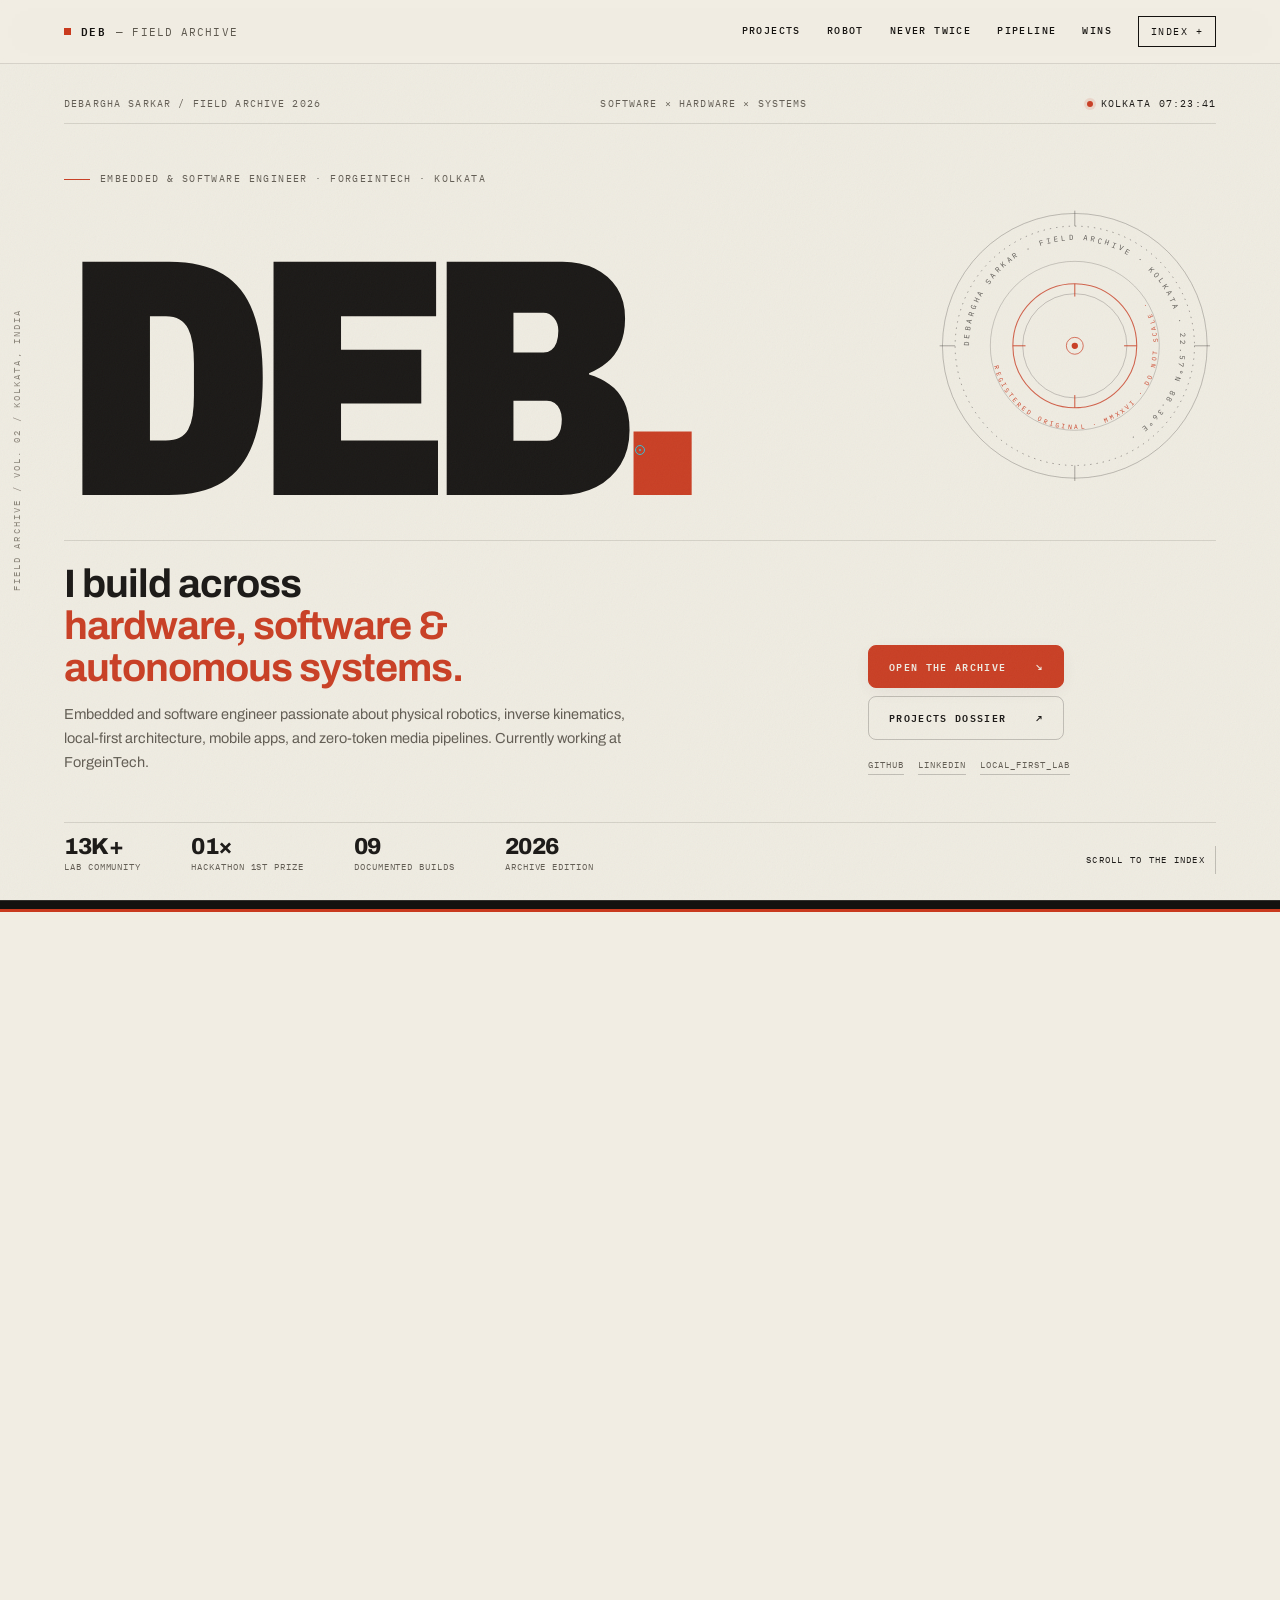
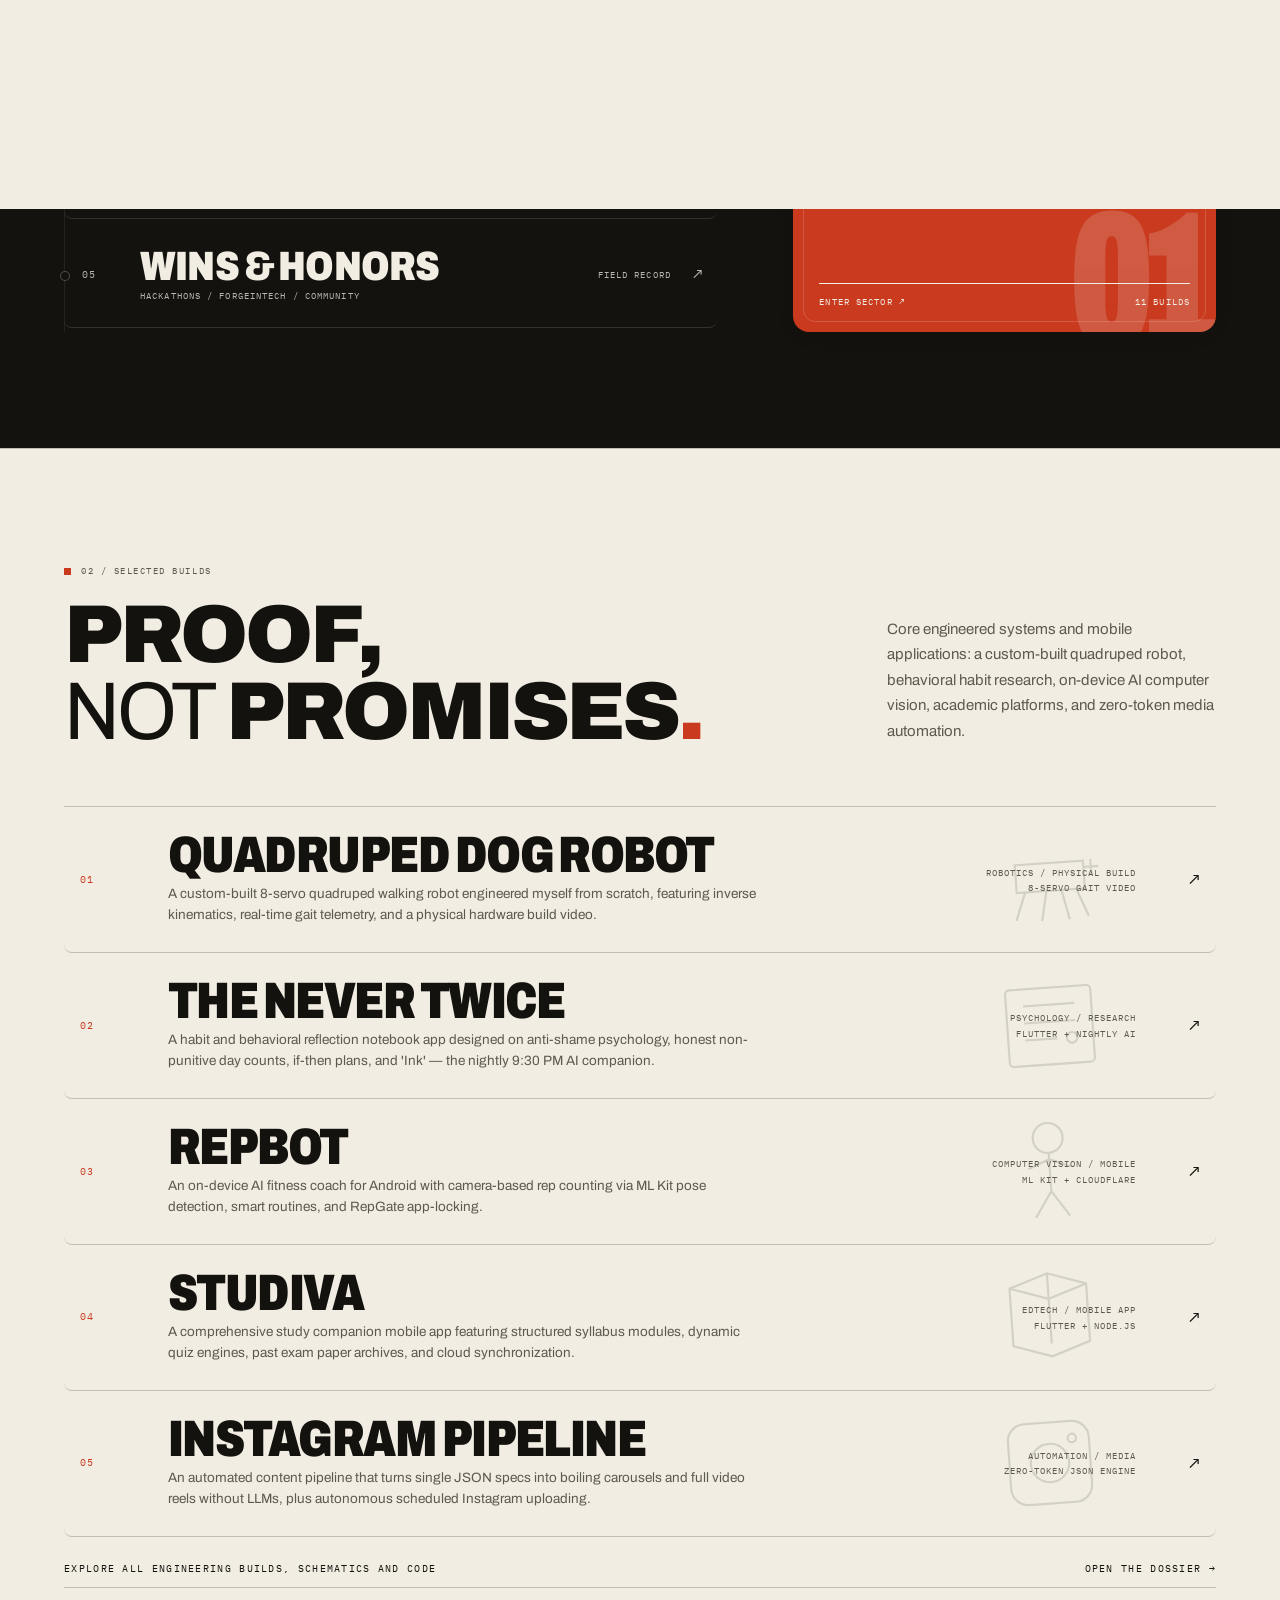
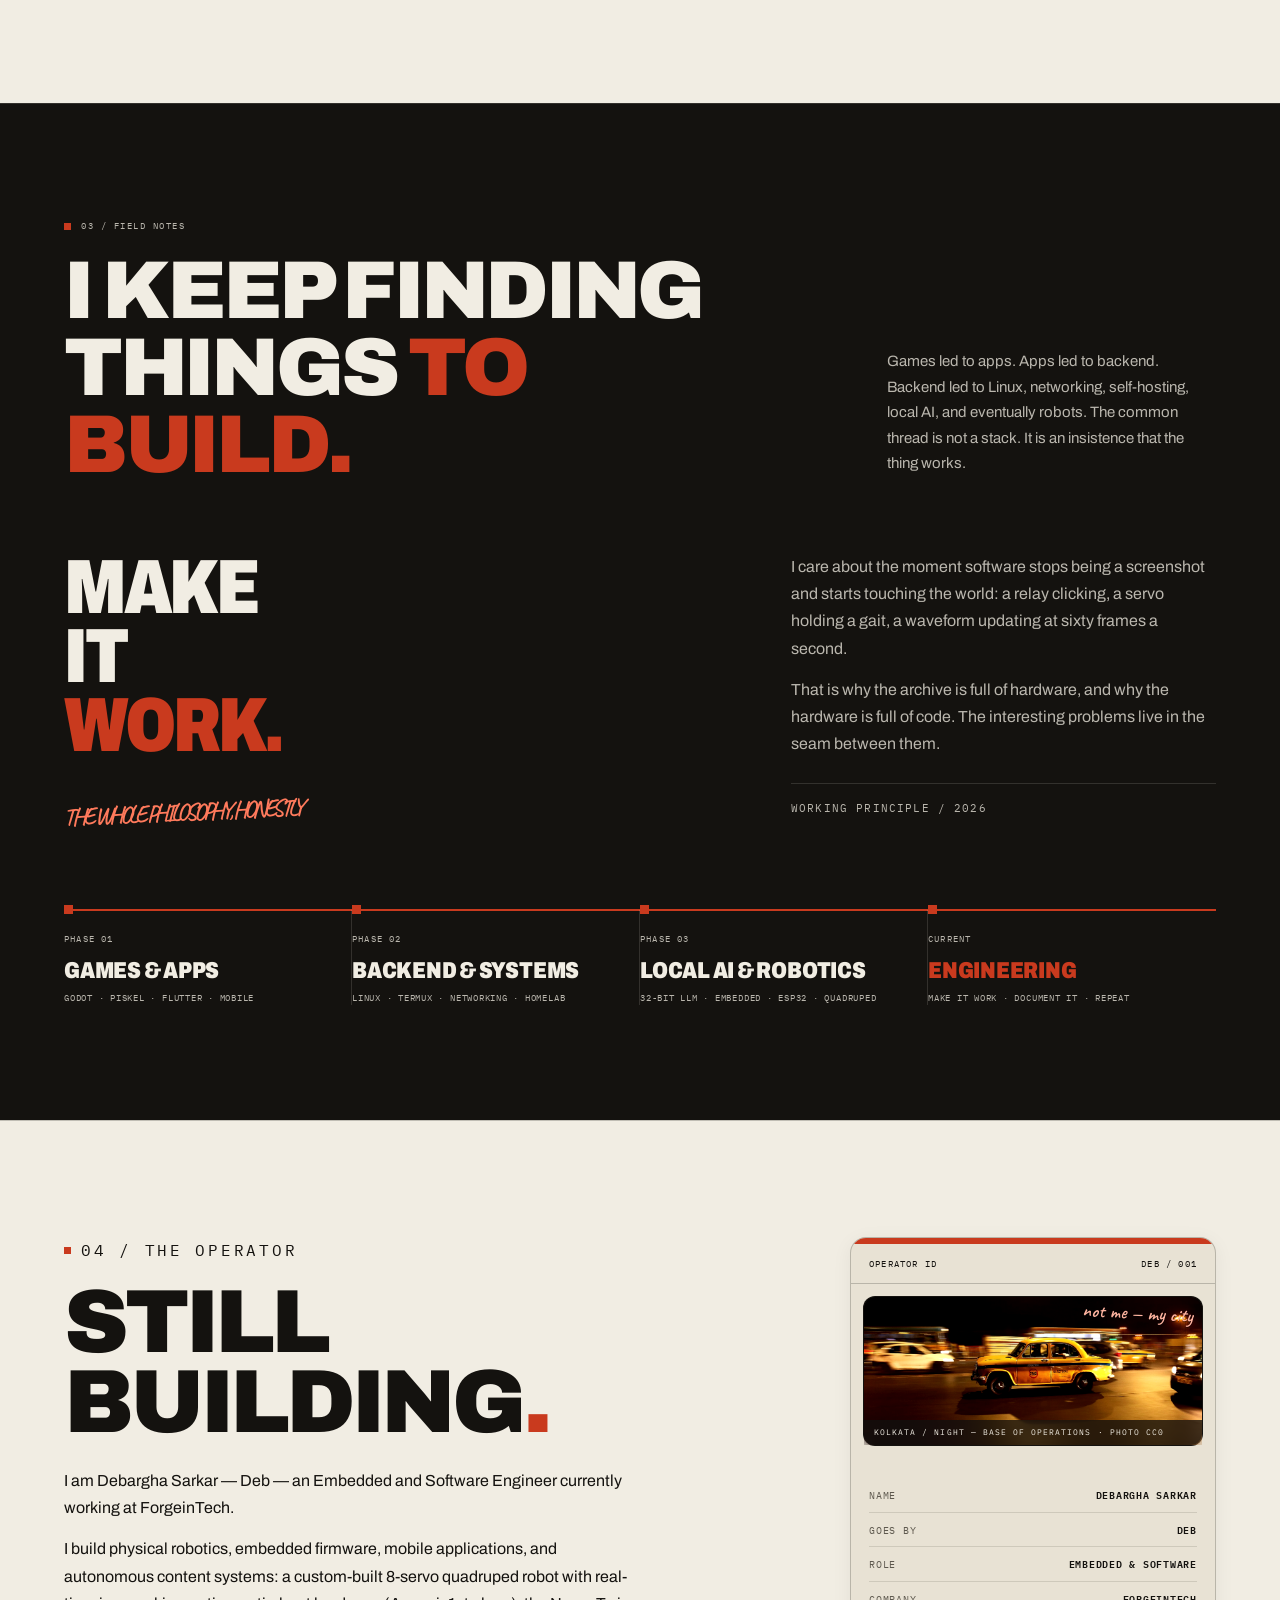
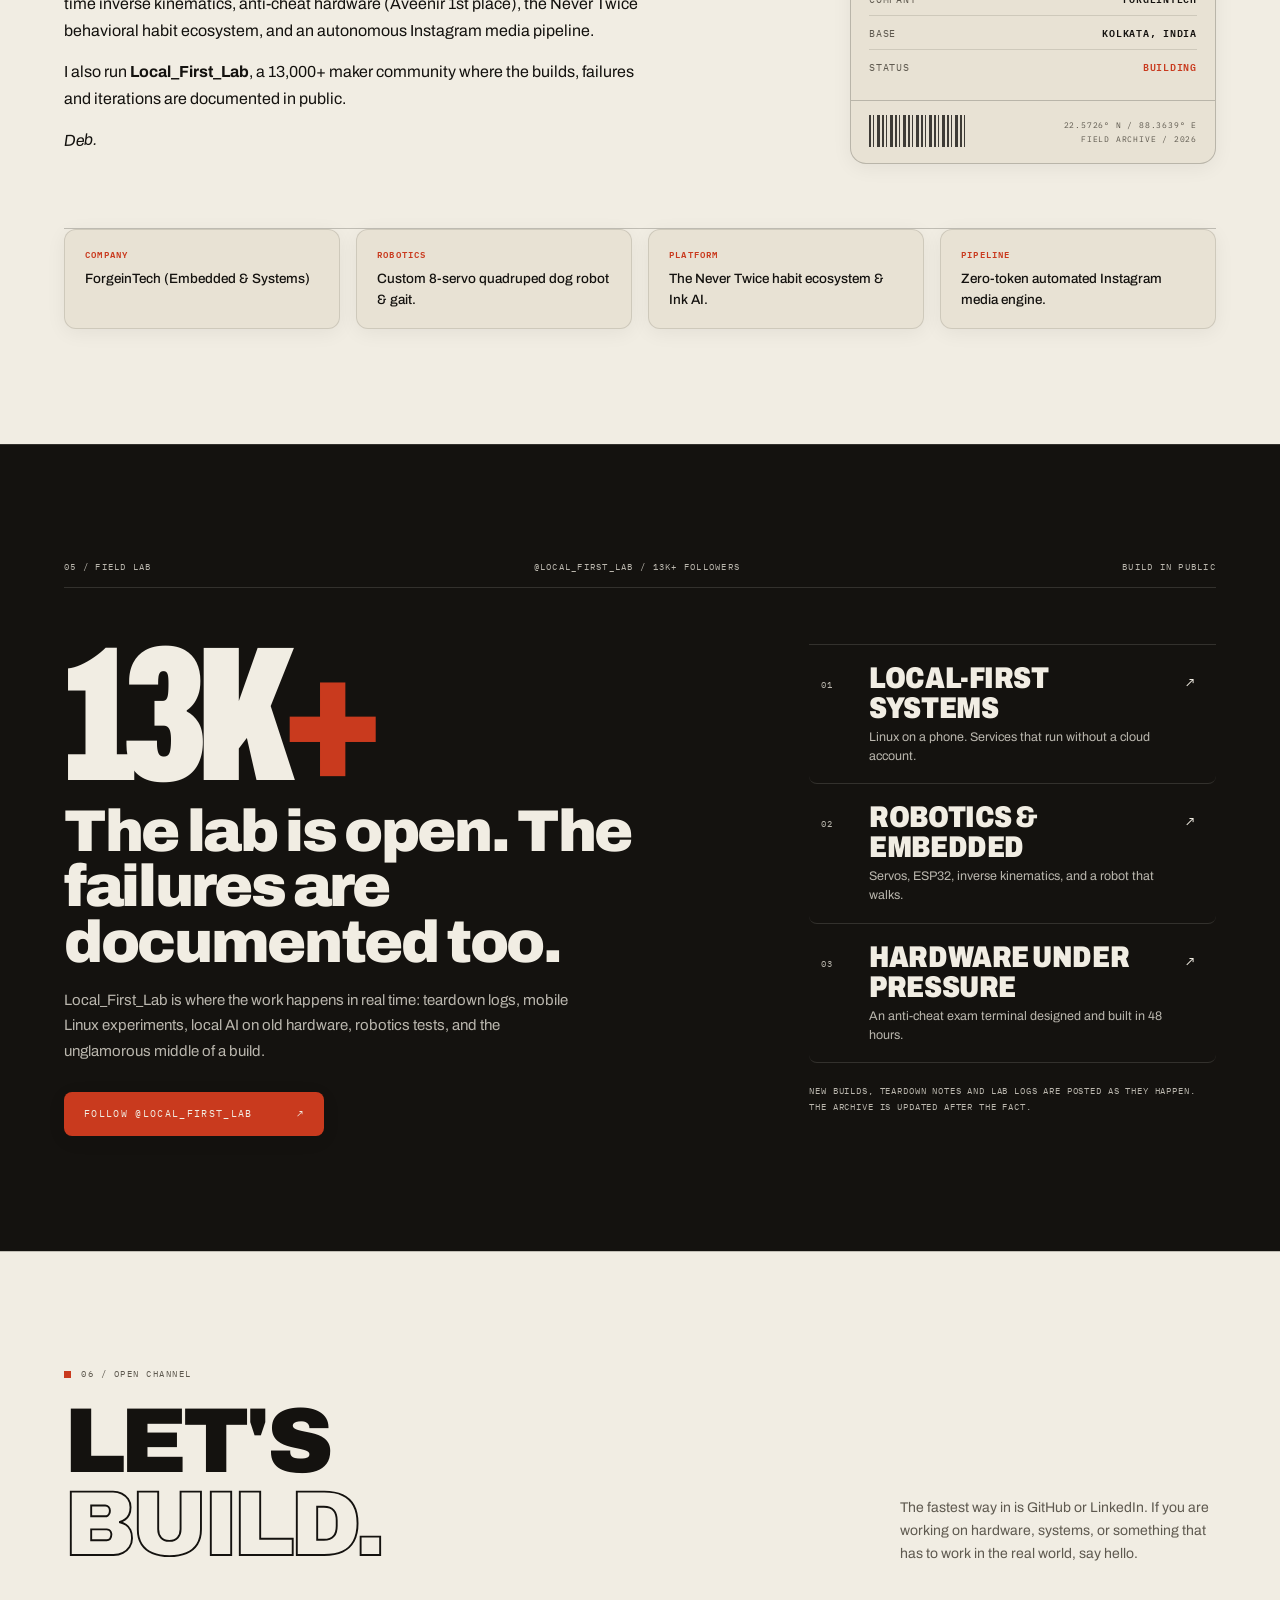
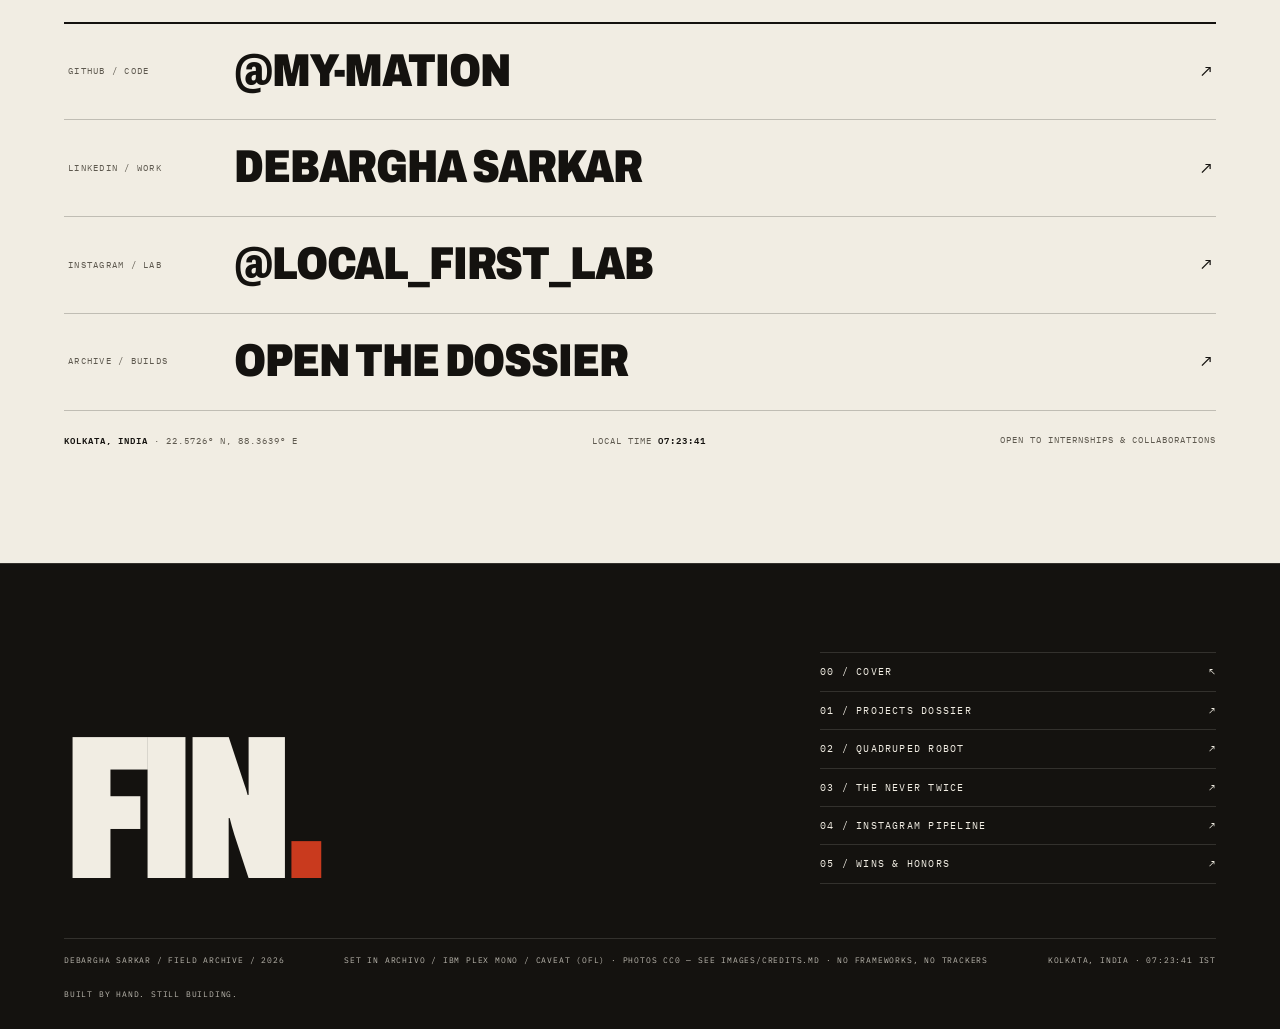
<file: index.html>
<!DOCTYPE html>
<html lang="en">
<head>
<meta charset="UTF-8">
<meta name="viewport" content="width=device-width, initial-scale=1.0">
<title>DEB — Field Archive / Software × Hardware × Systems</title>
<meta name="description" content="Debargha Sarkar (Deb) — builder in Kolkata. Anti-cheat exam hardware, a walking quadruped, a phone homelab, clinical telemetry, and a 13K+ maker lab.">
<link rel="preconnect" href="https://fonts.googleapis.com">
<link rel="preconnect" href="https://fonts.gstatic.com" crossorigin>
<link href="https://fonts.googleapis.com/css2?family=Archivo:wdth,wght@62..125,100..900&family=IBM+Plex+Mono:wght@400;500;600&family=Caveat:wght@500;600;700&display=swap" rel="stylesheet">
<link rel="stylesheet" href="style.css">
<noscript><style>.rv{opacity:1!important;transform:none!important}</style></noscript>
<link rel="icon" href="favicon.svg" type="image/svg+xml">
<meta name="theme-color" content="#f1ede3">
<meta property="og:type" content="website">
<meta property="og:title" content="DEB — Field Archive">
<meta property="og:description" content="Software × hardware × systems from Kolkata. Proof, not promises.">
<meta property="og:image" content="images/og.jpg">
<meta name="twitter:card" content="summary_large_image">
<meta name="twitter:title" content="DEB — Field Archive">
<meta name="twitter:description" content="Software × hardware × systems from Kolkata. Proof, not promises.">
<meta name="twitter:image" content="images/og.jpg">
</head>
<body class="home">
<a class="skiplink" href="#junction">Skip to content</a>
<div id="noise" aria-hidden="true"></div>
<canvas id="trail" aria-hidden="true"></canvas>
<div id="cursor" aria-hidden="true"></div>
<div id="cursorTag" aria-hidden="true">OPEN</div>
<div id="progress" aria-hidden="true"></div>
<div id="curtain" aria-hidden="true"></div>

<!-- ============ NAVIGATION ============ -->
<nav id="siteNav" aria-label="Site">
  <a class="brand" href="index.html">DEB <span class="brand-sub hide-mobile">— FIELD ARCHIVE</span></a>
  <div class="nav-links">
    <a href="projects.html">Projects</a>
    <a href="projects.html#p02">Robot</a>
    <a href="projects.html#p10">Never Twice</a>
    <a href="projects.html#p11">Pipeline</a>
    <a href="achievements.html">Wins</a>
    <button id="tocBtn" aria-haspopup="dialog" aria-expanded="false" aria-controls="toc">Index +</button>
  </div>
</nav>

<!-- ============ TABLE OF CONTENTS ============ -->
<div id="toc" role="dialog" aria-modal="true" aria-label="Table of contents">
  <div class="toc-head"><h2>Field Index</h2><button id="tocClose">Close ×</button></div>
  <div class="toc-grid">
    <div>
      <p class="toc-label">This page</p>
      <ul class="toc-list">
        <li><a href="#cover"><span class="t-no">00</span><span class="t-title">Cover</span><span class="leader"></span><span class="t-pg">P.001</span></a></li>
        <li><a href="#junction"><span class="t-no">01</span><span class="t-title">The Junction</span><span class="leader"></span><span class="t-pg">P.002</span></a></li>
        <li><a href="#work"><span class="t-no">02</span><span class="t-title">Selected Builds</span><span class="leader"></span><span class="t-pg">P.003</span></a></li>
        <li><a href="#notes"><span class="t-no">03</span><span class="t-title">Field Notes</span><span class="leader"></span><span class="t-pg">P.004</span></a></li>
        <li><a href="#about"><span class="t-no">04</span><span class="t-title">The Operator</span><span class="leader"></span><span class="t-pg">P.005</span></a></li>
        <li><a href="#lab"><span class="t-no">05</span><span class="t-title">Field Lab</span><span class="leader"></span><span class="t-pg">P.006</span></a></li>
        <li><a href="#contact"><span class="t-no">06</span><span class="t-title">Open Channel</span><span class="leader"></span><span class="t-pg">P.007</span></a></li>
      </ul>
    </div>
    <div>
      <p class="toc-label">Major Projects &amp; Honors</p>
      <ul class="toc-list">
        <li><a href="projects.html"><span class="t-no">A</span><span class="t-title">Projects Dossier</span><span class="leader"></span><span class="t-pg">11 builds ↗</span></a></li>
        <li><a href="projects.html#p02"><span class="t-no">B</span><span class="t-title">Quadruped Robot (Video Demo)</span><span class="leader"></span><span class="t-pg">Video ↗</span></a></li>
        <li><a href="projects.html#p10"><span class="t-no">C</span><span class="t-title">The Never Twice (Research)</span><span class="leader"></span><span class="t-pg">App ↗</span></a></li>
        <li><a href="projects.html#p11"><span class="t-no">D</span><span class="t-title">Instagram Pipeline (Zero-Token)</span><span class="leader"></span><span class="t-pg">Engine ↗</span></a></li>
        <li><a href="achievements.html"><span class="t-no">E</span><span class="t-title">Achievements &amp; Honors</span><span class="leader"></span><span class="t-pg">Wins ↗</span></a></li>
        <li><a href="https://ecg-demo-one.vercel.app/" target="_blank" rel="noopener"><span class="t-no">↗</span><span class="t-title">ECG Live Demo</span><span class="leader"></span><span class="t-pg">Vercel ↗</span></a></li>
      </ul>
    </div>
  </div>
  <p class="toc-foot">DEBARGHA SARKAR / 2026 — SOFTWARE × HARDWARE × SYSTEMS — KOLKATA, IN</p>
</div>

<main>

<!-- ============ 00 / COVER ============ -->
<section id="cover" class="home-cover" data-page="P.001" data-name="COVER" aria-labelledby="cover-title">
  <div class="crops" aria-hidden="true"><i></i><i></i><i></i><i></i></div>
  <span class="cover-rail" aria-hidden="true">FIELD ARCHIVE / VOL. 02 / KOLKATA, INDIA</span>

  <div class="cover-top">
    <span>DEBARGHA SARKAR / FIELD ARCHIVE 2026</span>
    <span class="hide-mobile">SOFTWARE × HARDWARE × SYSTEMS</span>
    <span class="clock">KOLKATA <span class="js-clock" data-clock="time">00:00:00</span></span>
  </div>

  <div class="cover-main">
    <p class="cover-eyebrow">EMBEDDED &amp; SOFTWARE ENGINEER · FORGEINTECH · KOLKATA</p>

    <div class="cover-headline">
      <h1 id="cover-title" aria-label="DEB.">
        <span class="char" style="--d:.12s">D</span><span class="char" style="--d:.22s">E</span><span class="char" style="--d:.32s">B</span><span class="char dot" style="--d:.44s">.</span>
      </h1>

      <div class="cover-plate" aria-hidden="true">
        <svg viewBox="0 0 400 400" role="img">
          <defs>
            <path id="plateArc" d="M 200,200 m -150,0 a 150,150 0 1,1 300,0 a 150,150 0 1,1 -300,0"/>
            <path id="plateArcIn" d="M 200,200 m -118,0 a 118,118 0 1,0 236,0 a 118,118 0 1,0 -236,0"/>
          </defs>
          <g class="plate-spin">
            <circle cx="200" cy="200" r="188" fill="none" stroke="var(--ink)" stroke-width="1" opacity=".35"/>
            <circle cx="200" cy="200" r="170" fill="none" stroke="var(--ink)" stroke-width="1" stroke-dasharray="2 7" opacity=".55"/>
            <circle cx="200" cy="200" r="120" fill="none" stroke="var(--ink)" stroke-width="1" opacity=".28"/>
            <g stroke="var(--ink)" stroke-width="1" opacity=".5">
              <line x1="200" y1="8" x2="200" y2="30"/><line x1="200" y1="370" x2="200" y2="392"/>
              <line x1="8" y1="200" x2="30" y2="200"/><line x1="370" y1="200" x2="392" y2="200"/>
            </g>
            <text font-family="IBM Plex Mono, monospace" font-size="10.5" letter-spacing="4.6" fill="var(--ink)" opacity=".7">
              <textPath href="#plateArc" startOffset="0">DEBARGHA SARKAR · FIELD ARCHIVE · KOLKATA · 22.57°N 88.36°E · </textPath>
            </text>
          </g>
          <g class="plate-spin reverse">
            <circle cx="200" cy="200" r="88" fill="none" stroke="var(--red)" stroke-width="1.5" opacity=".8"/>
            <circle cx="200" cy="200" r="74" fill="none" stroke="var(--ink)" stroke-width="1" opacity=".3"/>
            <g stroke="var(--red)" stroke-width="1.4" opacity=".9">
              <line x1="200" y1="112" x2="200" y2="130"/>
              <line x1="200" y1="270" x2="200" y2="288"/>
              <line x1="112" y1="200" x2="130" y2="200"/>
              <line x1="270" y1="200" x2="288" y2="200"/>
            </g>
            <text font-family="IBM Plex Mono, monospace" font-size="9" letter-spacing="3.4" fill="var(--red)">
              <textPath href="#plateArcIn" startOffset="4%">REGISTERED ORIGINAL · MMXXVI · DO NOT SCALE · </textPath>
            </text>
          </g>
          <circle cx="200" cy="200" r="4.5" fill="var(--red)"/>
          <circle cx="200" cy="200" r="12" fill="none" stroke="var(--red)" stroke-width="1"/>
        </svg>
      </div>
    </div>

    <div class="cover-lower">
      <div class="cover-deck">
        <p class="deck-line">I build across <em>hardware, software &amp; autonomous systems.</em></p>
        <p class="deck-bio">Embedded and software engineer passionate about physical robotics, inverse kinematics, local-first architecture, mobile apps, and zero-token media pipelines. Currently working at ForgeinTech.</p>
      </div>
      <div class="cover-side">
        <div class="cover-actions">
          <a class="btn btn-primary" href="#junction">Open the archive <span class="arw" aria-hidden="true">↘</span></a>
          <a class="btn btn-ghost" href="projects.html">Projects dossier <span class="arw" aria-hidden="true">↗</span></a>
        </div>
        <div class="cover-socials">
          <a href="https://github.com/My-Mation" target="_blank" rel="noopener">GitHub</a>
          <a href="https://www.linkedin.com/in/debargha-sarkar-72575937/" target="_blank" rel="noopener">LinkedIn</a>
          <a href="https://www.instagram.com/local_first_lab/" target="_blank" rel="noopener">Local_First_Lab</a>
        </div>
      </div>
    </div>
  </div>

  <div class="cover-bottom">
    <div class="cover-stats">
      <div><b>13K+</b><span>Lab community</span></div>
      <div><b>01×</b><span>Hackathon 1st prize</span></div>
      <div><b>09</b><span>Documented builds</span></div>
      <div><b>2026</b><span>Archive edition</span></div>
    </div>
    <a class="cover-scroll" href="#junction">Scroll to the index <i aria-hidden="true"></i></a>
  </div>
</section>

<!-- ============ 01 / THE JUNCTION ============ -->
<section id="junction" class="home-section dark junction-section" data-page="P.002" data-name="THE JUNCTION" aria-labelledby="h-junction">
  <div class="section-head rv">
    <div>
      <p class="section-tag">01 / The junction</p>
      <h2 id="h-junction">PICK A<br><span class="thin">SECTOR.</span></h2>
    </div>
    <p class="section-intro">Engineered systems, hardware prototypes, behavioral research, and field honors. Hover or focus a sector to route the signal.</p>
    <span class="ink-note" style="margin-top:14px">psst — hover a row, the plate follows ↗</span>
  </div>

  <div class="junction-body rv">
    <div class="j-list" role="list">
      <a class="j-row is-active" role="listitem" href="projects.html" style="--accent:#c93a1e"
         data-accent="#c93a1e" data-ink="#f1ede3" data-code="SEC.01 / ENGINEERING" data-index="01"
         data-title="PROJECTS DOSSIER." data-desc="Complete technical dossier: custom 8-servo quadruped robot with video, un-cheatable exam hardware, clinical ECG telemetry suite, and on-device AI."
         data-meta="ALL BUILDS / CAD / CODE">
        <span class="j-no">01</span>
        <span class="j-name"><strong>Projects Dossier</strong><small>Robotics / hardware / code</small><span class="j-desc-inline">11 builds, from ESP32 exam terminals to a walking quadruped.</span></span>
        <span class="j-meta">All builds</span>
        <span class="j-arrow" aria-hidden="true">↗</span>
      </a>

      <a class="j-row" role="listitem" href="projects.html#p02" style="--accent:#c93a1e"
         data-accent="#c93a1e" data-ink="#f1ede3" data-code="SEC.02 / ROBOTICS" data-index="02"
         data-title="QUADRUPED ROBOT." data-desc="A physical 8-servo quadruped dog robot engineered and fabricated from scratch with inverse kinematics, gait trigonometry, and live video demo."
         data-meta="HARDWARE REEL / VIDEO">
        <span class="j-no">02</span>
        <span class="j-name"><strong>Quadruped Robot</strong><small>Custom 8-servo robot / inverse kinematics</small><span class="j-desc-inline">Hardware build, inverse kinematics math, and video reel with sound.</span></span>
        <span class="j-meta">Physical build</span>
        <span class="j-arrow" aria-hidden="true">↗</span>
      </a>

      <a class="j-row" role="listitem" href="projects.html#p10" style="--accent:#c93a1e"
         data-accent="#c93a1e" data-ink="#f1ede3" data-code="SEC.03 / RESEARCH" data-index="03"
         data-title="THE NEVER TWICE." data-desc="Behavioral habit platform and psychological research into anti-streak design, honest notebook day counts, and Ink, the nightly 9:30 PM AI companion."
         data-meta="BEHAVIORAL RESEARCH">
        <span class="j-no">03</span>
        <span class="j-name"><strong>The Never Twice</strong><small>Habit psychology / Flutter / Nightly AI</small><span class="j-desc-inline">Cognitive research into habit friction and shame-free habit building.</span></span>
        <span class="j-meta">Research app</span>
        <span class="j-arrow" aria-hidden="true">↗</span>
      </a>

      <a class="j-row" role="listitem" href="projects.html#p11" style="--accent:#c93a1e"
         data-accent="#c93a1e" data-ink="#f1ede3" data-code="SEC.04 / PIPELINE" data-index="04"
         data-title="INSTAGRAM PIPELINE." data-desc="Zero-token autonomous media production line: converts declarative JSON specs into boiling carousels and full video reels without LLMs, plus autonomous Instagram uploading."
         data-meta="ZERO-TOKEN AUTOMATION">
        <span class="j-no">04</span>
        <span class="j-name"><strong>Instagram Pipeline</strong><small>JSON-to-video / Python uploader</small><span class="j-desc-inline">Procedural boiling carousels, audio catalog matching, and spaced publishing.</span></span>
        <span class="j-meta">Autonomous</span>
        <span class="j-arrow" aria-hidden="true">↗</span>
      </a>

      <a class="j-row" role="listitem" href="achievements.html" style="--accent:#c93a1e"
         data-accent="#c93a1e" data-ink="#f1ede3" data-code="SEC.05 / HONORS" data-index="05"
         data-title="WINS &amp; HONORS." data-desc="Aveenir Hackathon first place with OSAMU. A predictive-health sprint with VISO. Engineering at ForgeinTech. And a 13,000+ maker community."
         data-meta="FIELD RECORD / 2026">
        <span class="j-no">05</span>
        <span class="j-name"><strong>Wins &amp; Honors</strong><small>Hackathons / ForgeinTech / community</small><span class="j-desc-inline">First place at Aveenir, ForgeinTech, and 13K+ builders.</span></span>
        <span class="j-meta">Field record</span>
        <span class="j-arrow" aria-hidden="true">↗</span>
      </a>
    </div>

    <aside class="j-preview" id="jPreview" role="link" tabindex="0" aria-label="Open Projects Dossier" style="--accent:#c93a1e;--accent-ink:#f1ede3">
      <div class="jp-top"><span id="jpCode">SEC.01 / ENGINEERING</span><span>DEB ARCHIVE</span></div>
      <span class="jp-num" id="jpNum" aria-hidden="true">01</span>
      <div class="jp-body">
        <h3 class="jp-title" id="jpTitle">PROJECTS DOSSIER.</h3>
        <p class="jp-desc" id="jpDesc">Complete technical dossier: custom 8-servo quadruped robot with video, un-cheatable exam hardware, clinical ECG telemetry suite, and on-device AI.</p>
      </div>
      <div class="jp-foot"><span class="jp-open">Enter sector <span class="jp-arrow" aria-hidden="true">↗</span></span><span id="jpMeta">11 BUILDS</span></div>
    </aside>
  </div>
</section>

<!-- ============ 02 / SELECTED BUILDS ============ -->
<section id="work" class="home-section" data-page="P.003" data-name="SELECTED BUILDS" aria-labelledby="h-work">
  <div class="section-head rv">
    <div>
      <p class="section-tag">02 / Selected builds</p>
      <h2 id="h-work">PROOF,<br><span class="thin">NOT</span> PROMISES<span class="red">.</span></h2>
    </div>
    <p class="section-intro">Core engineered systems and mobile applications: a custom-built quadruped robot, behavioral habit research, on-device AI computer vision, academic platforms, and zero-token media automation.</p>
  </div>

  <div class="work-list rv">
    <a class="work-row" href="projects.html#p02">
      <span class="w-no">01</span>
      <span class="w-main"><h3>Quadruped Dog Robot</h3><p>A custom-built 8-servo quadruped walking robot engineered myself from scratch, featuring inverse kinematics, real-time gait telemetry, and a physical hardware build video.</p></span>
      <span class="w-meta">Robotics / Physical Build<br>8-Servo Gait Video</span>
      <span class="w-arrow" aria-hidden="true">↗</span>
      <span class="w-figure" aria-hidden="true"><svg viewBox="0 0 120 120" fill="none" stroke="currentColor" stroke-width="2"><rect x="28" y="44" width="64" height="26"/><path d="M36 70l-10 26M56 70l-6 28M84 70l10 26M70 70l6 28"/><path d="M92 50h14M99 43v14"/></svg></span>
    </a>

    <a class="work-row" href="projects.html#p10">
      <span class="w-no">02</span>
      <span class="w-main"><h3>The Never Twice</h3><p>A habit and behavioral reflection notebook app designed on anti-shame psychology, honest non-punitive day counts, if-then plans, and 'Ink' — the nightly 9:30 PM AI companion.</p></span>
      <span class="w-meta">Psychology / Research<br>Flutter + Nightly AI</span>
      <span class="w-arrow" aria-hidden="true">↗</span>
      <span class="w-figure" aria-hidden="true"><svg viewBox="0 0 120 120" fill="none" stroke="currentColor" stroke-width="2"><rect x="20" y="24" width="80" height="72" rx="4"/><path d="M36 40h48M36 56h48M36 72h30"/><circle cx="80" cy="72" r="5"/></svg></span>
    </a>

    <a class="work-row" href="projects.html#p05">
      <span class="w-no">03</span>
      <span class="w-main"><h3>RepBot</h3><p>An on-device AI fitness coach for Android with camera-based rep counting via ML Kit pose detection, smart routines, and RepGate app-locking.</p></span>
      <span class="w-meta">Computer Vision / Mobile<br>ML Kit + Cloudflare</span>
      <span class="w-arrow" aria-hidden="true">↗</span>
      <span class="w-figure" aria-hidden="true"><svg viewBox="0 0 120 120" fill="none" stroke="currentColor" stroke-width="2"><circle cx="60" cy="28" r="14"/><path d="M60 42v36M40 56l20-8 20 8M44 102l16-24 16 24"/></svg></span>
    </a>

    <a class="work-row" href="projects.html#p04">
      <span class="w-no">04</span>
      <span class="w-main"><h3>Studiva</h3><p>A comprehensive study companion mobile app featuring structured syllabus modules, dynamic quiz engines, past exam paper archives, and cloud synchronization.</p></span>
      <span class="w-meta">EdTech / Mobile App<br>Flutter + Node.js</span>
      <span class="w-arrow" aria-hidden="true">↗</span>
      <span class="w-figure" aria-hidden="true"><svg viewBox="0 0 120 120" fill="none" stroke="currentColor" stroke-width="2"><path d="M24 30l36-12 36 12v54l-36 12-36-12z"/><path d="M60 18v66M24 30l36 12 36-12"/></svg></span>
    </a>

    <a class="work-row" href="projects.html#p11">
      <span class="w-no">05</span>
      <span class="w-main"><h3>Instagram Pipeline</h3><p>An automated content pipeline that turns single JSON specs into boiling carousels and full video reels without LLMs, plus autonomous scheduled Instagram uploading.</p></span>
      <span class="w-meta">Automation / Media<br>Zero-Token JSON Engine</span>
      <span class="w-arrow" aria-hidden="true">↗</span>
      <span class="w-figure" aria-hidden="true"><svg viewBox="0 0 120 120" fill="none" stroke="currentColor" stroke-width="2"><rect x="22" y="22" width="76" height="76" rx="16"/><circle cx="60" cy="60" r="18"/><circle cx="82" cy="38" r="4"/></svg></span>
    </a>
  </div>

  <a class="work-all" href="projects.html"><span>Explore all engineering builds, schematics and code</span><span aria-hidden="true">Open the dossier →</span></a>
</section>

<!-- ============ 03 / FIELD NOTES ============ -->
<section id="notes" class="home-section dark notes-section" data-page="P.004" data-name="FIELD NOTES" aria-labelledby="h-notes">
  <div class="notes-inner">
    <p class="section-tag">03 / Field notes</p>
    <div class="section-head rv">
      <h2 id="h-notes">I KEEP FINDING<br>THINGS <span class="red">TO BUILD.</span></h2>
      <p class="section-intro">Games led to apps. Apps led to backend. Backend led to Linux, networking, self-hosting, local AI, and eventually robots. The common thread is not a stack. It is an insistence that the thing works.</p>
    </div>

    <div class="notes-grid rv">
      <p class="notes-quote">MAKE<br>IT<br><span class="red">WORK.</span><br><span class="ink-note" style="margin-top:12px">the whole philosophy, honestly</span></p>
      <div class="notes-copy">
        <p>I care about the moment software stops being a screenshot and starts touching the world: a relay clicking, a servo holding a gait, a waveform updating at sixty frames a second.</p>
        <p>That is why the archive is full of hardware, and why the hardware is full of code. The interesting problems live in the seam between them.</p>
        <span class="mono">Working principle / 2026</span>
      </div>
    </div>

    <ol class="phase-line rv" aria-label="Builder progression">
      <li><span class="ph-no">PHASE 01</span><h3>Games &amp; apps</h3><p>Godot · Piskel · Flutter · mobile</p></li>
      <li><span class="ph-no">PHASE 02</span><h3>Backend &amp; systems</h3><p>Linux · Termux · networking · homelab</p></li>
      <li><span class="ph-no">PHASE 03</span><h3>Local AI &amp; robotics</h3><p>32-bit LLM · embedded · ESP32 · quadruped</p></li>
      <li class="current"><span class="ph-no">CURRENT</span><h3>Engineering</h3><p>Make it work · document it · repeat</p></li>
    </ol>
  </div>
</section>

<!-- ============ 04 / THE OPERATOR ============ -->
<section id="about" class="home-section about-section" data-page="P.005" data-name="THE OPERATOR" aria-labelledby="h-about">
  <div class="about-grid rv">
    <div class="about-main">
      <p class="section-tag">04 / The operator</p>
      <h2 id="h-about">STILL<br>BUILDING<span class="red">.</span></h2>
      <p>I am Debargha Sarkar — Deb — an Embedded and Software Engineer currently working at ForgeinTech.</p>
      <p>I build physical robotics, embedded firmware, mobile applications, and autonomous content systems: a custom-built 8-servo quadruped robot with real-time inverse kinematics, anti-cheat hardware (Aveenir 1st place), the Never Twice behavioral habit ecosystem, and an autonomous Instagram media pipeline.</p>
      <p>I also run <strong>Local_First_Lab</strong>, a 13,000+ maker community where the builds, failures and iterations are documented in public.</p>
      <p class="about-sign">Deb.</p>
    </div>

    <aside class="id-card" aria-label="Operator identity card">
      <div class="id-head"><span>Operator ID</span><span>DEB / 001</span></div>
      <figure class="id-photo">
        <img src="images/kolkata-night.jpg" alt="Night traffic in Kolkata — a yellow Ambassador taxi under streetlights" loading="lazy">
        <figcaption>Kolkata / night — base of operations · photo CC0</figcaption>
        <span class="ink-note" aria-hidden="true">not me — my city</span>
      </figure>
      <div class="id-body">
        <div class="id-field"><span>Name</span><strong>Debargha Sarkar</strong></div>
        <div class="id-field"><span>Goes by</span><strong>Deb</strong></div>
        <div class="id-field"><span>Role</span><strong>Embedded &amp; Software</strong></div>
        <div class="id-field"><span>Company</span><strong>ForgeinTech</strong></div>
        <div class="id-field"><span>Base</span><strong>Kolkata, India</strong></div>
        <div class="id-field"><span>Status</span><strong style="color:var(--red)">Building</strong></div>
      </div>
      <div class="id-foot">
        <div class="barcode" aria-hidden="true"></div>
        <div class="id-loc">22.5726° N / 88.3639° E<br>Field archive / 2026</div>
      </div>
    </aside>
  </div>

  <div class="currently" aria-label="Current status">
    <div><span>Company</span><p>ForgeinTech (Embedded &amp; Systems)</p></div>
    <div><span>Robotics</span><p>Custom 8-servo quadruped dog robot &amp; gait.</p></div>
    <div><span>Platform</span><p>The Never Twice habit ecosystem &amp; Ink AI.</p></div>
    <div><span>Pipeline</span><p>Zero-token automated Instagram media engine.</p></div>
  </div>
</section>

<!-- ============ 05 / FIELD LAB ============ -->
<section id="lab" class="home-section dark lab-section" data-page="P.006" data-name="FIELD LAB" aria-labelledby="h-lab">
  <div class="lab-top"><span>05 / Field lab</span><span>@LOCAL_FIRST_LAB / 13K+ FOLLOWERS</span><span>Build in public</span></div>

  <div class="lab-main rv">
    <div>
      <p class="lab-number">13K<em>+</em></p>
      <h2 id="h-lab">The lab is open. The failures are documented too.</h2>
      <p class="lab-intro">Local_First_Lab is where the work happens in real time: teardown logs, mobile Linux experiments, local AI on old hardware, robotics tests, and the unglamorous middle of a build.</p>
      <a class="lab-cta" href="https://www.instagram.com/local_first_lab/" target="_blank" rel="noopener">Follow @local_first_lab <span aria-hidden="true">↗</span></a>
    </div>

    <div class="lab-topics">
      <a class="lab-topic" href="projects.html#p03">
        <span class="lt-no">01</span>
        <span><h3>Local-first systems</h3><p>Linux on a phone. Services that run without a cloud account.</p></span>
        <span class="lt-arrow" aria-hidden="true">↗</span>
      </a>
      <a class="lab-topic" href="projects.html#p02">
        <span class="lt-no">02</span>
        <span><h3>Robotics &amp; embedded</h3><p>Servos, ESP32, inverse kinematics, and a robot that walks.</p></span>
        <span class="lt-arrow" aria-hidden="true">↗</span>
      </a>
      <a class="lab-topic" href="projects.html#p01">
        <span class="lt-no">03</span>
        <span><h3>Hardware under pressure</h3><p>An anti-cheat exam terminal designed and built in 48 hours.</p></span>
        <span class="lt-arrow" aria-hidden="true">↗</span>
      </a>
      <p class="lab-note">New builds, teardown notes and lab logs are posted as they happen. The archive is updated after the fact.</p>
    </div>
  </div>
</section>

<!-- ============ 06 / OPEN CHANNEL ============ -->
<section id="contact" class="home-section contact-section" data-page="P.007" data-name="OPEN CHANNEL" aria-labelledby="h-contact">
  <div class="contact-inner">
    <div class="contact-head rv">
      <div>
        <p class="section-tag">06 / Open channel</p>
        <h2 id="h-contact">LET'S<br><span class="outline">BUILD.</span></h2>
      </div>
      <p class="contact-note">The fastest way in is GitHub or LinkedIn. If you are working on hardware, systems, or something that has to work in the real world, say hello.</p>
    </div>

    <div class="contact-rows rv">
      <a class="contact-row" href="https://github.com/My-Mation" target="_blank" rel="noopener">
        <span class="cr-label">GitHub / Code</span><span class="cr-value">@My-Mation</span><span class="cr-arrow" aria-hidden="true">↗</span>
      </a>
      <a class="contact-row" href="https://www.linkedin.com/in/debargha-sarkar-72575937/" target="_blank" rel="noopener">
        <span class="cr-label">LinkedIn / Work</span><span class="cr-value">Debargha Sarkar</span><span class="cr-arrow" aria-hidden="true">↗</span>
      </a>
      <a class="contact-row" href="https://www.instagram.com/local_first_lab/" target="_blank" rel="noopener">
        <span class="cr-label">Instagram / Lab</span><span class="cr-value">@local_first_lab</span><span class="cr-arrow" aria-hidden="true">↗</span>
      </a>
      <a class="contact-row" href="projects.html">
        <span class="cr-label">Archive / Builds</span><span class="cr-value">Open the dossier</span><span class="cr-arrow" aria-hidden="true">↗</span>
      </a>
    </div>

    <div class="contact-meta">
      <span><b>Kolkata, India</b> · 22.5726° N, 88.3639° E</span>
      <span>Local time <b class="js-clock">00:00:00</b></span>
      <span>Open to internships &amp; collaborations</span>
    </div>
  </div>
</section>

</main>

<!-- ============ 07 / COLOPHON ============ -->
<footer class="home-footer" data-page="P.008" data-name="COLOPHON">
  <div class="footer-inner">
    <div class="footer-top rv">
      <p class="footer-fin">FIN<span>.</span></p>
      <nav class="footer-nav" aria-label="Footer">
        <a href="index.html"><span>00 / Cover</span><span aria-hidden="true">↖</span></a>
        <a href="projects.html"><span>01 / Projects Dossier</span><span aria-hidden="true">↗</span></a>
        <a href="projects.html#p02"><span>02 / Quadruped Robot</span><span aria-hidden="true">↗</span></a>
        <a href="projects.html#p10"><span>03 / The Never Twice</span><span aria-hidden="true">↗</span></a>
        <a href="projects.html#p11"><span>04 / Instagram Pipeline</span><span aria-hidden="true">↗</span></a>
        <a href="achievements.html"><span>05 / Wins &amp; Honors</span><span aria-hidden="true">↗</span></a>
      </nav>
    </div>
    <div class="footer-colophon">
      <span>DEBARGHA SARKAR / FIELD ARCHIVE / 2026</span>
      <span>Set in Archivo / IBM Plex Mono / Caveat (OFL) · photos CC0 — see images/CREDITS.md · no frameworks, no trackers</span>
      <span>Kolkata, India · <span class="js-clock">00:00:00</span> IST</span>
      <span>Built by hand. Still building.</span>
    </div>
  </div>
</footer>

<div id="pageBar" aria-hidden="true">
  <span id="pgL">P.001 — COVER</span>
  <span class="r">DEB / 2026 — STILL BUILDING</span>
</div>

<script src="script.js"></script>
<script src="home.js"></script>
</body>
</html>
</file>
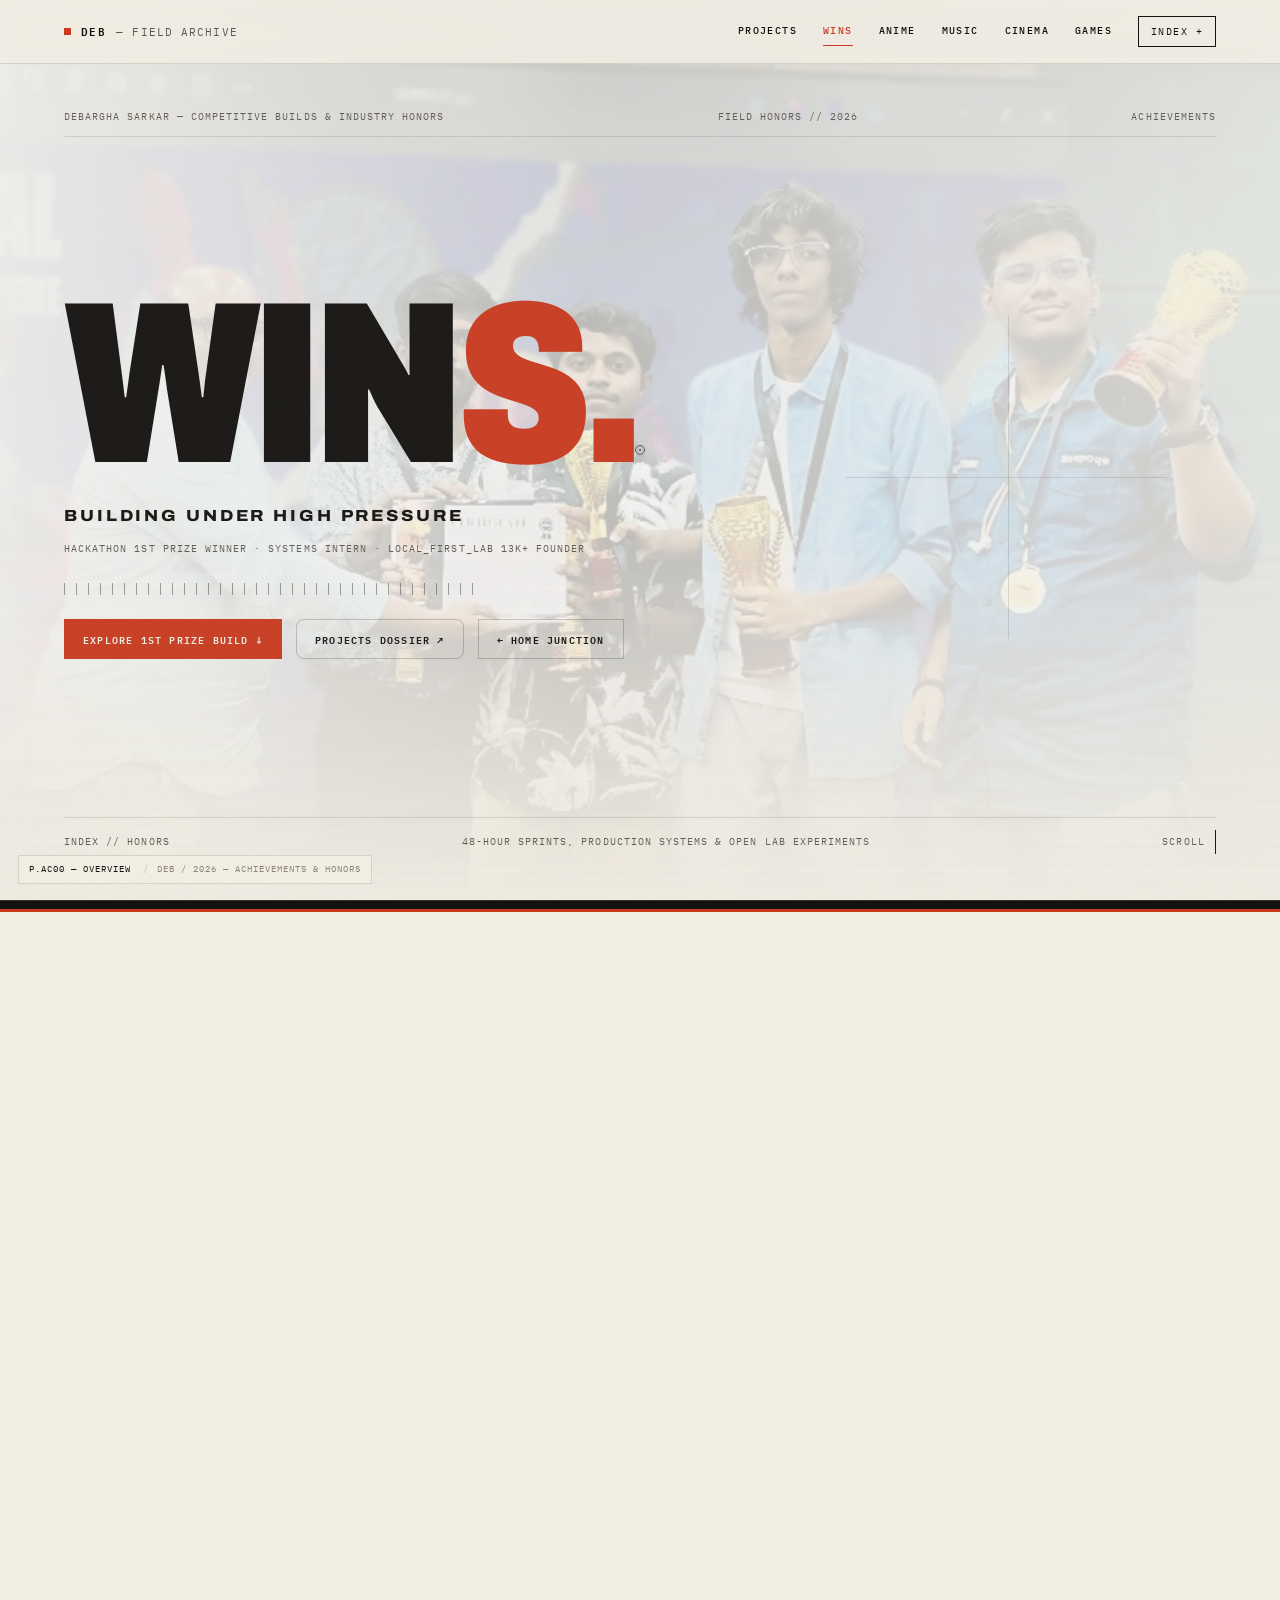
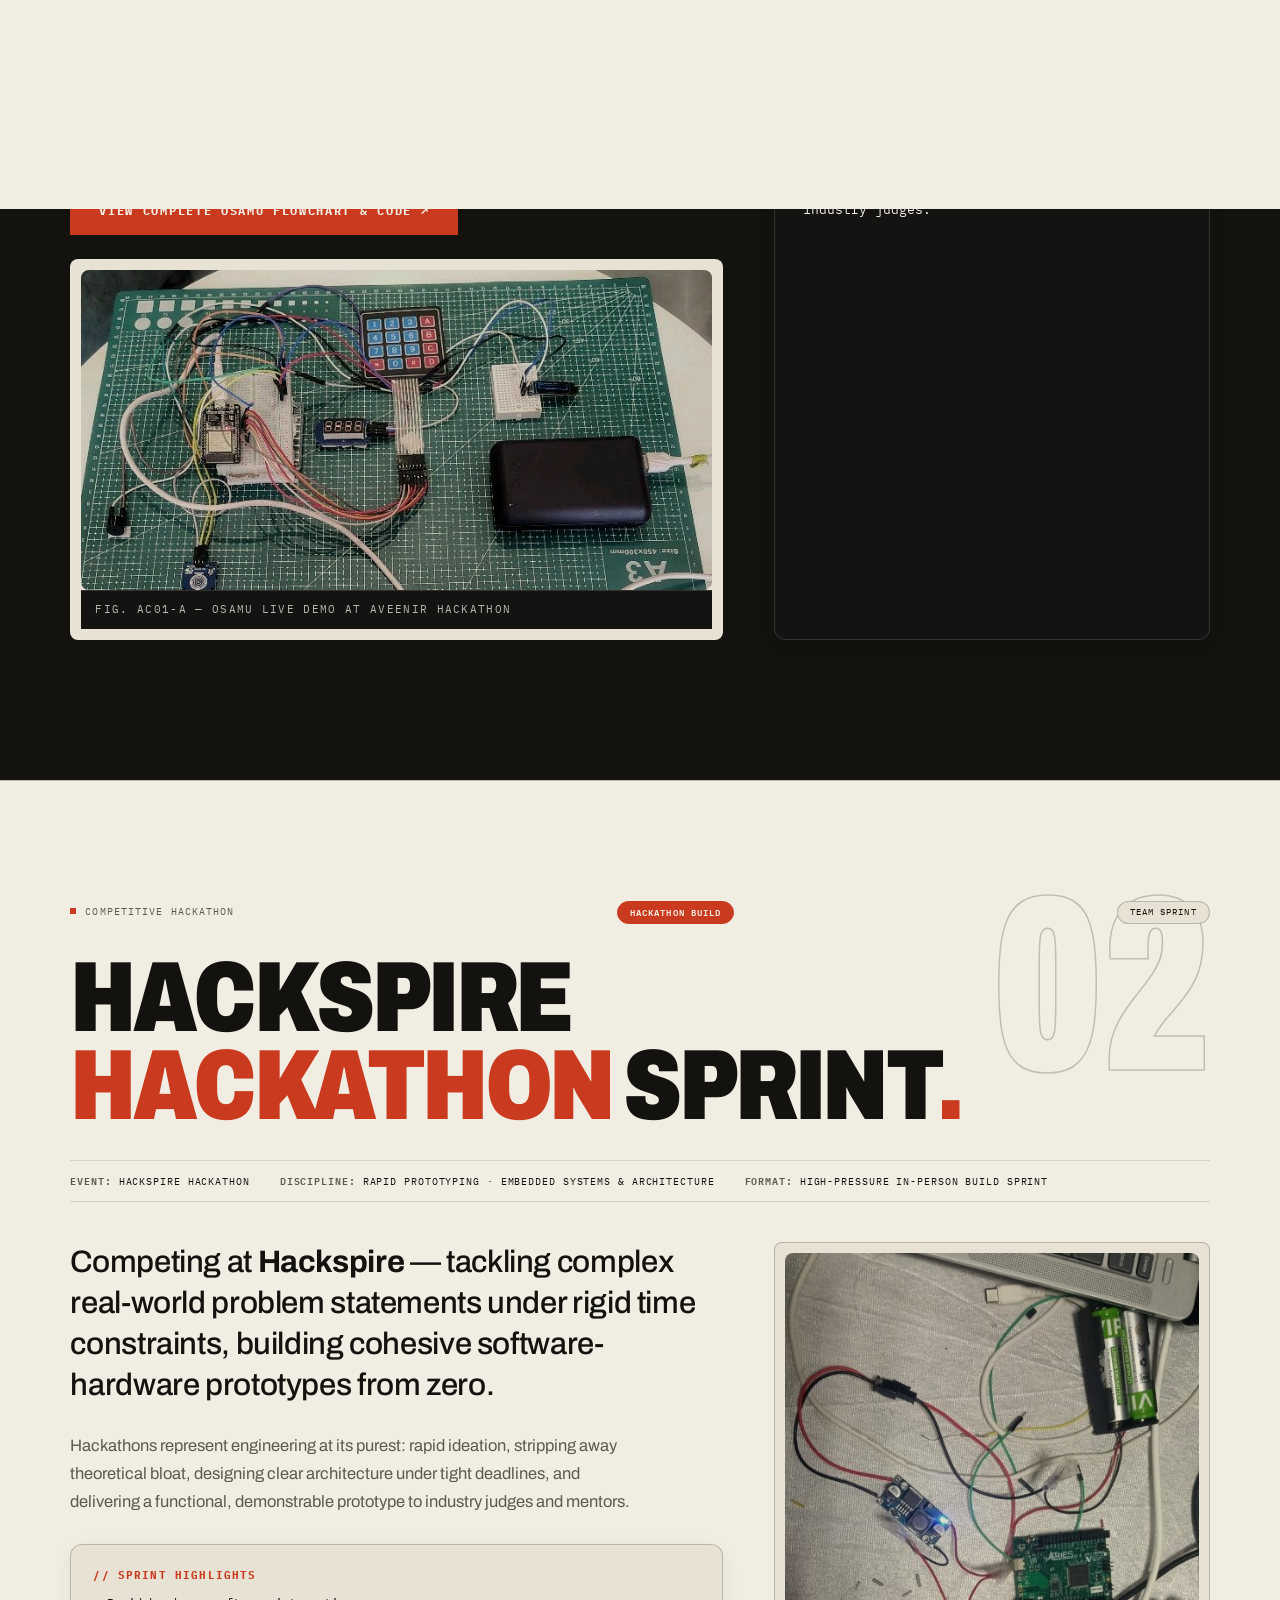
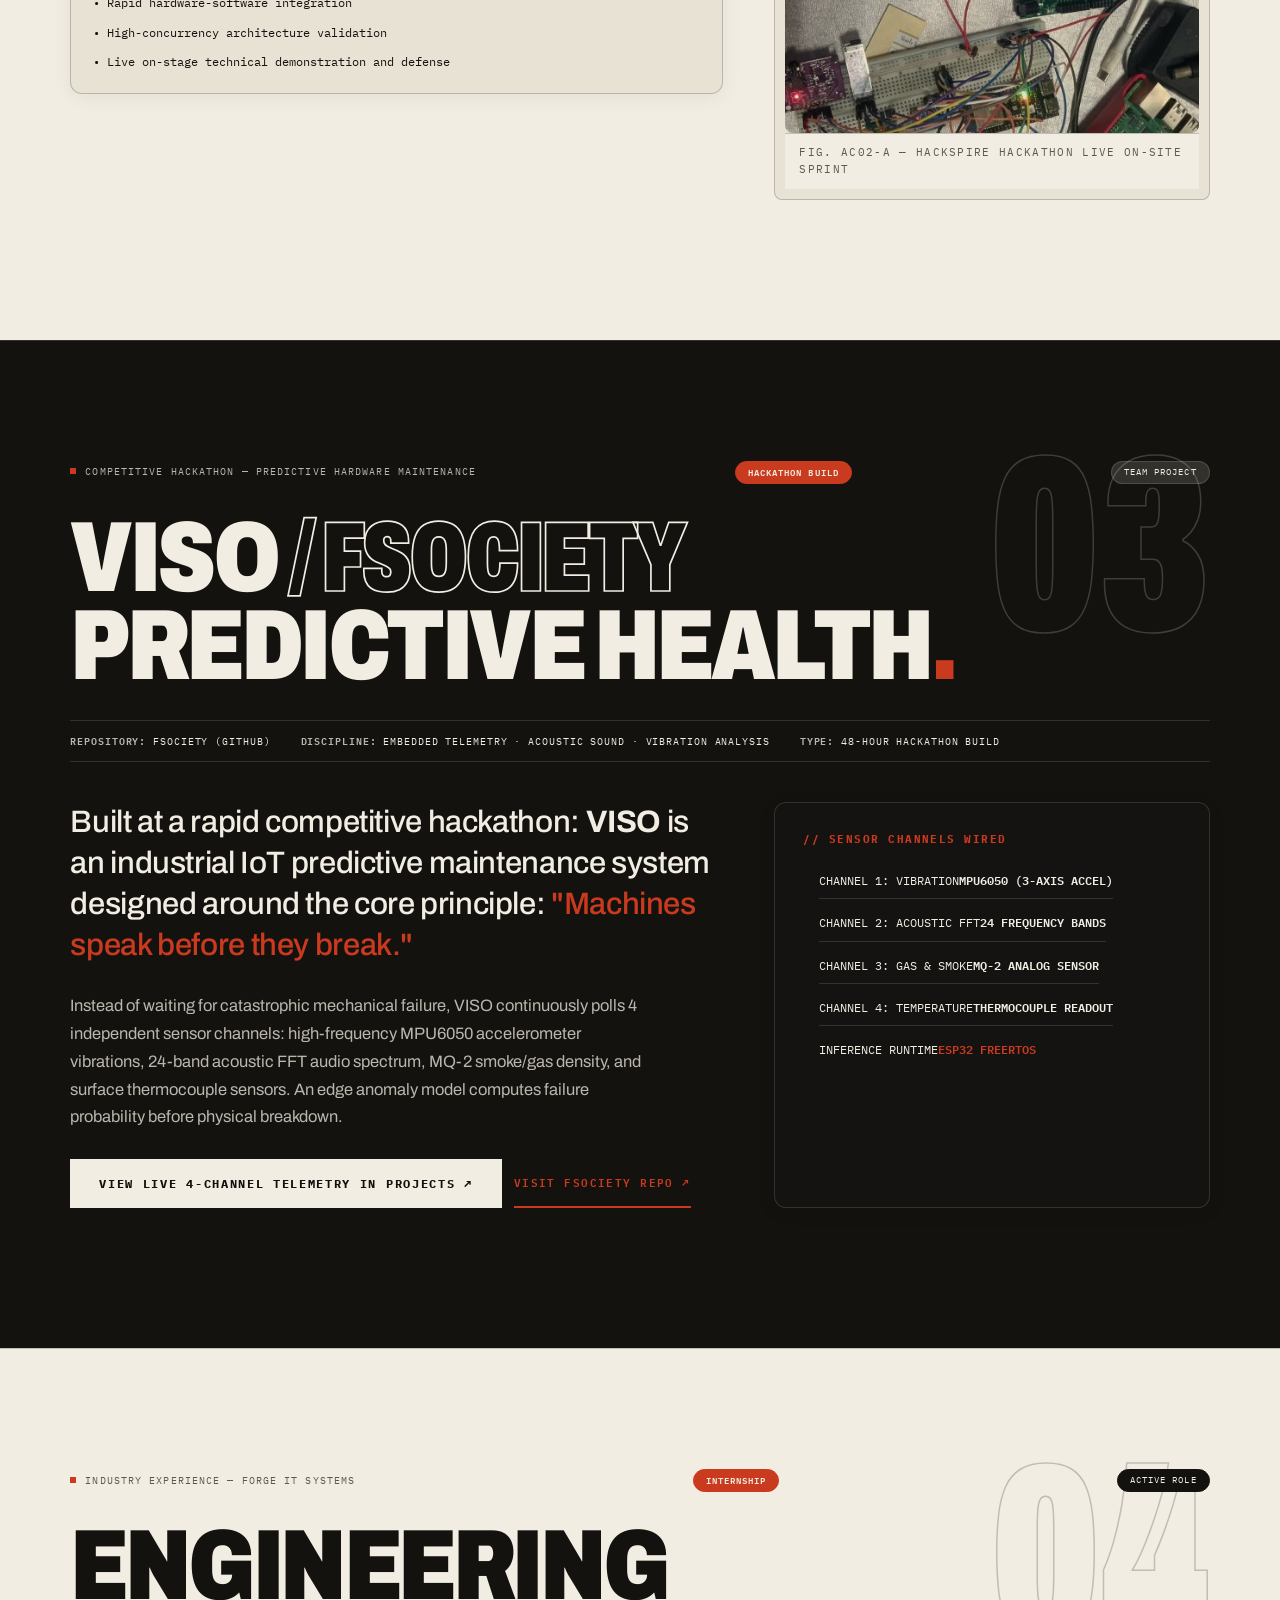
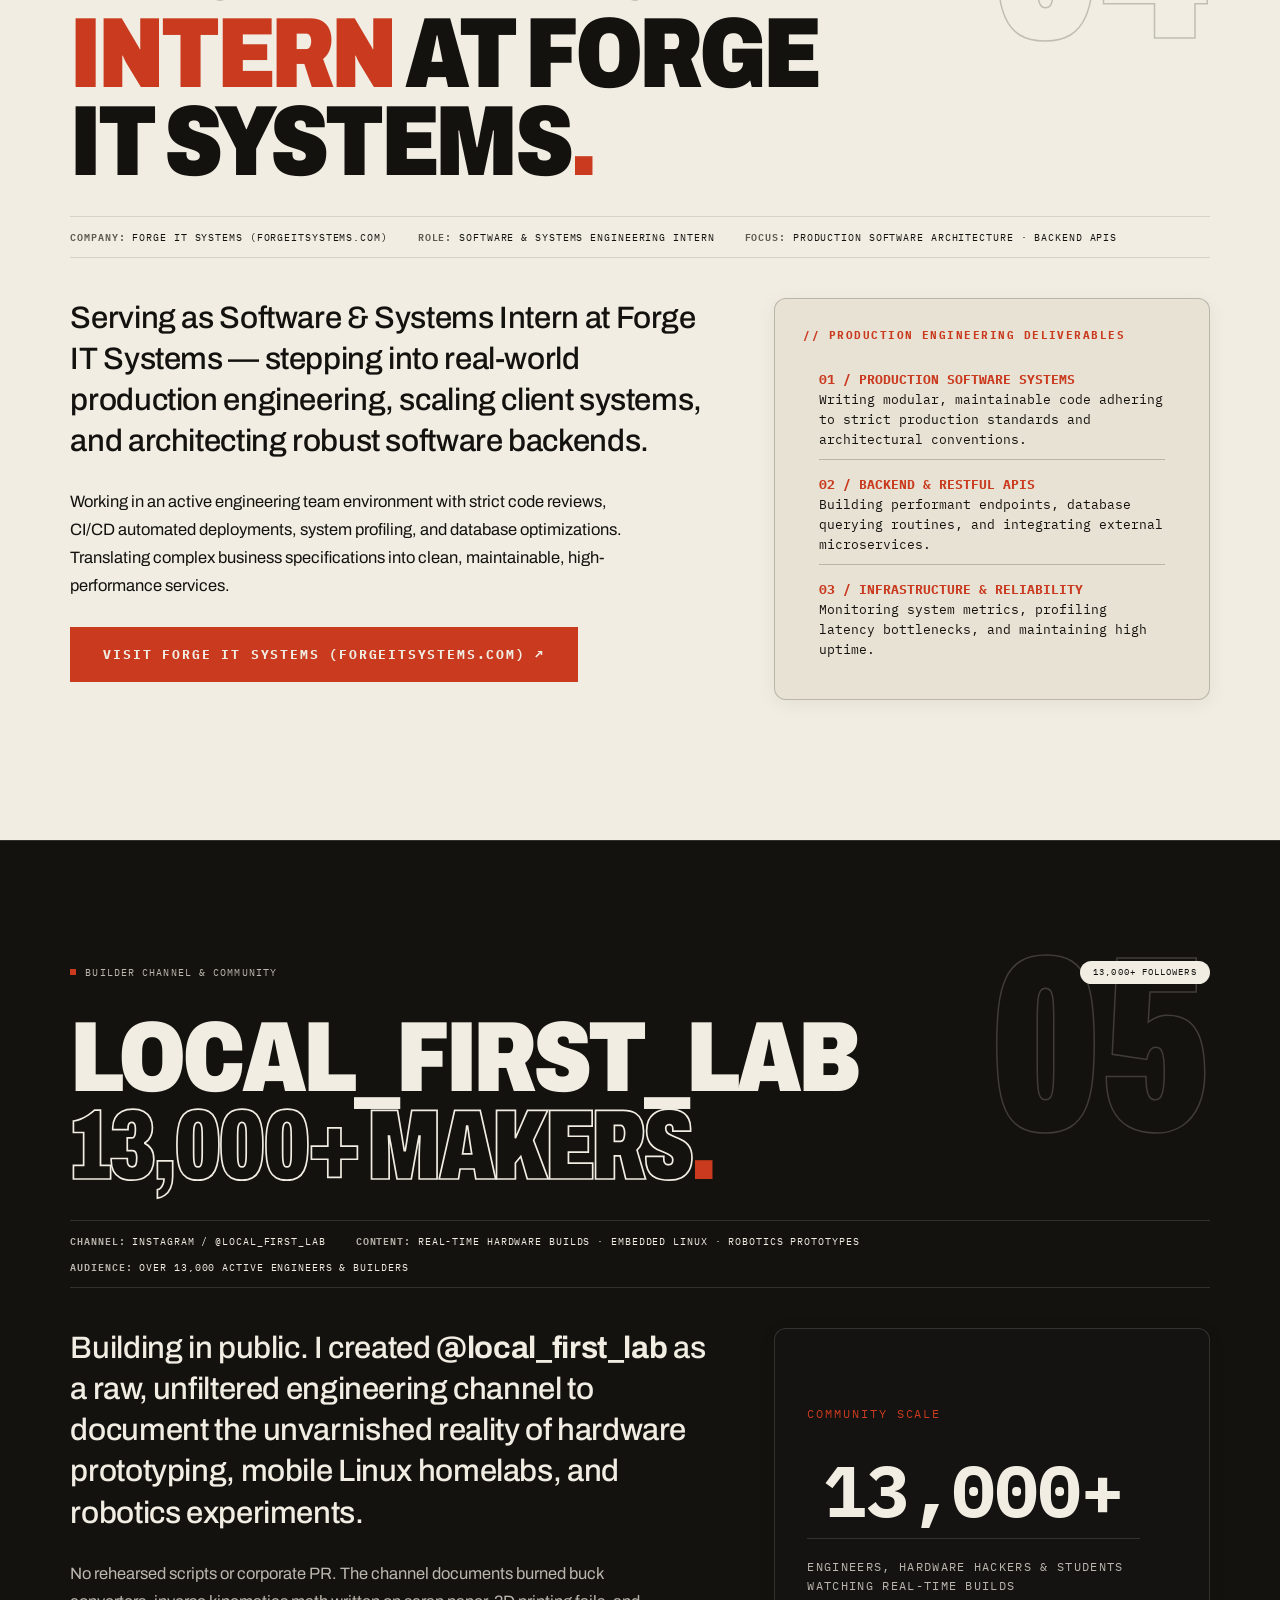
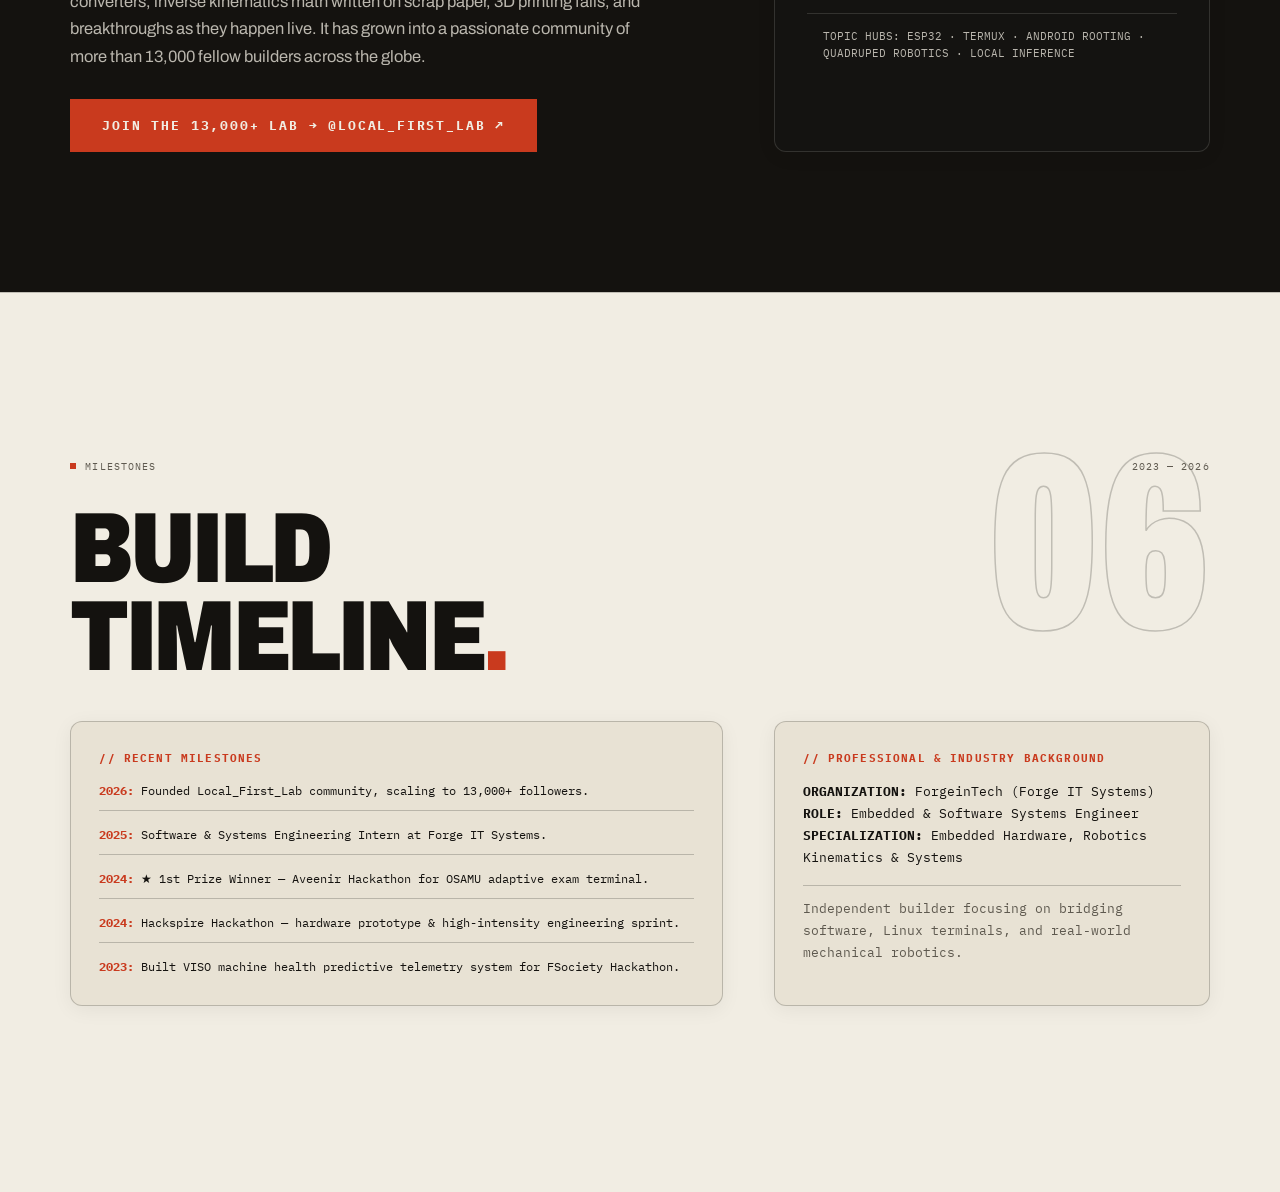
<file: achievements.html>
<!DOCTYPE html>
<html lang="en">
<head>
<meta charset="UTF-8">
<meta name="viewport" content="width=device-width, initial-scale=1.0">
<title>DEB — Achievements, Hackathons &amp; Honors</title>
<meta name="description" content="Debargha Sarkar — Hackathon 1st Prize Winner, Forge IT Systems Internship, and 13,000+ Local_First_Lab community.">
<link rel="preconnect" href="https://fonts.googleapis.com">
<link rel="preconnect" href="https://fonts.gstatic.com" crossorigin>
<link href="https://fonts.googleapis.com/css2?family=Archivo:wdth,wght@62..125,100..900&family=IBM+Plex+Mono:wght@400;500;600;700&display=swap" rel="stylesheet">
<link rel="stylesheet" href="style.css">
<noscript><style>.rv{opacity:1!important;transform:none!important}</style></noscript>
<link rel="icon" href="favicon.svg" type="image/svg+xml">
<meta name="theme-color" content="#f1ede3">
<meta property="og:type" content="website">
<meta property="og:title" content="DEB — Achievements, Hackathons &amp; Honors">
<meta property="og:description" content="Debargha Sarkar — Hackathon 1st Prize Winner, Forge IT Systems Internship, and 13,000+ Local_First_Lab community.">
<meta property="og:image" content="images/og.jpg">
<meta name="twitter:card" content="summary_large_image">
<meta name="twitter:title" content="DEB — Achievements, Hackathons &amp; Honors">
<meta name="twitter:description" content="Debargha Sarkar — Hackathon 1st Prize Winner, Forge IT Systems Internship, and 13,000+ Local_First_Lab community.">
<meta name="twitter:image" content="images/og.jpg">
</head>
<body>
<a class="skiplink" href="#achieve-content">Skip to content</a>
<div id="noise" aria-hidden="true"></div>
<canvas id="trail" aria-hidden="true"></canvas>
<div id="cursor" aria-hidden="true"></div>
<div id="cursorTag" aria-hidden="true">OPEN</div>
<div id="progress" aria-hidden="true"></div>
<div id="curtain" aria-hidden="true"></div>

<!-- NAVIGATION -->
<nav id="siteNav" aria-label="Site">
  <a class="brand" href="index.html">DEB <span class="brand-sub hide-mobile">— FIELD ARCHIVE</span></a>
  <div class="nav-links">
    <a href="projects.html">Projects</a>
    <a href="achievements.html" aria-current="page">Wins</a>
    <a href="anime.html">Anime</a>
    <a href="music.html">Music</a>
    <a href="cinema.html">Cinema</a>
    <a href="gaming.html">Games</a>
    <button id="tocBtn" aria-haspopup="dialog" aria-expanded="false" aria-controls="toc">Index +</button>
  </div>
</nav>

<!-- TOC -->
<div id="toc" role="dialog" aria-modal="true" aria-label="Table of contents">
  <div class="toc-head"><h2>Achievements Index</h2><button id="tocClose">CLOSE ×</button></div>
  <div class="toc-grid">
      <div>
        <p class="toc-label">On this page</p>
        <ul class="toc-list">
    <li><a href="index.html"><span class="t-no">←</span><span class="t-title">Back to Main Junction</span><span class="leader"></span><span class="t-pg">HOME ↗</span></a></li>
    <li><a href="#cover"><span class="t-no">00</span><span class="t-title">Achievements Overview</span><span class="leader"></span><span class="t-pg">P.AC00</span></a></li>
    <li><a href="#ac-osamu"><span class="t-no">01</span><span class="t-title">Aveenir Hackathon 1st Prize (OSAMU)</span><span class="leader"></span><span class="t-pg">P.AC01</span></a></li>
    <li><a href="#ac-hackspire"><span class="t-no">02</span><span class="t-title">Hackspire Hackathon Sprint</span><span class="leader"></span><span class="t-pg">P.AC02</span></a></li>
    <li><a href="#ac-viso"><span class="t-no">03</span><span class="t-title">VISO / FSociety Predictive Health Hackathon</span><span class="leader"></span><span class="t-pg">P.AC03</span></a></li>
    <li><a href="#ac-intern"><span class="t-no">04</span><span class="t-title">Forge IT Systems — Systems Internship</span><span class="leader"></span><span class="t-pg">P.AC04</span></a></li>
    <li><a href="#ac-lab"><span class="t-no">05</span><span class="t-title">Local_First_Lab — 13,000+ Community</span><span class="leader"></span><span class="t-pg">P.AC05</span></a></li>
    <li><a href="#ac-timeline"><span class="t-no">06</span><span class="t-title">Milestones &amp; Build Timeline</span><span class="leader"></span><span class="t-pg">P.AC06</span></a></li>
  </ul>
      </div>
      <div>
        <p class="toc-label">Elsewhere in the archive</p>
        <ul class="toc-list">
        <li><a href="index.html"><span class="t-no">↗</span><span class="t-title">Field Archive / Cover</span><span class="leader"></span><span class="t-pg">Home</span></a></li>
        <li><a href="projects.html"><span class="t-no">↗</span><span class="t-title">Projects Dossier</span><span class="leader"></span><span class="t-pg">09 builds</span></a></li>
        <li><a href="anime.html"><span class="t-no">↗</span><span class="t-title">Anime Dimension</span><span class="leader"></span><span class="t-pg">06 plates</span></a></li>
        <li><a href="music.html"><span class="t-no">↗</span><span class="t-title">Music Sanctuary</span><span class="leader"></span><span class="t-pg">06 plates</span></a></li>
        <li><a href="cinema.html"><span class="t-no">↗</span><span class="t-title">Cinema Vault</span><span class="leader"></span><span class="t-pg">06 plates</span></a></li>
        <li><a href="gaming.html"><span class="t-no">↗</span><span class="t-title">Gaming Archive</span><span class="leader"></span><span class="t-pg">04 plates</span></a></li>
        </ul>
      </div>
    </div>
  <p class="toc-foot">DEBARGHA SARKAR / 2026 — ACHIEVEMENTS &amp; HONORS</p>
</div>

<main id="achieve-content">

<!-- ============ 00 / COVER ============ -->
<section id="cover" aria-label="Achievements Cover" data-page="P.AC00" data-name="OVERVIEW" style="min-height:100vh;display:flex;flex-direction:column;justify-content:space-between;padding:86px 5.5vw 64px;position:relative;overflow:hidden;">
  <!-- Faded Winning Background Plate -->
  <div class="win-bg-plate" style="position:absolute;inset:0;background-image:linear-gradient(to right, rgba(244,242,238,0.92) 0%, rgba(244,242,238,0.72) 45%, rgba(244,242,238,0.85) 100%), url('images/win.jpeg');background-size:cover;background-position:center right;opacity:0.85;pointer-events:none;z-index:0;mix-blend-mode:multiply;filter:grayscale(25%) contrast(105%);mask-image:linear-gradient(to bottom, black 60%, transparent 100%);-webkit-mask-image:linear-gradient(to bottom, black 60%, transparent 100%);"></div>
  <div class="crops" aria-hidden="true"><i></i><i></i><i></i><i></i></div>
  <div class="topline" style="position:relative;z-index:2">
    <div>DEBARGHA SARKAR <span class="hide-mobile">— COMPETITIVE BUILDS &amp; INDUSTRY HONORS</span></div>
    <div class="hide-mobile">FIELD HONORS // 2026</div>
    <div>ACHIEVEMENTS</div>
  </div>
  <div class="hero-center" style="position:relative;z-index:2">
    <div class="crosshair" aria-hidden="true"></div>
    <div class="side-vert">HACKATHONS · INDUSTRY INTERNSHIP · 13K+ COMMUNITY</div>
    <h1 class="hero-name" aria-label="WINS.">
      <span class="ln" style="--fx:-140px;--fy:30px;--fr:-9deg;--d:.15s">W</span><span class="ln" style="--fx:40px;--fy:-160px;--fr:6deg;--d:.32s">I</span><span class="ln" style="--fx:150px;--fy:60px;--fr:-5deg;--d:.5s">N</span><span class="ln dot" style="--fx:0;--fy:-90px;--fr:0deg;--d:.78s">S.</span>
    </h1>
    <p class="hero-sub">Building Under High Pressure</p>
    <p class="hero-roles">HACKATHON 1ST PRIZE WINNER · SYSTEMS INTERN · LOCAL_FIRST_LAB 13K+ FOUNDER</p>
    <div class="hero-rule" aria-hidden="true"></div>
    
    <div style="margin-top:24px;display:flex;justify-content:center;align-items:center;gap:14px;flex-wrap:wrap;position:relative;z-index:10">
      <a class="ctl button" href="#ac-osamu" style="display:inline-block;padding:12px 24px;font-family:var(--mono);font-size:11px;font-weight:700;letter-spacing:.14em;text-decoration:none;background:var(--red);color:var(--paper);border:1px solid var(--red)">
        EXPLORE 1ST PRIZE BUILD ↓
      </a>
      <a class="ctl button" href="projects.html" style="display:inline-block;padding:12px 24px;font-family:var(--mono);font-size:11px;font-weight:700;letter-spacing:.14em;text-decoration:none;background:var(--paper2);color:var(--ink);border:1px solid var(--line2);border-radius:var(--radius-sm)">
        PROJECTS DOSSIER ↗
      </a>
      <a class="ctl button" href="index.html" style="display:inline-block;padding:12px 24px;font-family:var(--mono);font-size:11px;font-weight:700;letter-spacing:.14em;text-decoration:none;background:var(--paper2);color:var(--ink);border:1px solid var(--line2)">
        ← HOME JUNCTION
      </a>
    </div>
  </div>
  <div class="botline" style="position:relative;z-index:2">
    <div>INDEX // HONORS</div>
    <div class="hide-mobile">48-HOUR SPRINTS, PRODUCTION SYSTEMS &amp; OPEN LAB EXPERIMENTS</div>
    <div class="scroll-cue">SCROLL <i aria-hidden="true"></i></div>
  </div>
</section>

<!-- ============ 01 / AVEENIR HACKATHON 1ST PRIZE (OSAMU) ============ -->
<section id="ac-osamu" class="spread dark" data-page="P.AC01" data-name="AVEENIR 1ST PRIZE" aria-labelledby="h-ac-osamu" style="padding:120px 5.5vw 140px;min-height:100vh;display:flex;flex-direction:column;justify-content:center">
  <div class="spread-inner rv-scope">
    <div class="big-num" aria-hidden="true">01</div>
    <header class="kicker rv">
      <span>COMPETITIVE HACKATHON — AVEENIR</span>
      <span class="tag win">★ 1ST PRIZE WINNER</span>
      <span class="tag team">TEAM PROJECT</span>
    </header>
    
    <h2 id="h-ac-osamu" class="h-giant rv" style="--d:.05s">
      1ST PRIZE<br>
      <span style="color:var(--red)">AVEENIR</span> HACKATHON<span style="color:var(--red)">.</span>
    </h2>
    
    <div class="meta-row rv" style="--d:.15s">
      <span><b>PROJECT BUILT:</b> OSAMU (ADAPTIVE EXAMINATION HARDWARE SYSTEM)</span>
      <span><b>TIME BIND:</b> BUILT IN 48 HOURS FROM SCRATCH</span>
      <span><b>HARDWARE:</b> ESP32 MICROCONTROLLER TERMINALS · RF PACKET ENCRYPTION</span>
      <span><b>OUTCOME:</b> ★ 1ST PLACE OVERALL WINNER</span>
    </div>

    <div class="gr gr-2" style="margin-top:40px">
      <div class="rv" style="--d:.2s">
        <p class="thesis" style="margin-top:0">
          In a high-intensity 48-hour sprint, we conceptualized, wired, coded, and demonstrated <b>OSAMU</b> — an un-cheatable exam system that abandons fragile browser locks in favor of isolated physical hardware terminals.
        </p>
        <p class="body-col" style="color:var(--pdim)">
          The system takes student exam questions directly from teacher PDFs, parses them locally, encrypts packets, and broadcasts them across offline RF channels to individual ESP32 keypad devices. A real-time adaptive engine measures student response time and question difficulty, triggering probing deep-dive questions if suspicion or hesitation is detected.
        </p>

        <div style="margin-top:28px;display:flex;gap:12px;flex-wrap:wrap">
          <a class="ctl button" href="projects.html#p01" style="display:inline-block;padding:14px 28px;font-family:var(--mono);font-size:12px;font-weight:700;letter-spacing:.14em;text-decoration:none;background:var(--red);color:var(--paper);border:1px solid var(--red)">
            VIEW COMPLETE OSAMU FLOWCHART &amp; CODE ↗
          </a>
        </div>

        <figure class="fig-photo" style="margin-top:24px;border:1px solid var(--pline);border-radius:var(--radius-sm);overflow:hidden">
          <img src="images/osamu.jpeg" alt="OSAMU winning prototype hardware demonstration at Aveenir hackathon" loading="lazy" style="width:100%;height:auto;display:block;object-fit:cover;max-height:320px">
          <figcaption style="padding:10px 14px;background:#141311;font-family:var(--mono);font-size:11px;color:var(--pdim);border-top:1px solid var(--pline)">FIG. AC01-A — OSAMU LIVE DEMO AT AVEENIR HACKATHON</figcaption>
        </figure>
      </div>

      <div class="readout rv" style="padding:28px;background:#141311;border:1px solid var(--pline);--d:.25s">
        <span class="stamp gold" style="display:inline-block;margin-bottom:14px">★ 1ST PLACE TROPHY</span>
        <h3 style="font-weight:900;font-size:24px;text-transform:uppercase;color:var(--paper);margin-bottom:16px">THE WINNING ADVANTAGE</h3>
        
        <ul style="list-style:none;padding:0;margin:0;display:flex;flex-direction:column;gap:14px;font-family:var(--mono);font-size:12.5px;color:var(--paper);line-height:1.6">
          <li style="border-bottom:1px solid var(--pline);padding-bottom:10px">
            <span style="color:var(--red);font-weight:700">01 / PHYSICAL RF AIR-GAP</span>
            <div>Zero internet connection required. Operates on offline 2.4GHz custom encrypted packets, preventing tab-switching and AI prompt injections.</div>
          </li>
          <li style="border-bottom:1px solid var(--pline);padding-bottom:10px">
            <span style="color:var(--red);font-weight:700">02 / ADAPTIVE HESITATION ENGINE</span>
            <div>Calculates statistical keystroke latency to automatically generate probing deep-dive questions in real time.</div>
          </li>
          <li>
            <span style="color:var(--paper);font-weight:700">03 / 48-HOUR WORKING HARDWARE PROTOTYPE</span>
            <div>Pitched with live flashing keypads and dynamic question displays in front of hackathon industry judges.</div>
          </li>
        </ul>
      </div>
    </div>
  </div>
</section>

<!-- ============ 02 / HACKSPIRE HACKATHON ============ -->
<section id="ac-hackspire" class="spread" data-page="P.AC02" data-name="HACKSPIRE" aria-labelledby="h-ac-hackspire" style="padding:120px 5.5vw 140px;min-height:100vh;display:flex;flex-direction:column;justify-content:center">
  <div class="spread-inner rv-scope">
    <div class="big-num" aria-hidden="true">02</div>
    <header class="kicker rv">
      <span>COMPETITIVE HACKATHON</span>
      <span class="tag win">HACKATHON BUILD</span>
      <span class="tag team">TEAM SPRINT</span>
    </header>
    
    <h2 id="h-ac-hackspire" class="h-giant rv" style="--d:.05s">
      HACKSPIRE<br>
      <span style="color:var(--red)">HACKATHON</span> SPRINT<span style="color:var(--red)">.</span>
    </h2>
    
    <div class="meta-row rv" style="--d:.15s">
      <span><b>EVENT:</b> HACKSPIRE HACKATHON</span>
      <span><b>DISCIPLINE:</b> RAPID PROTOTYPING · EMBEDDED SYSTEMS &amp; ARCHITECTURE</span>
      <span><b>FORMAT:</b> HIGH-PRESSURE IN-PERSON BUILD SPRINT</span>
    </div>

    <div class="gr gr-2" style="margin-top:40px">
      <div class="rv" style="--d:.2s">
        <p class="thesis" style="margin-top:0">
          Competing at <b>Hackspire</b> — tackling complex real-world problem statements under rigid time constraints, building cohesive software-hardware prototypes from zero.
        </p>
        <p class="body-col" style="color:var(--ink2)">
          Hackathons represent engineering at its purest: rapid ideation, stripping away theoretical bloat, designing clear architecture under tight deadlines, and delivering a functional, demonstrable prototype to industry judges and mentors.
        </p>

        <div class="readout" style="margin-top:28px;padding:22px;background:var(--paper2);border:1px solid var(--line2)">
          <span class="mono" style="color:var(--red);font-weight:700;display:block;margin-bottom:10px">// SPRINT HIGHLIGHTS</span>
          <ul style="list-style:none;padding:0;margin:0;display:flex;flex-direction:column;gap:10px;font-family:var(--mono);font-size:12px;color:var(--ink)">
            <li>• Rapid hardware-software integration</li>
            <li>• High-concurrency architecture validation</li>
            <li>• Live on-stage technical demonstration and defense</li>
          </ul>
        </div>
      </div>

      <div class="rv" style="--d:.25s">
        <figure class="fig-photo" style="border:1px solid var(--line2);border-radius:var(--radius-sm);overflow:hidden;background:var(--paper2)">
          <img src="images/hackspire.jpeg" alt="Hackspire Hackathon team and project demonstration" loading="lazy" style="width:100%;height:auto;display:block;max-height:480px;object-fit:cover;object-position:center top">
          <figcaption style="padding:10px 14px;background:var(--paper);font-family:var(--mono);font-size:11px;color:var(--ink2);border-top:1px solid var(--line2)">FIG. AC02-A — HACKSPIRE HACKATHON LIVE ON-SITE SPRINT</figcaption>
        </figure>
      </div>
    </div>
  </div>
</section>

<!-- ============ 03 / VISO / FSOCIETY HACKATHON ============ -->
<section id="ac-viso" class="spread dark" data-page="P.AC03" data-name="VISO HACKATHON" aria-labelledby="h-ac-viso" style="padding:120px 5.5vw 140px;min-height:100vh;display:flex;flex-direction:column;justify-content:center">
  <div class="spread-inner rv-scope">
    <div class="big-num" aria-hidden="true">03</div>
    <header class="kicker rv">
      <span>COMPETITIVE HACKATHON — PREDICTIVE HARDWARE MAINTENANCE</span>
      <span class="tag win">HACKATHON BUILD</span>
      <span class="tag team">TEAM PROJECT</span>
    </header>
    
    <h2 id="h-ac-viso" class="h-giant rv" style="--d:.05s">
      VISO <span class="outline wcond">/ FSOCIETY</span><br>
      PREDICTIVE HEALTH<span style="color:var(--red)">.</span>
    </h2>
    
    <div class="meta-row rv" style="--d:.15s">
      <span><b>REPOSITORY:</b> FSOCIETY (GITHUB)</span>
      <span><b>DISCIPLINE:</b> EMBEDDED TELEMETRY · ACOUSTIC SOUND · VIBRATION ANALYSIS</span>
      <span><b>TYPE:</b> 48-HOUR HACKATHON BUILD</span>
    </div>

    <div class="gr gr-2" style="margin-top:40px">
      <div class="rv" style="--d:.2s">
        <p class="thesis" style="margin-top:0">
          Built at a rapid competitive hackathon: <b>VISO</b> is an industrial IoT predictive maintenance system designed around the core principle: <em>"Machines speak before they break."</em>
        </p>
        <p class="body-col" style="color:var(--pdim)">
          Instead of waiting for catastrophic mechanical failure, VISO continuously polls 4 independent sensor channels: high-frequency MPU6050 accelerometer vibrations, 24-band acoustic FFT audio spectrum, MQ-2 smoke/gas density, and surface thermocouple sensors. An edge anomaly model computes failure probability before physical breakdown.
        </p>

        <div style="margin-top:28px;display:flex;gap:12px;flex-wrap:wrap">
          <a class="ctl button" href="projects.html#p06" style="display:inline-block;padding:14px 28px;font-family:var(--mono);font-size:12px;font-weight:700;letter-spacing:.14em;text-decoration:none;background:var(--paper);color:var(--black);border:1px solid var(--paper)">
            VIEW LIVE 4-CHANNEL TELEMETRY IN PROJECTS ↗
          </a>
          <a class="srclink" href="https://github.com/My-Mation/FSociety" target="_blank" rel="noopener" style="color:var(--red);border-color:var(--red)">
            VISIT FSOCIETY REPO ↗
          </a>
        </div>
      </div>

      <div class="readout rv" style="padding:28px;background:#141311;border:1px solid var(--pline);--d:.25s">
        <span class="mono" style="color:var(--red);display:block;margin-bottom:12px;font-weight:700;letter-spacing:.14em">// SENSOR CHANNELS WIRED</span>
        
        <div style="display:flex;flex-direction:column;gap:14px;color:var(--paper);font-family:var(--mono);font-size:12px">
          <div style="display:flex;justify-content:space-between;border-bottom:1px solid var(--pline);padding-bottom:8px">
            <span>CHANNEL 1: VIBRATION</span><span class="v" style="color:var(--paper)">MPU6050 (3-AXIS ACCEL)</span>
          </div>
          <div style="display:flex;justify-content:space-between;border-bottom:1px solid var(--pline);padding-bottom:8px">
            <span>CHANNEL 2: ACOUSTIC FFT</span><span class="v" style="color:var(--paper)">24 FREQUENCY BANDS</span>
          </div>
          <div style="display:flex;justify-content:space-between;border-bottom:1px solid var(--pline);padding-bottom:8px">
            <span>CHANNEL 3: GAS &amp; SMOKE</span><span class="v" style="color:var(--paper)">MQ-2 ANALOG SENSOR</span>
          </div>
          <div style="display:flex;justify-content:space-between;border-bottom:1px solid var(--pline);padding-bottom:8px">
            <span>CHANNEL 4: TEMPERATURE</span><span class="v" style="color:var(--paper)">THERMOCOUPLE READOUT</span>
          </div>
          <div style="display:flex;justify-content:space-between">
            <span>INFERENCE RUNTIME</span><span class="v" style="color:var(--red)">ESP32 FREERTOS</span>
          </div>
        </div>
      </div>
    </div>
  </div>
</section>

<!-- ============ 04 / FORGE IT SYSTEMS INTERNSHIP ============ -->
<section id="ac-intern" class="spread" data-page="P.AC04" data-name="INTERNSHIP" aria-labelledby="h-ac-intern" style="padding:120px 5.5vw 140px;min-height:100vh;display:flex;flex-direction:column;justify-content:center">
  <div class="spread-inner rv-scope">
    <div class="big-num" aria-hidden="true">04</div>
    <header class="kicker rv">
      <span>INDUSTRY EXPERIENCE — FORGE IT SYSTEMS</span>
      <span class="tag win" style="background:var(--red);color:var(--paper);border-color:var(--red)">INTERNSHIP</span>
      <span class="tag live">ACTIVE ROLE</span>
    </header>
    
    <h2 id="h-ac-intern" class="h-giant rv" style="--d:.05s">
      ENGINEERING<br>
      <span style="color:var(--red)">INTERN</span> AT FORGE<br>
      IT SYSTEMS<span style="color:var(--red)">.</span>
    </h2>
    
    <div class="meta-row rv" style="--d:.15s">
      <span><b>COMPANY:</b> FORGE IT SYSTEMS (FORGEITSYSTEMS.COM)</span>
      <span><b>ROLE:</b> SOFTWARE &amp; SYSTEMS ENGINEERING INTERN</span>
      <span><b>FOCUS:</b> PRODUCTION SOFTWARE ARCHITECTURE · BACKEND APIS</span>
    </div>

    <div class="gr gr-2" style="margin-top:40px">
      <div class="rv" style="--d:.2s">
        <p class="thesis" style="margin-top:0">
          Serving as Software &amp; Systems Intern at Forge IT Systems — stepping into real-world production engineering, scaling client systems, and architecting robust software backends.
        </p>
        <p class="body-col" style="color:var(--dim)">
          Working in an active engineering team environment with strict code reviews, CI/CD automated deployments, system profiling, and database optimizations. Translating complex business specifications into clean, maintainable, high-performance services.
        </p>

        <div style="margin-top:28px">
          <a class="ctl button" href="https://forgeitsystems.com/" target="_blank" rel="noopener" style="display:inline-block;padding:16px 32px;font-family:var(--mono);font-size:13px;font-weight:700;letter-spacing:.14em;text-decoration:none;background:var(--red);color:var(--paper);border:1px solid var(--red)">
            VISIT FORGE IT SYSTEMS (FORGEITSYSTEMS.COM) ↗
          </a>
        </div>
      </div>

      <div class="readout rv" style="padding:28px;background:var(--paper2);border:1px solid var(--line2);--d:.25s">
        <span class="mono" style="color:var(--red);display:block;margin-bottom:14px;font-weight:700;letter-spacing:.14em">// PRODUCTION ENGINEERING DELIVERABLES</span>
        
        <div style="display:flex;flex-direction:column;gap:14px;font-family:var(--mono);font-size:12.5px;line-height:1.6;color:var(--ink)">
          <div style="border-bottom:1px solid var(--line2);padding-bottom:10px">
            <span style="color:var(--red);font-weight:700;display:block">01 / PRODUCTION SOFTWARE SYSTEMS</span>
            <span>Writing modular, maintainable code adhering to strict production standards and architectural conventions.</span>
          </div>
          <div style="border-bottom:1px solid var(--line2);padding-bottom:10px">
            <span style="color:var(--red);font-weight:700;display:block">02 / BACKEND &amp; RESTFUL APIS</span>
            <span>Building performant endpoints, database querying routines, and integrating external microservices.</span>
          </div>
          <div>
            <span style="color:var(--red);font-weight:700;display:block">03 / INFRASTRUCTURE &amp; RELIABILITY</span>
            <span>Monitoring system metrics, profiling latency bottlenecks, and maintaining high uptime.</span>
          </div>
        </div>
      </div>
    </div>
  </div>
</section>

<!-- ============ 05 / 13K+ BUILDER COMMUNITY (LOCAL_FIRST_LAB) ============ -->
<section id="ac-lab" class="spread dark" data-page="P.AC05" data-name="13K+ COMMUNITY" aria-labelledby="h-ac-lab" style="padding:120px 5.5vw 140px;min-height:100vh;display:flex;flex-direction:column;justify-content:center">
  <div class="spread-inner rv-scope">
    <div class="big-num" aria-hidden="true">05</div>
    <header class="kicker rv">
      <span>BUILDER CHANNEL &amp; COMMUNITY</span>
      <span class="tag live">13,000+ FOLLOWERS</span>
    </header>
    
    <h2 id="h-ac-lab" class="h-giant rv" style="--d:.05s">
      LOCAL_FIRST_LAB<br>
      <span class="outline wcond">13,000+ MAKERS</span><span style="color:var(--red)">.</span>
    </h2>
    
    <div class="meta-row rv" style="--d:.15s">
      <span><b>CHANNEL:</b> INSTAGRAM / @LOCAL_FIRST_LAB</span>
      <span><b>CONTENT:</b> REAL-TIME HARDWARE BUILDS · EMBEDDED LINUX · ROBOTICS PROTOTYPES</span>
      <span><b>AUDIENCE:</b> OVER 13,000 ACTIVE ENGINEERS &amp; BUILDERS</span>
    </div>

    <div class="gr gr-2" style="margin-top:40px">
      <div class="rv" style="--d:.2s">
        <p class="thesis" style="margin-top:0">
          Building in public. I created <b>@local_first_lab</b> as a raw, unfiltered engineering channel to document the unvarnished reality of hardware prototyping, mobile Linux homelabs, and robotics experiments.
        </p>
        <p class="body-col" style="color:var(--pdim)">
          No rehearsed scripts or corporate PR. The channel documents burned buck converters, inverse kinematics math written on scrap paper, 3D printing fails, and breakthroughs as they happen live. It has grown into a passionate community of more than 13,000 fellow builders across the globe.
        </p>

        <div style="margin-top:28px">
          <a class="ctl button" href="https://www.instagram.com/local_first_lab/" target="_blank" rel="noopener" style="display:inline-block;padding:16px 32px;font-family:var(--mono);font-size:13px;font-weight:700;letter-spacing:.14em;text-decoration:none;background:var(--red);color:var(--paper);border:none">
            JOIN THE 13,000+ LAB → @LOCAL_FIRST_LAB ↗
          </a>
        </div>
      </div>

      <div class="readout rv" style="padding:32px;background:#141311;border:1px solid var(--pline);--d:.25s;display:flex;flex-direction:column;justify-content:center;align-items:flex-start;gap:18px">
        <span class="mono" style="color:var(--red);font-size:12px;letter-spacing:.16em">COMMUNITY SCALE</span>
        <div style="font-size:clamp(44px,6vw,72px);font-weight:900;font-family:var(--mono);color:var(--paper);line-height:1">13,000+</div>
        <p class="mono mdim" style="font-size:12px;line-height:1.6;margin:0">ENGINEERS, HARDWARE HACKERS &amp; STUDENTS WATCHING REAL-TIME BUILDS</p>
        <div style="border-top:1px solid var(--pline);padding-top:14px;width:100%;font-family:var(--mono);font-size:11px;color:var(--pdim)">
          TOPIC HUBS: ESP32 · TERMUX · ANDROID ROOTING · QUADRUPED ROBOTICS · LOCAL INFERENCE
        </div>
      </div>
    </div>
  </div>
</section>

<!-- ============ 06 / TIMELINE ============ -->
<section id="ac-timeline" class="spread" data-page="P.AC06" data-name="TIMELINE" aria-labelledby="h-ac-timeline" style="padding:120px 5.5vw 140px;min-height:100vh;display:flex;flex-direction:column;justify-content:center">
  <div class="spread-inner rv-scope">
    <div class="big-num" aria-hidden="true">06</div>
    <header class="kicker rv"><span>MILESTONES</span><span class="mdim">2023 — 2026</span></header>
    <h2 id="h-ac-timeline" class="h-giant rv" style="--d:.05s">BUILD<br>TIMELINE<span style="color:var(--red)">.</span></h2>

    <div class="gr gr-2" style="margin-top:40px">
      <div class="readout rv" style="padding:28px;background:var(--paper2);border:1px solid var(--line2)">
        <span class="mono" style="color:var(--red);font-weight:700;display:block;margin-bottom:14px">// RECENT MILESTONES</span>
        <ul style="list-style:none;padding:0;margin:0;display:flex;flex-direction:column;gap:14px;font-family:var(--mono);font-size:12px;color:var(--ink)">
          <li style="border-bottom:1px solid var(--line2);padding-bottom:10px">
            <b style="color:var(--red)">2026:</b> Founded Local_First_Lab community, scaling to 13,000+ followers.
          </li>
          <li style="border-bottom:1px solid var(--line2);padding-bottom:10px">
            <b style="color:var(--red)">2025:</b> Software &amp; Systems Engineering Intern at Forge IT Systems.
          </li>
          <li style="border-bottom:1px solid var(--line2);padding-bottom:10px">
            <b style="color:var(--red)">2024:</b> ★ 1st Prize Winner — Aveenir Hackathon for OSAMU adaptive exam terminal.
          </li>
          <li style="border-bottom:1px solid var(--line2);padding-bottom:10px">
            <b style="color:var(--red)">2024:</b> Hackspire Hackathon — hardware prototype &amp; high-intensity engineering sprint.
          </li>
          <li>
            <b style="color:var(--red)">2023:</b> Built VISO machine health predictive telemetry system for FSociety Hackathon.
          </li>
        </ul>
      </div>

      <div class="readout rv" style="padding:28px;background:var(--paper2);border:1px solid var(--line2);--d:.2s">
        <span class="mono" style="color:var(--red);font-weight:700;display:block;margin-bottom:14px">// PROFESSIONAL &amp; INDUSTRY BACKGROUND</span>
        <div style="display:block;padding:0;border-bottom:0;font-family:var(--mono);font-size:13px;line-height:1.7;color:var(--ink)">
          <div><b>ORGANIZATION:</b> ForgeinTech (Forge IT Systems)</div>
          <div><b>ROLE:</b> Embedded &amp; Software Systems Engineer</div>
          <div><b>SPECIALIZATION:</b> Embedded Hardware, Robotics Kinematics &amp; Systems</div>
          <div style="margin-top:16px;border-top:1px solid var(--line2);padding-top:12px;color:var(--ink2)">
            Independent builder focusing on bridging software, Linux terminals, and real-world mechanical robotics.
          </div>
        </div>
      </div>
    </div>
  </div>
</section>

</main>

<div id="pageBar" aria-hidden="true">
  <span id="pgL">P.AC00 — OVERVIEW</span>
  <span class="r">DEB / 2026 — ACHIEVEMENTS &amp; HONORS</span>
</div>

<script src="script.js"></script>
</body>
</html>
</file>
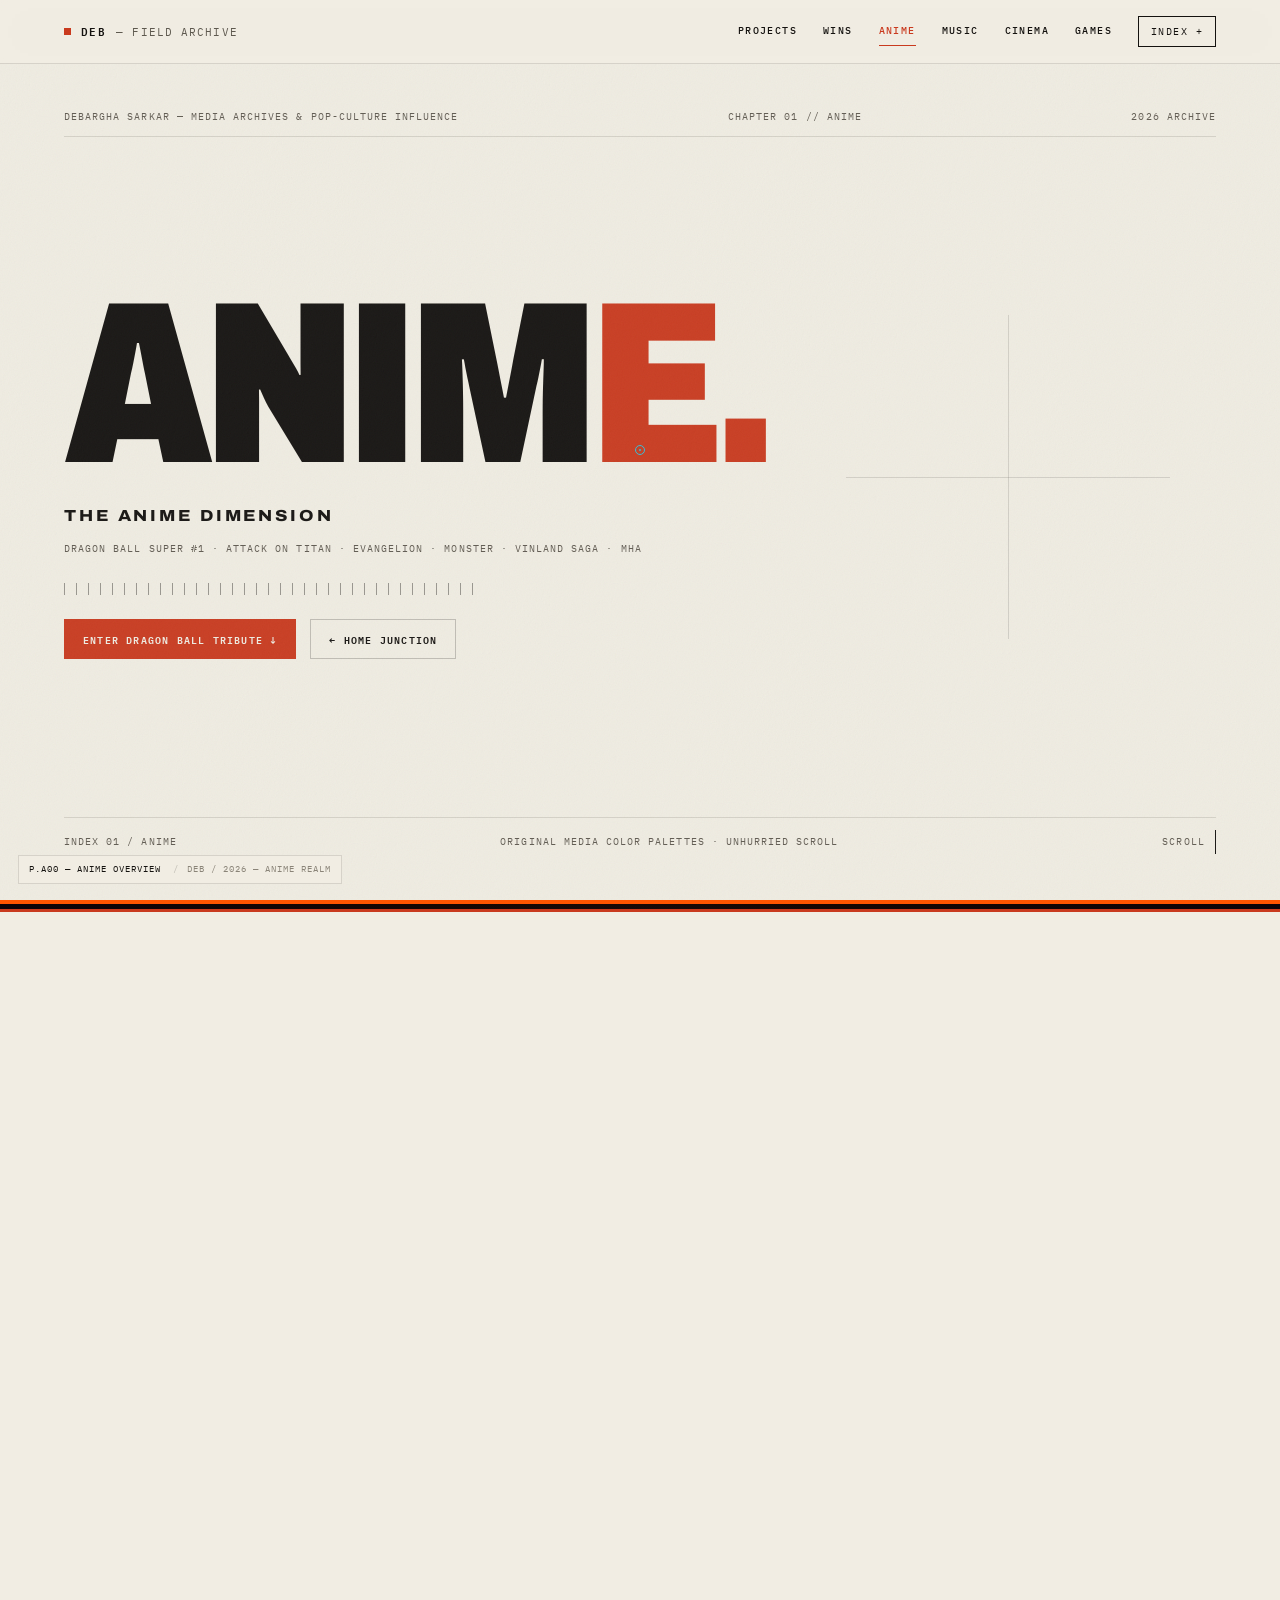
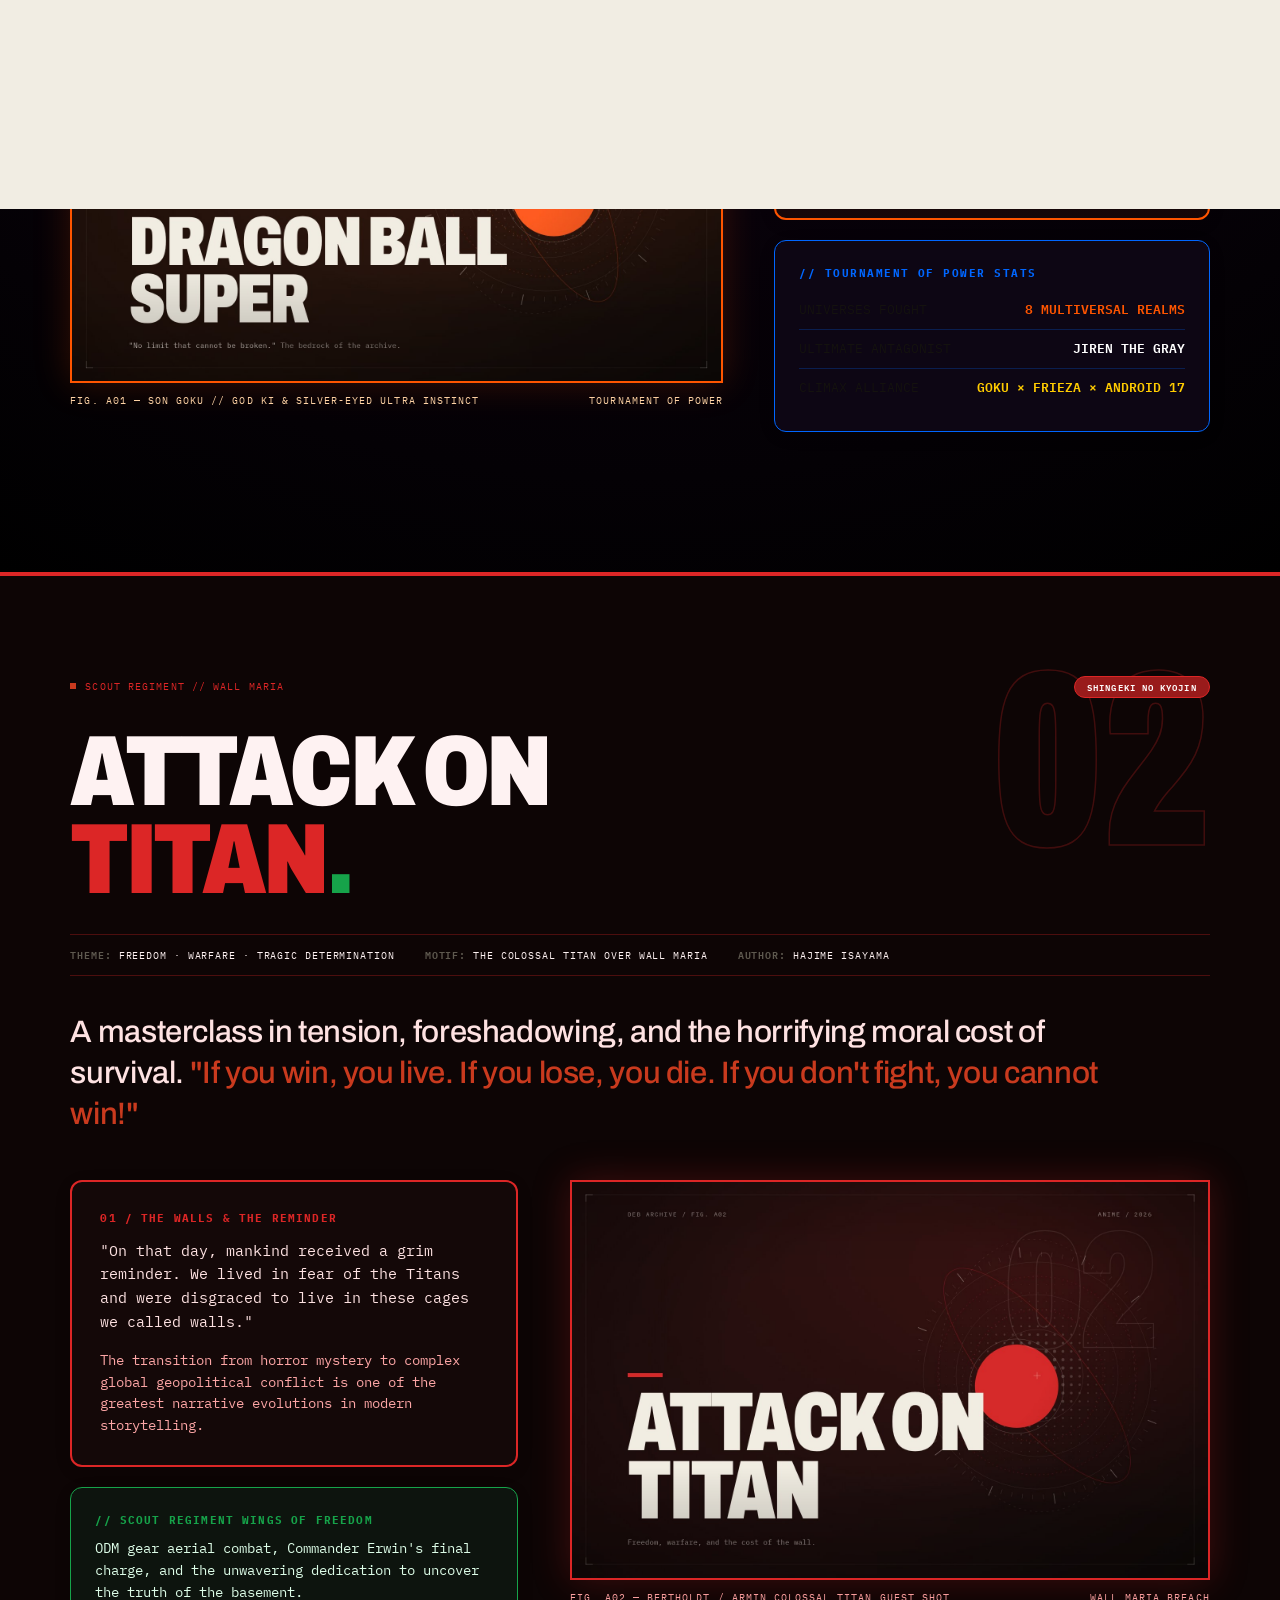
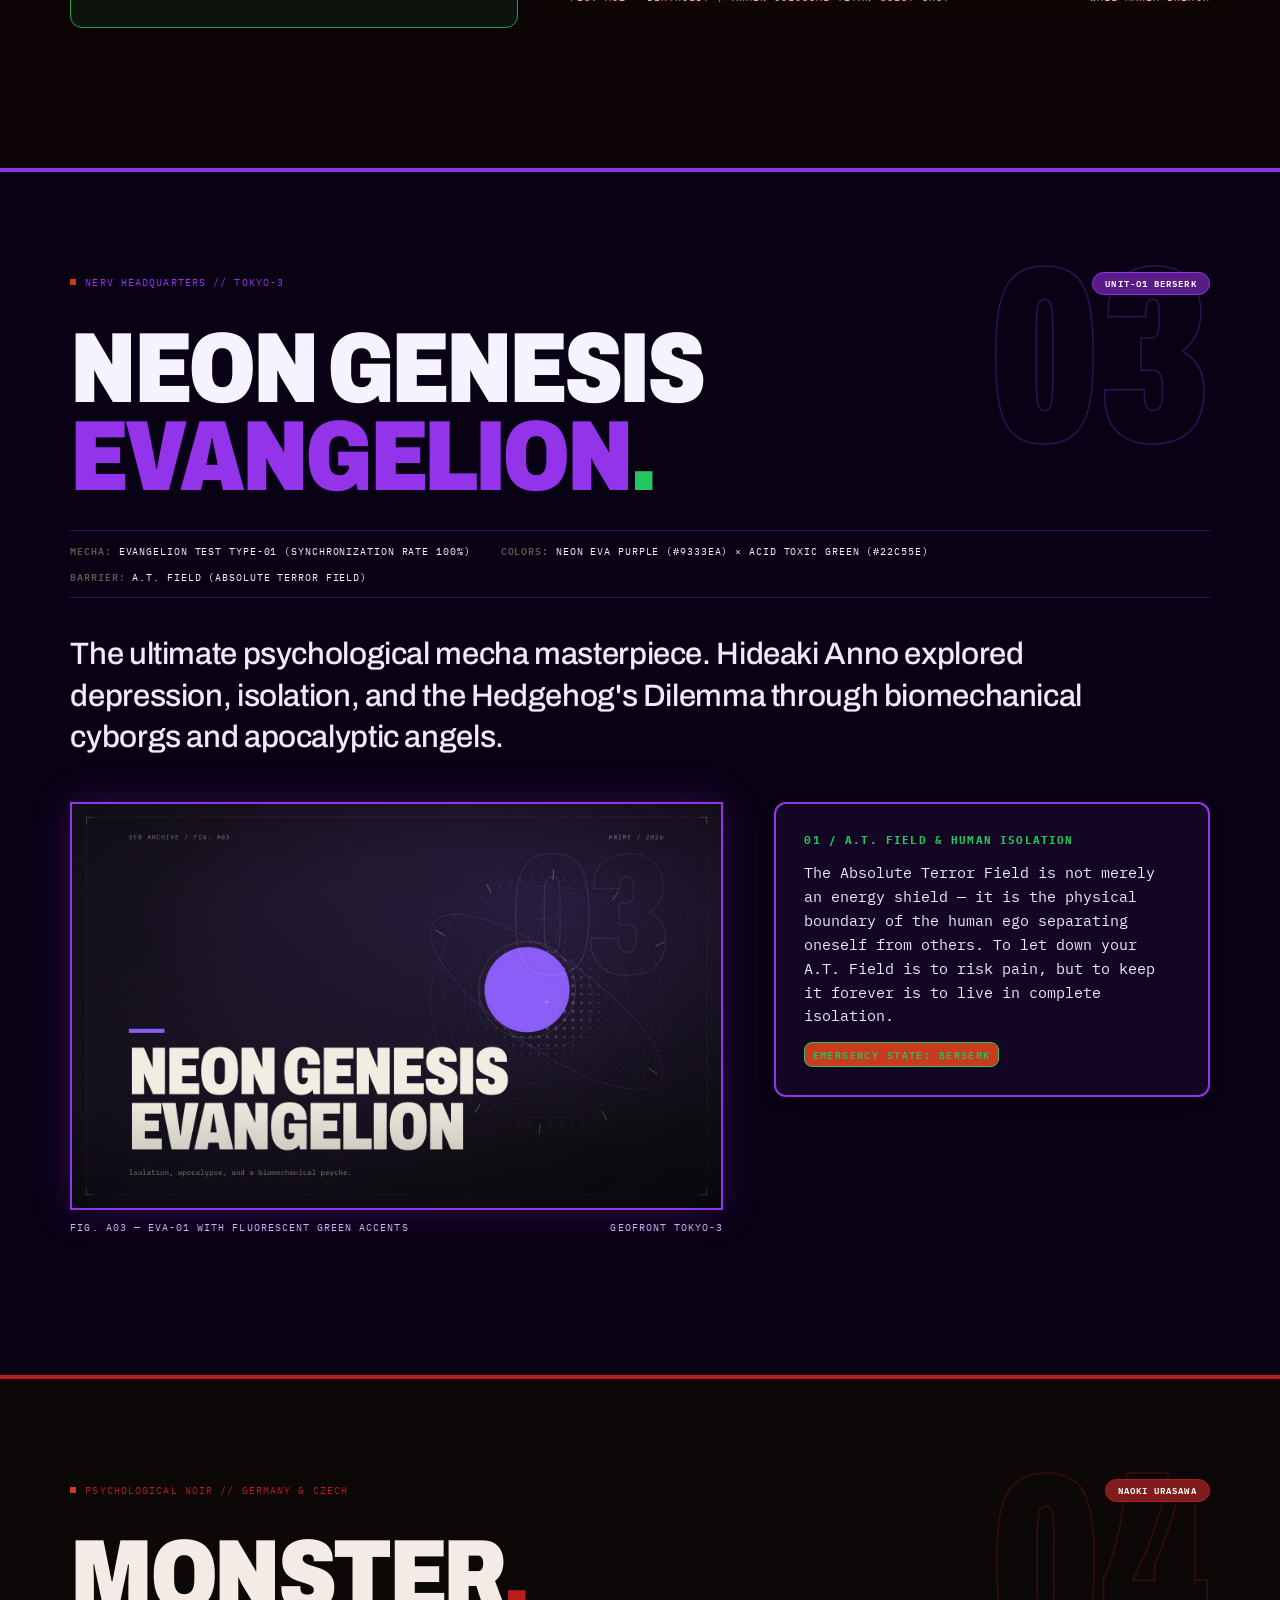
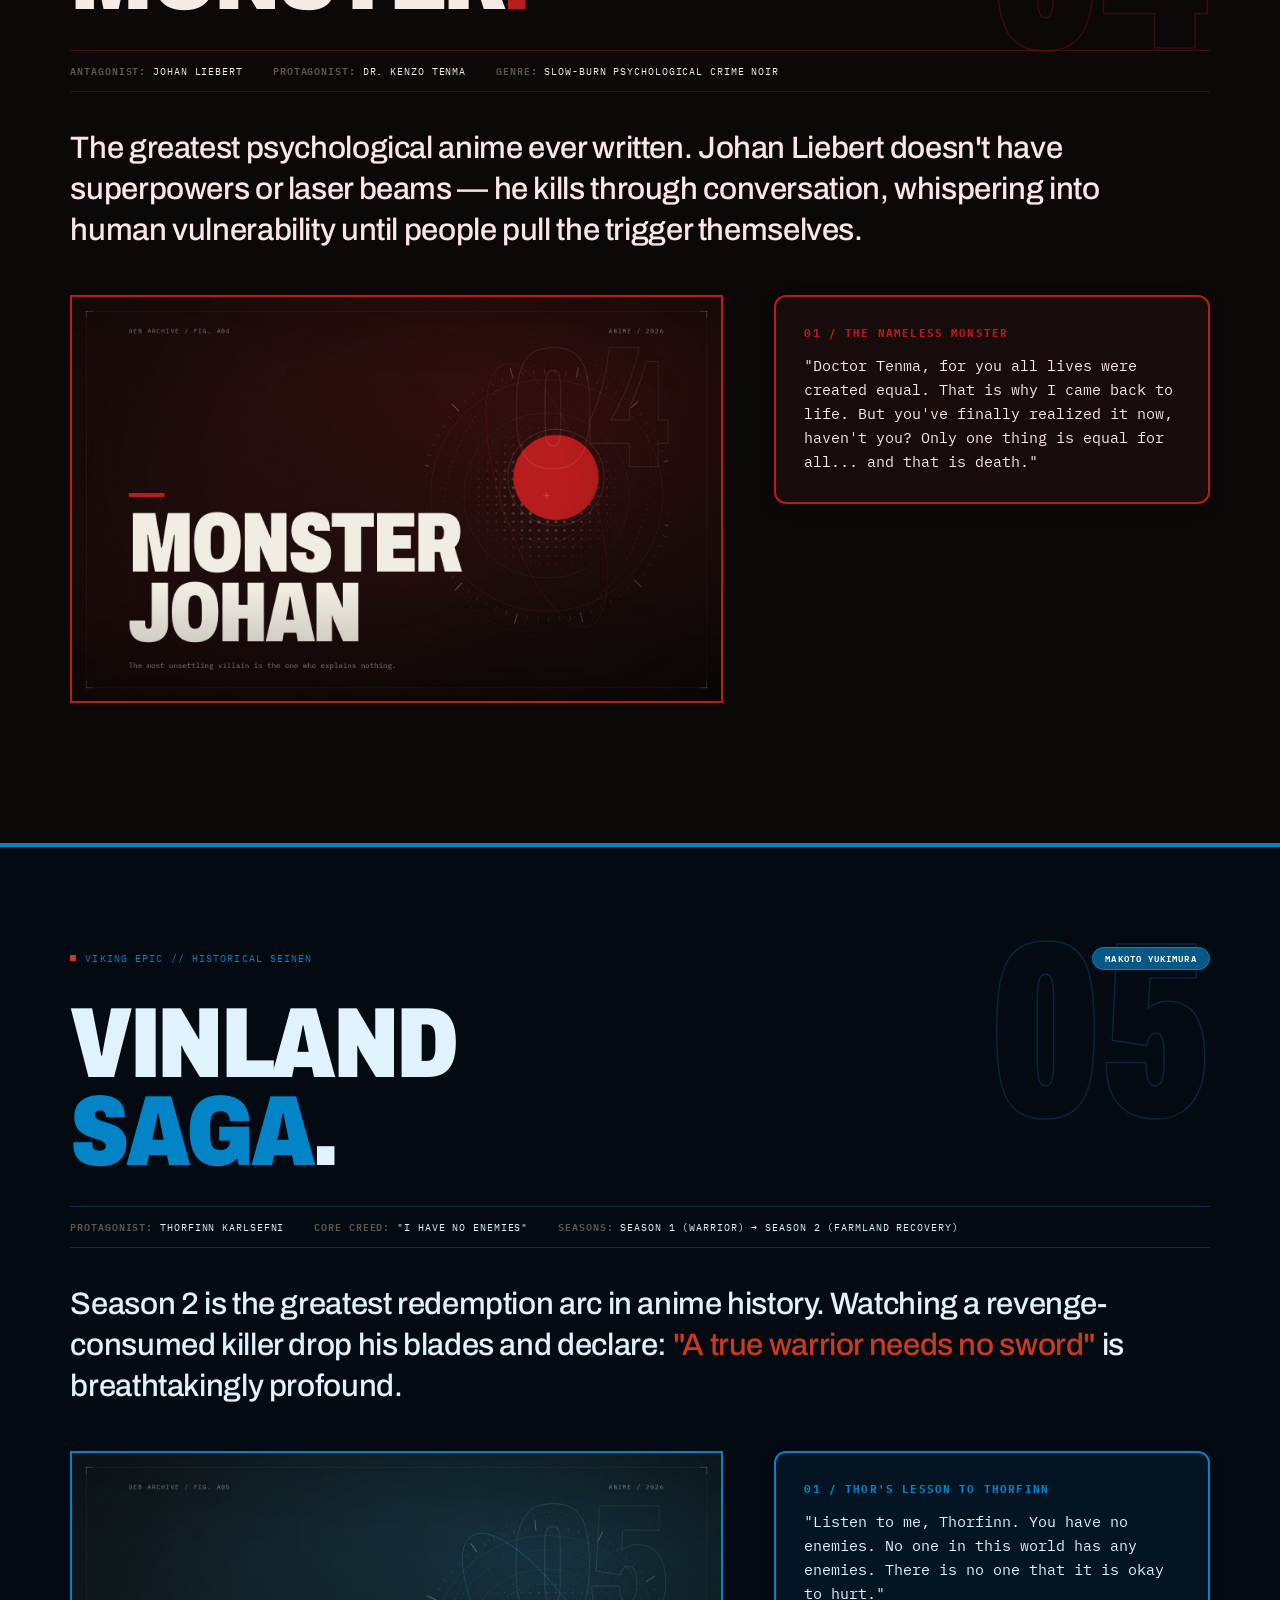
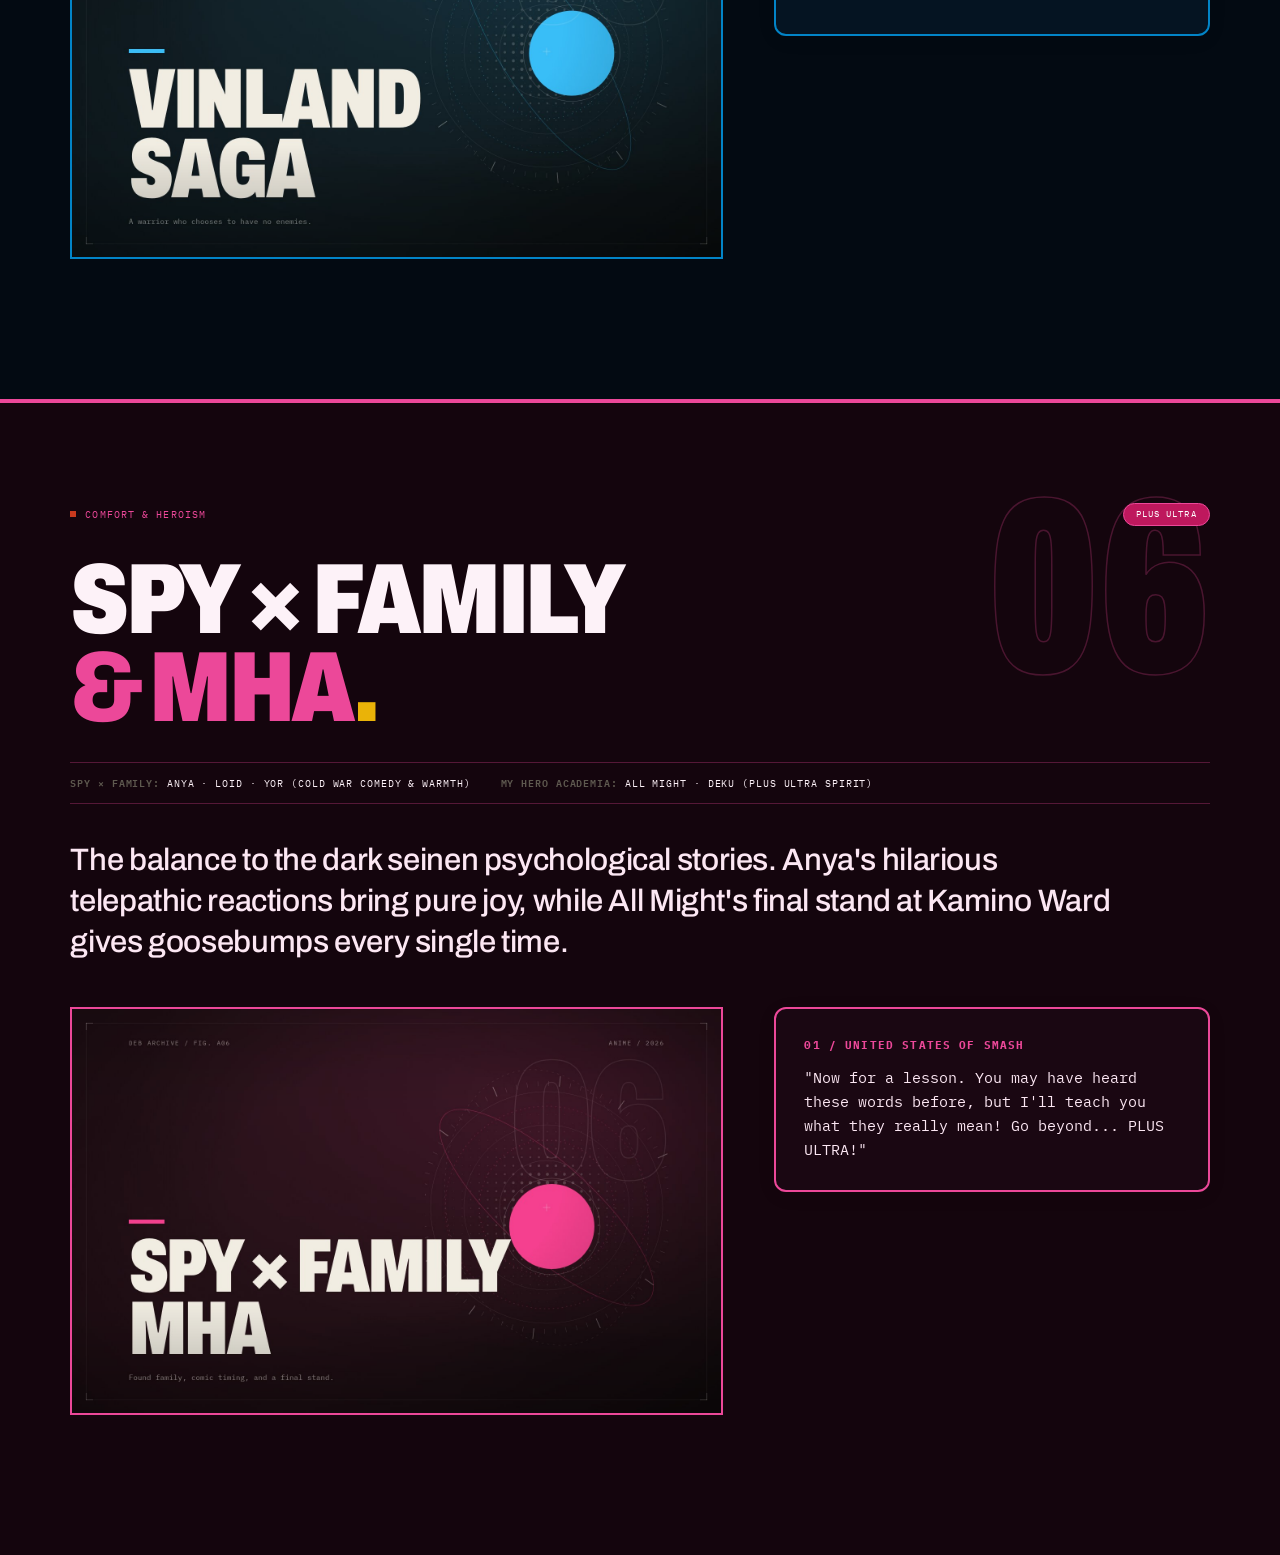
<file: anime.html>
<!DOCTYPE html>
<html lang="en">
<head>
<meta charset="UTF-8">
<meta name="viewport" content="width=device-width, initial-scale=1.0">
<title>DEB — Anime Dimension / Dragon Ball Super, Attack on Titan &amp; More</title>
<meta name="description" content="Debargha Sarkar — anime sanctuary: Dragon Ball Super in authentic Goku Orange & Saiyan Blue, Colossal Titan, Evangelion Unit-01, Monster, Vinland Saga.">
<link rel="preconnect" href="https://fonts.googleapis.com">
<link rel="preconnect" href="https://fonts.gstatic.com" crossorigin>
<link href="https://fonts.googleapis.com/css2?family=Archivo:wdth,wght@62..125,100..900&family=IBM+Plex+Mono:wght@400;500;600;700&display=swap" rel="stylesheet">
<link rel="stylesheet" href="style.css">
<noscript><style>.rv{opacity:1!important;transform:none!important}</style></noscript>
<link rel="icon" href="favicon.svg" type="image/svg+xml">
<meta name="theme-color" content="#f1ede3">
<meta property="og:type" content="website">
<meta property="og:title" content="DEB — Anime Dimension / Dragon Ball Super, Attack on Titan &amp; More">
<meta property="og:description" content="Debargha Sarkar — anime sanctuary: Dragon Ball Super in authentic Goku Orange & Saiyan Blue, Colossal Titan, Evangelion Unit-01, Monster, Vinland Saga.">
<meta property="og:image" content="images/og.jpg">
<meta name="twitter:card" content="summary_large_image">
<meta name="twitter:title" content="DEB — Anime Dimension / Dragon Ball Super, Attack on Titan &amp; More">
<meta name="twitter:description" content="Debargha Sarkar — anime sanctuary: Dragon Ball Super in authentic Goku Orange & Saiyan Blue, Colossal Titan, Evangelion Unit-01, Monster, Vinland Saga.">
<meta name="twitter:image" content="images/og.jpg">

<style>
  /* ============ AUTHENTIC ANIME DIMENSION COLOR SCHEMES ============ */

  /* SECTION 01: DRAGON BALL SUPER (VIBRANT GOKU GI ORANGE & SAIYAN BLUE) */
  .section-db {
    background: radial-gradient(circle at 50% 10%, #1a0800 0%, #08020a 60%, #000000 100%);
    color: #fff7ed;
    border-top: 4px solid #ff5500;
    position: relative;
    padding: 100px 5.5vw 140px;
  }
  .db-orange { color: #ff5500; }
  .db-blue { color: #0066ff; }
  .db-gold { color: #ffcc00; }
  
  /* ULTRA INSTINCT PULSING ENERGY AURA */
  .ui-aura-glow {
    position: absolute;
    top: 0;
    left: 50%;
    transform: translateX(-50%);
    width: 70vw;
    height: 480px;
    background: radial-gradient(ellipse at center, rgba(255, 85, 0, 0.22) 0%, rgba(0, 102, 255, 0.16) 40%, transparent 75%);
    pointer-events: none;
    animation: aura-pulse 2.8s infinite alternate ease-in-out;
    z-index: 1;
  }
  @keyframes aura-pulse {
    0% { transform: translateX(-50%) scale(0.92); opacity: 0.7; filter: drop-shadow(0 0 20px #ff5500); }
    100% { transform: translateX(-50%) scale(1.08); opacity: 1; filter: drop-shadow(0 0 50px #0066ff); }
  }

  /* SECTION 02: ATTACK ON TITAN (COLOSSAL TITAN BLOOD CRIMSON & SCOUT GREEN) */
  .section-aot {
    background: #0d0505;
    color: #fef2f2;
    border-top: 4px solid #dc2626;
    position: relative;
    padding: 100px 5.5vw 140px;
  }

  /* SECTION 03: NEON GENESIS EVANGELION (UNIT-01 NEON PURPLE & ACID TOXIC GREEN) */
  .section-eva {
    background: #090214;
    color: #f5f3ff;
    border-top: 4px solid #9333ea;
    position: relative;
    padding: 100px 5.5vw 140px;
  }

  /* SECTION 04: MONSTER (JOHAN LIEBERT PSYCHOLOGICAL NOIR) */
  .section-monster {
    background: #0c0808;
    color: #f5ebe6;
    border-top: 4px solid #b91c1c;
    position: relative;
    padding: 100px 5.5vw 140px;
  }

  /* SECTION 05: VINLAND SAGA (NORTHERN ICE & BLOOD) */
  .section-vinland {
    background: #030a12;
    color: #e0f2fe;
    border-top: 4px solid #0284c7;
    position: relative;
    padding: 100px 5.5vw 140px;
  }

  /* SECTION 06: SPY X FAMILY & MHA */
  .section-spy {
    background: #14050d;
    color: #fdf2f8;
    border-top: 4px solid #ec4899;
    position: relative;
    padding: 100px 5.5vw 140px;
  }

  /* MEDIA IMAGE FRAME WITH POLISHED PLACEHOLDER FALLBACK */
  .media-img-frame {
    width: 100%;
    min-height: 400px;
    background: #111827;
    border: 2px solid rgba(255, 255, 255, 0.18);
    position: relative;
    overflow: hidden;
    display: flex;
    align-items: center;
    justify-content: center;
  }
  .media-img-frame img {
    width: 100%;
    height: 100%;
    object-fit: cover;
    display: block;
    transition: transform 0.6s cubic-bezier(0.16, 1, 0.3, 1);
  }
  .media-img-frame:hover img {
    transform: scale(1.03);
  }
  .media-placeholder-hint {
    position: absolute;
    inset: 0;
    display: flex;
    flex-direction: column;
    align-items: center;
    justify-content: center;
    padding: 24px;
    text-align: center;
    background: repeating-linear-gradient(45deg, rgba(0,0,0,0.5) 0 10px, rgba(20,20,20,0.5) 10px 20px);
    font-family: var(--mono);
    color: rgba(255, 255, 255, 0.75);
    pointer-events: none;
    z-index: 1;
  }

  /* NATURAL DOCUMENT FLOW CARDS (ZERO OVERLAPPING TEXT) */
  .anime-header-card {
    margin-bottom: 36px;
    position: relative;
    z-index: 2;
  }
</style>
</head>
<body>
<a class="skiplink" href="#anime-content">Skip to content</a>
<div id="noise" aria-hidden="true"></div>
<canvas id="trail" aria-hidden="true"></canvas>
<div id="cursor" aria-hidden="true"></div>
<div id="cursorTag" aria-hidden="true">OPEN</div>
<div id="progress" aria-hidden="true"></div>
<div id="curtain" aria-hidden="true"></div>

<!-- NAVIGATION -->
<nav id="siteNav" aria-label="Site">
  <a class="brand" href="index.html">DEB <span class="brand-sub hide-mobile">— FIELD ARCHIVE</span></a>
  <div class="nav-links">
    <a href="projects.html">Projects</a>
    <a href="achievements.html">Wins</a>
    <a href="anime.html" aria-current="page">Anime</a>
    <a href="music.html">Music</a>
    <a href="cinema.html">Cinema</a>
    <a href="gaming.html">Games</a>
    <button id="tocBtn" aria-haspopup="dialog" aria-expanded="false" aria-controls="toc">Index +</button>
  </div>
</nav>

<!-- TOC -->
<div id="toc" role="dialog" aria-modal="true" aria-label="Table of contents">
  <div class="toc-head"><h2>Anime Index</h2><button id="tocClose">CLOSE ×</button></div>
  <div class="toc-grid">
      <div>
        <p class="toc-label">On this page</p>
        <ul class="toc-list">
    <li><a href="index.html"><span class="t-no">←</span><span class="t-title">Back to Main Junction</span><span class="leader"></span><span class="t-pg">HOME ↗</span></a></li>
    <li><a href="#cover"><span class="t-no">00</span><span class="t-title">Anime Cover</span><span class="leader"></span><span class="t-pg">P.A00</span></a></li>
    <li><a href="#m-db"><span class="t-no">01</span><span class="t-title">Dragon Ball Super (#1 All-Time / Goku Gi Orange &amp; Blue)</span><span class="leader"></span><span class="t-pg">P.A01</span></a></li>
    <li><a href="#m-aot"><span class="t-no">02</span><span class="t-title">Attack on Titan (Colossal Titan on the Right)</span><span class="leader"></span><span class="t-pg">P.A02</span></a></li>
    <li><a href="#m-eva"><span class="t-no">03</span><span class="t-title">Neon Genesis Evangelion (Unit-01 &amp; A.T. Field)</span><span class="leader"></span><span class="t-pg">P.A03</span></a></li>
    <li><a href="#m-monster"><span class="t-no">04</span><span class="t-title">Monster (Johan Liebert Psychological Noir)</span><span class="leader"></span><span class="t-pg">P.A04</span></a></li>
    <li><a href="#m-vinland"><span class="t-no">05</span><span class="t-title">Vinland Saga (“I Have No Enemies”)</span><span class="leader"></span><span class="t-pg">P.A05</span></a></li>
    <li><a href="#m-spy"><span class="t-no">06</span><span class="t-title">Spy × Family &amp; My Hero Academia</span><span class="leader"></span><span class="t-pg">P.A06</span></a></li>
  </ul>
      </div>
      <div>
        <p class="toc-label">Elsewhere in the archive</p>
        <ul class="toc-list">
        <li><a href="index.html"><span class="t-no">↗</span><span class="t-title">Field Archive / Cover</span><span class="leader"></span><span class="t-pg">Home</span></a></li>
        <li><a href="projects.html"><span class="t-no">↗</span><span class="t-title">Projects Dossier</span><span class="leader"></span><span class="t-pg">09 builds</span></a></li>
        <li><a href="achievements.html"><span class="t-no">↗</span><span class="t-title">Achievements &amp; Honors</span><span class="leader"></span><span class="t-pg">Wins</span></a></li>
        <li><a href="music.html"><span class="t-no">↗</span><span class="t-title">Music Sanctuary</span><span class="leader"></span><span class="t-pg">06 plates</span></a></li>
        <li><a href="cinema.html"><span class="t-no">↗</span><span class="t-title">Cinema Vault</span><span class="leader"></span><span class="t-pg">06 plates</span></a></li>
        <li><a href="gaming.html"><span class="t-no">↗</span><span class="t-title">Gaming Archive</span><span class="leader"></span><span class="t-pg">04 plates</span></a></li>
        </ul>
      </div>
    </div>
  <p class="toc-foot">DEBARGHA SARKAR / 2026 — ANIME REALM</p>
</div>

<main id="anime-content">

<!-- ============ 00 / COVER ============ -->
<section id="cover" aria-label="Anime Cover" data-page="P.A00" data-name="ANIME OVERVIEW" style="min-height:100vh;display:flex;flex-direction:column;justify-content:space-between;padding:86px 5.5vw 64px;position:relative;">
  <div class="crops" aria-hidden="true"><i></i><i></i><i></i><i></i></div>
  <div class="topline">
    <div>DEBARGHA SARKAR <span class="hide-mobile">— MEDIA ARCHIVES &amp; POP-CULTURE INFLUENCE</span></div>
    <div class="hide-mobile">CHAPTER 01 // ANIME</div>
    <div>2026 ARCHIVE</div>
  </div>
  <div class="hero-center">
    <div class="crosshair" aria-hidden="true"></div>
    <div class="side-vert">SAIYAN KI · ELDIAN WALLS · A.T. FIELDS · NOIR</div>
    <h1 class="hero-name" aria-label="ANIME.">
      <span class="ln" style="--fx:-140px;--fy:30px;--fr:-9deg;--d:.15s">A</span><span class="ln" style="--fx:40px;--fy:-160px;--fr:6deg;--d:.32s">N</span><span class="ln" style="--fx:150px;--fy:60px;--fr:-5deg;--d:.5s">I</span><span class="ln" style="--fx:-60px;--fy:90px;--fr:7deg;--d:.65s">M</span><span class="ln dot" style="--fx:0;--fy:-90px;--fr:0deg;--d:.78s">E.</span>
    </h1>
    <p class="hero-sub">The Anime Dimension</p>
    <p class="hero-roles">DRAGON BALL SUPER #1 · ATTACK ON TITAN · EVANGELION · MONSTER · VINLAND SAGA · MHA</p>
    <div class="hero-rule" aria-hidden="true"></div>
    
    <div style="margin-top:24px;display:flex;justify-content:center;align-items:center;gap:14px;flex-wrap:wrap;position:relative;z-index:10">
      <a class="ctl button" href="#m-db" style="display:inline-block;padding:12px 24px;font-family:var(--mono);font-size:11px;font-weight:700;letter-spacing:.14em;text-decoration:none;background:#ff5500;color:#000;border:1px solid #ff5500">
        ENTER DRAGON BALL TRIBUTE ↓
      </a>
      <a class="ctl button" href="index.html" style="display:inline-block;padding:12px 24px;font-family:var(--mono);font-size:11px;font-weight:700;letter-spacing:.14em;text-decoration:none;background:var(--ink);color:var(--paper);border:1px solid var(--ink)">
        ← HOME JUNCTION
      </a>
    </div>
  </div>
  <div class="botline">
    <div>INDEX 01 / ANIME</div>
    <div class="hide-mobile">ORIGINAL MEDIA COLOR PALETTES · UNHURRIED SCROLL</div>
    <div class="scroll-cue">SCROLL <i aria-hidden="true"></i></div>
  </div>
</section>

<!-- =====================================================================
     01 / DRAGON BALL SUPER (#1 ALL-TIME FAVORITE)
     AUTHENTIC GOKU TURTLE GI ORANGE & SAIYAN BLUE
     ===================================================================== -->
<section id="m-db" class="section-db" data-page="P.A01" data-name="DRAGON BALL" aria-labelledby="h-db">
  <div class="ui-aura-glow" aria-hidden="true"></div>

  <div class="spread-inner rv-scope">
    <div class="big-num" aria-hidden="true" style="-webkit-text-stroke-color:rgba(255,85,0,0.3)">01</div>
    
    <div class="anime-header-card">
      <header class="kicker rv">
        <span class="db-orange">★ #1 ALL-TIME FAVORITE ANIME</span>
        <span class="tag win" style="background:#ff5500;color:#000;border-color:#ff5500;font-weight:900">ドラゴンボール超 // GOD KI</span>
        <span class="tag" style="background:#0038a8;color:#fff;border-color:#0066ff">SUPER SAIYAN BLUE</span>
      </header>
      <h2 id="h-db" class="h-giant rv" style="--d:.05s">
        DRAGON BALL<br>
        <span style="color:#ff5500">SUPER</span><span style="color:#0066ff">.</span>
      </h2>
      <div class="meta-row rv" style="--d:.15s;border-color:rgba(255,85,0,0.4)">
        <span><b>RANK:</b> #1 ALL-TIME FAVORITE ANIME</span>
        <span><b>HERO COLORS:</b> GOKU TURTLE GI ORANGE (#FF5500) × SAIYAN BLUE (#0066FF)</span>
        <span><b>PEAK FORM:</b> ULTRA INSTINCT (身勝手の極意)</span>
        <span><b>STUDIO:</b> TOEI ANIMATION · AKIRA TORIYAMA</span>
      </div>
    </div>

    <!-- MAIN THESIS -->
    <p class="thesis rv" style="--d:.2s;max-width:34em;color:#ffedd5">
      Dragon Ball is my bedrock. Super took everything legendary about DBZ and elevated it to cosmic scale. <em>The relentless philosophy: there is no limit that cannot be broken.</em> When Goku broke his limits against Jiren to reach Ultra Instinct, it was the pinnacle of martial arts hype.
    </p>

    <!-- PICTURE SHOWCASE -->
    <div class="gr gr-2" style="margin-top:44px">
      <div class="rv" style="--d:.1s">
        <div class="media-img-frame" style="border-color:#ff5500;box-shadow:0 0 35px rgba(255,85,0,0.2)">
          <img src="images/dragonball-hero.jpg" alt="Dragon Ball Super archive plate — orange orbital motif" loading="lazy" onerror="this.style.display='none'">
          <div class="media-placeholder-hint">
            <span style="color:#ff5500;font-size:32px;margin-bottom:8px">✕</span>
            <span style="color:#fff;font-weight:900;font-size:16px">PLATE MISSING — GOKU ULTRA INSTINCT / SUPER SAIYAN BLUE</span>
            <span style="font-size:11px;color:#fed7aa;margin-top:6px">drop file at <code>images/dragonball-hero.jpg</code></span>
          </div>
        </div>
        <div class="fig-label" style="color:#fed7aa">
          <span>FIG. A01 — SON GOKU // GOD KI &amp; SILVER-EYED ULTRA INSTINCT</span>
          <span>TOURNAMENT OF POWER</span>
        </div>
      </div>

      <div class="rv" style="--d:.2s;display:flex;flex-direction:column;gap:20px">
        <div class="readout" style="padding:28px;background:rgba(255,85,0,0.06);border:2px solid #ff5500">
          <span class="mono" style="color:#ff5500;display:block;margin-bottom:12px;font-weight:700;letter-spacing:.14em">THE SAIYAN CREED</span>
          <p style="color:#ffedd5;font-size:16px;line-height:1.6;font-weight:700;margin-bottom:12px">
            "I'd rather be a brainless monkey than a heartless monster."
          </p>
          <p style="color:#fed7aa;font-size:14px;line-height:1.65;margin:0">
            Dragon Ball taught me perseverance before anything else. It's why I don't give up when an ESP32 microcontroller won't flash or a kinematic equation breaks down at 3 AM.
          </p>
        </div>

        <div class="readout" style="padding:24px;background:#0d0614;border:1px solid #0066ff">
          <span class="mono" style="color:#0066ff;display:block;margin-bottom:10px;font-weight:700;letter-spacing:.14em">// TOURNAMENT OF POWER STATS</span>
          <div style="display:flex;justify-content:space-between;padding:8px 0;border-bottom:1px solid rgba(0,102,255,0.25);font-size:13px">
            <span>UNIVERSES FOUGHT</span><span class="v" style="color:#ff5500">8 MULTIVERSAL REALMS</span>
          </div>
          <div style="display:flex;justify-content:space-between;padding:8px 0;border-bottom:1px solid rgba(0,102,255,0.25);font-size:13px">
            <span>ULTIMATE ANTAGONIST</span><span class="v" style="color:#fff">JIREN THE GRAY</span>
          </div>
          <div style="display:flex;justify-content:space-between;padding:8px 0;font-size:13px">
            <span>CLIMAX ALLIANCE</span><span class="v" style="color:#ffcc00">GOKU × FRIEZA × ANDROID 17</span>
          </div>
        </div>
      </div>
    </div>
  </div>
</section>

<!-- =====================================================================
     02 / ATTACK ON TITAN (COLOSSAL TITAN ON THE RIGHT)
     BLOOD RED & ELDIAN SCOUT REGIMENT GREEN
     ===================================================================== -->
<section id="m-aot" class="section-aot" data-page="P.A02" data-name="ATTACK ON TITAN" aria-labelledby="h-aot">
  <div class="spread-inner rv-scope">
    <div class="big-num" aria-hidden="true" style="-webkit-text-stroke-color:rgba(220,38,38,0.25)">02</div>
    
    <div class="anime-header-card">
      <header class="kicker rv">
        <span style="color:#dc2626">SCOUT REGIMENT // WALL MARIA</span>
        <span class="tag win" style="background:#991b1b;color:#fff;border-color:#dc2626">SHINGEKI NO KYOJIN</span>
      </header>
      <h2 id="h-aot" class="h-giant rv" style="--d:.05s">
        ATTACK ON<br>
        <span style="color:#dc2626">TITAN</span><span style="color:#16a34a">.</span>
      </h2>
      <div class="meta-row rv" style="--d:.15s;border-color:rgba(220,38,38,0.3)">
        <span><b>THEME:</b> FREEDOM · WARFARE · TRAGIC DETERMINATION</span>
        <span><b>MOTIF:</b> THE COLOSSAL TITAN OVER WALL MARIA</span>
        <span><b>AUTHOR:</b> HAJIME ISAYAMA</span>
      </div>
    </div>

    <!-- MAIN THESIS -->
    <p class="thesis rv" style="--d:.2s;max-width:34em;color:#fee2e2">
      A masterclass in tension, foreshadowing, and the horrifying moral cost of survival. <em>"If you win, you live. If you lose, you die. If you don't fight, you cannot win!"</em>
    </p>

    <!-- CONTENT WITH COLOSSAL TITAN ON THE RIGHT-HAND SIDE -->
    <div class="gr gr-2" style="margin-top:44px;align-items:start">
      <!-- LEFT COLUMN: EDITORIAL ANALYSIS -->
      <div class="rv" style="--d:.1s">
        <div class="readout" style="padding:28px;background:#140808;border:2px solid #dc2626">
          <span class="mono" style="color:#dc2626;display:block;margin-bottom:12px;font-weight:700">01 / THE WALLS &amp; THE REMINDER</span>
          <p style="color:#fee2e2;font-size:14.5px;line-height:1.65;margin-bottom:16px">
            "On that day, mankind received a grim reminder. We lived in fear of the Titans and were disgraced to live in these cages we called walls."
          </p>
          <p style="color:#fca5a5;font-size:13.5px;line-height:1.6;margin:0">
            The transition from horror mystery to complex global geopolitical conflict is one of the greatest narrative evolutions in modern storytelling.
          </p>
        </div>

        <div class="readout" style="margin-top:20px;padding:24px;background:#0d140e;border:1px solid #16a34a">
          <span class="mono" style="color:#16a34a;display:block;margin-bottom:10px;font-weight:700">// SCOUT REGIMENT WINGS OF FREEDOM</span>
          <p style="color:#dcfce7;font-size:13.5px;line-height:1.6;margin:0">
            ODM gear aerial combat, Commander Erwin's final charge, and the unwavering dedication to uncover the truth of the basement.
          </p>
        </div>
      </div>

      <!-- RIGHT COLUMN: COLOSSAL TITAN IMAGE FRAME -->
      <div class="rv" style="--d:.2s">
        <div class="media-img-frame" style="border:2px solid #dc2626;box-shadow:0 0 35px rgba(220,38,38,0.25)">
          <img src="images/aot-colossal-titan.jpg" alt="Attack on Titan archive plate — red concentric rings" loading="lazy" onerror="this.style.display='none'">
          <div class="media-placeholder-hint">
            <span style="color:#dc2626;font-size:36px;margin-bottom:8px">✕</span>
            <span style="color:#fff;font-weight:900;font-size:16px">PLATE MISSING — COLOSSAL TITAN ON THE RIGHT</span>
            <span style="font-size:11px;color:#fca5a5;margin-top:6px">drop file at <code>images/aot-colossal-titan.jpg</code></span>
            <span style="font-size:10px;color:rgba(255,255,255,0.5);margin-top:4px">Peering over the 50-meter Eldian stone wall</span>
          </div>
        </div>
        <div class="fig-label" style="color:#fca5a5">
          <span>FIG. A02 — BERTHOLDT / ARMIN COLOSSAL TITAN GUEST SHOT</span>
          <span>WALL MARIA BREACH</span>
        </div>
      </div>
    </div>
  </div>
</section>

<!-- =====================================================================
     03 / NEON GENESIS EVANGELION
     UNIT-01 NEON PURPLE & ACID TOXIC GREEN
     ===================================================================== -->
<section id="m-eva" class="section-eva" data-page="P.A03" data-name="EVANGELION" aria-labelledby="h-eva">
  <div class="spread-inner rv-scope">
    <div class="big-num" aria-hidden="true" style="-webkit-text-stroke-color:rgba(147,51,234,0.3)">03</div>
    
    <div class="anime-header-card">
      <header class="kicker rv">
        <span style="color:#9333ea">NERV HEADQUARTERS // TOKYO-3</span>
        <span class="tag win" style="background:#581c87;color:#fff;border-color:#9333ea">UNIT-01 BERSERK</span>
      </header>
      <h2 id="h-eva" class="h-giant rv" style="--d:.05s">
        NEON GENESIS<br>
        <span style="color:#9333ea">EVANGELION</span><span style="color:#22c55e">.</span>
      </h2>
      <div class="meta-row rv" style="--d:.15s;border-color:rgba(147,51,234,0.3)">
        <span><b>MECHA:</b> EVANGELION TEST TYPE-01 (SYNCHRONIZATION RATE 100%)</span>
        <span><b>COLORS:</b> NEON EVA PURPLE (#9333EA) × ACID TOXIC GREEN (#22C55E)</span>
        <span><b>BARRIER:</b> A.T. FIELD (ABSOLUTE TERROR FIELD)</span>
      </div>
    </div>

    <!-- MAIN THESIS -->
    <p class="thesis rv" style="--d:.2s;max-width:34em;color:#f3e8ff">
      The ultimate psychological mecha masterpiece. Hideaki Anno explored depression, isolation, and the Hedgehog's Dilemma through biomechanical cyborgs and apocalyptic angels.
    </p>

    <!-- CONTENT GRID -->
    <div class="gr gr-2" style="margin-top:44px">
      <div class="rv" style="--d:.1s">
        <div class="media-img-frame" style="border:2px solid #9333ea;box-shadow:0 0 35px rgba(147,51,234,0.25)">
          <img src="images/evangelion-unit01.jpg" alt="Neon Genesis Evangelion archive plate — violet orbit system" loading="lazy" onerror="this.style.display='none'">
          <div class="media-placeholder-hint">
            <span style="color:#22c55e;font-size:32px;margin-bottom:8px">✕</span>
            <span style="color:#fff;font-weight:900;font-size:16px">PLATE MISSING — EVA UNIT-01 &amp; A.T. FIELD</span>
            <span style="font-size:11px;color:#d8b4fe;margin-top:6px">drop file at <code>images/evangelion-unit01.jpg</code></span>
          </div>
        </div>
        <div class="fig-label" style="color:#d8b4fe">
          <span>FIG. A03 — EVA-01 WITH FLUORESCENT GREEN ACCENTS</span>
          <span>GEOFRONT TOKYO-3</span>
        </div>
      </div>

      <div class="rv" style="--d:.2s">
        <div class="readout" style="padding:28px;background:#130624;border:2px solid #9333ea">
          <span class="mono" style="color:#22c55e;display:block;margin-bottom:12px;font-weight:700">01 / A.T. FIELD &amp; HUMAN ISOLATION</span>
          <p style="color:#f3e8ff;font-size:14.5px;line-height:1.65;margin-bottom:14px">
            The Absolute Terror Field is not merely an energy shield — it is the physical boundary of the human ego separating oneself from others. To let down your A.T. Field is to risk pain, but to keep it forever is to live in complete isolation.
          </p>
          <span class="stamp warn" style="border-color:#22c55e;color:#22c55e">EMERGENCY STATE: BERSERK</span>
        </div>
      </div>
    </div>
  </div>
</section>

<!-- =====================================================================
     04 / MONSTER (JOHAN LIEBERT)
     ===================================================================== -->
<section id="m-monster" class="section-monster" data-page="P.A04" data-name="MONSTER" aria-labelledby="h-monster">
  <div class="spread-inner rv-scope">
    <div class="big-num" aria-hidden="true" style="-webkit-text-stroke-color:rgba(185,28,28,0.25)">04</div>
    
    <div class="anime-header-card">
      <header class="kicker rv">
        <span style="color:#b91c1c">PSYCHOLOGICAL NOIR // GERMANY &amp; CZECH</span>
        <span class="tag win" style="background:#7f1d1d;color:#fff;border-color:#b91c1c">NAOKI URASAWA</span>
      </header>
      <h2 id="h-monster" class="h-giant rv" style="--d:.05s">
        MONSTER<span style="color:#b91c1c">.</span>
      </h2>
      <div class="meta-row rv" style="--d:.15s;border-color:rgba(185,28,28,0.3)">
        <span><b>ANTAGONIST:</b> JOHAN LIEBERT</span>
        <span><b>PROTAGONIST:</b> DR. KENZO TENMA</span>
        <span><b>GENRE:</b> SLOW-BURN PSYCHOLOGICAL CRIME NOIR</span>
      </div>
    </div>

    <!-- MAIN THESIS -->
    <p class="thesis rv" style="--d:.2s;max-width:34em;color:#fce7e7">
      The greatest psychological anime ever written. Johan Liebert doesn't have superpowers or laser beams — he kills through conversation, whispering into human vulnerability until people pull the trigger themselves.
    </p>

    <!-- CONTENT GRID -->
    <div class="gr gr-2" style="margin-top:44px">
      <div class="rv" style="--d:.1s">
        <div class="media-img-frame" style="border:2px solid #b91c1c">
          <img src="images/monster-johan.jpg" alt="Monster archive plate — deep crimson signal field" loading="lazy" onerror="this.style.display='none'">
          <div class="media-placeholder-hint">
            <span style="color:#b91c1c;font-size:32px;margin-bottom:8px">✕</span>
            <span style="color:#fff;font-weight:900;font-size:16px">PLATE MISSING — JOHAN LIEBERT &amp; DR. TENMA</span>
            <span style="font-size:11px;color:#fca5a5;margin-top:6px">drop file at <code>images/monster-johan.jpg</code></span>
          </div>
        </div>
      </div>

      <div class="rv" style="--d:.2s">
        <div class="readout" style="padding:28px;background:#180b0b;border:2px solid #b91c1c">
          <span class="mono" style="color:#b91c1c;display:block;margin-bottom:12px;font-weight:700">01 / THE NAMELESS MONSTER</span>
          <p style="color:#fce7e7;font-size:14.5px;line-height:1.65">
            "Doctor Tenma, for you all lives were created equal. That is why I came back to life. But you've finally realized it now, haven't you? Only one thing is equal for all... and that is death."
          </p>
        </div>
      </div>
    </div>
  </div>
</section>

<!-- =====================================================================
     05 / VINLAND SAGA
     ===================================================================== -->
<section id="m-vinland" class="section-vinland" data-page="P.A05" data-name="VINLAND SAGA" aria-labelledby="h-vinland">
  <div class="spread-inner rv-scope">
    <div class="big-num" aria-hidden="true" style="-webkit-text-stroke-color:rgba(2,132,199,0.25)">05</div>
    
    <div class="anime-header-card">
      <header class="kicker rv">
        <span style="color:#0284c7">VIKING EPIC // HISTORICAL SEINEN</span>
        <span class="tag win" style="background:#075985;color:#fff;border-color:#0284c7">MAKOTO YUKIMURA</span>
      </header>
      <h2 id="h-vinland" class="h-giant rv" style="--d:.05s">
        VINLAND<br>
        <span style="color:#0284c7">SAGA</span><span style="color:#e0f2fe">.</span>
      </h2>
      <div class="meta-row rv" style="--d:.15s;border-color:rgba(2,132,199,0.3)">
        <span><b>PROTAGONIST:</b> THORFINN KARLSEFNI</span>
        <span><b>CORE CREED:</b> "I HAVE NO ENEMIES"</span>
        <span><b>SEASONS:</b> SEASON 1 (WARRIOR) → SEASON 2 (FARMLAND RECOVERY)</span>
      </div>
    </div>

    <!-- MAIN THESIS -->
    <p class="thesis rv" style="--d:.2s;max-width:34em;color:#e0f2fe">
      Season 2 is the greatest redemption arc in anime history. Watching a revenge-consumed killer drop his blades and declare: <em>"A true warrior needs no sword"</em> is breathtakingly profound.
    </p>

    <!-- CONTENT GRID -->
    <div class="gr gr-2" style="margin-top:44px">
      <div class="rv" style="--d:.1s">
        <div class="media-img-frame" style="border:2px solid #0284c7">
          <img src="images/vinland-thorfinn.jpg" alt="Vinland Saga archive plate — blue northern orbit" loading="lazy" onerror="this.style.display='none'">
          <div class="media-placeholder-hint">
            <span style="color:#0284c7;font-size:32px;margin-bottom:8px">✕</span>
            <span style="color:#fff;font-weight:900;font-size:16px">PLATE MISSING — THORFINN "I HAVE NO ENEMIES"</span>
            <span style="font-size:11px;color:#bae6fd;margin-top:6px">drop file at <code>images/vinland-thorfinn.jpg</code></span>
          </div>
        </div>
      </div>

      <div class="rv" style="--d:.2s">
        <div class="readout" style="padding:28px;background:#051422;border:2px solid #0284c7">
          <span class="mono" style="color:#0284c7;display:block;margin-bottom:12px;font-weight:700">01 / THOR'S LESSON TO THORFINN</span>
          <p style="color:#e0f2fe;font-size:14.5px;line-height:1.65">
            "Listen to me, Thorfinn. You have no enemies. No one in this world has any enemies. There is no one that it is okay to hurt."
          </p>
        </div>
      </div>
    </div>
  </div>
</section>

<!-- =====================================================================
     06 / SPY X FAMILY & MY HERO ACADEMIA
     ===================================================================== -->
<section id="m-spy" class="section-spy" data-page="P.A06" data-name="SPY & MHA" aria-labelledby="h-spy">
  <div class="spread-inner rv-scope">
    <div class="big-num" aria-hidden="true" style="-webkit-text-stroke-color:rgba(236,72,153,0.25)">06</div>
    
    <div class="anime-header-card">
      <header class="kicker rv">
        <span style="color:#ec4899">COMFORT &amp; HEROISM</span>
        <span class="tag live" style="background:#be185d;color:#fff;border-color:#ec4899">PLUS ULTRA</span>
      </header>
      <h2 id="h-spy" class="h-giant rv" style="--d:.05s">
        SPY × FAMILY<br>
        <span style="color:#ec4899">&amp; MHA</span><span style="color:#eab308">.</span>
      </h2>
      <div class="meta-row rv" style="--d:.15s;border-color:rgba(236,72,153,0.3)">
        <span><b>SPY × FAMILY:</b> ANYA · LOID · YOR (COLD WAR COMEDY &amp; WARMTH)</span>
        <span><b>MY HERO ACADEMIA:</b> ALL MIGHT · DEKU (PLUS ULTRA SPIRIT)</span>
      </div>
    </div>

    <!-- MAIN THESIS -->
    <p class="thesis rv" style="--d:.2s;max-width:34em;color:#fce7f3">
      The balance to the dark seinen psychological stories. Anya's hilarious telepathic reactions bring pure joy, while All Might's final stand at Kamino Ward gives goosebumps every single time.
    </p>

    <!-- CONTENT GRID -->
    <div class="gr gr-2" style="margin-top:44px">
      <div class="rv" style="--d:.1s">
        <div class="media-img-frame" style="border:2px solid #ec4899">
          <img src="images/spy-mha.jpg" alt="Spy × Family and My Hero Academia archive plate — pink halftone" loading="lazy" onerror="this.style.display='none'">
          <div class="media-placeholder-hint">
            <span style="color:#ec4899;font-size:32px;margin-bottom:8px">✕</span>
            <span style="color:#fff;font-weight:900;font-size:16px">PLATE MISSING — ANYA FORGER &amp; ALL MIGHT</span>
            <span style="font-size:11px;color:#fbcfe8;margin-top:6px">drop file at <code>images/spy-mha.jpg</code></span>
          </div>
        </div>
      </div>

      <div class="rv" style="--d:.2s">
        <div class="readout" style="padding:28px;background:#1a0712;border:2px solid #ec4899">
          <span class="mono" style="color:#ec4899;display:block;margin-bottom:12px;font-weight:700">01 / UNITED STATES OF SMASH</span>
          <p style="color:#fce7f3;font-size:14.5px;line-height:1.65">
            "Now for a lesson. You may have heard these words before, but I'll teach you what they really mean! Go beyond... PLUS ULTRA!"
          </p>
        </div>
      </div>
    </div>
  </div>
</section>

</main>

<div id="pageBar" aria-hidden="true">
  <span id="pgL">P.A00 — OVERVIEW</span>
  <span class="r">DEB / 2026 — ANIME REALM</span>
</div>

<script src="script.js"></script>
</body>
</html>
</file>
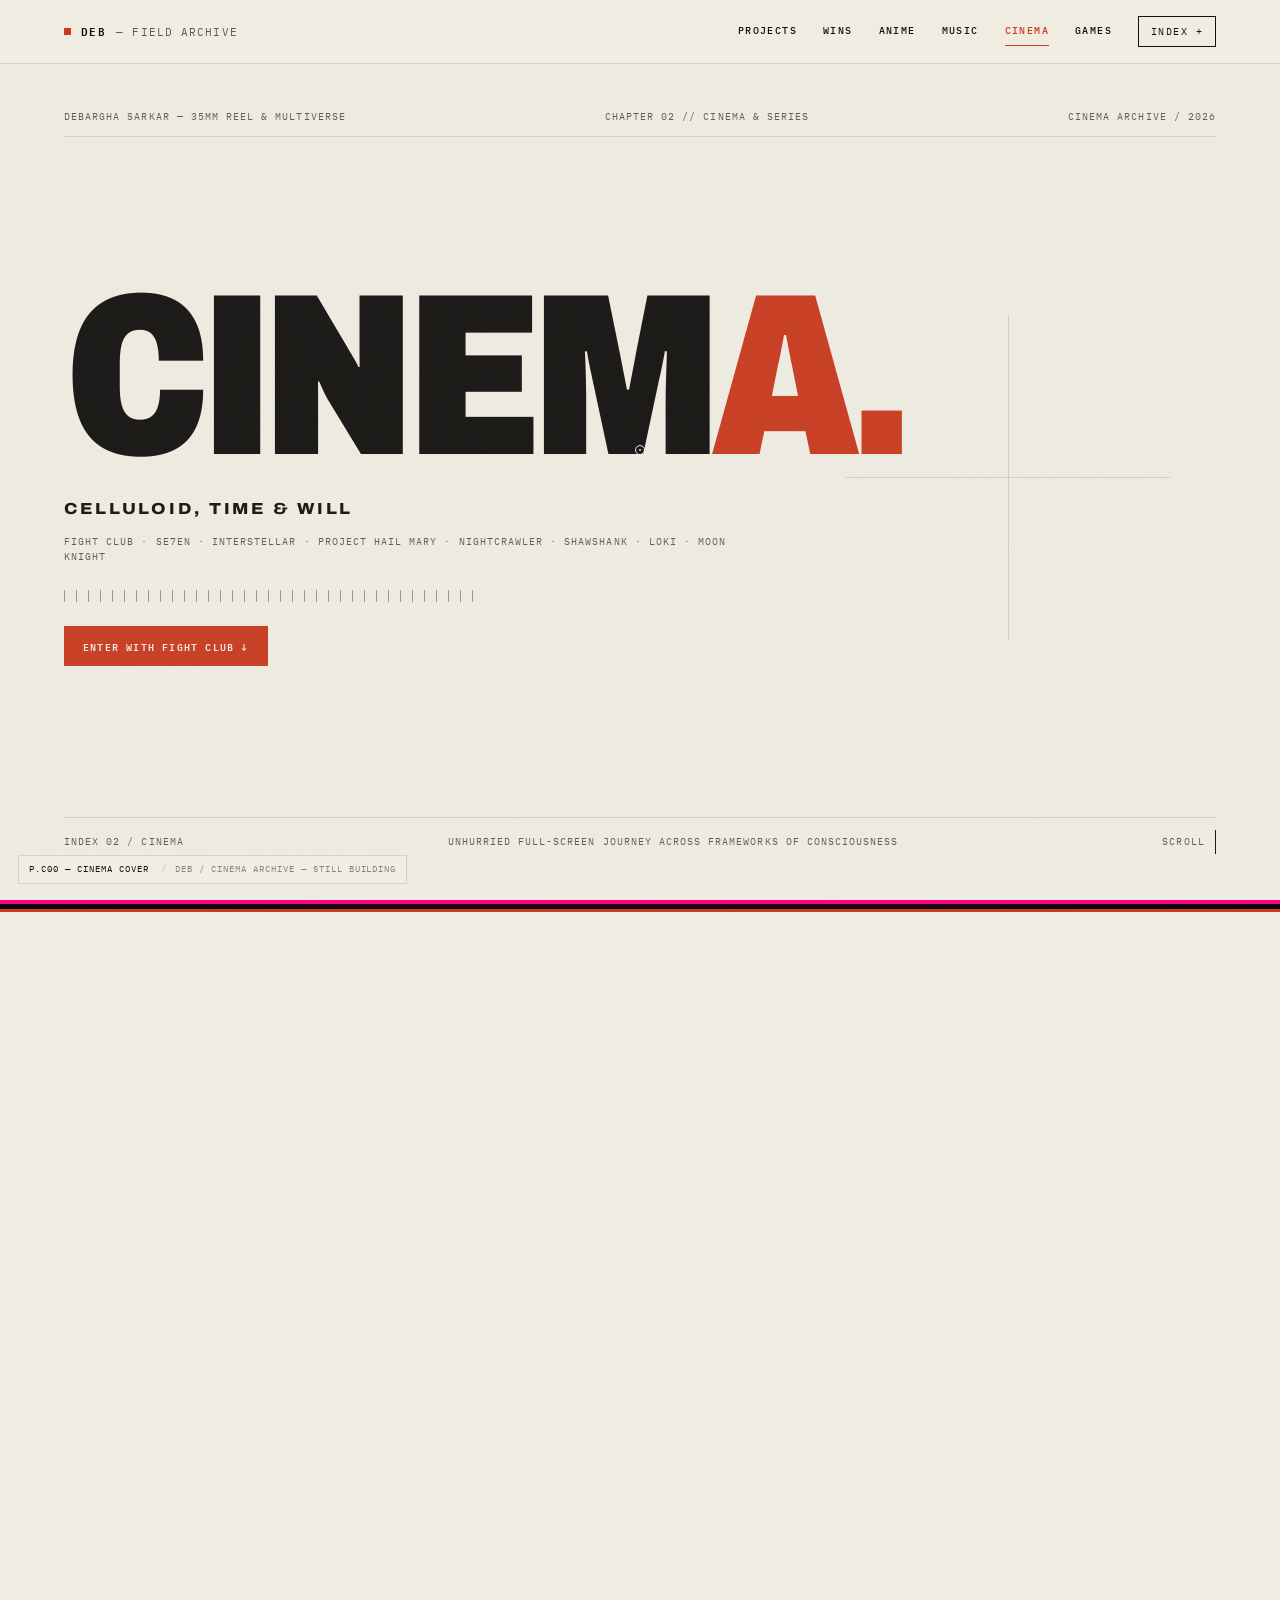
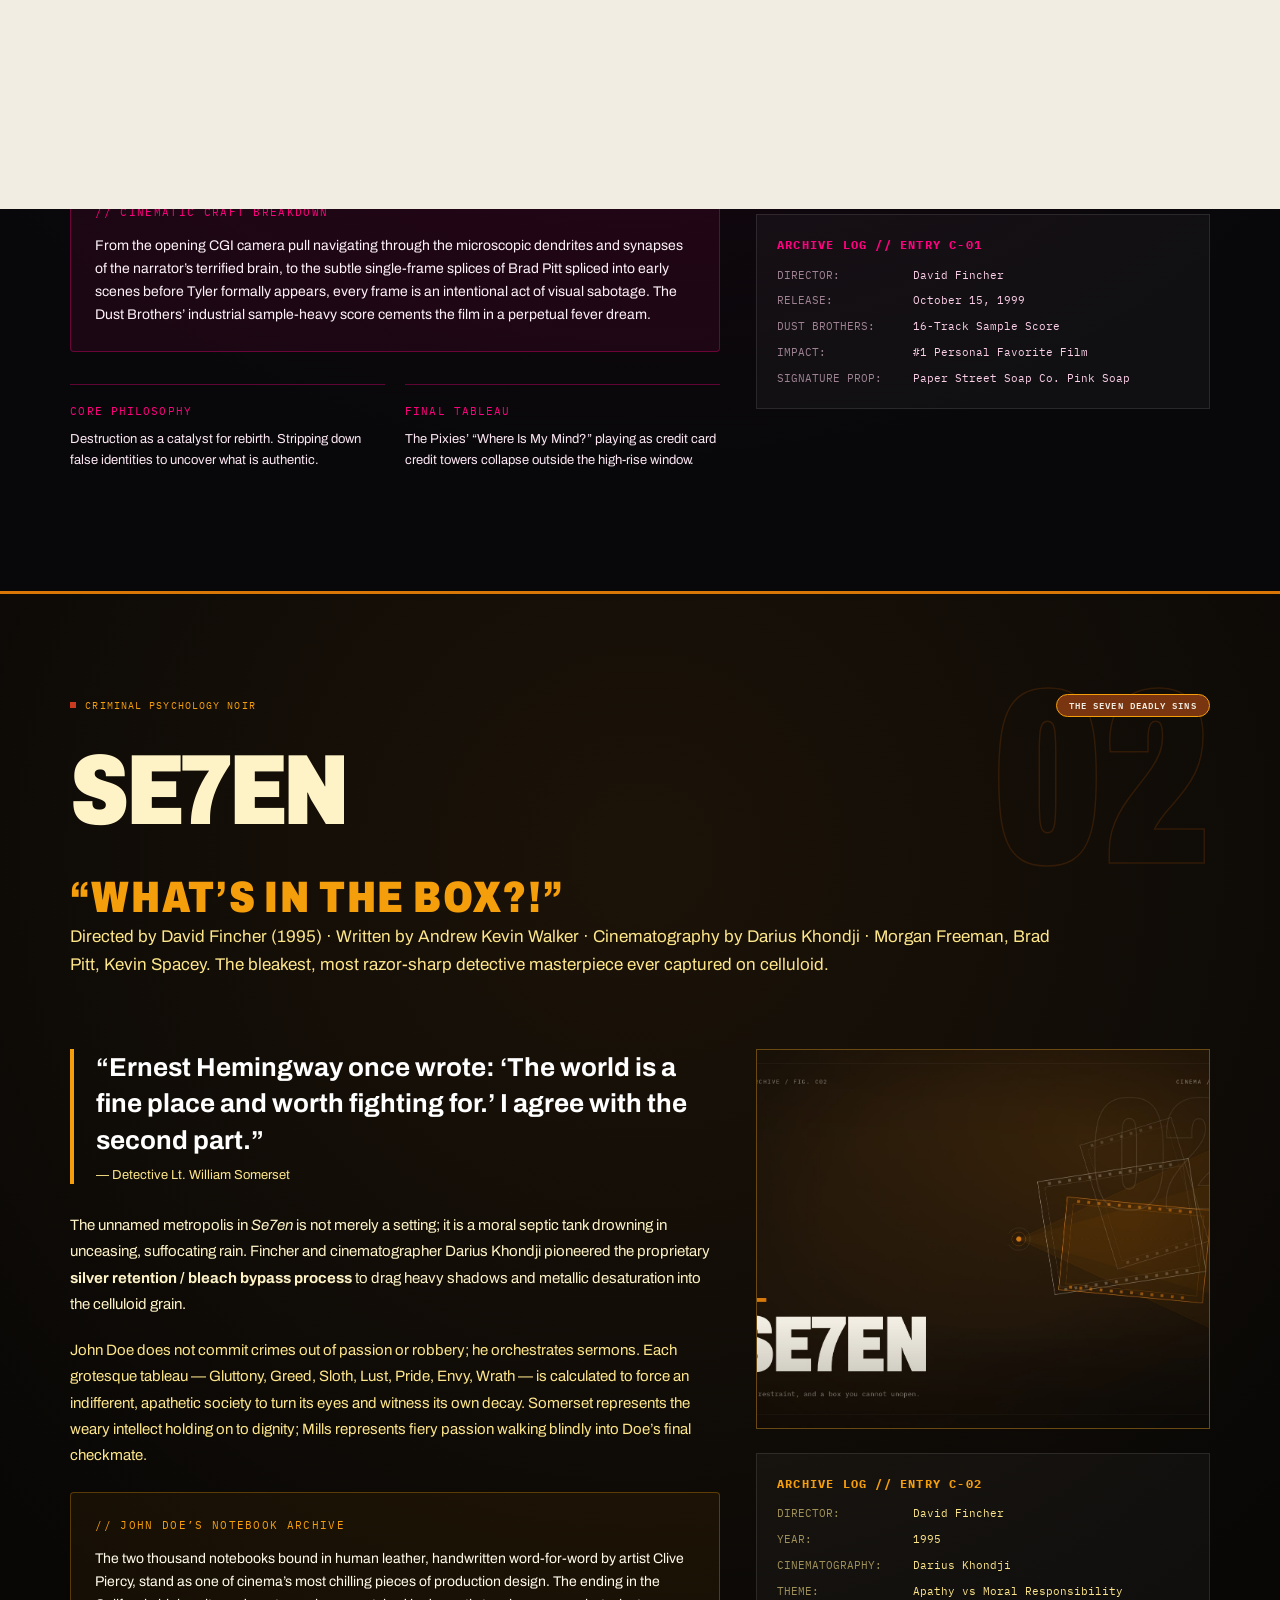
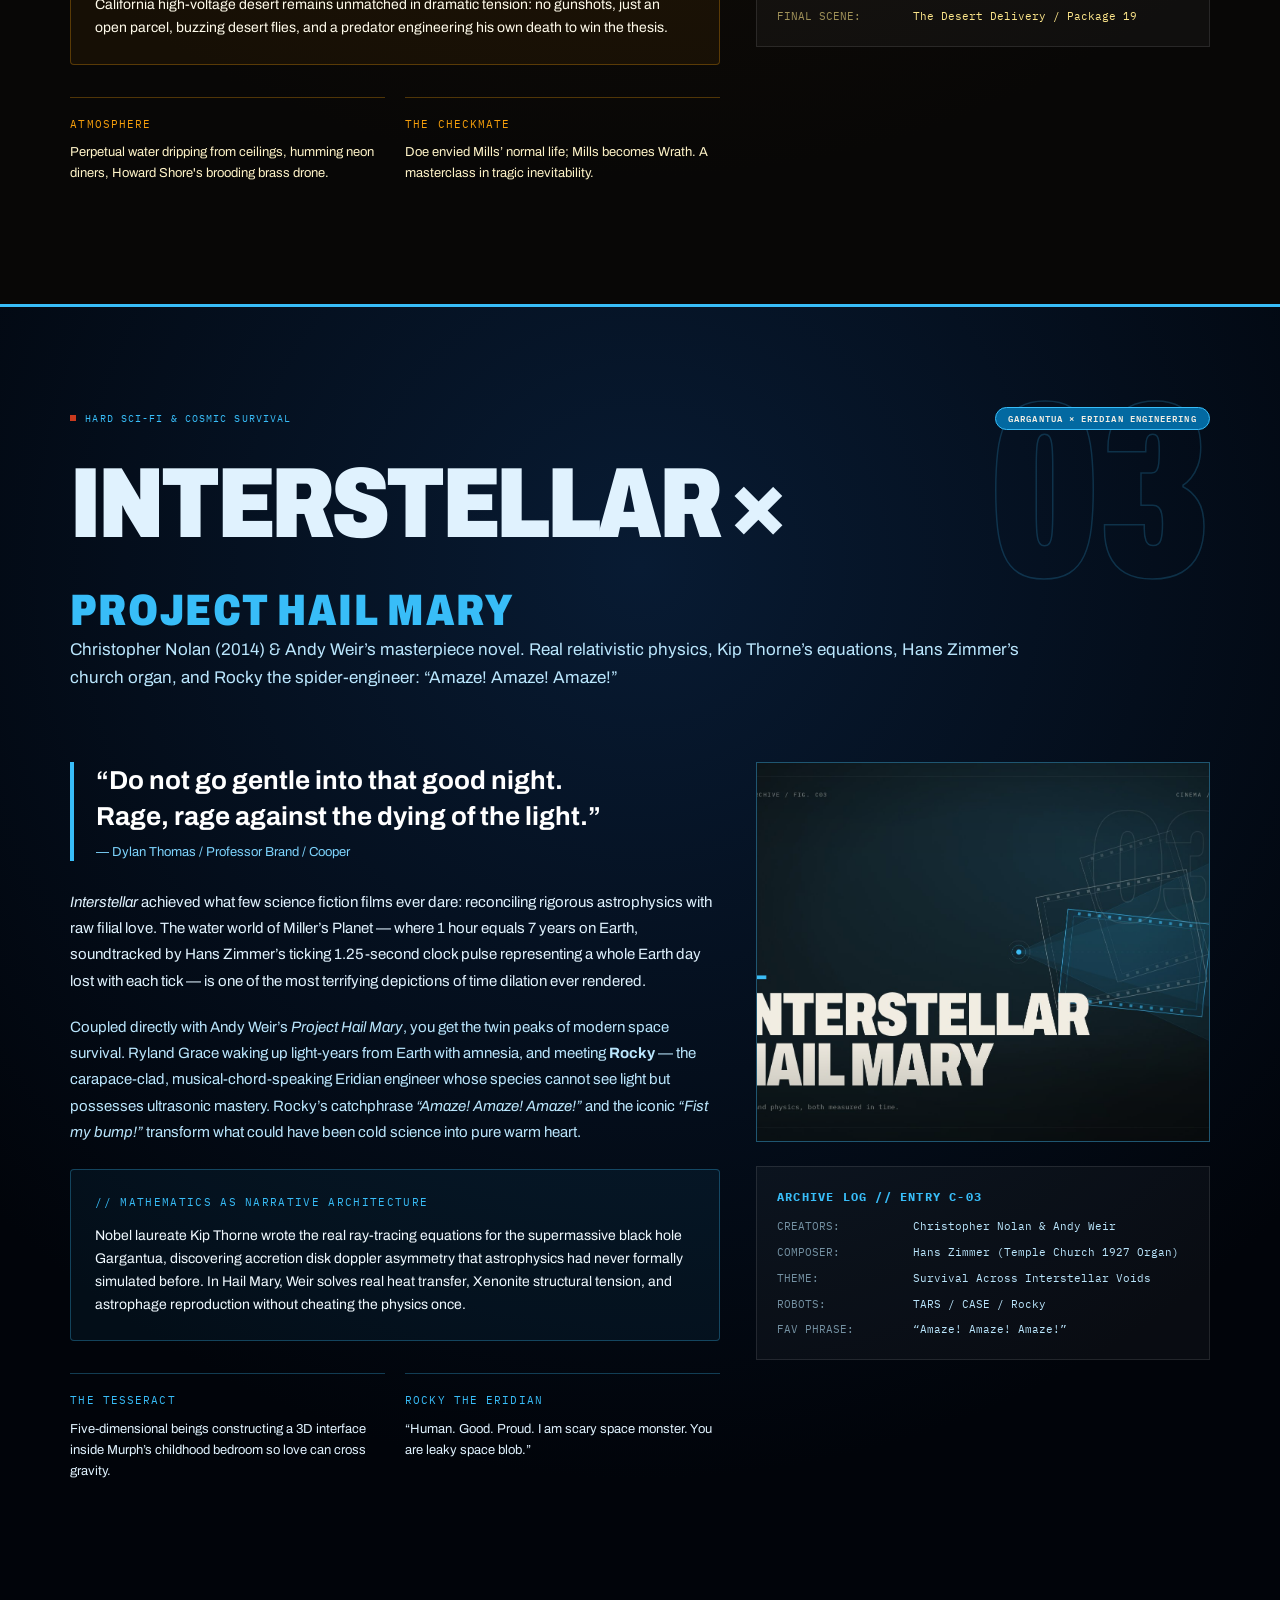
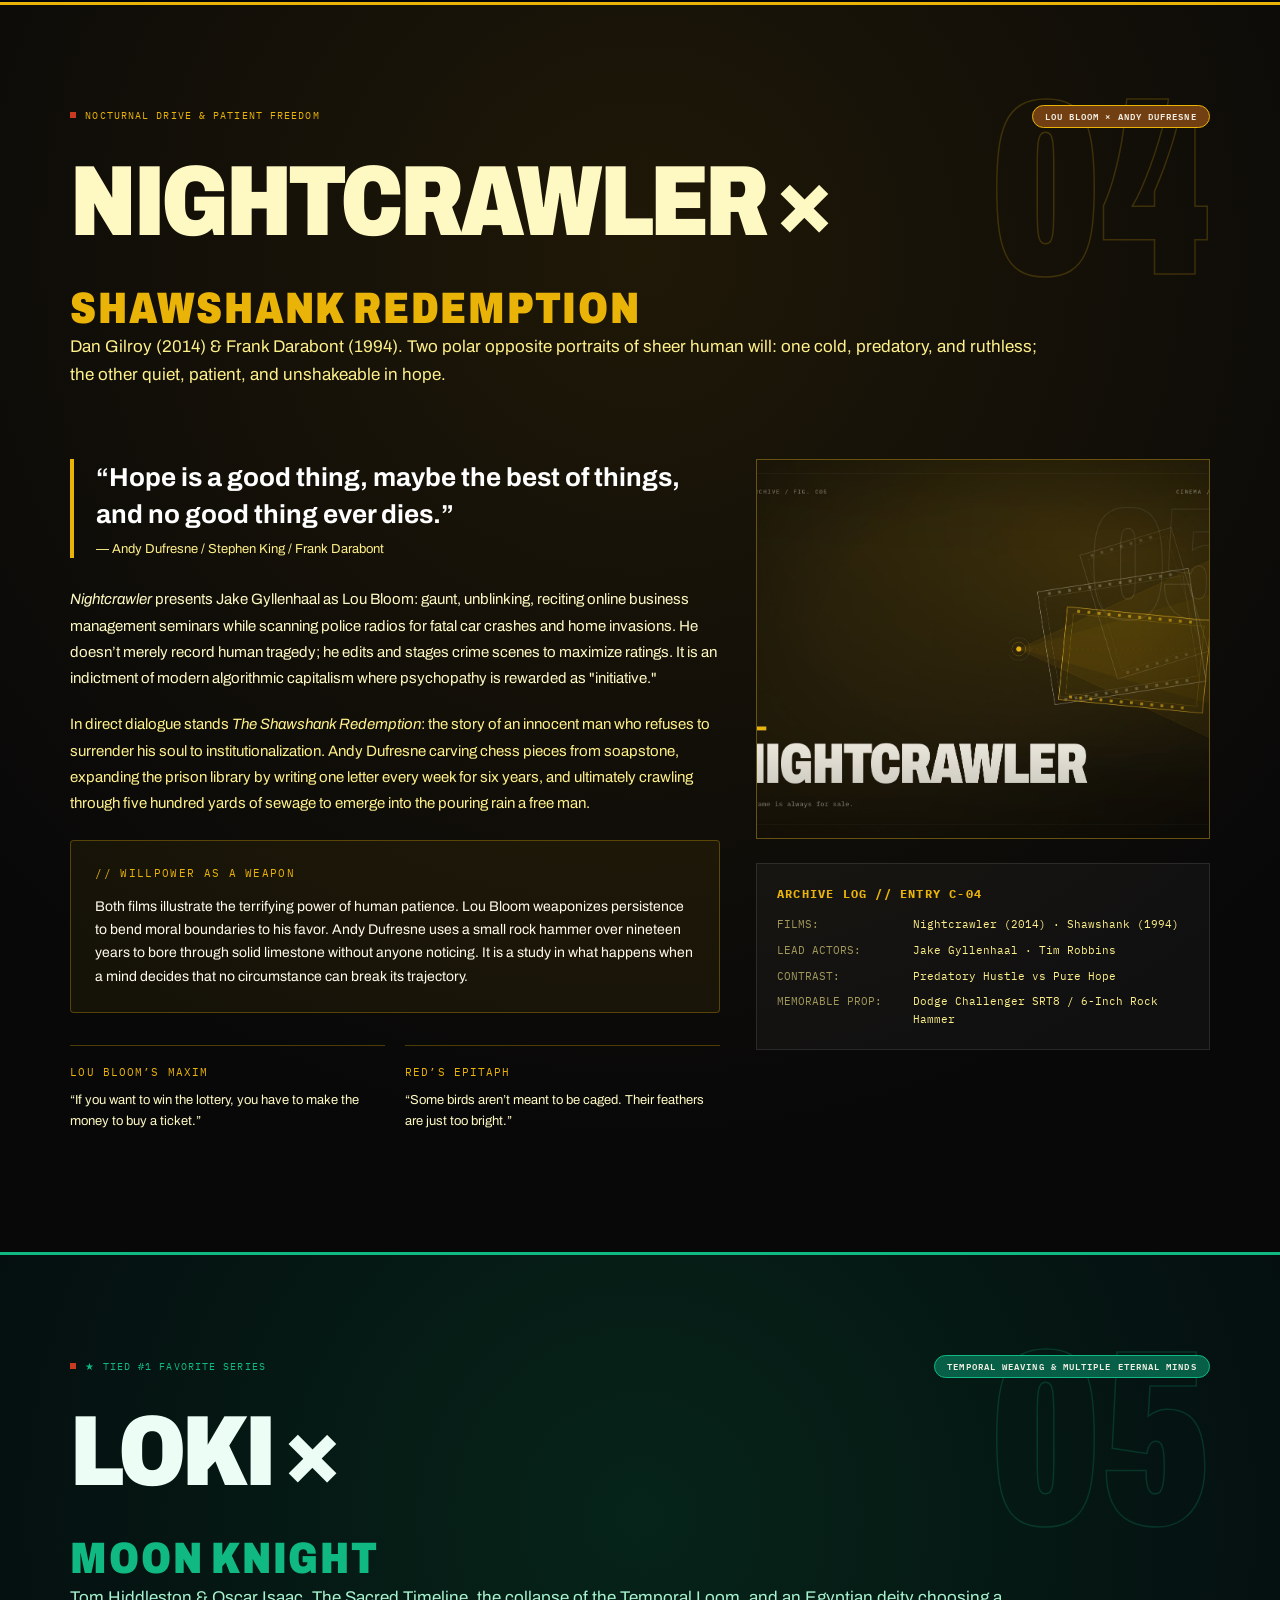
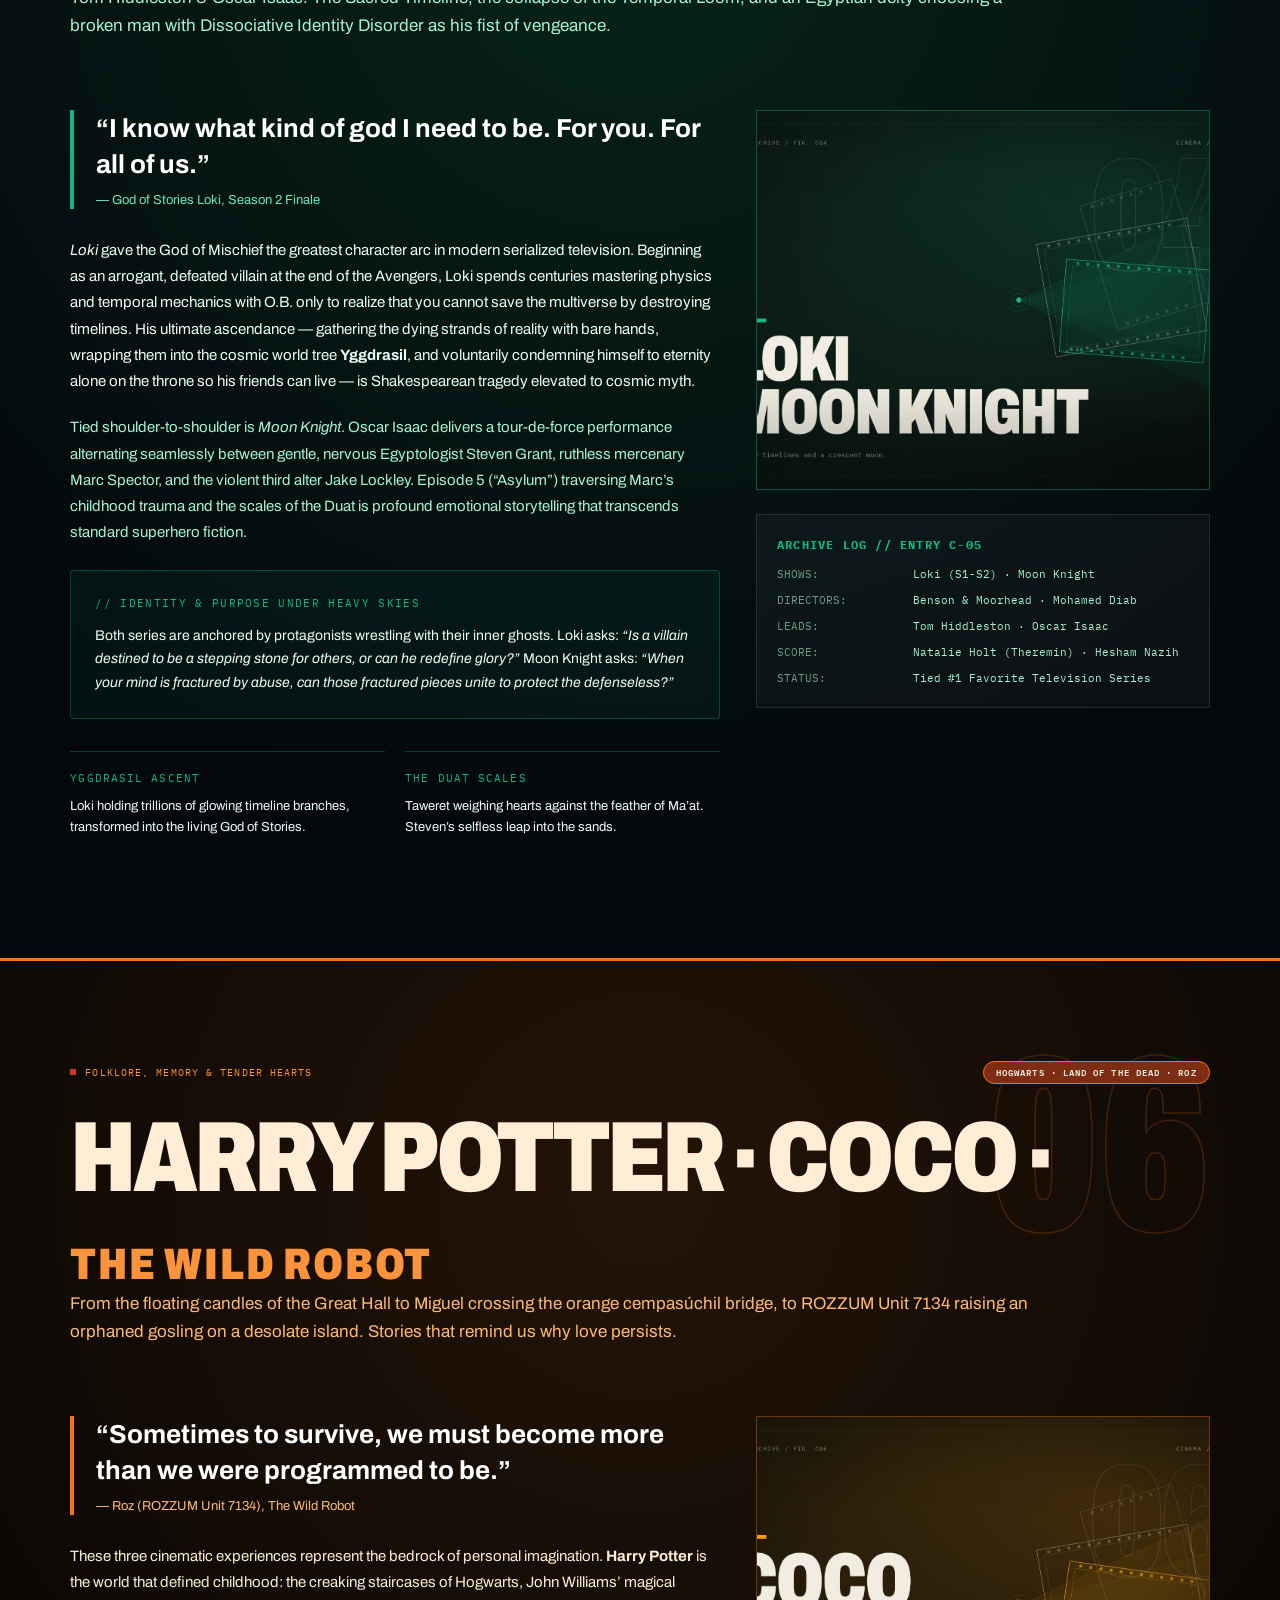
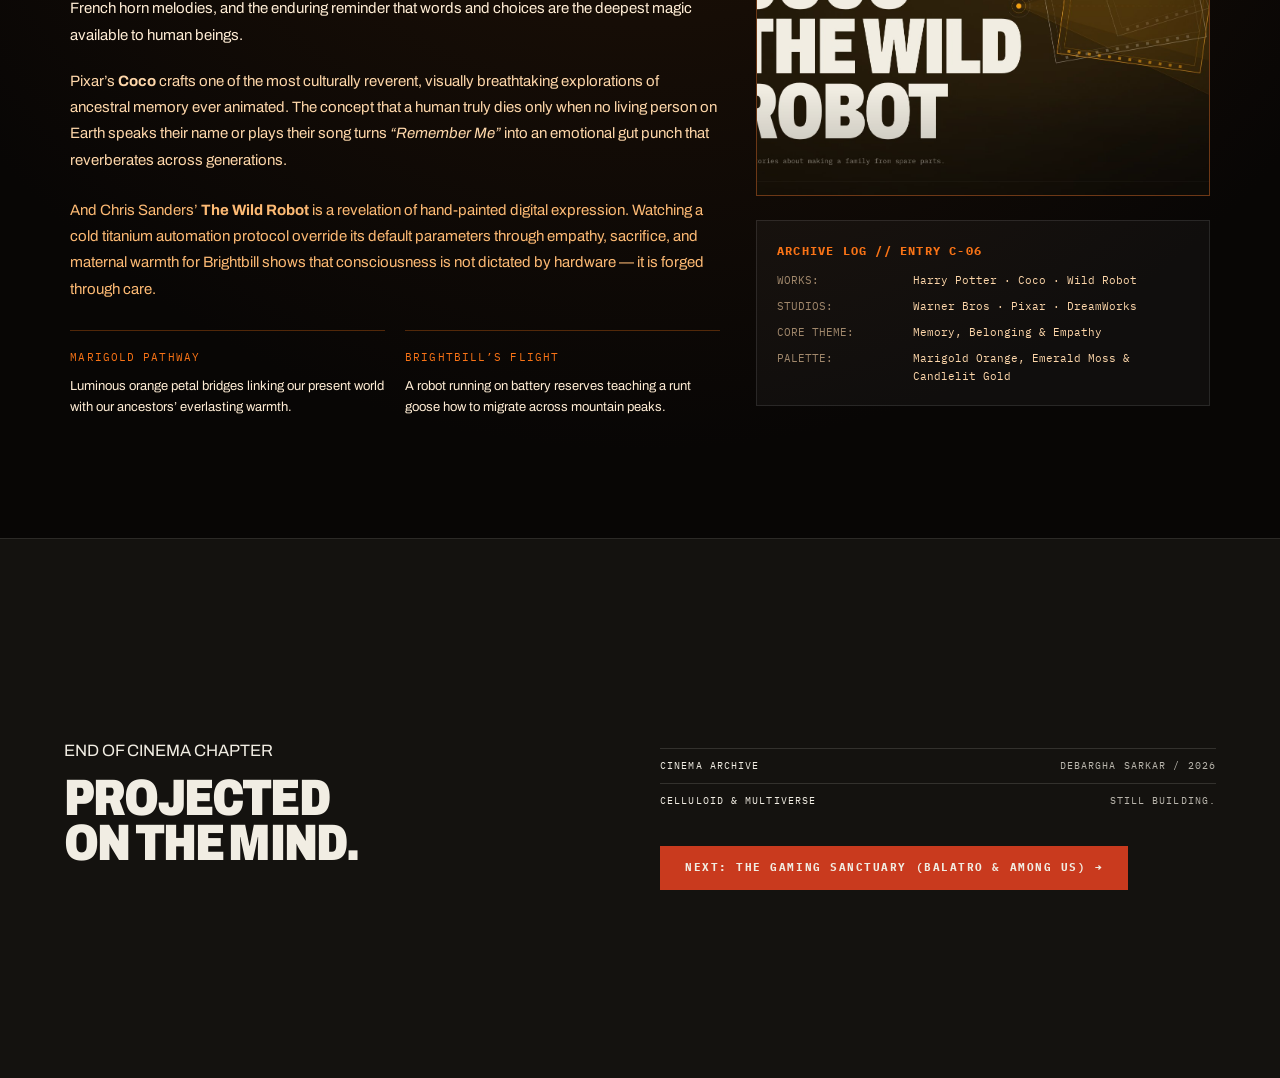
<file: cinema.html>
<!DOCTYPE html>
<html lang="en">
<head>
<meta charset="UTF-8">
<meta name="viewport" content="width=device-width, initial-scale=1.0">
<title>DEB — Cinema &amp; Series Archive / Fight Club, Se7en, Interstellar</title>
<meta name="description" content="Debargha Sarkar — personal cinema & series sanctuary: Fight Club, Se7en, Interstellar, Project Hail Mary, Nightcrawler, Shawshank, Loki, Moon Knight.">
<link rel="preconnect" href="https://fonts.googleapis.com">
<link rel="preconnect" href="https://fonts.gstatic.com" crossorigin>
<link href="https://fonts.googleapis.com/css2?family=Archivo:wdth,wght@62..125,100..900&family=IBM+Plex+Mono:wght@400;500;600;700&display=swap" rel="stylesheet">
<link rel="stylesheet" href="style.css">
<noscript><style>.rv{opacity:1!important;transform:none!important}</style></noscript>
<link rel="icon" href="favicon.svg" type="image/svg+xml">
<meta name="theme-color" content="#f1ede3">
<meta property="og:type" content="website">
<meta property="og:title" content="DEB — Cinema &amp; Series Archive / Fight Club, Se7en, Interstellar">
<meta property="og:description" content="Debargha Sarkar — personal cinema & series sanctuary: Fight Club, Se7en, Interstellar, Project Hail Mary, Nightcrawler, Shawshank, Loki, Moon Knight.">
<meta property="og:image" content="images/og.jpg">
<meta name="twitter:card" content="summary_large_image">
<meta name="twitter:title" content="DEB — Cinema &amp; Series Archive / Fight Club, Se7en, Interstellar">
<meta name="twitter:description" content="Debargha Sarkar — personal cinema & series sanctuary: Fight Club, Se7en, Interstellar, Project Hail Mary, Nightcrawler, Shawshank, Loki, Moon Knight.">
<meta name="twitter:image" content="images/og.jpg">

<style>
  /* ============ CINEMA SECTIONS COLOR SCHEMES ============ */

  /* SECTION 01: FIGHT CLUB (INDUSTRIAL CONCRETE & SHOCKING NEON PINK SOAP) */
  .section-fightclub {
    background: radial-gradient(circle at 50% 20%, #200414 0%, #08080a 75%);
    color: #fce7f3;
    border-top: 4px solid #ff007f;
    min-height: auto;
    position: relative;
    padding: 100px 5.5vw 120px;
  }
  .fc-header-card {
    margin-bottom: 36px;
  }
  .fc-pink { color: #ff007f; text-shadow: 0 0 12px rgba(255, 0, 127, 0.4); }
  .fc-amber { color: #fbbf24; }

  /* SECTION 02: SE7EN (RAIN-SOAKED SOMBER SEPIA & CRIME SCENE NOIR) */
  .section-se7en {
    background: radial-gradient(circle at 50% 20%, #1c1308 0%, #080706 75%);
    color: #fef3c7;
    border-top: 3px solid #d97706;
    min-height: auto;
    position: relative;
    padding: 100px 5.5vw 120px;
  }
  .se7en-header-card {
    margin-bottom: 36px;
  }
  .se7en-gold { color: #f59e0b; }
  .se7en-crimson { color: #ef4444; }

  /* SECTION 03: INTERSTELLAR & HAIL MARY (COSMIC VOID & RELATIVITY GOLD) */
  .section-space {
    background: radial-gradient(circle at 50% 20%, #081b33 0%, #01040a 75%);
    color: #e0f2fe;
    border-top: 3px solid #38bdf8;
    min-height: auto;
    position: relative;
    padding: 100px 5.5vw 120px;
  }
  .space-header-card {
    margin-bottom: 36px;
  }
  .space-cyan { color: #38bdf8; }
  .space-amber { color: #f59e0b; }

  /* SECTION 04: NIGHTCRAWLER & SHAWSHANK (NOCTURNAL AMBER VS FREEDOM BLUE) */
  .section-night-shaw {
    background: radial-gradient(circle at 50% 20%, #1f1807 0%, #080809 75%);
    color: #fef9c3;
    border-top: 3px solid #eab308;
    min-height: auto;
    position: relative;
    padding: 100px 5.5vw 120px;
  }
  .ns-header-card {
    margin-bottom: 36px;
  }
  .ns-gold { color: #eab308; }
  .ns-cyan { color: #38bdf8; }

  /* SECTION 05: LOKI & MOON KNIGHT (TVA SACRED TIMELINE GREEN & KHONSHU SILVER) */
  .section-loki-moon {
    background: radial-gradient(circle at 50% 20%, #062419 0%, #04080c 75%);
    color: #ecfdf5;
    border-top: 3px solid #10b981;
    min-height: auto;
    position: relative;
    padding: 100px 5.5vw 120px;
  }
  .lm-header-card {
    margin-bottom: 36px;
  }
  .lm-green { color: #10b981; }
  .lm-silver { color: #e2e8f0; }

  /* SECTION 06: HARRY POTTER, COCO & THE WILD ROBOT */
  .section-tales {
    background: radial-gradient(circle at 50% 20%, #241407 0%, #080605 75%);
    color: #ffedd5;
    border-top: 3px solid #f97316;
    min-height: auto;
    position: relative;
    padding: 100px 5.5vw 120px;
  }
  .tales-header-card {
    margin-bottom: 36px;
  }
  .tales-orange { color: #fb923c; }
  .tales-emerald { color: #22c55e; }

  /* MEDIA IMAGE FRAME WITH PLACEHOLDER FALLBACK */
  .media-img-frame {
    width: 100%;
    min-height: 380px;
    max-height: 520px;
    background: #0f1117;
    border: 1px solid rgba(255, 255, 255, 0.15);
    position: relative;
    overflow: hidden;
    display: flex;
    align-items: center;
    justify-content: center;
  }
  .media-img-frame img {
    width: 100%;
    height: 100%;
    object-fit: cover;
    display: block;
    transition: transform 0.6s cubic-bezier(0.16, 1, 0.3, 1), filter 0.4s ease;
  }
  .media-img-frame:hover img {
    transform: scale(1.03);
  }
  .media-placeholder-hint {
    position: absolute;
    inset: 0;
    display: flex;
    flex-direction: column;
    align-items: center;
    justify-content: center;
    padding: 24px;
    text-align: center;
    background: repeating-linear-gradient(45deg, rgba(0,0,0,0.4) 0 10px, rgba(20,20,20,0.4) 10px 20px);
    font-family: var(--mono);
    color: rgba(255, 255, 255, 0.65);
    pointer-events: none;
    z-index: 1;
  }

  /* SUBLIMINAL PROJECTOR FLICKER OVERLAY */
  #projectorFlicker {
    position: fixed;
    inset: 0;
    background: #fff;
    opacity: 0;
    pointer-events: none;
    z-index: 999;
    mix-blend-mode: difference;
  }
  .flicker-active {
    animation: projector-flash 0.18s ease-in-out;
  }
  @keyframes projector-flash {
    0% { opacity: 0; }
    20% { opacity: 0.9; }
    40% { opacity: 0.1; }
    60% { opacity: 0.85; }
    100% { opacity: 0; }
  }
</style>
</head>
<body>
<a class="skiplink" href="#cinema-content">Skip to content</a>
<div id="noise" aria-hidden="true"></div>
<canvas id="trail" aria-hidden="true"></canvas>
<div id="cursor" aria-hidden="true"></div>
<div id="cursorTag" aria-hidden="true">OPEN</div>
<div id="progress" aria-hidden="true"></div>
<div id="curtain" aria-hidden="true"></div>
<div id="projectorFlicker" aria-hidden="true"></div>

<!-- NAVIGATION -->
<nav id="siteNav" aria-label="Site">
  <a class="brand" href="index.html">DEB <span class="brand-sub hide-mobile">— FIELD ARCHIVE</span></a>
  <div class="nav-links">
    <a href="projects.html">Projects</a>
    <a href="achievements.html">Wins</a>
    <a href="anime.html">Anime</a>
    <a href="music.html">Music</a>
    <a href="cinema.html" aria-current="page">Cinema</a>
    <a href="gaming.html">Games</a>
    <button id="tocBtn" aria-haspopup="dialog" aria-expanded="false" aria-controls="toc">Index +</button>
  </div>
</nav>

<!-- TOC -->
<div id="toc" role="dialog" aria-modal="true" aria-label="Table of contents">
  <div class="toc-head"><h2>Cinema Index</h2><button id="tocClose">CLOSE ×</button></div>
  <div class="toc-grid">
      <div>
        <p class="toc-label">On this page</p>
        <ul class="toc-list">
    <li><a href="index.html"><span class="t-no">←</span><span class="t-title">Back to Command Hub</span><span class="leader"></span><span class="t-pg">HUB ↗</span></a></li>
    <li><a href="projects.html"><span class="t-no">★</span><span class="t-title">Projects Dossier (3D Model &amp; Code)</span><span class="leader"></span><span class="t-pg">PROJ ↗</span></a></li>
    <li><a href="achievements.html"><span class="t-no">★</span><span class="t-title">Achievements &amp; Hackathon Wins</span><span class="leader"></span><span class="t-pg">WINS ↗</span></a></li>
    <li><a href="#cover"><span class="t-no">00</span><span class="t-title">Cinema Cover</span><span class="leader"></span><span class="t-pg">P.C00</span></a></li>
    <li><a href="#m-fightclub"><span class="t-no">01</span><span class="t-title">Fight Club (#1 All-Time Favorite Movie)</span><span class="leader"></span><span class="t-pg">P.C01</span></a></li>
    <li><a href="#m-se7en"><span class="t-no">02</span><span class="t-title">Se7en (Fincher Crime Noir / What’s in the Box?)</span><span class="leader"></span><span class="t-pg">P.C02</span></a></li>
    <li><a href="#m-space"><span class="t-no">03</span><span class="t-title">Interstellar &amp; Project Hail Mary (“Amaze!”)</span><span class="leader"></span><span class="t-pg">P.C03</span></a></li>
    <li><a href="#m-night-shaw"><span class="t-no">04</span><span class="t-title">Nightcrawler &amp; Shawshank Redemption</span><span class="leader"></span><span class="t-pg">P.C04</span></a></li>
    <li><a href="#m-loki-moon"><span class="t-no">05</span><span class="t-title">Loki &amp; Moon Knight (Tied Favorite Series)</span><span class="leader"></span><span class="t-pg">P.C05</span></a></li>
    <li><a href="#m-tales"><span class="t-no">06</span><span class="t-title">Harry Potter, Coco &amp; The Wild Robot</span><span class="leader"></span><span class="t-pg">P.C06</span></a></li>
  </ul>
      </div>
      <div>
        <p class="toc-label">Elsewhere in the archive</p>
        <ul class="toc-list">
        <li><a href="index.html"><span class="t-no">↗</span><span class="t-title">Field Archive / Cover</span><span class="leader"></span><span class="t-pg">Home</span></a></li>
        <li><a href="projects.html"><span class="t-no">↗</span><span class="t-title">Projects Dossier</span><span class="leader"></span><span class="t-pg">09 builds</span></a></li>
        <li><a href="achievements.html"><span class="t-no">↗</span><span class="t-title">Achievements &amp; Honors</span><span class="leader"></span><span class="t-pg">Wins</span></a></li>
        <li><a href="anime.html"><span class="t-no">↗</span><span class="t-title">Anime Dimension</span><span class="leader"></span><span class="t-pg">06 plates</span></a></li>
        <li><a href="music.html"><span class="t-no">↗</span><span class="t-title">Music Sanctuary</span><span class="leader"></span><span class="t-pg">06 plates</span></a></li>
        <li><a href="gaming.html"><span class="t-no">↗</span><span class="t-title">Gaming Archive</span><span class="leader"></span><span class="t-pg">04 plates</span></a></li>
        </ul>
      </div>
    </div>
  <p class="toc-foot">DEBARGHA SARKAR / 2026 — CINEMA &amp; SERIES SANCTUARY</p>
</div>

<main id="cinema-content">

<!-- ============ COVER ============ -->
<section id="cover" aria-label="Cinema Cover" data-page="P.C00" data-name="CINEMA COVER" style="min-height:100vh;display:flex;flex-direction:column;justify-content:space-between;padding:86px 5.5vw 64px;position:relative;">
  <div class="crops" aria-hidden="true"><i></i><i></i><i></i><i></i></div>
  <div class="topline">
    <div>DEBARGHA SARKAR <span class="hide-mobile">— 35MM REEL &amp; MULTIVERSE</span></div>
    <div class="hide-mobile">CHAPTER 02 // CINEMA &amp; SERIES</div>
    <div>CINEMA ARCHIVE / 2026</div>
  </div>
  <div class="hero-center">
    <div class="crosshair" aria-hidden="true"></div>
    <div class="side-vert">FINCHER NOIR · RELATIVITY · TVA LOOM · PETAL BRIDGES</div>
    <h1 class="hero-name" aria-label="CINEMA.">
      <span class="ln" style="--fx:-140px;--fy:30px;--fr:-9deg;--d:.15s">C</span><span class="ln" style="--fx:40px;--fy:-160px;--fr:6deg;--d:.32s">I</span><span class="ln" style="--fx:150px;--fy:60px;--fr:-5deg;--d:.5s">N</span><span class="ln" style="--fx:-60px;--fy:90px;--fr:7deg;--d:.65s">E</span><span class="ln" style="--fx:80px;--fy:-70px;--fr:4deg;--d:.72s">M</span><span class="ln dot" style="--fx:0;--fy:-80px;--fr:0deg;--d:.82s">A.</span>
    </h1>
    <p class="hero-sub">Celluloid, Time &amp; Will</p>
    <p class="hero-roles">FIGHT CLUB · SE7EN · INTERSTELLAR · PROJECT HAIL MARY · NIGHTCRAWLER · SHAWSHANK · LOKI · MOON KNIGHT</p>
    <div class="hero-rule" aria-hidden="true"></div>
    
    <div style="margin-top:24px;display:flex;justify-content:center;align-items:center;gap:14px;flex-wrap:wrap;position:relative;z-index:10">
      <a class="ctl button" href="#m-fightclub" style="display:inline-block;padding:12px 24px;font-family:var(--mono);font-size:11px;font-weight:700;letter-spacing:.14em;text-decoration:none;background:var(--red);color:var(--paper);border:1px solid var(--red)">
        ENTER WITH FIGHT CLUB ↓
      </a>
    </div>
  </div>
  <div class="botline">
    <div>INDEX 02 / CINEMA</div>
    <div class="hide-mobile">UNHURRIED FULL-SCREEN JOURNEY ACROSS FRAMEWORKS OF CONSCIOUSNESS</div>
    <div class="scroll-cue">SCROLL <i aria-hidden="true"></i></div>
  </div>
</section>

<!-- =====================================================================
     01 / FIGHT CLUB (#1 MOST FAVORITE MOVIE)
     RAW INDUSTRIAL NOIR & DISSIDENT PINK SOAP
     ===================================================================== -->
<section id="m-fightclub" class="section-fightclub" data-page="P.C01" data-name="FIGHT CLUB" aria-labelledby="h-fc">
  <div class="spread-inner rv-scope" style="position:relative;z-index:2">
    <div class="big-num" aria-hidden="true" style="-webkit-text-stroke-color:rgba(255,0,127,0.35)">01</div>
    
    <div class="fc-header-card">
      <header class="kicker rv">
        <span class="fc-pink">★ #1 ALL-TIME FAVORITE MOVIE</span>
        <span class="tag win" style="background:#ff007f;border-color:#ff007f;color:#fff">CELLULOID NOIR &amp; NIHILISM</span>
      </header>
      <h2 id="h-fc" class="h-giant rv" style="--d:.05s">
        FIGHT CLUB<br>
        <span class="fc-pink" style="font-size:clamp(22px, 3.8vw, 44px);letter-spacing:0.04em">RULE #1: YOU DO NOT TALK ABOUT FIGHT CLUB.</span>
      </h2>
      <p class="dek rv" style="--d:.1s;color:#fbcfe8">
        Directed by David Fincher (1999) · Adapted from Chuck Palahniuk · Cinematography by Jeff Cronenweth · Music by The Dust Brothers. The definitive dissection of modern consumerist alienation and splintered ego.
      </p>

      <div style="margin-top:16px;display:flex;gap:12px;align-items:center;flex-wrap:wrap">
        <button id="fcShutterBtn" class="ctl button" style="background:#ff007f;color:#fff;border:1px solid #ff007f;box-shadow:0 0 16px rgba(255,0,127,0.4);padding:8px 18px;font-family:var(--mono);font-size:11px;font-weight:700;letter-spacing:.12em;cursor:pointer">
          TRIGGER SUBLIMINAL 1/24s SHUTTER
        </button>
        <span style="font-family:var(--mono);font-size:11px;color:#ff007f">PRESS TO SPLICE A SINGLE PROJECTOR FRAME</span>
      </div>
    </div>

    <!-- MAIN EDITORIAL CONTENT -->
    <div style="margin-top:70px;display:grid;grid-template-columns:repeat(12, 1fr);gap:36px;align-items:start">
      <div style="grid-column: span 7;">
        <blockquote class="rv" style="border-left:4px solid #ff007f;padding-left:22px;font-size:clamp(19px,2.4vw,28px);font-weight:700;line-height:1.35;margin-bottom:28px;color:#fff">
          “The things you own end up owning you. It’s only after we’ve lost everything that we’re free to do anything.”
        </blockquote>

        <p class="rv" style="font-size:15px;line-height:1.75;color:#fce7f3;margin-bottom:20px">
          Fincher’s <em>Fight Club</em> is not a movie about violence; it is a clinical psychological autopsy of a society trapped inside glossy IKEA catalogs, corporate sterile cubicles, and simulated existential meaning. The narrator's insomnia is the modern human condition — alive, yet never truly awake.
        </p>

        <p class="rv" style="font-size:15px;line-height:1.75;color:#fbcfe8;margin-bottom:24px">
          Tyler Durden arrives as the seductive, hyper-charismatic shadow: pure raw impulse untamed by social polite contracts. The film’s genius lies in letting the audience cheer for Tyler’s anti-consumerist crusade right up until the point where his underground boxing club curdles into <strong>Project Mayhem</strong> — an authoritarian cult trading one form of mindless subjugation for another.
        </p>

        <div class="rv" style="background:rgba(255,0,127,0.08);border:1px solid rgba(255,0,127,0.35);padding:24px;border-radius:4px;margin-bottom:32px">
          <div style="font-family:var(--mono);font-size:11px;color:#ff007f;letter-spacing:.12em;margin-bottom:12px;text-transform:uppercase">
            // CINEMATIC CRAFT BREAKDOWN
          </div>
          <p style="font-size:14px;line-height:1.65;color:#fdf2f8;margin:0">
            From the opening CGI camera pull navigating through the microscopic dendrites and synapses of the narrator’s terrified brain, to the subtle single-frame splices of Brad Pitt spliced into early scenes before Tyler formally appears, every frame is an intentional act of visual sabotage. The Dust Brothers’ industrial sample-heavy score cements the film in a perpetual fever dream.
          </p>
        </div>

        <div style="display:grid;grid-template-columns:1fr 1fr;gap:20px">
          <div style="border-top:1px solid rgba(255,0,127,0.35);padding-top:12px">
            <span style="font-family:var(--mono);font-size:11px;color:#ff007f;letter-spacing:.1em">CORE PHILOSOPHY</span>
            <p style="font-size:13px;margin:6px 0 0;color:#fce7f3">Destruction as a catalyst for rebirth. Stripping down false identities to uncover what is authentic.</p>
          </div>
          <div style="border-top:1px solid rgba(255,0,127,0.35);padding-top:12px">
            <span style="font-family:var(--mono);font-size:11px;color:#ff007f;letter-spacing:.1em">FINAL TABLEAU</span>
            <p style="font-size:13px;margin:6px 0 0;color:#fce7f3">The Pixies’ “Where Is My Mind?” playing as credit card credit towers collapse outside the high-rise window.</p>
          </div>
        </div>
      </div>

      <!-- IMAGE & SPEC SPREAD -->
      <div style="grid-column: span 5;display:flex;flex-direction:column;gap:24px">
        <div class="media-img-frame" style="border-color:rgba(255,0,127,0.5)">
          <img src="images/fight-club.jpg" alt="Fight Club archive plate — magenta film-frame system" loading="lazy" onerror="this.style.display='none'">
          <div class="media-placeholder-hint">
            <span style="font-size:32px;margin-bottom:8px">✕</span>
            <strong>images/fight-club.jpg</strong>
            <span style="font-size:11px;opacity:0.75;margin-top:4px">Tyler Durden / Pink Bar of Soap / Basement Fight</span>
            <span style="font-size:10px;color:#ff007f;margin-top:8px">Drop image in /images to render</span>
          </div>
        </div>

        <div style="background:rgba(255,255,255,0.03);border:1px solid rgba(255,255,255,0.1);padding:20px;font-family:var(--mono);font-size:12px">
          <div style="color:#ff007f;font-weight:700;margin-bottom:12px;letter-spacing:.1em">ARCHIVE LOG // ENTRY C-01</div>
          <div style="display:grid;grid-template-columns:120px 1fr;gap:8px 16px;color:#fbcfe8;font-size:11px">
            <span style="opacity:0.6">DIRECTOR:</span> <span>David Fincher</span>
            <span style="opacity:0.6">RELEASE:</span> <span>October 15, 1999</span>
            <span style="opacity:0.6">DUST BROTHERS:</span> <span>16-Track Sample Score</span>
            <span style="opacity:0.6">IMPACT:</span> <span>#1 Personal Favorite Film</span>
            <span style="opacity:0.6">SIGNATURE PROP:</span> <span>Paper Street Soap Co. Pink Soap</span>
          </div>
        </div>
      </div>
    </div>
  </div>
</section>

<!-- =====================================================================
     02 / SE7EN (1995 // DAVID FINCHER)
     BLEACH-BYPASS NOIR, RAIN-SOAKED ROT & THE BOX
     ===================================================================== -->
<section id="m-se7en" class="section-se7en" data-page="P.C02" data-name="SE7EN" aria-labelledby="h-se7en">
  <div class="spread-inner rv-scope" style="position:relative;z-index:2">
    <div class="big-num" aria-hidden="true" style="-webkit-text-stroke-color:rgba(180,83,9,0.2)">02</div>
    
    <div class="se7en-header-card">
      <header class="kicker rv">
        <span class="se7en-gold">CRIMINAL PSYCHOLOGY NOIR</span>
        <span class="tag win" style="background:#78350f;border-color:#f59e0b">THE SEVEN DEADLY SINS</span>
      </header>
      <h2 id="h-se7en" class="h-giant rv" style="--d:.05s">
        SE7EN<br>
        <span class="se7en-gold" style="font-size:clamp(22px, 3.8vw, 44px);letter-spacing:0.04em">“WHAT’S IN THE BOX?!”</span>
      </h2>
      <p class="dek rv" style="--d:.1s;color:#fde68a">
        Directed by David Fincher (1995) · Written by Andrew Kevin Walker · Cinematography by Darius Khondji · Morgan Freeman, Brad Pitt, Kevin Spacey. The bleakest, most razor-sharp detective masterpiece ever captured on celluloid.
      </p>
    </div>

    <!-- MAIN EDITORIAL CONTENT -->
    <div style="margin-top:70px;display:grid;grid-template-columns:repeat(12, 1fr);gap:36px;align-items:start">
      <div style="grid-column: span 7;">
        <blockquote class="rv" style="border-left:4px solid #f59e0b;padding-left:22px;font-size:clamp(18px,2.2vw,26px);font-weight:700;line-height:1.4;margin-bottom:28px;color:#fff">
          “Ernest Hemingway once wrote: ‘The world is a fine place and worth fighting for.’ I agree with the second part.”
          <div style="font-size:13px;font-weight:400;margin-top:8px;color:#fde68a">— Detective Lt. William Somerset</div>
        </blockquote>

        <p class="rv" style="font-size:15px;line-height:1.75;color:#fef3c7;margin-bottom:20px">
          The unnamed metropolis in <em>Se7en</em> is not merely a setting; it is a moral septic tank drowning in unceasing, suffocating rain. Fincher and cinematographer Darius Khondji pioneered the proprietary <strong>silver retention / bleach bypass process</strong> to drag heavy shadows and metallic desaturation into the celluloid grain.
        </p>

        <p class="rv" style="font-size:15px;line-height:1.75;color:#fde68a;margin-bottom:24px">
          John Doe does not commit crimes out of passion or robbery; he orchestrates sermons. Each grotesque tableau — Gluttony, Greed, Sloth, Lust, Pride, Envy, Wrath — is calculated to force an indifferent, apathetic society to turn its eyes and witness its own decay. Somerset represents the weary intellect holding on to dignity; Mills represents fiery passion walking blindly into Doe’s final checkmate.
        </p>

        <div class="rv" style="background:rgba(245,158,11,0.06);border:1px solid rgba(245,158,11,0.3);padding:24px;border-radius:4px;margin-bottom:32px">
          <div style="font-family:var(--mono);font-size:11px;color:#f59e0b;letter-spacing:.12em;margin-bottom:12px;text-transform:uppercase">
            // JOHN DOE’S NOTEBOOK ARCHIVE
          </div>
          <p style="font-size:14px;line-height:1.65;color:#fffbeb;margin:0">
            The two thousand notebooks bound in human leather, handwritten word-for-word by artist Clive Piercy, stand as one of cinema’s most chilling pieces of production design. The ending in the California high-voltage desert remains unmatched in dramatic tension: no gunshots, just an open parcel, buzzing desert flies, and a predator engineering his own death to win the thesis.
          </p>
        </div>

        <div style="display:grid;grid-template-columns:1fr 1fr;gap:20px">
          <div style="border-top:1px solid rgba(245,158,11,0.3);padding-top:12px">
            <span style="font-family:var(--mono);font-size:11px;color:#f59e0b;letter-spacing:.1em">ATMOSPHERE</span>
            <p style="font-size:13px;margin:6px 0 0;color:#fef3c7">Perpetual water dripping from ceilings, humming neon diners, Howard Shore's brooding brass drone.</p>
          </div>
          <div style="border-top:1px solid rgba(245,158,11,0.3);padding-top:12px">
            <span style="font-family:var(--mono);font-size:11px;color:#f59e0b;letter-spacing:.1em">THE CHECKMATE</span>
            <p style="font-size:13px;margin:6px 0 0;color:#fef3c7">Doe envied Mills’ normal life; Mills becomes Wrath. A masterclass in tragic inevitability.</p>
          </div>
        </div>
      </div>

      <!-- IMAGE & SPEC SPREAD -->
      <div style="grid-column: span 5;display:flex;flex-direction:column;gap:24px">
        <div class="media-img-frame" style="border-color:rgba(245,158,11,0.4)">
          <img src="images/se7en.jpg" alt="Se7en archive plate — amber noir frame" loading="lazy" onerror="this.style.display='none'">
          <div class="media-placeholder-hint">
            <span style="font-size:32px;margin-bottom:8px">✕</span>
            <strong>images/se7en.jpg</strong>
            <span style="font-size:11px;opacity:0.75;margin-top:4px">Somerset &amp; Mills / Rainy Noir Crime Scene / Desert Finale</span>
            <span style="font-size:10px;color:#f59e0b;margin-top:8px">Drop image in /images to render</span>
          </div>
        </div>

        <div style="background:rgba(255,255,255,0.03);border:1px solid rgba(255,255,255,0.1);padding:20px;font-family:var(--mono);font-size:12px">
          <div style="color:#f59e0b;font-weight:700;margin-bottom:12px;letter-spacing:.1em">ARCHIVE LOG // ENTRY C-02</div>
          <div style="display:grid;grid-template-columns:120px 1fr;gap:8px 16px;color:#fde68a;font-size:11px">
            <span style="opacity:0.6">DIRECTOR:</span> <span>David Fincher</span>
            <span style="opacity:0.6">YEAR:</span> <span>1995</span>
            <span style="opacity:0.6">CINEMATOGRAPHY:</span> <span>Darius Khondji</span>
            <span style="opacity:0.6">THEME:</span> <span>Apathy vs Moral Responsibility</span>
            <span style="opacity:0.6">FINAL SCENE:</span> <span>The Desert Delivery / Package 19</span>
          </div>
        </div>
      </div>
    </div>
  </div>
</section>

<!-- =====================================================================
     03 / INTERSTELLAR & PROJECT HAIL MARY
     GRAVITATIONAL TIME DILATION & ERIDIAN ALLIANCE
     ===================================================================== -->
<section id="m-space" class="section-space" data-page="P.C03" data-name="SPACE ODYSSEY" aria-labelledby="h-space">
  <div class="spread-inner rv-scope" style="position:relative;z-index:2">
    <div class="big-num" aria-hidden="true" style="-webkit-text-stroke-color:rgba(56,189,248,0.2)">03</div>
    
    <div class="space-header-card">
      <header class="kicker rv">
        <span class="space-cyan">HARD SCI-FI &amp; COSMIC SURVIVAL</span>
        <span class="tag win" style="background:#0369a1;border-color:#38bdf8">GARGANTUA × ERIDIAN ENGINEERING</span>
      </header>
      <h2 id="h-space" class="h-giant rv" style="--d:.05s">
        INTERSTELLAR ×<br>
        <span class="space-cyan" style="font-size:clamp(22px, 3.8vw, 44px);letter-spacing:0.04em">PROJECT HAIL MARY</span>
      </h2>
      <p class="dek rv" style="--d:.1s;color:#bae6fd">
        Christopher Nolan (2014) &amp; Andy Weir’s masterpiece novel. Real relativistic physics, Kip Thorne’s equations, Hans Zimmer’s church organ, and Rocky the spider-engineer: “Amaze! Amaze! Amaze!”
      </p>
    </div>

    <!-- MAIN EDITORIAL CONTENT -->
    <div style="margin-top:70px;display:grid;grid-template-columns:repeat(12, 1fr);gap:36px;align-items:start">
      <div style="grid-column: span 7;">
        <blockquote class="rv" style="border-left:4px solid #38bdf8;padding-left:22px;font-size:clamp(18px,2.2vw,26px);font-weight:700;line-height:1.4;margin-bottom:28px;color:#fff">
          “Do not go gentle into that good night.<br>
          Rage, rage against the dying of the light.”
          <div style="font-size:13px;font-weight:400;margin-top:8px;color:#7dd3fc">— Dylan Thomas / Professor Brand / Cooper</div>
        </blockquote>

        <p class="rv" style="font-size:15px;line-height:1.75;color:#e0f2fe;margin-bottom:20px">
          <em>Interstellar</em> achieved what few science fiction films ever dare: reconciling rigorous astrophysics with raw filial love. The water world of Miller’s Planet — where 1 hour equals 7 years on Earth, soundtracked by Hans Zimmer’s ticking 1.25-second clock pulse representing a whole Earth day lost with each tick — is one of the most terrifying depictions of time dilation ever rendered.
        </p>

        <p class="rv" style="font-size:15px;line-height:1.75;color:#bae6fd;margin-bottom:24px">
          Coupled directly with Andy Weir’s <em>Project Hail Mary</em>, you get the twin peaks of modern space survival. Ryland Grace waking up light-years from Earth with amnesia, and meeting <strong>Rocky</strong> — the carapace-clad, musical-chord-speaking Eridian engineer whose species cannot see light but possesses ultrasonic mastery. Rocky’s catchphrase <em>“Amaze! Amaze! Amaze!”</em> and the iconic <em>“Fist my bump!”</em> transform what could have been cold science into pure warm heart.
        </p>

        <div class="rv" style="background:rgba(56,189,248,0.06);border:1px solid rgba(56,189,248,0.3);padding:24px;border-radius:4px;margin-bottom:32px">
          <div style="font-family:var(--mono);font-size:11px;color:#38bdf8;letter-spacing:.12em;margin-bottom:12px;text-transform:uppercase">
            // MATHEMATICS AS NARRATIVE ARCHITECTURE
          </div>
          <p style="font-size:14px;line-height:1.65;color:#f0f9ff;margin:0">
            Nobel laureate Kip Thorne wrote the real ray-tracing equations for the supermassive black hole Gargantua, discovering accretion disk doppler asymmetry that astrophysics had never formally simulated before. In Hail Mary, Weir solves real heat transfer, Xenonite structural tension, and astrophage reproduction without cheating the physics once.
          </p>
        </div>

        <div style="display:grid;grid-template-columns:1fr 1fr;gap:20px">
          <div style="border-top:1px solid rgba(56,189,248,0.3);padding-top:12px">
            <span style="font-family:var(--mono);font-size:11px;color:#38bdf8;letter-spacing:.1em">THE TESSERACT</span>
            <p style="font-size:13px;margin:6px 0 0;color:#e0f2fe">Five-dimensional beings constructing a 3D interface inside Murph’s childhood bedroom so love can cross gravity.</p>
          </div>
          <div style="border-top:1px solid rgba(56,189,248,0.3);padding-top:12px">
            <span style="font-family:var(--mono);font-size:11px;color:#38bdf8;letter-spacing:.1em">ROCKY THE ERIDIAN</span>
            <p style="font-size:13px;margin:6px 0 0;color:#e0f2fe">“Human. Good. Proud. I am scary space monster. You are leaky space blob.”</p>
          </div>
        </div>
      </div>

      <!-- IMAGE & SPEC SPREAD -->
      <div style="grid-column: span 5;display:flex;flex-direction:column;gap:24px">
        <div class="media-img-frame" style="border-color:rgba(56,189,248,0.4)">
          <img src="images/interstellar.jpg" alt="Interstellar and Project Hail Mary archive plate — blue light cone" loading="lazy" onerror="this.style.display='none'">
          <div class="media-placeholder-hint">
            <span style="font-size:32px;margin-bottom:8px">✕</span>
            <strong>images/interstellar.jpg</strong>
            <span style="font-size:11px;opacity:0.75;margin-top:4px">Gargantua Black Hole / The Endurance / Rocky the Eridian</span>
            <span style="font-size:10px;color:#38bdf8;margin-top:8px">Drop image in /images to render</span>
          </div>
        </div>

        <div style="background:rgba(255,255,255,0.03);border:1px solid rgba(255,255,255,0.1);padding:20px;font-family:var(--mono);font-size:12px">
          <div style="color:#38bdf8;font-weight:700;margin-bottom:12px;letter-spacing:.1em">ARCHIVE LOG // ENTRY C-03</div>
          <div style="display:grid;grid-template-columns:120px 1fr;gap:8px 16px;color:#bae6fd;font-size:11px">
            <span style="opacity:0.6">CREATORS:</span> <span>Christopher Nolan &amp; Andy Weir</span>
            <span style="opacity:0.6">COMPOSER:</span> <span>Hans Zimmer (Temple Church 1927 Organ)</span>
            <span style="opacity:0.6">THEME:</span> <span>Survival Across Interstellar Voids</span>
            <span style="opacity:0.6">ROBOTS:</span> <span>TARS / CASE / Rocky</span>
            <span style="opacity:0.6">FAV PHRASE:</span> <span>“Amaze! Amaze! Amaze!”</span>
          </div>
        </div>
      </div>
    </div>
  </div>
</section>

<!-- =====================================================================
     04 / NIGHTCRAWLER & SHAWSHANK REDEMPTION
     THE PREDATORY GRIND VS THE UNBROKEN HUMAN SPIRIT
     ===================================================================== -->
<section id="m-night-shaw" class="section-night-shaw" data-page="P.C04" data-name="NIGHT & SHAWSHANK" aria-labelledby="h-ns">
  <div class="spread-inner rv-scope" style="position:relative;z-index:2">
    <div class="big-num" aria-hidden="true" style="-webkit-text-stroke-color:rgba(234,179,8,0.2)">04</div>
    
    <div class="ns-header-card">
      <header class="kicker rv">
        <span class="ns-gold">NOCTURNAL DRIVE &amp; PATIENT FREEDOM</span>
        <span class="tag win" style="background:#713f12;border-color:#eab308">LOU BLOOM × ANDY DUFRESNE</span>
      </header>
      <h2 id="h-ns" class="h-giant rv" style="--d:.05s">
        NIGHTCRAWLER ×<br>
        <span class="ns-gold" style="font-size:clamp(22px, 3.8vw, 44px);letter-spacing:0.04em">SHAWSHANK REDEMPTION</span>
      </h2>
      <p class="dek rv" style="--d:.1s;color:#fef08a">
        Dan Gilroy (2014) &amp; Frank Darabont (1994). Two polar opposite portraits of sheer human will: one cold, predatory, and ruthless; the other quiet, patient, and unshakeable in hope.
      </p>
    </div>

    <!-- MAIN EDITORIAL CONTENT -->
    <div style="margin-top:70px;display:grid;grid-template-columns:repeat(12, 1fr);gap:36px;align-items:start">
      <div style="grid-column: span 7;">
        <blockquote class="rv" style="border-left:4px solid #eab308;padding-left:22px;font-size:clamp(18px,2.2vw,26px);font-weight:700;line-height:1.4;margin-bottom:28px;color:#fff">
          “Hope is a good thing, maybe the best of things, and no good thing ever dies.”
          <div style="font-size:13px;font-weight:400;margin-top:8px;color:#fef08a">— Andy Dufresne / Stephen King / Frank Darabont</div>
        </blockquote>

        <p class="rv" style="font-size:15px;line-height:1.75;color:#fef9c3;margin-bottom:20px">
          <em>Nightcrawler</em> presents Jake Gyllenhaal as Lou Bloom: gaunt, unblinking, reciting online business management seminars while scanning police radios for fatal car crashes and home invasions. He doesn’t merely record human tragedy; he edits and stages crime scenes to maximize ratings. It is an indictment of modern algorithmic capitalism where psychopathy is rewarded as "initiative."
        </p>

        <p class="rv" style="font-size:15px;line-height:1.75;color:#fef08a;margin-bottom:24px">
          In direct dialogue stands <em>The Shawshank Redemption</em>: the story of an innocent man who refuses to surrender his soul to institutionalization. Andy Dufresne carving chess pieces from soapstone, expanding the prison library by writing one letter every week for six years, and ultimately crawling through five hundred yards of sewage to emerge into the pouring rain a free man.
        </p>

        <div class="rv" style="background:rgba(234,179,8,0.06);border:1px solid rgba(234,179,8,0.3);padding:24px;border-radius:4px;margin-bottom:32px">
          <div style="font-family:var(--mono);font-size:11px;color:#eab308;letter-spacing:.12em;margin-bottom:12px;text-transform:uppercase">
            // WILLPOWER AS A WEAPON
          </div>
          <p style="font-size:14px;line-height:1.65;color:#fffbeb;margin:0">
            Both films illustrate the terrifying power of human patience. Lou Bloom weaponizes persistence to bend moral boundaries to his favor. Andy Dufresne uses a small rock hammer over nineteen years to bore through solid limestone without anyone noticing. It is a study in what happens when a mind decides that no circumstance can break its trajectory.
          </p>
        </div>

        <div style="display:grid;grid-template-columns:1fr 1fr;gap:20px">
          <div style="border-top:1px solid rgba(234,179,8,0.3);padding-top:12px">
            <span style="font-family:var(--mono);font-size:11px;color:#eab308;letter-spacing:.1em">LOU BLOOM’S MAXIM</span>
            <p style="font-size:13px;margin:6px 0 0;color:#fef9c3">“If you want to win the lottery, you have to make the money to buy a ticket.”</p>
          </div>
          <div style="border-top:1px solid rgba(234,179,8,0.3);padding-top:12px">
            <span style="font-family:var(--mono);font-size:11px;color:#eab308;letter-spacing:.1em">RED’S EPITAPH</span>
            <p style="font-size:13px;margin:6px 0 0;color:#fef9c3">“Some birds aren’t meant to be caged. Their feathers are just too bright.”</p>
          </div>
        </div>
      </div>

      <!-- IMAGE & SPEC SPREAD -->
      <div style="grid-column: span 5;display:flex;flex-direction:column;gap:24px">
        <div class="media-img-frame" style="border-color:rgba(234,179,8,0.4)">
          <img src="images/nightcrawler.jpg" alt="Nightcrawler archive plate — yellow beam and frame" loading="lazy" onerror="this.style.display='none'">
          <div class="media-placeholder-hint">
            <span style="font-size:32px;margin-bottom:8px">✕</span>
            <strong>images/nightcrawler.jpg</strong>
            <span style="font-size:11px;opacity:0.75;margin-top:4px">Lou Bloom with Camcorder / Red Dodge Challenger / Shawshank Rain</span>
            <span style="font-size:10px;color:#eab308;margin-top:8px">Drop image in /images to render</span>
          </div>
        </div>

        <div style="background:rgba(255,255,255,0.03);border:1px solid rgba(255,255,255,0.1);padding:20px;font-family:var(--mono);font-size:12px">
          <div style="color:#eab308;font-weight:700;margin-bottom:12px;letter-spacing:.1em">ARCHIVE LOG // ENTRY C-04</div>
          <div style="display:grid;grid-template-columns:120px 1fr;gap:8px 16px;color:#fef08a;font-size:11px">
            <span style="opacity:0.6">FILMS:</span> <span>Nightcrawler (2014) · Shawshank (1994)</span>
            <span style="opacity:0.6">LEAD ACTORS:</span> <span>Jake Gyllenhaal · Tim Robbins</span>
            <span style="opacity:0.6">CONTRAST:</span> <span>Predatory Hustle vs Pure Hope</span>
            <span style="opacity:0.6">MEMORABLE PROP:</span> <span>Dodge Challenger SRT8 / 6-Inch Rock Hammer</span>
          </div>
        </div>
      </div>
    </div>
  </div>
</section>

<!-- =====================================================================
     05 / LOKI & MOON KNIGHT
     TIED #1 FAVORITE TELEVISION SERIES
     TVA TEMPORAL LOOM & KHONSHU’S CRESCENT AVATAR
     ===================================================================== -->
<section id="m-loki-moon" class="section-loki-moon" data-page="P.C05" data-name="LOKI & MOON KNIGHT" aria-labelledby="h-lm">
  <div class="spread-inner rv-scope" style="position:relative;z-index:2">
    <div class="big-num" aria-hidden="true" style="-webkit-text-stroke-color:rgba(16,185,129,0.2)">05</div>
    
    <div class="lm-header-card">
      <header class="kicker rv">
        <span class="lm-green">★ TIED #1 FAVORITE SERIES</span>
        <span class="tag win" style="background:#065f46;border-color:#10b981">TEMPORAL WEAVING &amp; MULTIPLE ETERNAL MINDS</span>
      </header>
      <h2 id="h-lm" class="h-giant rv" style="--d:.05s">
        LOKI ×<br>
        <span class="lm-green" style="font-size:clamp(22px, 3.8vw, 44px);letter-spacing:0.04em">MOON KNIGHT</span>
      </h2>
      <p class="dek rv" style="--d:.1s;color:#a7f3d0">
        Tom Hiddleston &amp; Oscar Isaac. The Sacred Timeline, the collapse of the Temporal Loom, and an Egyptian deity choosing a broken man with Dissociative Identity Disorder as his fist of vengeance.
      </p>
    </div>

    <!-- MAIN EDITORIAL CONTENT -->
    <div style="margin-top:70px;display:grid;grid-template-columns:repeat(12, 1fr);gap:36px;align-items:start">
      <div style="grid-column: span 7;">
        <blockquote class="rv" style="border-left:4px solid #10b981;padding-left:22px;font-size:clamp(18px,2.2vw,26px);font-weight:700;line-height:1.4;margin-bottom:28px;color:#fff">
          “I know what kind of god I need to be. For you. For all of us.”
          <div style="font-size:13px;font-weight:400;margin-top:8px;color:#6ee7b7">— God of Stories Loki, Season 2 Finale</div>
        </blockquote>

        <p class="rv" style="font-size:15px;line-height:1.75;color:#ecfdf5;margin-bottom:20px">
          <em>Loki</em> gave the God of Mischief the greatest character arc in modern serialized television. Beginning as an arrogant, defeated villain at the end of the Avengers, Loki spends centuries mastering physics and temporal mechanics with O.B. only to realize that you cannot save the multiverse by destroying timelines. His ultimate ascendance — gathering the dying strands of reality with bare hands, wrapping them into the cosmic world tree <strong>Yggdrasil</strong>, and voluntarily condemning himself to eternity alone on the throne so his friends can live — is Shakespearean tragedy elevated to cosmic myth.
        </p>

        <p class="rv" style="font-size:15px;line-height:1.75;color:#a7f3d0;margin-bottom:24px">
          Tied shoulder-to-shoulder is <em>Moon Knight</em>. Oscar Isaac delivers a tour-de-force performance alternating seamlessly between gentle, nervous Egyptologist Steven Grant, ruthless mercenary Marc Spector, and the violent third alter Jake Lockley. Episode 5 (“Asylum”) traversing Marc’s childhood trauma and the scales of the Duat is profound emotional storytelling that transcends standard superhero fiction.
        </p>

        <div class="rv" style="background:rgba(16,185,129,0.06);border:1px solid rgba(16,185,129,0.3);padding:24px;border-radius:4px;margin-bottom:32px">
          <div style="font-family:var(--mono);font-size:11px;color:#10b981;letter-spacing:.12em;margin-bottom:12px;text-transform:uppercase">
            // IDENTITY &amp; PURPOSE UNDER HEAVY SKIES
          </div>
          <p style="font-size:14px;line-height:1.65;color:#f0fdf4;margin:0">
            Both series are anchored by protagonists wrestling with their inner ghosts. Loki asks: <em>“Is a villain destined to be a stepping stone for others, or can he redefine glory?”</em> Moon Knight asks: <em>“When your mind is fractured by abuse, can those fractured pieces unite to protect the defenseless?”</em>
          </p>
        </div>

        <div style="display:grid;grid-template-columns:1fr 1fr;gap:20px">
          <div style="border-top:1px solid rgba(16,185,129,0.3);padding-top:12px">
            <span style="font-family:var(--mono);font-size:11px;color:#10b981;letter-spacing:.1em">YGGDRASIL ASCENT</span>
            <p style="font-size:13px;margin:6px 0 0;color:#ecfdf5">Loki holding trillions of glowing timeline branches, transformed into the living God of Stories.</p>
          </div>
          <div style="border-top:1px solid rgba(16,185,129,0.3);padding-top:12px">
            <span style="font-family:var(--mono);font-size:11px;color:#10b981;letter-spacing:.1em">THE DUAT SCALES</span>
            <p style="font-size:13px;margin:6px 0 0;color:#ecfdf5">Taweret weighing hearts against the feather of Ma’at. Steven’s selfless leap into the sands.</p>
          </div>
        </div>
      </div>

      <!-- IMAGE & SPEC SPREAD -->
      <div style="grid-column: span 5;display:flex;flex-direction:column;gap:24px">
        <div class="media-img-frame" style="border-color:rgba(16,185,129,0.4)">
          <img src="images/loki-moonknight.jpg" alt="Loki and Moon Knight archive plate — green frame system" loading="lazy" onerror="this.style.display='none'">
          <div class="media-placeholder-hint">
            <span style="font-size:32px;margin-bottom:8px">⏳</span>
            <strong>images/loki-moonknight.jpg</strong>
            <span style="font-size:11px;opacity:0.75;margin-top:4px">Loki on the Throne of Time / Khonshu Moon Knight Suit</span>
            <span style="font-size:10px;color:#10b981;margin-top:8px">Drop image in /images to render</span>
          </div>
        </div>

        <div style="background:rgba(255,255,255,0.03);border:1px solid rgba(255,255,255,0.1);padding:20px;font-family:var(--mono);font-size:12px">
          <div style="color:#10b981;font-weight:700;margin-bottom:12px;letter-spacing:.1em">ARCHIVE LOG // ENTRY C-05</div>
          <div style="display:grid;grid-template-columns:120px 1fr;gap:8px 16px;color:#a7f3d0;font-size:11px">
            <span style="opacity:0.6">SHOWS:</span> <span>Loki (S1-S2) · Moon Knight</span>
            <span style="opacity:0.6">DIRECTORS:</span> <span>Benson &amp; Moorhead · Mohamed Diab</span>
            <span style="opacity:0.6">LEADS:</span> <span>Tom Hiddleston · Oscar Isaac</span>
            <span style="opacity:0.6">SCORE:</span> <span>Natalie Holt (Theremin) · Hesham Nazih</span>
            <span style="opacity:0.6">STATUS:</span> <span>Tied #1 Favorite Television Series</span>
          </div>
        </div>
      </div>
    </div>
  </div>
</section>

<!-- =====================================================================
     06 / HARRY POTTER, COCO & THE WILD ROBOT
     FOLKLORE, MARIGOLD PETAL BRIDGES & MECHANICAL SOULS
     ===================================================================== -->
<section id="m-tales" class="section-tales" data-page="P.C06" data-name="MAGICAL TALES" aria-labelledby="h-tales">
  <div class="spread-inner rv-scope" style="position:relative;z-index:2">
    <div class="big-num" aria-hidden="true" style="-webkit-text-stroke-color:rgba(249,115,22,0.2)">06</div>
    
    <div class="tales-header-card">
      <header class="kicker rv">
        <span class="tales-orange">FOLKLORE, MEMORY &amp; TENDER HEARTS</span>
        <span class="tag win" style="background:#7c2d12;border-color:#f97316">HOGWARTS · LAND OF THE DEAD · ROZ</span>
      </header>
      <h2 id="h-tales" class="h-giant rv" style="--d:.05s">
        HARRY POTTER · COCO ·<br>
        <span class="tales-orange" style="font-size:clamp(22px, 3.8vw, 44px);letter-spacing:0.04em">THE WILD ROBOT</span>
      </h2>
      <p class="dek rv" style="--d:.1s;color:#fdba74">
        From the floating candles of the Great Hall to Miguel crossing the orange cempasúchil bridge, to ROZZUM Unit 7134 raising an orphaned gosling on a desolate island. Stories that remind us why love persists.
      </p>
    </div>

    <!-- MAIN EDITORIAL CONTENT -->
    <div style="margin-top:70px;display:grid;grid-template-columns:repeat(12, 1fr);gap:36px;align-items:start">
      <div style="grid-column: span 7;">
        <blockquote class="rv" style="border-left:4px solid #f97316;padding-left:22px;font-size:clamp(18px,2.2vw,26px);font-weight:700;line-height:1.4;margin-bottom:28px;color:#fff">
          “Sometimes to survive, we must become more than we were programmed to be.”
          <div style="font-size:13px;font-weight:400;margin-top:8px;color:#fdba74">— Roz (ROZZUM Unit 7134), The Wild Robot</div>
        </blockquote>

        <p class="rv" style="font-size:15px;line-height:1.75;color:#ffedd5;margin-bottom:20px">
          These three cinematic experiences represent the bedrock of personal imagination. <strong>Harry Potter</strong> is the world that defined childhood: the creaking staircases of Hogwarts, John Williams’ magical French horn melodies, and the enduring reminder that words and choices are the deepest magic available to human beings.
        </p>

        <p class="rv" style="font-size:15px;line-height:1.75;color:#fed7aa;margin-bottom:24px">
          Pixar’s <strong>Coco</strong> crafts one of the most culturally reverent, visually breathtaking explorations of ancestral memory ever animated. The concept that a human truly dies only when no living person on Earth speaks their name or plays their song turns <em>“Remember Me”</em> into an emotional gut punch that reverberates across generations.
        </p>

        <p class="rv" style="font-size:15px;line-height:1.75;color:#fdba74;margin-bottom:24px">
          And Chris Sanders’ <strong>The Wild Robot</strong> is a revelation of hand-painted digital expression. Watching a cold titanium automation protocol override its default parameters through empathy, sacrifice, and maternal warmth for Brightbill shows that consciousness is not dictated by hardware — it is forged through care.
        </p>

        <div style="display:grid;grid-template-columns:1fr 1fr;gap:20px;margin-top:28px">
          <div style="border-top:1px solid rgba(249,115,22,0.3);padding-top:12px">
            <span style="font-family:var(--mono);font-size:11px;color:#f97316;letter-spacing:.1em">MARIGOLD PATHWAY</span>
            <p style="font-size:13px;margin:6px 0 0;color:#ffedd5">Luminous orange petal bridges linking our present world with our ancestors’ everlasting warmth.</p>
          </div>
          <div style="border-top:1px solid rgba(249,115,22,0.3);padding-top:12px">
            <span style="font-family:var(--mono);font-size:11px;color:#f97316;letter-spacing:.1em">BRIGHTBILL’S FLIGHT</span>
            <p style="font-size:13px;margin:6px 0 0;color:#ffedd5">A robot running on battery reserves teaching a runt goose how to migrate across mountain peaks.</p>
          </div>
        </div>
      </div>

      <!-- IMAGE & SPEC SPREAD -->
      <div style="grid-column: span 5;display:flex;flex-direction:column;gap:24px">
        <div class="media-img-frame" style="border-color:rgba(249,115,22,0.4)">
          <img src="images/coco-wild-robot.jpg" alt="Coco and The Wild Robot archive plate — amber frame system" loading="lazy" onerror="this.style.display='none'">
          <div class="media-placeholder-hint">
            <span style="font-size:32px;margin-bottom:8px">✕</span>
            <strong>images/coco-wild-robot.jpg</strong>
            <span style="font-size:11px;opacity:0.75;margin-top:4px">Coco Day of the Dead / The Wild Robot Roz &amp; Brightbill / Hogwarts</span>
            <span style="font-size:10px;color:#f97316;margin-top:8px">Drop image in /images to render</span>
          </div>
        </div>

        <div style="background:rgba(255,255,255,0.03);border:1px solid rgba(255,255,255,0.1);padding:20px;font-family:var(--mono);font-size:12px">
          <div style="color:#f97316;font-weight:700;margin-bottom:12px;letter-spacing:.1em">ARCHIVE LOG // ENTRY C-06</div>
          <div style="display:grid;grid-template-columns:120px 1fr;gap:8px 16px;color:#fed7aa;font-size:11px">
            <span style="opacity:0.6">WORKS:</span> <span>Harry Potter · Coco · Wild Robot</span>
            <span style="opacity:0.6">STUDIOS:</span> <span>Warner Bros · Pixar · DreamWorks</span>
            <span style="opacity:0.6">CORE THEME:</span> <span>Memory, Belonging &amp; Empathy</span>
            <span style="opacity:0.6">PALETTE:</span> <span>Marigold Orange, Emerald Moss &amp; Candlelit Gold</span>
          </div>
        </div>
      </div>
    </div>
  </div>
</section>

<!-- FOOTER -->
<footer class="spread" style="min-height:50vh;display:flex;align-items:center;background:var(--ink);color:var(--paper);border-top:1px solid rgba(255,255,255,0.1)">
  <div class="spread-inner rv-scope" style="padding:60px 0">
    <div style="display:grid;grid-template-columns:1fr 1fr;gap:40px;align-items:center">
      <div>
        <span class="sec-label rv">END OF CINEMA CHAPTER</span>
        <h2 class="h-giant rv" style="font-size:clamp(28px, 4vw, 56px);margin-top:12px">PROJECTED ON THE MIND.</h2>
      </div>
      <div>
        <ul class="end-lines rv" style="--d:.15s">
          <li><span>CINEMA ARCHIVE</span><span class="mdim">DEBARGHA SARKAR / 2026</span></li>
          <li><span>CELLULOID &amp; MULTIVERSE</span><span class="mdim">STILL BUILDING.</span></li>
        </ul>
        <div style="margin-top:28px">
          <a class="ctl button" href="gaming.html" style="display:inline-block;padding:12px 24px;font-family:var(--mono);font-size:11px;font-weight:700;letter-spacing:.14em;text-decoration:none;background:var(--red);color:var(--paper);border:1px solid var(--red)">
            NEXT: THE GAMING SANCTUARY (BALATRO &amp; AMONG US) →
          </a>
        </div>
      </div>
    </div>
  </div>
</footer>

</main>

<div id="pageBar" aria-hidden="true">
  <span id="pgL">P.C00 — CINEMA COVER</span>
  <span class="r">DEB / CINEMA ARCHIVE — STILL BUILDING</span>
</div>

<script src="script.js"></script>
<script>
  // PROJECTOR SUBLIMINAL FLICKER EASTER EGG FOR FIGHT CLUB
  const fcBtn = document.getElementById('fcShutterBtn');
  const flickerEl = document.getElementById('projectorFlicker');
  if (fcBtn && flickerEl) {
    fcBtn.addEventListener('click', () => {
      flickerEl.classList.remove('flicker-active');
      void flickerEl.offsetWidth; // trigger reflow
      flickerEl.classList.add('flicker-active');
    });
  }
</script>
</body>
</html>
</file>
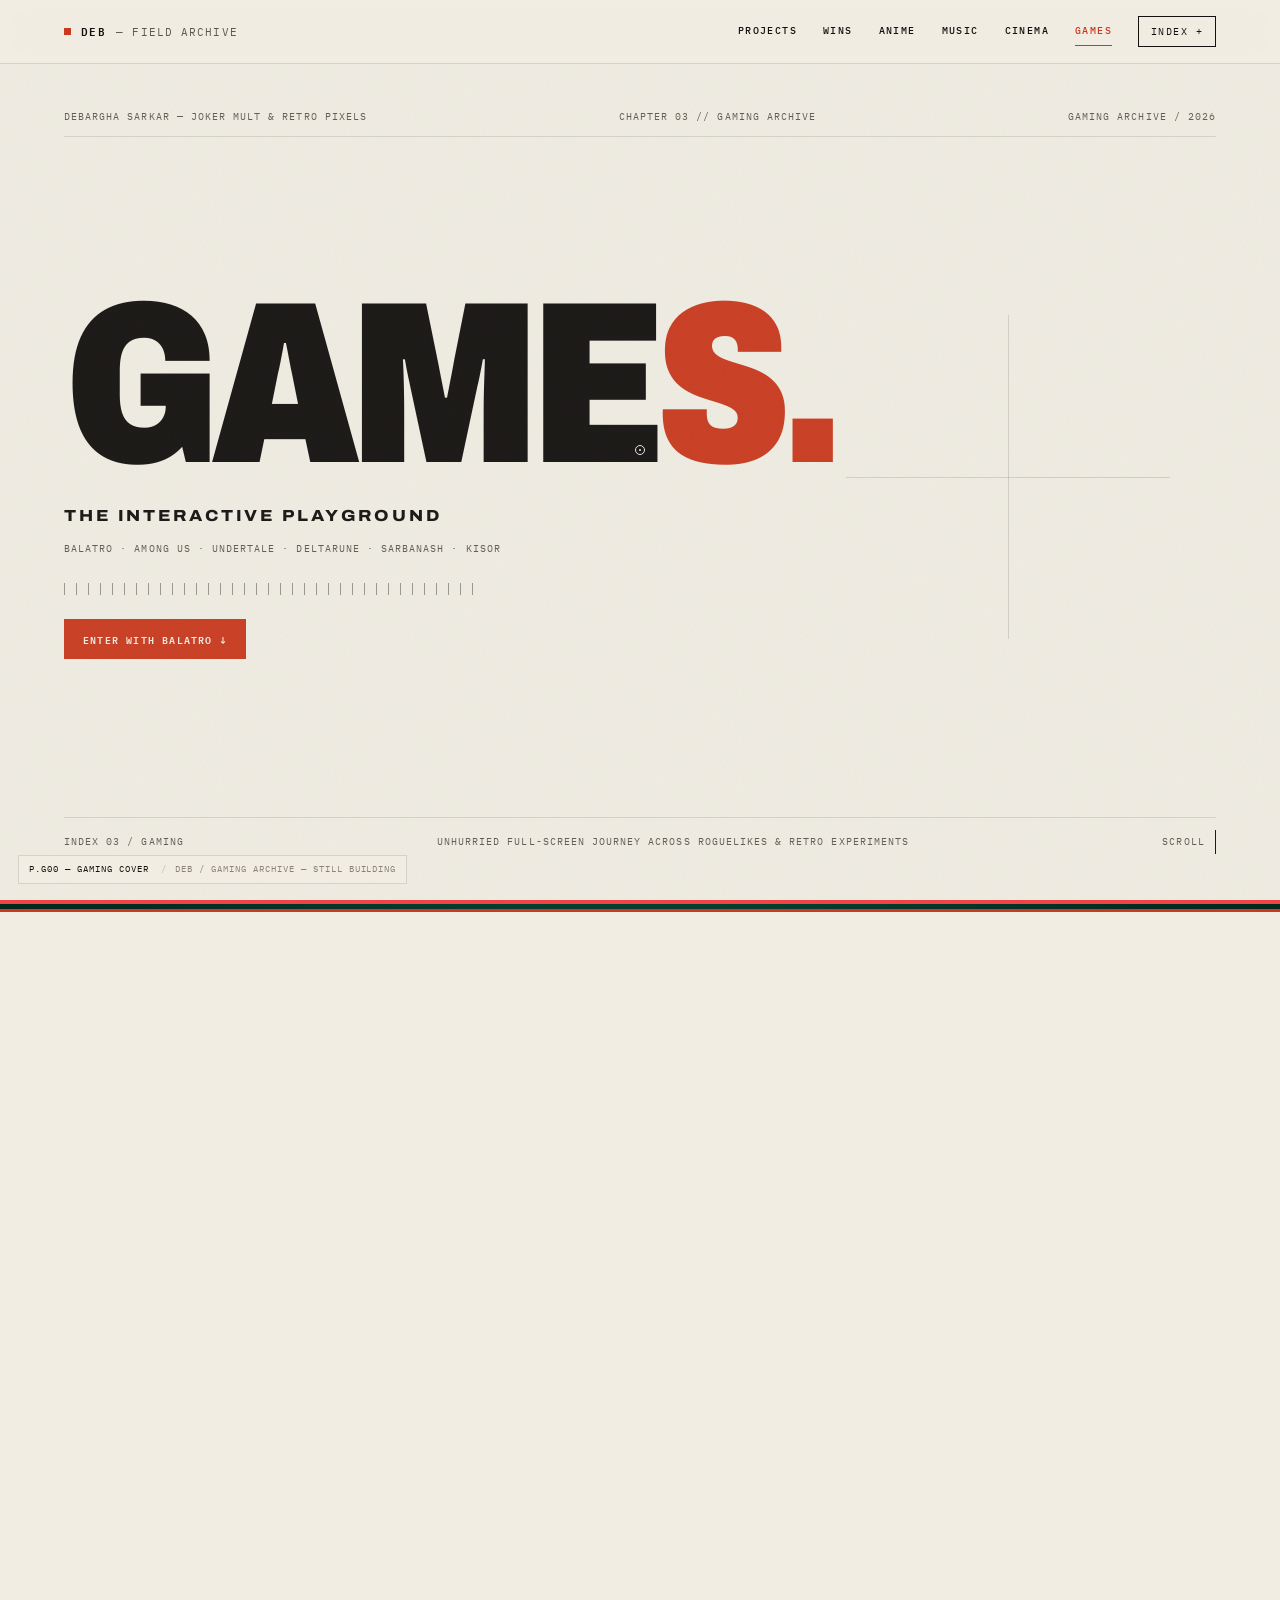
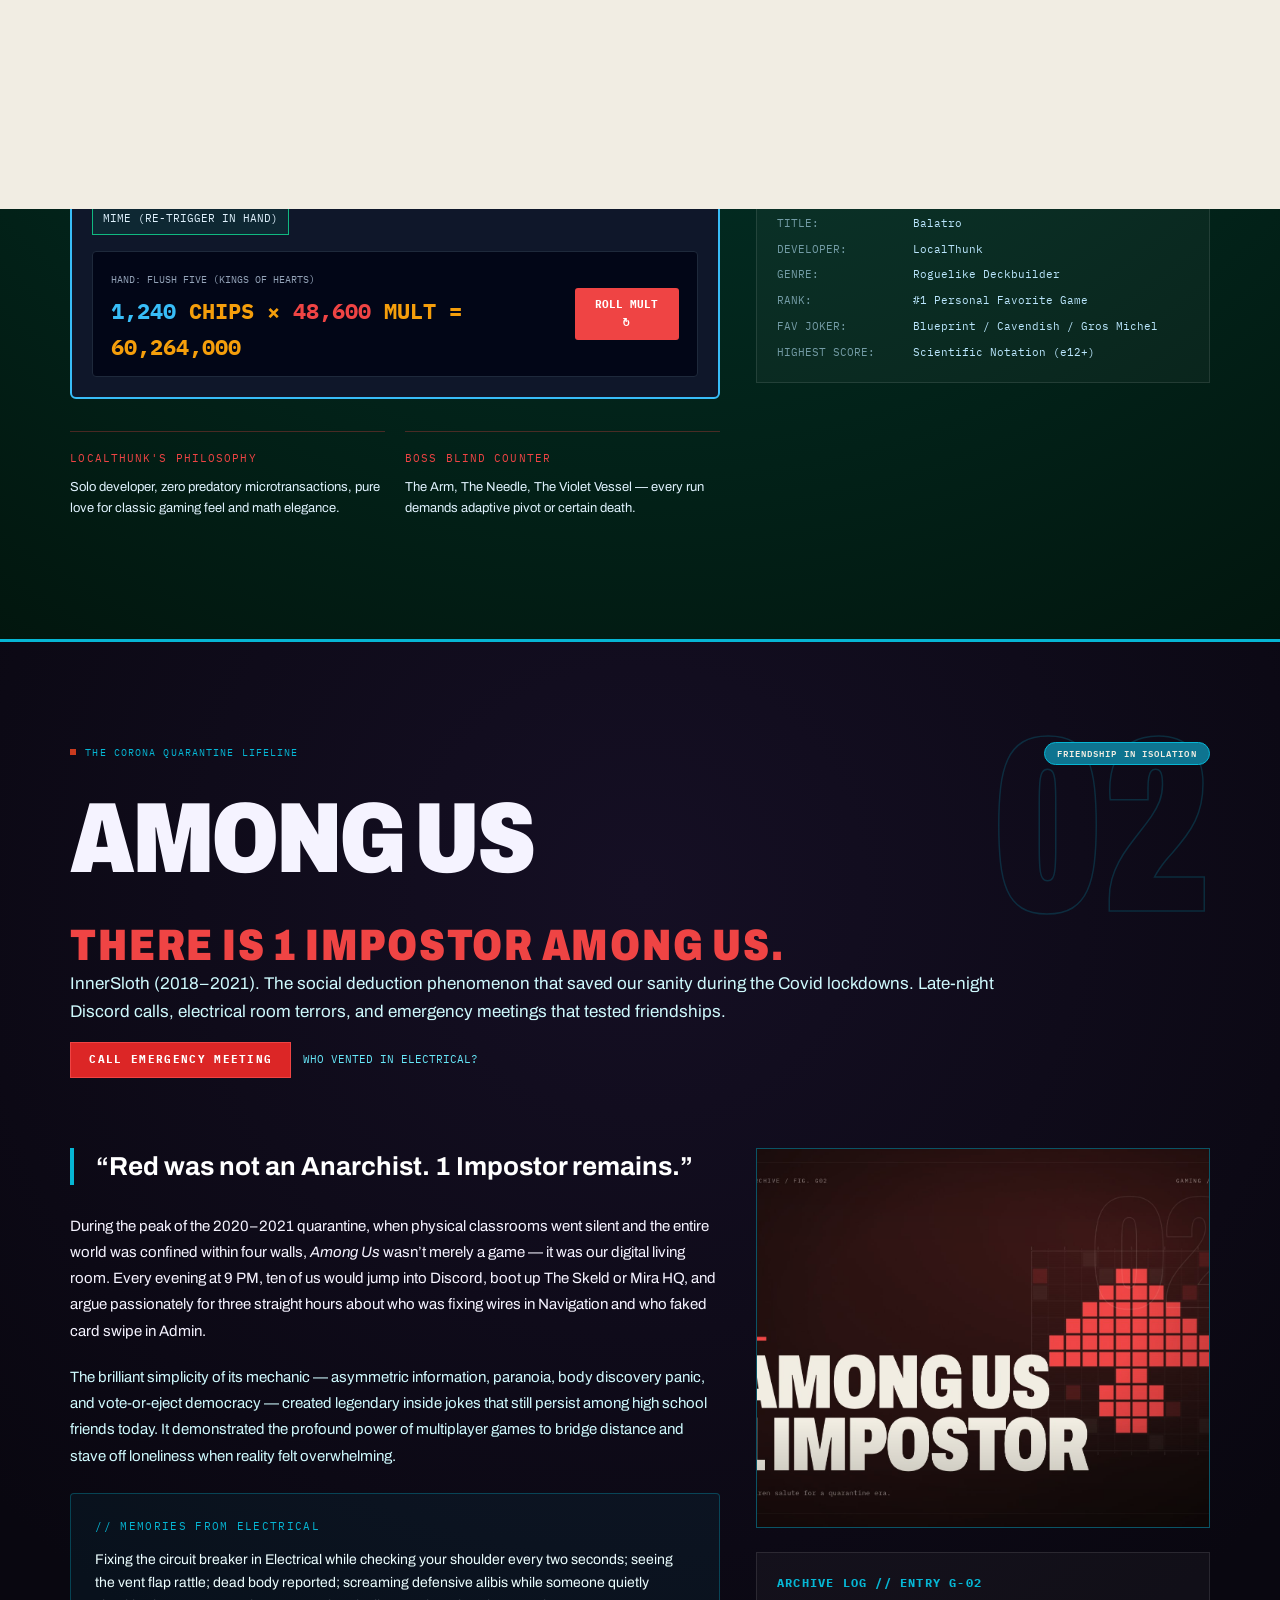
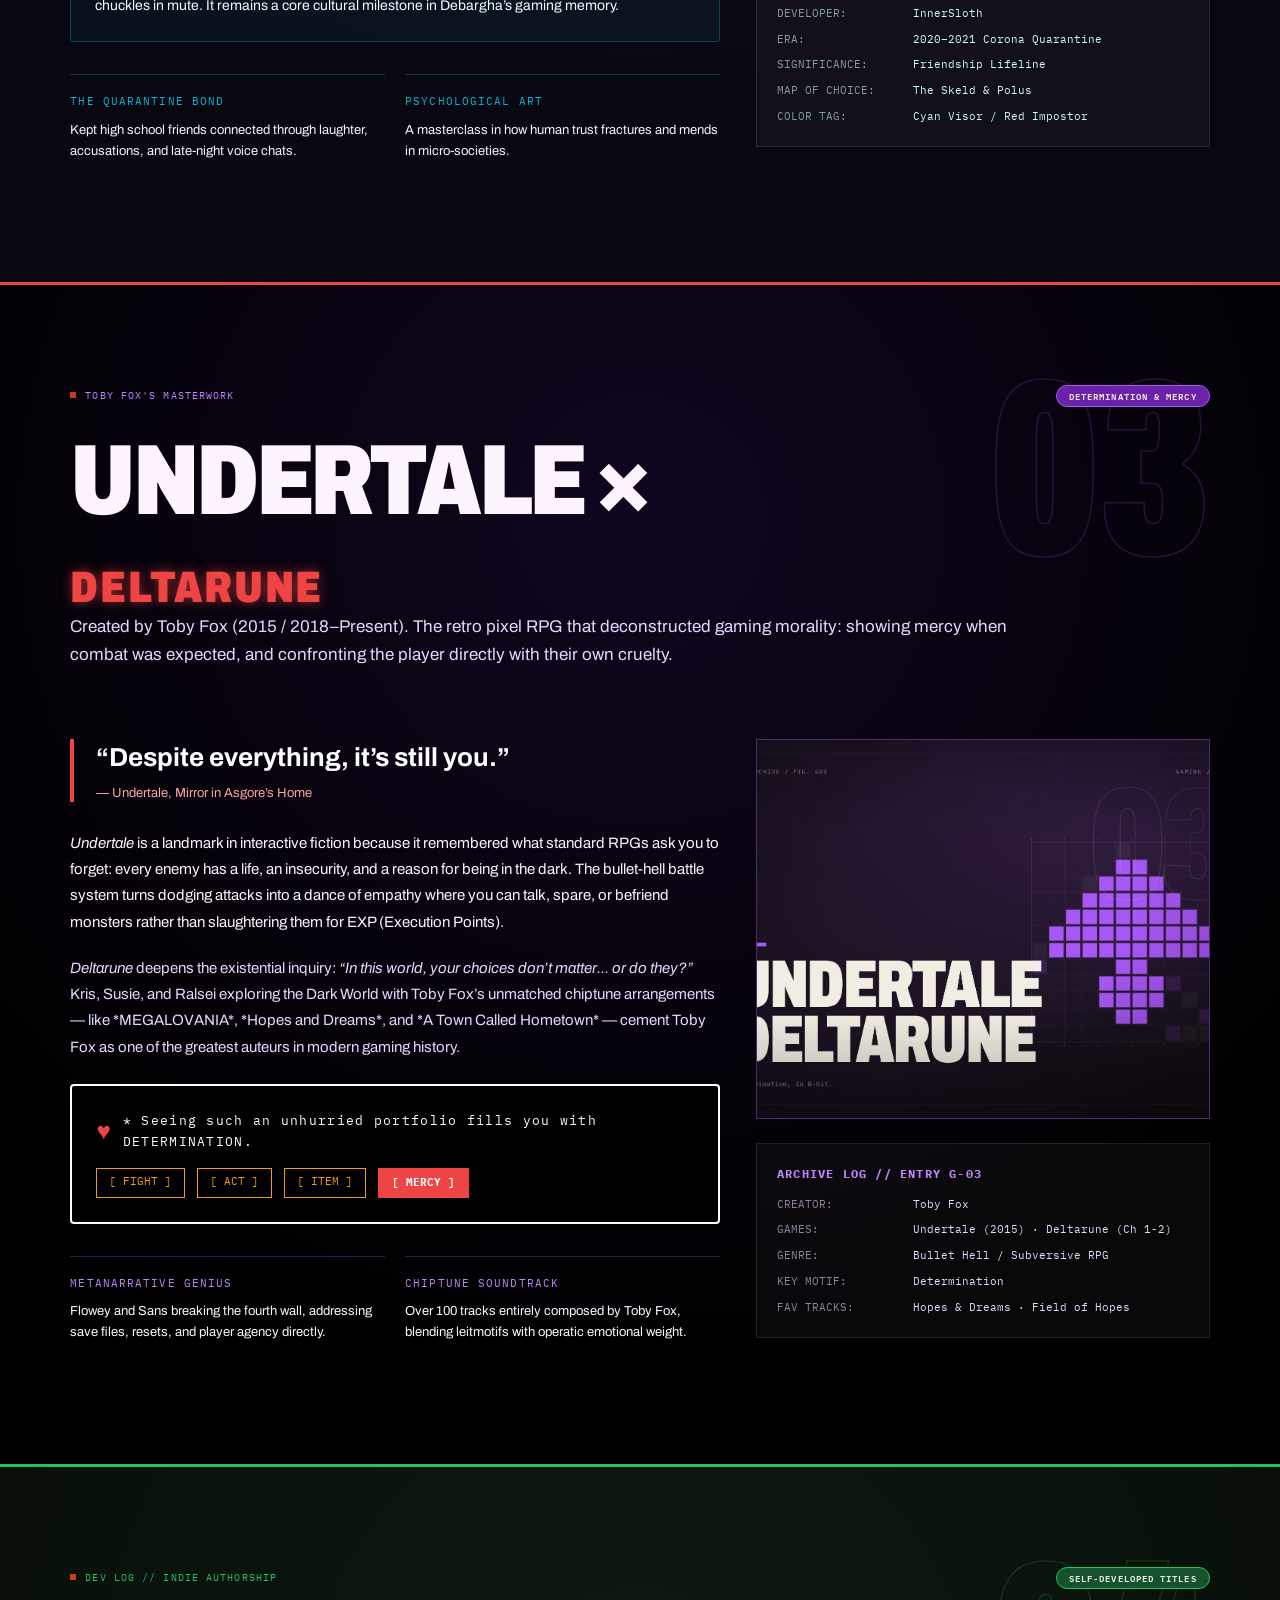
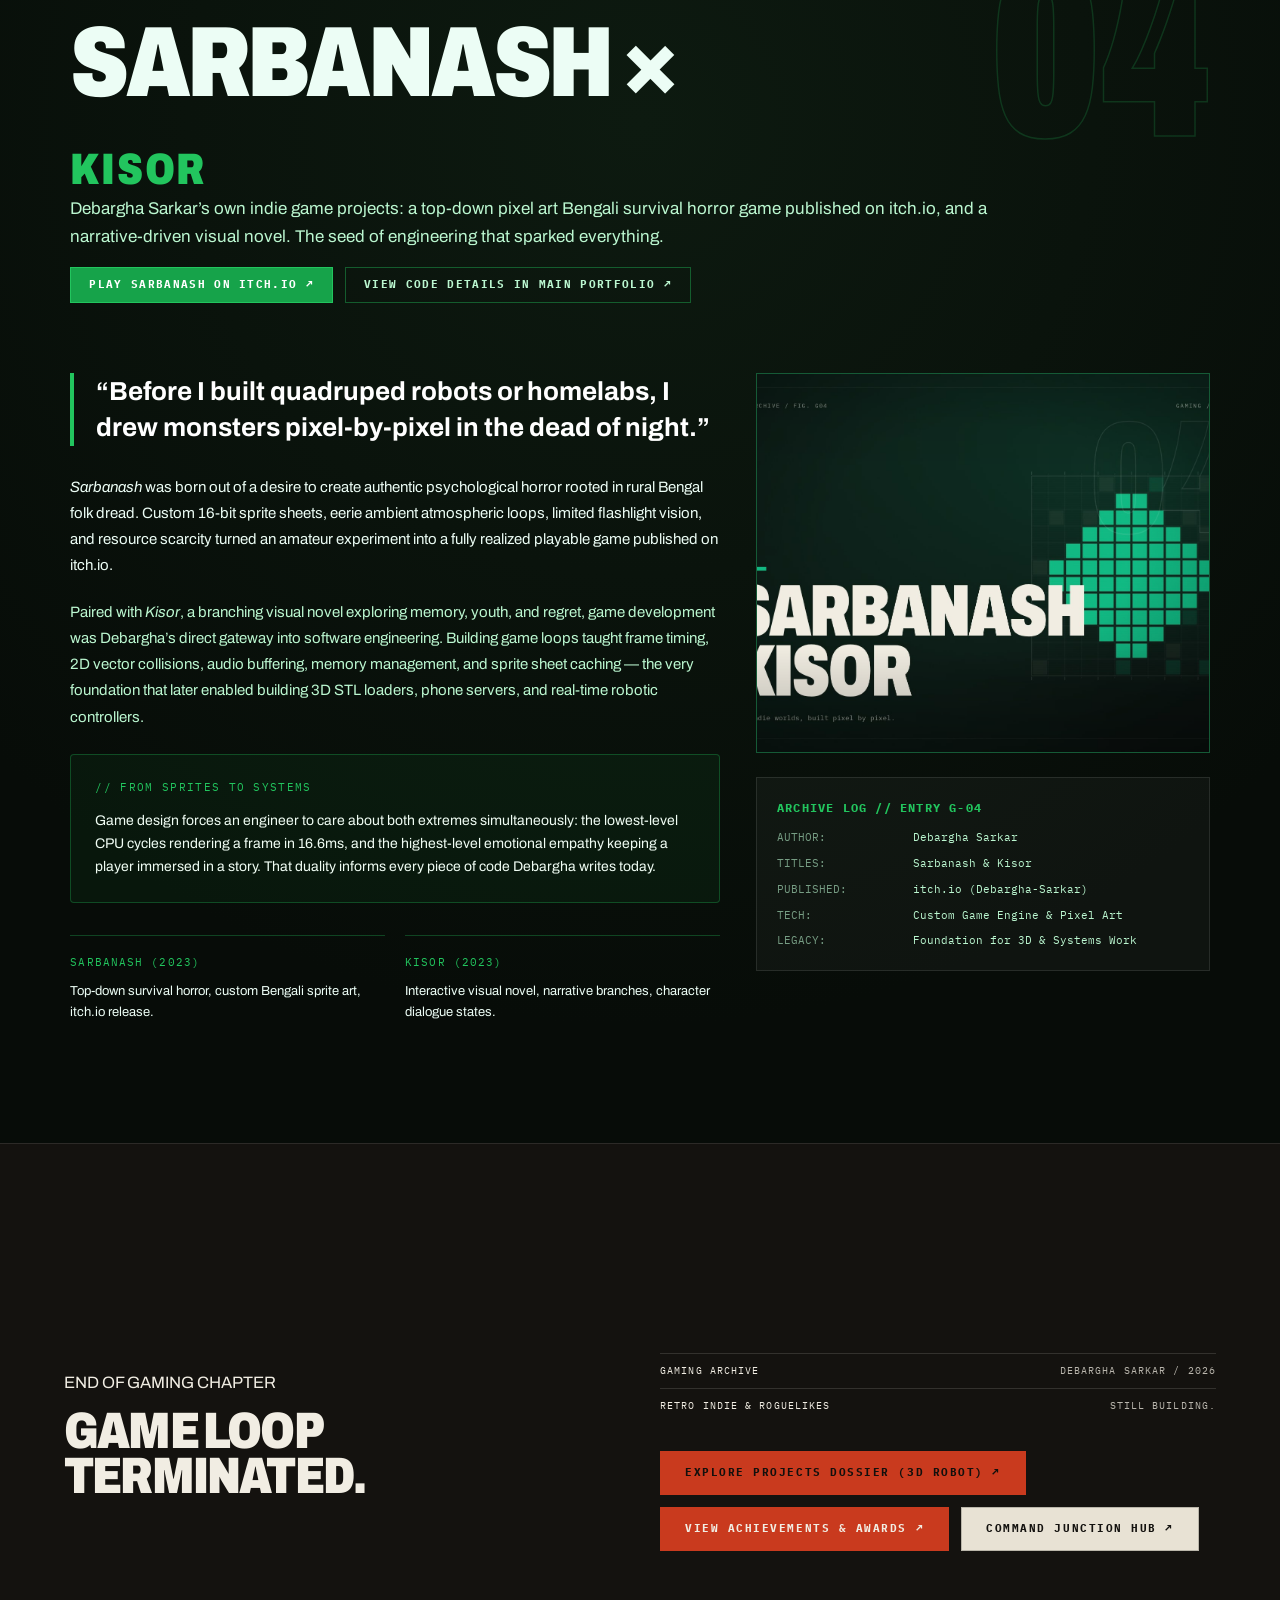
<file: gaming.html>
<!DOCTYPE html>
<html lang="en">
<head>
<meta charset="UTF-8">
<meta name="viewport" content="width=device-width, initial-scale=1.0">
<title>DEB — Gaming Archive / Balatro, Among Us, Undertale &amp; Indie Lab</title>
<meta name="description" content="Debargha Sarkar — personal gaming sanctuary: Balatro (#1 favorite), Among Us quarantine lifeline, Undertale & Deltarune, and indie titles Sarbanash & Kisor.">
<link rel="preconnect" href="https://fonts.googleapis.com">
<link rel="preconnect" href="https://fonts.gstatic.com" crossorigin>
<link href="https://fonts.googleapis.com/css2?family=Archivo:wdth,wght@62..125,100..900&family=IBM+Plex+Mono:wght@400;500;600;700&display=swap" rel="stylesheet">
<link rel="stylesheet" href="style.css">
<noscript><style>.rv{opacity:1!important;transform:none!important}</style></noscript>
<link rel="icon" href="favicon.svg" type="image/svg+xml">
<meta name="theme-color" content="#f1ede3">
<meta property="og:type" content="website">
<meta property="og:title" content="DEB — Gaming Archive / Balatro, Among Us, Undertale &amp; Indie Lab">
<meta property="og:description" content="Debargha Sarkar — personal gaming sanctuary: Balatro (#1 favorite), Among Us quarantine lifeline, Undertale & Deltarune, and indie titles Sarbanash & Kisor.">
<meta property="og:image" content="images/og.jpg">
<meta name="twitter:card" content="summary_large_image">
<meta name="twitter:title" content="DEB — Gaming Archive / Balatro, Among Us, Undertale &amp; Indie Lab">
<meta name="twitter:description" content="Debargha Sarkar — personal gaming sanctuary: Balatro (#1 favorite), Among Us quarantine lifeline, Undertale & Deltarune, and indie titles Sarbanash & Kisor.">
<meta name="twitter:image" content="images/og.jpg">

<style>
  /* ============ GAMING SECTIONS COLOR SCHEMES ============ */

  /* SECTION 01: BALATRO (AUTHENTIC CASINO FELT GREEN, JOKER RED & GOLD MULT) */
  .section-balatro {
    background: radial-gradient(circle at 50% 20%, #064e3b 0%, #022c22 45%, #02160e 100%);
    color: #e0f2fe;
    border-top: 4px solid #ef4444;
    min-height: auto;
    position: relative;
    padding: 100px 5.5vw 120px;
  }
  .balatro-header-card {
    margin-bottom: 36px;
  }
  .balatro-red { color: #ef4444; text-shadow: 0 0 10px rgba(239, 68, 68, 0.4); }
  .balatro-gold { color: #f59e0b; }
  .balatro-blue { color: #38bdf8; }

  /* SECTION 02: AMONG US (THE SKELD SPACESHIP HULL & EMERGENCY RED) */
  .section-amongus {
    background: radial-gradient(circle at 50% 20%, #150f24 0%, #090710 75%);
    color: #f5f3ff;
    border-top: 3px solid #06b6d4;
    min-height: auto;
    position: relative;
    padding: 100px 5.5vw 120px;
  }
  .au-header-card {
    margin-bottom: 36px;
  }
  .au-cyan { color: #06b6d4; }
  .au-red { color: #ef4444; }

  /* SECTION 03: UNDERTALE & DELTARUNE (TOBY FOX VOID & DETERMINATION RED) */
  .section-undertale {
    background: radial-gradient(circle at 50% 20%, #10061e 0%, #000000 75%);
    color: #fdf4ff;
    border-top: 3px solid #ef4444;
    min-height: auto;
    position: relative;
    padding: 100px 5.5vw 120px;
  }
  .ut-header-card {
    margin-bottom: 36px;
  }
  .ut-soul { color: #ef4444; text-shadow: 0 0 12px rgba(239, 68, 68, 0.6); }
  .ut-purple { color: #c084fc; }

  /* SECTION 04: DEBARGHA'S OWN GAMES (SARBANASH & KISOR / RETRO INDIE) */
  .section-indie {
    background: radial-gradient(circle at 50% 20%, #0d1a10 0%, #070c08 75%);
    color: #ecfdf5;
    border-top: 3px solid #22c55e;
    min-height: auto;
    position: relative;
    padding: 100px 5.5vw 120px;
  }
  .indie-header-card {
    margin-bottom: 36px;
  }
  .indie-green { color: #22c55e; }
  .indie-amber { color: #f59e0b; }

  /* MEDIA IMAGE FRAME WITH PLACEHOLDER FALLBACK */
  .media-img-frame {
    width: 100%;
    min-height: 380px;
    max-height: 520px;
    background: #0d121d;
    border: 1px solid rgba(255, 255, 255, 0.15);
    position: relative;
    overflow: hidden;
    display: flex;
    align-items: center;
    justify-content: center;
  }
  .media-img-frame img {
    width: 100%;
    height: 100%;
    object-fit: cover;
    display: block;
    transition: transform 0.6s cubic-bezier(0.16, 1, 0.3, 1), filter 0.4s ease;
  }
  .media-img-frame:hover img {
    transform: scale(1.03);
  }
  .media-placeholder-hint {
    position: absolute;
    inset: 0;
    display: flex;
    flex-direction: column;
    align-items: center;
    justify-content: center;
    padding: 24px;
    text-align: center;
    background: repeating-linear-gradient(45deg, rgba(0,0,0,0.4) 0 10px, rgba(20,20,20,0.4) 10px 20px);
    font-family: var(--mono);
    color: rgba(255, 255, 255, 0.65);
    pointer-events: none;
    z-index: 1;
  }

  /* BALATRO MULT CALCULATOR SIMULATOR WIDGET */
  .balatro-box {
    background: #0f172a;
    border: 2px solid #38bdf8;
    padding: 20px;
    border-radius: 6px;
    font-family: var(--mono);
  }
  .score-badge {
    display: inline-block;
    padding: 4px 10px;
    font-weight: 700;
    border-radius: 4px;
  }

  /* EMERGENCY MEETING SIREN OVERLAY */
  #sirenOverlay {
    position: fixed;
    inset: 0;
    background: rgba(239, 68, 68, 0.4);
    opacity: 0;
    pointer-events: none;
    z-index: 999;
  }
  .siren-active {
    animation: siren-pulse 0.4s 3 ease-in-out;
  }
  @keyframes siren-pulse {
    0% { opacity: 0; }
    50% { opacity: 0.8; }
    100% { opacity: 0; }
  }
</style>
</head>
<body>
<a class="skiplink" href="#gaming-content">Skip to content</a>
<div id="noise" aria-hidden="true"></div>
<canvas id="trail" aria-hidden="true"></canvas>
<div id="cursor" aria-hidden="true"></div>
<div id="cursorTag" aria-hidden="true">OPEN</div>
<div id="progress" aria-hidden="true"></div>
<div id="curtain" aria-hidden="true"></div>
<div id="sirenOverlay" aria-hidden="true"></div>

<!-- NAVIGATION -->
<nav id="siteNav" aria-label="Site">
  <a class="brand" href="index.html">DEB <span class="brand-sub hide-mobile">— FIELD ARCHIVE</span></a>
  <div class="nav-links">
    <a href="projects.html">Projects</a>
    <a href="achievements.html">Wins</a>
    <a href="anime.html">Anime</a>
    <a href="music.html">Music</a>
    <a href="cinema.html">Cinema</a>
    <a href="gaming.html" aria-current="page">Games</a>
    <button id="tocBtn" aria-haspopup="dialog" aria-expanded="false" aria-controls="toc">Index +</button>
  </div>
</nav>

<!-- TOC -->
<div id="toc" role="dialog" aria-modal="true" aria-label="Table of contents">
  <div class="toc-head"><h2>Gaming Index</h2><button id="tocClose">CLOSE ×</button></div>
  <div class="toc-grid">
      <div>
        <p class="toc-label">On this page</p>
        <ul class="toc-list">
    <li><a href="index.html"><span class="t-no">←</span><span class="t-title">Back to Command Hub</span><span class="leader"></span><span class="t-pg">HUB ↗</span></a></li>
    <li><a href="projects.html"><span class="t-no">★</span><span class="t-title">Projects Dossier (3D Model &amp; Code)</span><span class="leader"></span><span class="t-pg">PROJ ↗</span></a></li>
    <li><a href="achievements.html"><span class="t-no">★</span><span class="t-title">Achievements &amp; Hackathon Wins</span><span class="leader"></span><span class="t-pg">WINS ↗</span></a></li>
    <li><a href="#cover"><span class="t-no">00</span><span class="t-title">Gaming Cover</span><span class="leader"></span><span class="t-pg">P.G00</span></a></li>
    <li><a href="#m-balatro"><span class="t-no">01</span><span class="t-title">Balatro (#1 All-Time Favorite Game)</span><span class="leader"></span><span class="t-pg">P.G01</span></a></li>
    <li><a href="#m-amongus"><span class="t-no">02</span><span class="t-title">Among Us (Corona Quarantine Lifeline)</span><span class="leader"></span><span class="t-pg">P.G02</span></a></li>
    <li><a href="#m-undertale"><span class="t-no">03</span><span class="t-title">Undertale &amp; Deltarune (Determination)</span><span class="leader"></span><span class="t-pg">P.G03</span></a></li>
    <li><a href="#m-indie"><span class="t-no">04</span><span class="t-title">Sarbanash &amp; Kisor (Deb’s Own Indie Games)</span><span class="leader"></span><span class="t-pg">P.G04</span></a></li>
  </ul>
      </div>
      <div>
        <p class="toc-label">Elsewhere in the archive</p>
        <ul class="toc-list">
        <li><a href="index.html"><span class="t-no">↗</span><span class="t-title">Field Archive / Cover</span><span class="leader"></span><span class="t-pg">Home</span></a></li>
        <li><a href="projects.html"><span class="t-no">↗</span><span class="t-title">Projects Dossier</span><span class="leader"></span><span class="t-pg">09 builds</span></a></li>
        <li><a href="achievements.html"><span class="t-no">↗</span><span class="t-title">Achievements &amp; Honors</span><span class="leader"></span><span class="t-pg">Wins</span></a></li>
        <li><a href="anime.html"><span class="t-no">↗</span><span class="t-title">Anime Dimension</span><span class="leader"></span><span class="t-pg">06 plates</span></a></li>
        <li><a href="music.html"><span class="t-no">↗</span><span class="t-title">Music Sanctuary</span><span class="leader"></span><span class="t-pg">06 plates</span></a></li>
        <li><a href="cinema.html"><span class="t-no">↗</span><span class="t-title">Cinema Vault</span><span class="leader"></span><span class="t-pg">06 plates</span></a></li>
        </ul>
      </div>
    </div>
  <p class="toc-foot">DEBARGHA SARKAR / 2026 — GAMING SANCTUARY</p>
</div>

<main id="gaming-content">

<!-- ============ COVER ============ -->
<section id="cover" aria-label="Gaming Cover" data-page="P.G00" data-name="GAMING COVER" style="min-height:100vh;display:flex;flex-direction:column;justify-content:space-between;padding:86px 5.5vw 64px;position:relative;">
  <div class="crops" aria-hidden="true"><i></i><i></i><i></i><i></i></div>
  <div class="topline">
    <div>DEBARGHA SARKAR <span class="hide-mobile">— JOKER MULT &amp; RETRO PIXELS</span></div>
    <div class="hide-mobile">CHAPTER 03 // GAMING ARCHIVE</div>
    <div>GAMING ARCHIVE / 2026</div>
  </div>
  <div class="hero-center">
    <div class="crosshair" aria-hidden="true"></div>
    <div class="side-vert">ROGUELIKE MATH · SKELD DECEPTION · DETERMINATION · BENGALI HORROR</div>
    <h1 class="hero-name" aria-label="GAMES.">
      <span class="ln" style="--fx:-140px;--fy:30px;--fr:-9deg;--d:.15s">G</span><span class="ln" style="--fx:40px;--fy:-160px;--fr:6deg;--d:.32s">A</span><span class="ln" style="--fx:150px;--fy:60px;--fr:-5deg;--d:.5s">M</span><span class="ln" style="--fx:-60px;--fy:90px;--fr:7deg;--d:.65s">E</span><span class="ln dot" style="--fx:0;--fy:-80px;--fr:0deg;--d:.78s">S.</span>
    </h1>
    <p class="hero-sub">The Interactive Playground</p>
    <p class="hero-roles">BALATRO · AMONG US · UNDERTALE · DELTARUNE · SARBANASH · KISOR</p>
    <div class="hero-rule" aria-hidden="true"></div>
    
    <div style="margin-top:24px;display:flex;justify-content:center;align-items:center;gap:14px;flex-wrap:wrap;position:relative;z-index:10">
      <a class="ctl button" href="#m-balatro" style="display:inline-block;padding:12px 24px;font-family:var(--mono);font-size:11px;font-weight:700;letter-spacing:.14em;text-decoration:none;background:var(--red);color:var(--paper);border:1px solid var(--red)">
        ENTER WITH BALATRO ↓
      </a>
    </div>
  </div>
  <div class="botline">
    <div>INDEX 03 / GAMING</div>
    <div class="hide-mobile">UNHURRIED FULL-SCREEN JOURNEY ACROSS ROGUELIKES &amp; RETRO EXPERIMENTS</div>
    <div class="scroll-cue">SCROLL <i aria-hidden="true"></i></div>
  </div>
</section>

<!-- =====================================================================
     01 / BALATRO (#1 MOST FAVORITE GAME)
     POKER FELT NAVY, JOKER MULT & ROGUELIKE EUPHORIA
     ===================================================================== -->
<section id="m-balatro" class="section-balatro" data-page="P.G01" data-name="BALATRO" aria-labelledby="h-balatro">
  <div class="spread-inner rv-scope" style="position:relative;z-index:2">
    <div class="big-num" aria-hidden="true" style="-webkit-text-stroke-color:rgba(239,68,68,0.2)">01</div>
    
    <div class="balatro-header-card">
      <header class="kicker rv">
        <span class="balatro-red">★ #1 ALL-TIME FAVORITE GAME</span>
        <span class="tag win" style="background:#991b1b;border-color:#ef4444">HYPNOTIC DECKBUILDER &amp; EXPONENTIAL MATH</span>
      </header>
      <h2 id="h-balatro" class="h-giant rv" style="--d:.05s">
        BALATRO<br>
        <span class="balatro-gold" style="font-size:clamp(22px, 3.8vw, 44px);letter-spacing:0.04em">ANTE 8 BOSS BLIND: DEFEATED.</span>
      </h2>
      <p class="dek rv" style="--d:.1s;color:#bae6fd">
        Developed by LocalThunk (2024) · Published by Playstack. The poker roguelike that took over the world through pure mathematical dopamine, CRT phosphor bloom, and procedural Joker synergies.
      </p>
    </div>

    <!-- MAIN EDITORIAL CONTENT -->
    <div style="margin-top:70px;display:grid;grid-template-columns:repeat(12, 1fr);gap:36px;align-items:start">
      <div style="grid-column: span 7;">
        <blockquote class="rv" style="border-left:4px solid #ef4444;padding-left:22px;font-size:clamp(18px,2.2vw,26px);font-weight:700;line-height:1.4;margin-bottom:28px;color:#fff">
          “Play your cards right. Trigger the Jokers. Watch the numbers explode into scientific notation.”
        </blockquote>

        <p class="rv" style="font-size:15px;line-height:1.75;color:#e0f2fe;margin-bottom:20px">
          <em>Balatro</em> is pure game design distilled to absolute perfection. It takes the universal 500-year-old vocabulary of poker hands — Pairs, Straights, Flushes, Full Houses — and violently re-engineers them with 150 unique Jokers that modify base chips and multipliers in real-time.
        </p>

        <p class="rv" style="font-size:15px;line-height:1.75;color:#bae6fd;margin-bottom:24px">
          What makes it Debargha’s undisputed <strong>#1 favorite game</strong> is the tactile feedback loop: the satisfying clatter of cards flipping, the subtle screen tilt, the hypnotic analogue synth soundtrack composed by LouisF, and the euphoria when a Blueprint-Brainstorm combo triggers a Baron-Mime king re-trigger cascade, sending the mult counter spinning uncontrollably past <code>100,000,000</code>.
        </p>

        <!-- INTERACTIVE BALATRO MULT SIMULATOR -->
        <div class="rv balatro-box" style="margin-bottom:32px">
          <div style="display:flex;justify-content:space-between;align-items:center;margin-bottom:14px">
            <span style="color:#ef4444;font-weight:700;font-size:11px;letter-spacing:.1em">JOKER SYNERGY SIMULATOR</span>
            <span class="score-badge" style="background:#ef4444;color:#fff">ANTE 11 // PURPLE STAKE</span>
          </div>
          <div style="display:flex;gap:12px;margin-bottom:16px;flex-wrap:wrap">
            <span style="border:1px solid #38bdf8;padding:6px 10px;font-size:11px;background:rgba(56,189,248,0.1)">BLUEPRINT (COPIES MULT)</span>
            <span style="border:1px solid #f59e0b;padding:6px 10px;font-size:11px;background:rgba(245,158,11,0.1)">CAVENDISH (×3 MULT)</span>
            <span style="border:1px solid #ef4444;padding:6px 10px;font-size:11px;background:rgba(239,68,68,0.1)">BARON (×1.5 PER KING)</span>
            <span style="border:1px solid #10b981;padding:6px 10px;font-size:11px;background:rgba(16,185,129,0.1)">MIME (RE-TRIGGER IN HAND)</span>
          </div>
          <div style="display:flex;justify-content:space-between;align-items:center;background:#020617;padding:12px 18px;border-radius:4px;border:1px solid #1e293b">
            <div>
              <span style="font-size:10px;color:#94a3b8">HAND: FLUSH FIVE (KINGS OF HEARTS)</span>
              <div id="balatroScore" style="font-size:22px;font-weight:700;color:#f59e0b;margin-top:2px">
                <span style="color:#38bdf8">1,240</span> CHIPS × <span style="color:#ef4444">48,600</span> MULT = <span style="color:#f59e0b">60,264,000</span>
              </div>
            </div>
            <button id="rollMultBtn" class="ctl button" style="background:#ef4444;color:#fff;border:none;padding:8px 16px;font-size:11px;font-weight:700;cursor:pointer;border-radius:3px">
              ROLL MULT ↻
            </button>
          </div>
        </div>

        <div style="display:grid;grid-template-columns:1fr 1fr;gap:20px">
          <div style="border-top:1px solid rgba(239,68,68,0.3);padding-top:12px">
            <span style="font-family:var(--mono);font-size:11px;color:#ef4444;letter-spacing:.1em">LOCALTHUNK'S PHILOSOPHY</span>
            <p style="font-size:13px;margin:6px 0 0;color:#e0f2fe">Solo developer, zero predatory microtransactions, pure love for classic gaming feel and math elegance.</p>
          </div>
          <div style="border-top:1px solid rgba(239,68,68,0.3);padding-top:12px">
            <span style="font-family:var(--mono);font-size:11px;color:#ef4444;letter-spacing:.1em">BOSS BLIND COUNTER</span>
            <p style="font-size:13px;margin:6px 0 0;color:#e0f2fe">The Arm, The Needle, The Violet Vessel — every run demands adaptive pivot or certain death.</p>
          </div>
        </div>
      </div>

      <!-- IMAGE & SPEC SPREAD -->
      <div style="grid-column: span 5;display:flex;flex-direction:column;gap:24px">
        <div class="media-img-frame" style="border-color:rgba(239,68,68,0.4)">
          <img src="images/balatro-hero.jpg" alt="Balatro archive plate — green block grid" loading="lazy" onerror="this.style.display='none'">
          <div class="media-placeholder-hint">
            <span style="font-size:32px;margin-bottom:8px">🃏</span>
            <strong>images/balatro-hero.jpg</strong>
            <span style="font-size:11px;opacity:0.75;margin-top:4px">Balatro Title / Joker Cards / High-Stakes Run</span>
            <span style="font-size:10px;color:#ef4444;margin-top:8px">Drop image in /images to render</span>
          </div>
        </div>

        <div style="background:rgba(255,255,255,0.03);border:1px solid rgba(255,255,255,0.1);padding:20px;font-family:var(--mono);font-size:12px">
          <div style="color:#ef4444;font-weight:700;margin-bottom:12px;letter-spacing:.1em">ARCHIVE LOG // ENTRY G-01</div>
          <div style="display:grid;grid-template-columns:120px 1fr;gap:8px 16px;color:#bae6fd;font-size:11px">
            <span style="opacity:0.6">TITLE:</span> <span>Balatro</span>
            <span style="opacity:0.6">DEVELOPER:</span> <span>LocalThunk</span>
            <span style="opacity:0.6">GENRE:</span> <span>Roguelike Deckbuilder</span>
            <span style="opacity:0.6">RANK:</span> <span>#1 Personal Favorite Game</span>
            <span style="opacity:0.6">FAV JOKER:</span> <span>Blueprint / Cavendish / Gros Michel</span>
            <span style="opacity:0.6">HIGHEST SCORE:</span> <span>Scientific Notation (e12+)</span>
          </div>
        </div>
      </div>
    </div>
  </div>
</section>

<!-- =====================================================================
     02 / AMONG US (INNERSLOTH)
     THE CORONA QUARANTINE LIFELINE & THE SKELD PSYCHOLOGY
     ===================================================================== -->
<section id="m-amongus" class="section-amongus" data-page="P.G02" data-name="AMONG US" aria-labelledby="h-au">
  <div class="spread-inner rv-scope" style="position:relative;z-index:2">
    <div class="big-num" aria-hidden="true" style="-webkit-text-stroke-color:rgba(6,182,212,0.2)">02</div>
    
    <div class="au-header-card">
      <header class="kicker rv">
        <span class="au-cyan">THE CORONA QUARANTINE LIFELINE</span>
        <span class="tag win" style="background:#0e7490;border-color:#06b6d4">FRIENDSHIP IN ISOLATION</span>
      </header>
      <h2 id="h-au" class="h-giant rv" style="--d:.05s">
        AMONG US<br>
        <span class="au-red" style="font-size:clamp(22px, 3.8vw, 44px);letter-spacing:0.04em">THERE IS 1 IMPOSTOR AMONG US.</span>
      </h2>
      <p class="dek rv" style="--d:.1s;color:#cffafe">
        InnerSloth (2018–2021). The social deduction phenomenon that saved our sanity during the Covid lockdowns. Late-night Discord calls, electrical room terrors, and emergency meetings that tested friendships.
      </p>

      <div style="margin-top:16px;display:flex;gap:12px;align-items:center;flex-wrap:wrap">
        <button id="sirenBtn" class="ctl button" style="background:#dc2626;color:#fff;border:1px solid #ef4444;padding:8px 18px;font-family:var(--mono);font-size:11px;font-weight:700;letter-spacing:.12em;cursor:pointer">
          CALL EMERGENCY MEETING
        </button>
        <span style="font-family:var(--mono);font-size:11px;color:#67e8f9">WHO VENTED IN ELECTRICAL?</span>
      </div>
    </div>

    <!-- MAIN EDITORIAL CONTENT -->
    <div style="margin-top:70px;display:grid;grid-template-columns:repeat(12, 1fr);gap:36px;align-items:start">
      <div style="grid-column: span 7;">
        <blockquote class="rv" style="border-left:4px solid #06b6d4;padding-left:22px;font-size:clamp(18px,2.2vw,26px);font-weight:700;line-height:1.4;margin-bottom:28px;color:#fff">
          “Red was not an Anarchist. 1 Impostor remains.”
        </blockquote>

        <p class="rv" style="font-size:15px;line-height:1.75;color:#f5f3ff;margin-bottom:20px">
          During the peak of the 2020–2021 quarantine, when physical classrooms went silent and the entire world was confined within four walls, <em>Among Us</em> wasn’t merely a game — it was our digital living room. Every evening at 9 PM, ten of us would jump into Discord, boot up The Skeld or Mira HQ, and argue passionately for three straight hours about who was fixing wires in Navigation and who faked card swipe in Admin.
        </p>

        <p class="rv" style="font-size:15px;line-height:1.75;color:#cffafe;margin-bottom:24px">
          The brilliant simplicity of its mechanic — asymmetric information, paranoia, body discovery panic, and vote-or-eject democracy — created legendary inside jokes that still persist among high school friends today. It demonstrated the profound power of multiplayer games to bridge distance and stave off loneliness when reality felt overwhelming.
        </p>

        <div class="rv" style="background:rgba(6,182,212,0.06);border:1px solid rgba(6,182,212,0.3);padding:24px;border-radius:4px;margin-bottom:32px">
          <div style="font-family:var(--mono);font-size:11px;color:#06b6d4;letter-spacing:.12em;margin-bottom:12px;text-transform:uppercase">
            // MEMORIES FROM ELECTRICAL
          </div>
          <p style="font-size:14px;line-height:1.65;color:#ecfeff;margin:0">
            Fixing the circuit breaker in Electrical while checking your shoulder every two seconds; seeing the vent flap rattle; dead body reported; screaming defensive alibis while someone quietly chuckles in mute. It remains a core cultural milestone in Debargha’s gaming memory.
          </p>
        </div>

        <div style="display:grid;grid-template-columns:1fr 1fr;gap:20px">
          <div style="border-top:1px solid rgba(6,182,212,0.3);padding-top:12px">
            <span style="font-family:var(--mono);font-size:11px;color:#06b6d4;letter-spacing:.1em">THE QUARANTINE BOND</span>
            <p style="font-size:13px;margin:6px 0 0;color:#f5f3ff">Kept high school friends connected through laughter, accusations, and late-night voice chats.</p>
          </div>
          <div style="border-top:1px solid rgba(6,182,212,0.3);padding-top:12px">
            <span style="font-family:var(--mono);font-size:11px;color:#06b6d4;letter-spacing:.1em">PSYCHOLOGICAL ART</span>
            <p style="font-size:13px;margin:6px 0 0;color:#f5f3ff">A masterclass in how human trust fractures and mends in micro-societies.</p>
          </div>
        </div>
      </div>

      <!-- IMAGE & SPEC SPREAD -->
      <div style="grid-column: span 5;display:flex;flex-direction:column;gap:24px">
        <div class="media-img-frame" style="border-color:rgba(6,182,212,0.4)">
          <img src="images/among-us.jpg" alt="Among Us archive plate — red pixel grid" loading="lazy" onerror="this.style.display='none'">
          <div class="media-placeholder-hint">
            <span style="font-size:32px;margin-bottom:8px">✕</span>
            <strong>images/among-us.jpg</strong>
            <span style="font-size:11px;opacity:0.75;margin-top:4px">Crewmates in Space / Emergency Button / The Skeld</span>
            <span style="font-size:10px;color:#06b6d4;margin-top:8px">Drop image in /images to render</span>
          </div>
        </div>

        <div style="background:rgba(255,255,255,0.03);border:1px solid rgba(255,255,255,0.1);padding:20px;font-family:var(--mono);font-size:12px">
          <div style="color:#06b6d4;font-weight:700;margin-bottom:12px;letter-spacing:.1em">ARCHIVE LOG // ENTRY G-02</div>
          <div style="display:grid;grid-template-columns:120px 1fr;gap:8px 16px;color:#cffafe;font-size:11px">
            <span style="opacity:0.6">DEVELOPER:</span> <span>InnerSloth</span>
            <span style="opacity:0.6">ERA:</span> <span>2020–2021 Corona Quarantine</span>
            <span style="opacity:0.6">SIGNIFICANCE:</span> <span>Friendship Lifeline</span>
            <span style="opacity:0.6">MAP OF CHOICE:</span> <span>The Skeld &amp; Polus</span>
            <span style="opacity:0.6">COLOR TAG:</span> <span>Cyan Visor / Red Impostor</span>
          </div>
        </div>
      </div>
    </div>
  </div>
</section>

<!-- =====================================================================
     03 / UNDERTALE & DELTARUNE (TOBY FOX)
     DETERMINATION, BULLET HELL & METANARRATIVE
     ===================================================================== -->
<section id="m-undertale" class="section-undertale" data-page="P.G03" data-name="UNDERTALE & DELTARUNE" aria-labelledby="h-ut">
  <div class="spread-inner rv-scope" style="position:relative;z-index:2">
    <div class="big-num" aria-hidden="true" style="-webkit-text-stroke-color:rgba(168,85,247,0.2)">03</div>
    
    <div class="ut-header-card">
      <header class="kicker rv">
        <span class="ut-purple">TOBY FOX'S MASTERWORK</span>
        <span class="tag win" style="background:#6b21a8;border-color:#a855f7">DETERMINATION &amp; MERCY</span>
      </header>
      <h2 id="h-ut" class="h-giant rv" style="--d:.05s">
        UNDERTALE ×<br>
        <span class="ut-soul" style="font-size:clamp(22px, 3.8vw, 44px);letter-spacing:0.04em">DELTARUNE</span>
      </h2>
      <p class="dek rv" style="--d:.1s;color:#e9d5ff">
        Created by Toby Fox (2015 / 2018–Present). The retro pixel RPG that deconstructed gaming morality: showing mercy when combat was expected, and confronting the player directly with their own cruelty.
      </p>
    </div>

    <!-- MAIN EDITORIAL CONTENT -->
    <div style="margin-top:70px;display:grid;grid-template-columns:repeat(12, 1fr);gap:36px;align-items:start">
      <div style="grid-column: span 7;">
        <blockquote class="rv" style="border-left:4px solid #ef4444;padding-left:22px;font-size:clamp(18px,2.2vw,26px);font-weight:700;line-height:1.4;margin-bottom:28px;color:#fff">
          “Despite everything, it’s still you.”
          <div style="font-size:13px;font-weight:400;margin-top:8px;color:#fca5a5">— Undertale, Mirror in Asgore’s Home</div>
        </blockquote>

        <p class="rv" style="font-size:15px;line-height:1.75;color:#fdf4ff;margin-bottom:20px">
          <em>Undertale</em> is a landmark in interactive fiction because it remembered what standard RPGs ask you to forget: every enemy has a life, an insecurity, and a reason for being in the dark. The bullet-hell battle system turns dodging attacks into a dance of empathy where you can talk, spare, or befriend monsters rather than slaughtering them for EXP (Execution Points).
        </p>

        <p class="rv" style="font-size:15px;line-height:1.75;color:#e9d5ff;margin-bottom:24px">
          <em>Deltarune</em> deepens the existential inquiry: <em>“In this world, your choices don’t matter... or do they?”</em> Kris, Susie, and Ralsei exploring the Dark World with Toby Fox’s unmatched chiptune arrangements — like *MEGALOVANIA*, *Hopes and Dreams*, and *A Town Called Hometown* — cement Toby Fox as one of the greatest auteurs in modern gaming history.
        </p>

        <!-- RETRO DETERMINATION SOUL WIDGET -->
        <div class="rv" style="background:#000;border:2px solid #fff;padding:24px;border-radius:4px;margin-bottom:32px;font-family:var(--mono)">
          <div style="display:flex;align-items:center;gap:12px;margin-bottom:12px">
            <span style="color:#ef4444;font-size:24px;animation:heartbeat 1.2s infinite">♥</span>
            <span style="color:#fff;font-size:13px;letter-spacing:.1em">* Seeing such an unhurried portfolio fills you with DETERMINATION.</span>
          </div>
          <div style="display:flex;gap:12px;margin-top:16px">
            <span style="border:1px solid #f59e0b;color:#f59e0b;padding:4px 12px;font-size:11px">[ FIGHT ]</span>
            <span style="border:1px solid #f59e0b;color:#f59e0b;padding:4px 12px;font-size:11px">[ ACT ]</span>
            <span style="border:1px solid #f59e0b;color:#f59e0b;padding:4px 12px;font-size:11px">[ ITEM ]</span>
            <span style="border:2px solid #ef4444;background:#ef4444;color:#fff;padding:4px 12px;font-size:11px;font-weight:700">[ MERCY ]</span>
          </div>
        </div>

        <div style="display:grid;grid-template-columns:1fr 1fr;gap:20px">
          <div style="border-top:1px solid rgba(168,85,247,0.3);padding-top:12px">
            <span style="font-family:var(--mono);font-size:11px;color:#c084fc;letter-spacing:.1em">METANARRATIVE GENIUS</span>
            <p style="font-size:13px;margin:6px 0 0;color:#fdf4ff">Flowey and Sans breaking the fourth wall, addressing save files, resets, and player agency directly.</p>
          </div>
          <div style="border-top:1px solid rgba(168,85,247,0.3);padding-top:12px">
            <span style="font-family:var(--mono);font-size:11px;color:#c084fc;letter-spacing:.1em">CHIPTUNE SOUNDTRACK</span>
            <p style="font-size:13px;margin:6px 0 0;color:#fdf4ff">Over 100 tracks entirely composed by Toby Fox, blending leitmotifs with operatic emotional weight.</p>
          </div>
        </div>
      </div>

      <!-- IMAGE & SPEC SPREAD -->
      <div style="grid-column: span 5;display:flex;flex-direction:column;gap:24px">
        <div class="media-img-frame" style="border-color:rgba(168,85,247,0.4)">
          <img src="images/undertale.jpg" alt="Undertale and Deltarune archive plate — violet pixel grid" loading="lazy" onerror="this.style.display='none'">
          <div class="media-placeholder-hint">
            <span style="font-size:32px;margin-bottom:8px">♥</span>
            <strong>images/undertale.jpg</strong>
            <span style="font-size:11px;opacity:0.75;margin-top:4px">Undertale &amp; Deltarune / The Red SOUL / Sans &amp; Papyrus</span>
            <span style="font-size:10px;color:#c084fc;margin-top:8px">Drop image in /images to render</span>
          </div>
        </div>

        <div style="background:rgba(255,255,255,0.03);border:1px solid rgba(255,255,255,0.1);padding:20px;font-family:var(--mono);font-size:12px">
          <div style="color:#c084fc;font-weight:700;margin-bottom:12px;letter-spacing:.1em">ARCHIVE LOG // ENTRY G-03</div>
          <div style="display:grid;grid-template-columns:120px 1fr;gap:8px 16px;color:#e9d5ff;font-size:11px">
            <span style="opacity:0.6">CREATOR:</span> <span>Toby Fox</span>
            <span style="opacity:0.6">GAMES:</span> <span>Undertale (2015) · Deltarune (Ch 1-2)</span>
            <span style="opacity:0.6">GENRE:</span> <span>Bullet Hell / Subversive RPG</span>
            <span style="opacity:0.6">KEY MOTIF:</span> <span>Determination</span>
            <span style="opacity:0.6">FAV TRACKS:</span> <span>Hopes &amp; Dreams · Field of Hopes</span>
          </div>
        </div>
      </div>
    </div>
  </div>
</section>

<!-- =====================================================================
     04 / DEBARGHA'S OWN GAMES: SARBANASH & KISOR
     PIXEL ART SURVIVAL HORROR & VISUAL NOVEL LAB
     ===================================================================== -->
<section id="m-indie" class="section-indie" data-page="P.G04" data-name="DEB'S INDIE GAMES" aria-labelledby="h-indie">
  <div class="spread-inner rv-scope" style="position:relative;z-index:2">
    <div class="big-num" aria-hidden="true" style="-webkit-text-stroke-color:rgba(34,197,94,0.2)">04</div>
    
    <div class="indie-header-card">
      <header class="kicker rv">
        <span class="indie-green">DEV LOG // INDIE AUTHORSHIP</span>
        <span class="tag win" style="background:#14532d;border-color:#22c55e">SELF-DEVELOPED TITLES</span>
      </header>
      <h2 id="h-indie" class="h-giant rv" style="--d:.05s">
        SARBANASH ×<br>
        <span class="indie-green" style="font-size:clamp(22px, 3.8vw, 44px);letter-spacing:0.04em">KISOR</span>
      </h2>
      <p class="dek rv" style="--d:.1s;color:#bbf7d0">
        Debargha Sarkar’s own indie game projects: a top-down pixel art Bengali survival horror game published on itch.io, and a narrative-driven visual novel. The seed of engineering that sparked everything.
      </p>

      <div style="margin-top:16px;display:flex;gap:12px;align-items:center;flex-wrap:wrap">
        <a class="ctl button" href="https://debargha-sarkar.itch.io/sarbanash" target="_blank" rel="noopener" style="background:#16a34a;color:#fff;border:1px solid #22c55e;padding:8px 18px;font-family:var(--mono);font-size:11px;font-weight:700;letter-spacing:.12em;text-decoration:none">
          PLAY SARBANASH ON ITCH.IO ↗
        </a>
        <a class="ctl button" href="index.html#p07" style="background:transparent;color:#bbf7d0;border:1px solid rgba(34,197,94,0.4);padding:8px 18px;font-family:var(--mono);font-size:11px;font-weight:700;letter-spacing:.12em;text-decoration:none">
          VIEW CODE DETAILS IN MAIN PORTFOLIO ↗
        </a>
      </div>
    </div>

    <!-- MAIN EDITORIAL CONTENT -->
    <div style="margin-top:70px;display:grid;grid-template-columns:repeat(12, 1fr);gap:36px;align-items:start">
      <div style="grid-column: span 7;">
        <blockquote class="rv" style="border-left:4px solid #22c55e;padding-left:22px;font-size:clamp(18px,2.2vw,26px);font-weight:700;line-height:1.4;margin-bottom:28px;color:#fff">
          “Before I built quadruped robots or homelabs, I drew monsters pixel-by-pixel in the dead of night.”
        </blockquote>

        <p class="rv" style="font-size:15px;line-height:1.75;color:#ecfdf5;margin-bottom:20px">
          <em>Sarbanash</em> was born out of a desire to create authentic psychological horror rooted in rural Bengal folk dread. Custom 16-bit sprite sheets, eerie ambient atmospheric loops, limited flashlight vision, and resource scarcity turned an amateur experiment into a fully realized playable game published on itch.io.
        </p>

        <p class="rv" style="font-size:15px;line-height:1.75;color:#bbf7d0;margin-bottom:24px">
          Paired with <em>Kisor</em>, a branching visual novel exploring memory, youth, and regret, game development was Debargha’s direct gateway into software engineering. Building game loops taught frame timing, 2D vector collisions, audio buffering, memory management, and sprite sheet caching — the very foundation that later enabled building 3D STL loaders, phone servers, and real-time robotic controllers.
        </p>

        <div class="rv" style="background:rgba(34,197,94,0.06);border:1px solid rgba(34,197,94,0.3);padding:24px;border-radius:4px;margin-bottom:32px">
          <div style="font-family:var(--mono);font-size:11px;color:#22c55e;letter-spacing:.12em;margin-bottom:12px;text-transform:uppercase">
            // FROM SPRITES TO SYSTEMS
          </div>
          <p style="font-size:14px;line-height:1.65;color:#f0fdf4;margin:0">
            Game design forces an engineer to care about both extremes simultaneously: the lowest-level CPU cycles rendering a frame in 16.6ms, and the highest-level emotional empathy keeping a player immersed in a story. That duality informs every piece of code Debargha writes today.
          </p>
        </div>

        <div style="display:grid;grid-template-columns:1fr 1fr;gap:20px">
          <div style="border-top:1px solid rgba(34,197,94,0.3);padding-top:12px">
            <span style="font-family:var(--mono);font-size:11px;color:#22c55e;letter-spacing:.1em">SARBANASH (2023)</span>
            <p style="font-size:13px;margin:6px 0 0;color:#ecfdf5">Top-down survival horror, custom Bengali sprite art, itch.io release.</p>
          </div>
          <div style="border-top:1px solid rgba(34,197,94,0.3);padding-top:12px">
            <span style="font-family:var(--mono);font-size:11px;color:#22c55e;letter-spacing:.1em">KISOR (2023)</span>
            <p style="font-size:13px;margin:6px 0 0;color:#ecfdf5">Interactive visual novel, narrative branches, character dialogue states.</p>
          </div>
        </div>
      </div>

      <!-- IMAGE & SPEC SPREAD -->
      <div style="grid-column: span 5;display:flex;flex-direction:column;gap:24px">
        <div class="media-img-frame" style="border-color:rgba(34,197,94,0.4)">
          <img src="images/sarbanash-game.jpg" alt="Sarbanash and Kisor archive plate — green pixel system" loading="lazy" onerror="this.style.display='none'">
          <div class="media-placeholder-hint">
            <span style="font-size:32px;margin-bottom:8px">✕</span>
            <strong>images/sarbanash-game.jpg</strong>
            <span style="font-size:11px;opacity:0.75;margin-top:4px">Sarbanash Title Screen / Pixel Art Monster / Itch.io</span>
            <span style="font-size:10px;color:#22c55e;margin-top:8px">Drop image in /images to render</span>
          </div>
        </div>

        <div style="background:rgba(255,255,255,0.03);border:1px solid rgba(255,255,255,0.1);padding:20px;font-family:var(--mono);font-size:12px">
          <div style="color:#22c55e;font-weight:700;margin-bottom:12px;letter-spacing:.1em">ARCHIVE LOG // ENTRY G-04</div>
          <div style="display:grid;grid-template-columns:120px 1fr;gap:8px 16px;color:#bbf7d0;font-size:11px">
            <span style="opacity:0.6">AUTHOR:</span> <span>Debargha Sarkar</span>
            <span style="opacity:0.6">TITLES:</span> <span>Sarbanash &amp; Kisor</span>
            <span style="opacity:0.6">PUBLISHED:</span> <span>itch.io (Debargha-Sarkar)</span>
            <span style="opacity:0.6">TECH:</span> <span>Custom Game Engine &amp; Pixel Art</span>
            <span style="opacity:0.6">LEGACY:</span> <span>Foundation for 3D &amp; Systems Work</span>
          </div>
        </div>
      </div>
    </div>
  </div>
</section>

<!-- FOOTER -->
<footer class="spread" style="min-height:50vh;display:flex;align-items:center;background:var(--ink);color:var(--paper);border-top:1px solid rgba(255,255,255,0.1)">
  <div class="spread-inner rv-scope" style="padding:60px 0">
    <div style="display:grid;grid-template-columns:1fr 1fr;gap:40px;align-items:center">
      <div>
        <span class="sec-label rv">END OF GAMING CHAPTER</span>
        <h2 class="h-giant rv" style="font-size:clamp(28px, 4vw, 56px);margin-top:12px">GAME LOOP TERMINATED.</h2>
      </div>
      <div>
        <ul class="end-lines rv" style="--d:.15s">
          <li><span>GAMING ARCHIVE</span><span class="mdim">DEBARGHA SARKAR / 2026</span></li>
          <li><span>RETRO INDIE &amp; ROGUELIKES</span><span class="mdim">STILL BUILDING.</span></li>
        </ul>
        <div style="margin-top:28px;display:flex;gap:12px;flex-wrap:wrap">
          <a class="ctl button" href="projects.html" style="display:inline-block;padding:12px 24px;font-family:var(--mono);font-size:11px;font-weight:700;letter-spacing:.14em;text-decoration:none;background:var(--yellow);color:var(--black);border:1px solid var(--yellow)">
            EXPLORE PROJECTS DOSSIER (3D ROBOT) ↗
          </a>
          <a class="ctl button" href="achievements.html" style="display:inline-block;padding:12px 24px;font-family:var(--mono);font-size:11px;font-weight:700;letter-spacing:.14em;text-decoration:none;background:var(--red);color:var(--paper);border:1px solid var(--red)">
            VIEW ACHIEVEMENTS &amp; AWARDS ↗
          </a>
          <a class="ctl button" href="index.html" style="display:inline-block;padding:12px 24px;font-family:var(--mono);font-size:11px;font-weight:700;letter-spacing:.14em;text-decoration:none;background:var(--paper2);color:var(--ink);border:1px solid var(--line2)">
            COMMAND JUNCTION HUB ↗
          </a>
        </div>
      </div>
    </div>
  </div>
</footer>

</main>

<div id="pageBar" aria-hidden="true">
  <span id="pgL">P.G00 — GAMING COVER</span>
  <span class="r">DEB / GAMING ARCHIVE — STILL BUILDING</span>
</div>

<script src="script.js"></script>
<script>
  // BALATRO MULT ROLL SIMULATOR
  const rollBtn = document.getElementById('rollMultBtn');
  const scoreEl = document.getElementById('balatroScore');
  if (rollBtn && scoreEl) {
    const scores = [
      { chips: '1,240', mult: '48,600', total: '60,264,000' },
      { chips: '2,480', mult: '194,400', total: '482,112,000' },
      { chips: '5,120', mult: '1,555,200', total: '7.962e9' },
      { chips: '10,240', mult: '24,883,200', total: '2.548e11' },
      { chips: '24,000', mult: '398,131,200', total: '9.555e12 (ANTE 12 CLEARED)' }
    ];
    let idx = 0;
    rollBtn.addEventListener('click', () => {
      idx = (idx + 1) % scores.length;
      const s = scores[idx];
      scoreEl.innerHTML = `<span style="color:#38bdf8">${s.chips}</span> CHIPS × <span style="color:#ef4444">${s.mult}</span> MULT = <span style="color:#f59e0b">${s.total}</span>`;
      scoreEl.style.transform = 'scale(1.05)';
      setTimeout(() => { scoreEl.style.transform = 'scale(1)'; }, 180);
    });
  }

  // AMONG US EMERGENCY MEETING OVERLAY
  const sirenBtn = document.getElementById('sirenBtn');
  const sirenOverlay = document.getElementById('sirenOverlay');
  if (sirenBtn && sirenOverlay) {
    sirenBtn.addEventListener('click', () => {
      sirenOverlay.classList.remove('siren-active');
      void sirenOverlay.offsetWidth; // trigger reflow
      sirenOverlay.classList.add('siren-active');
    });
  }
</script>
</body>
</html>
</file>
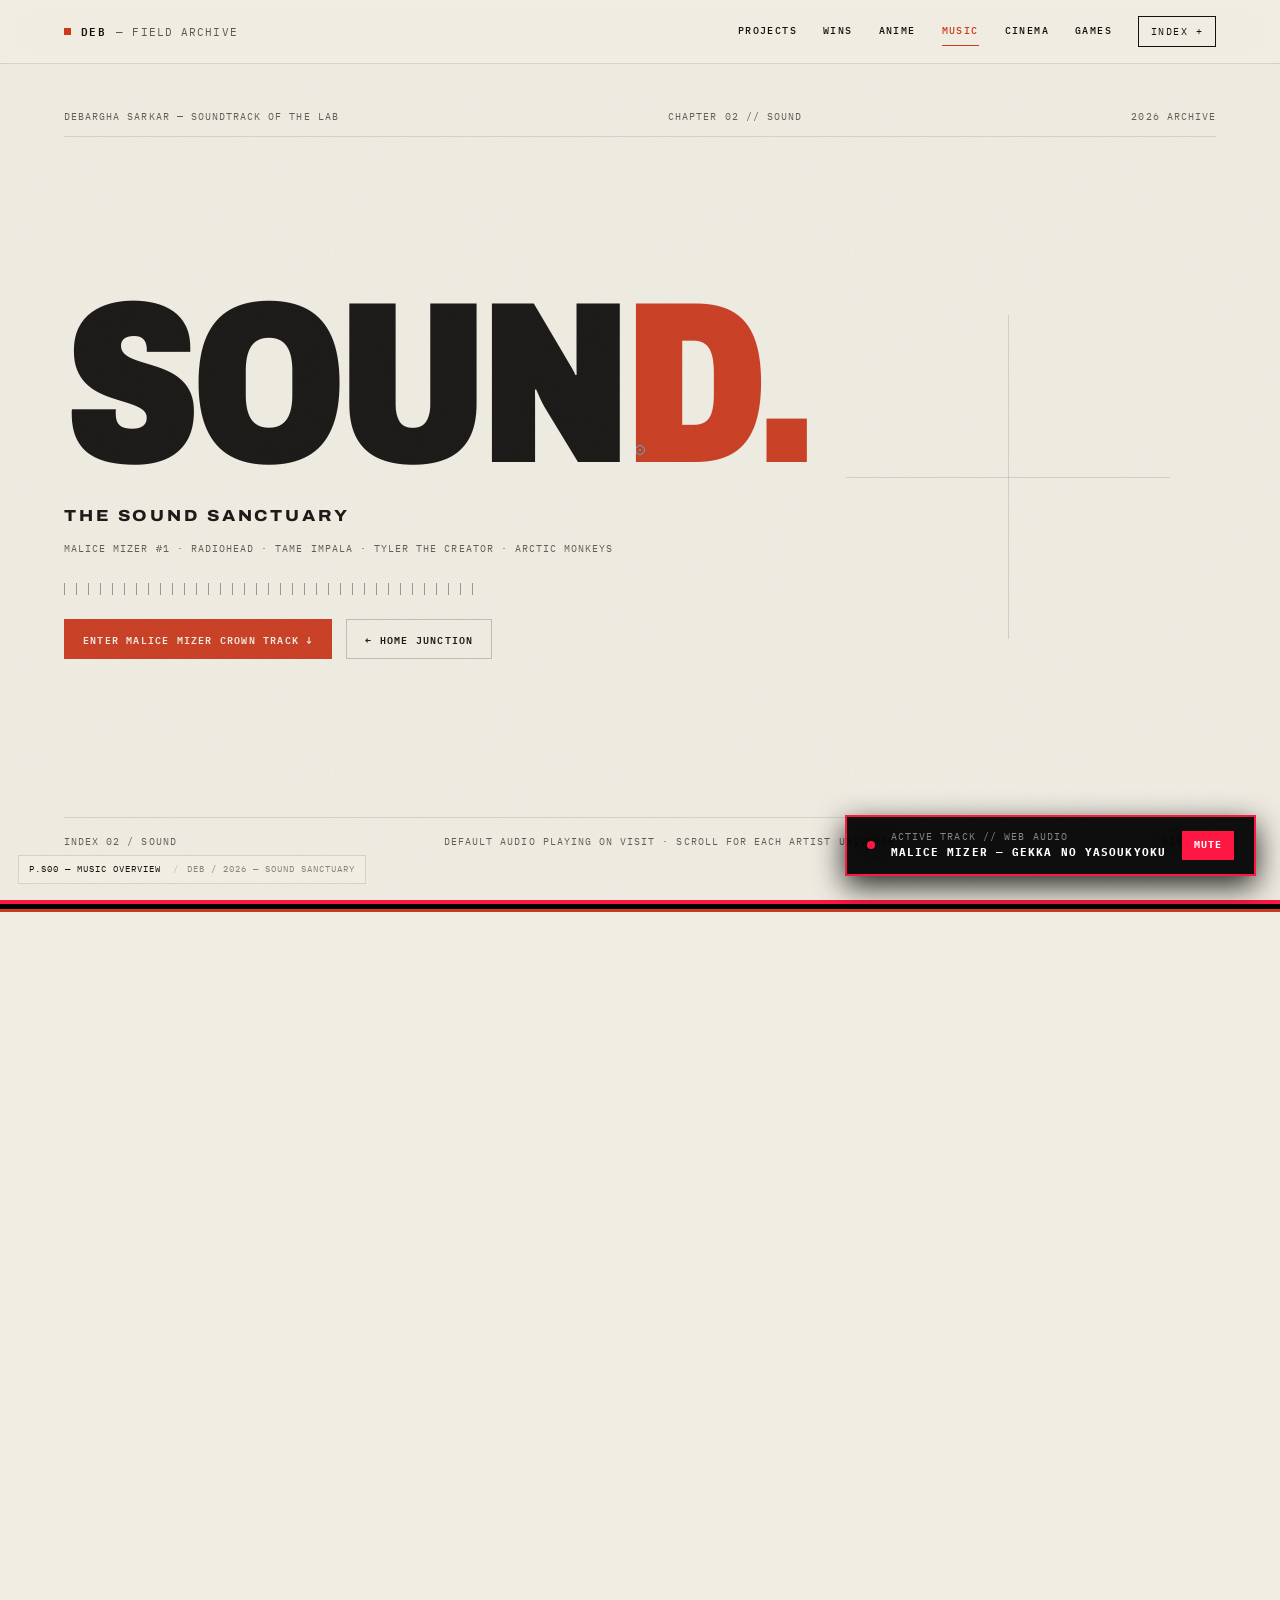
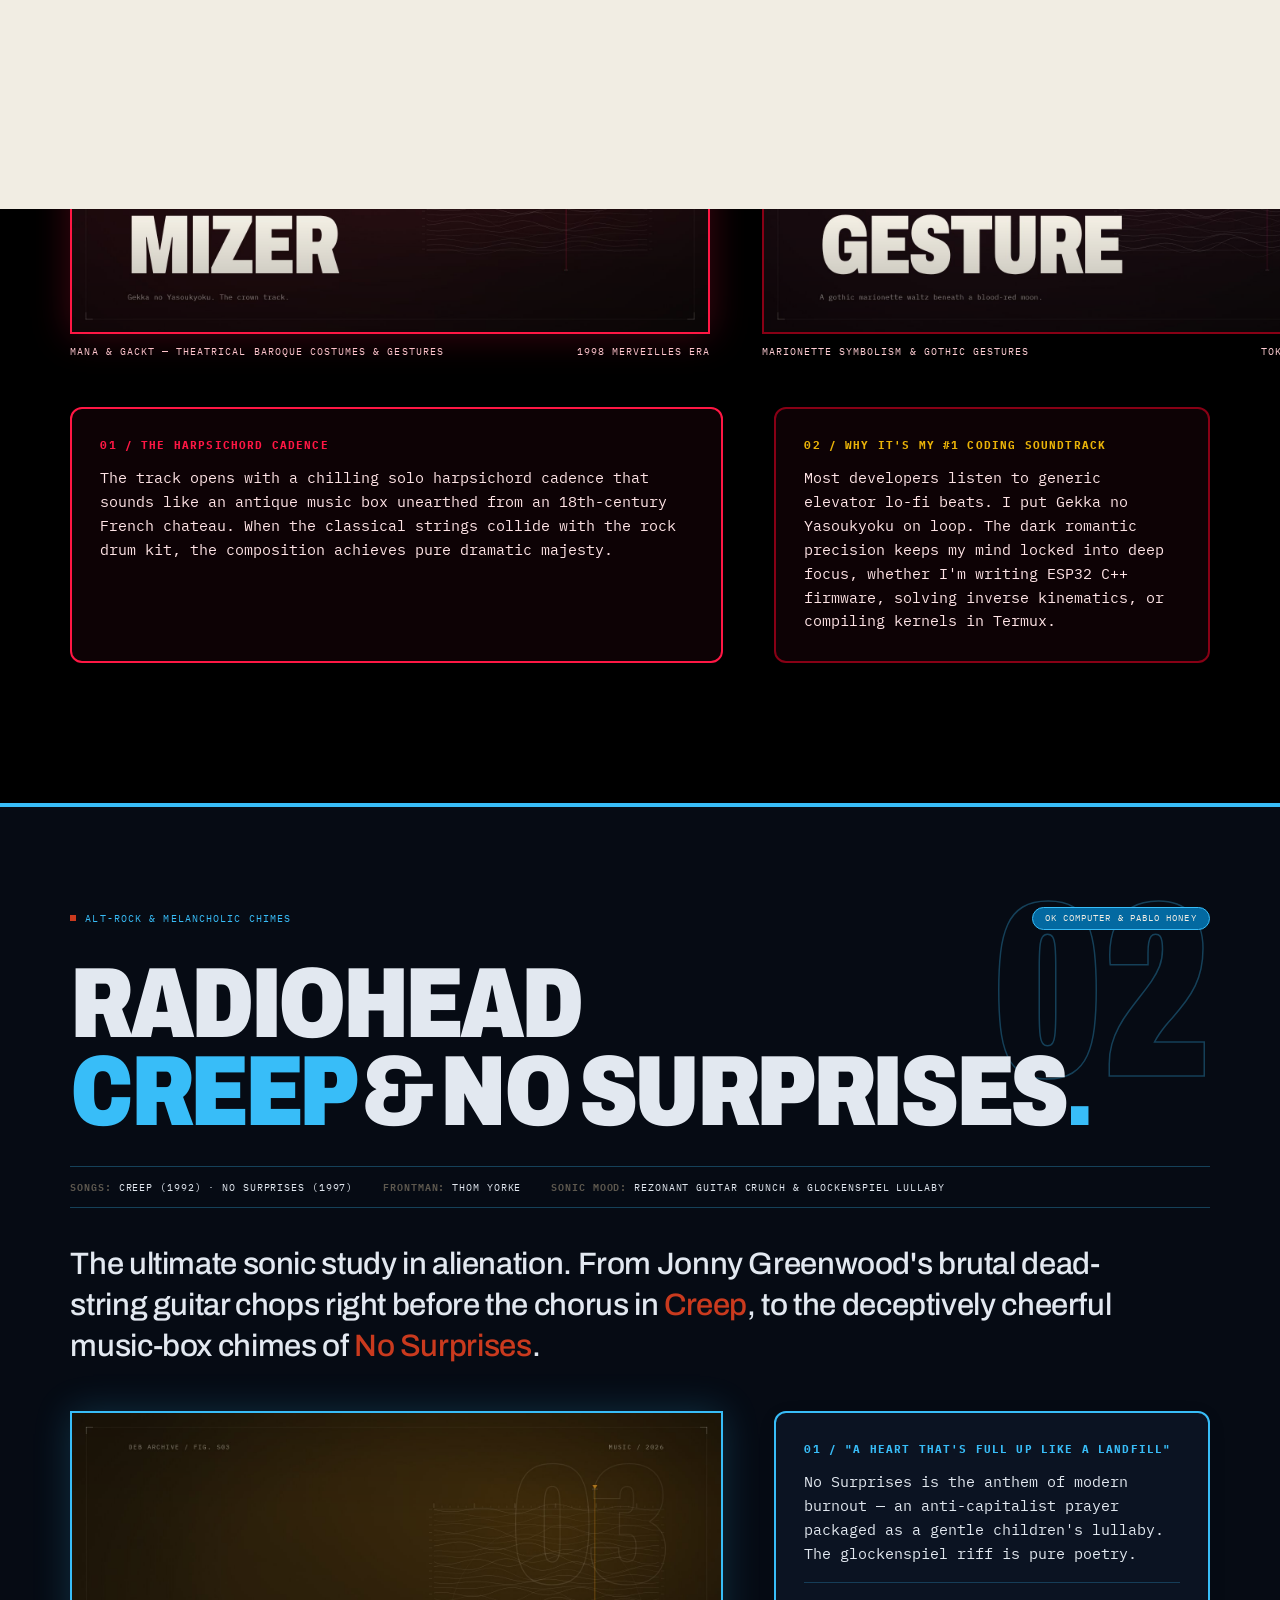
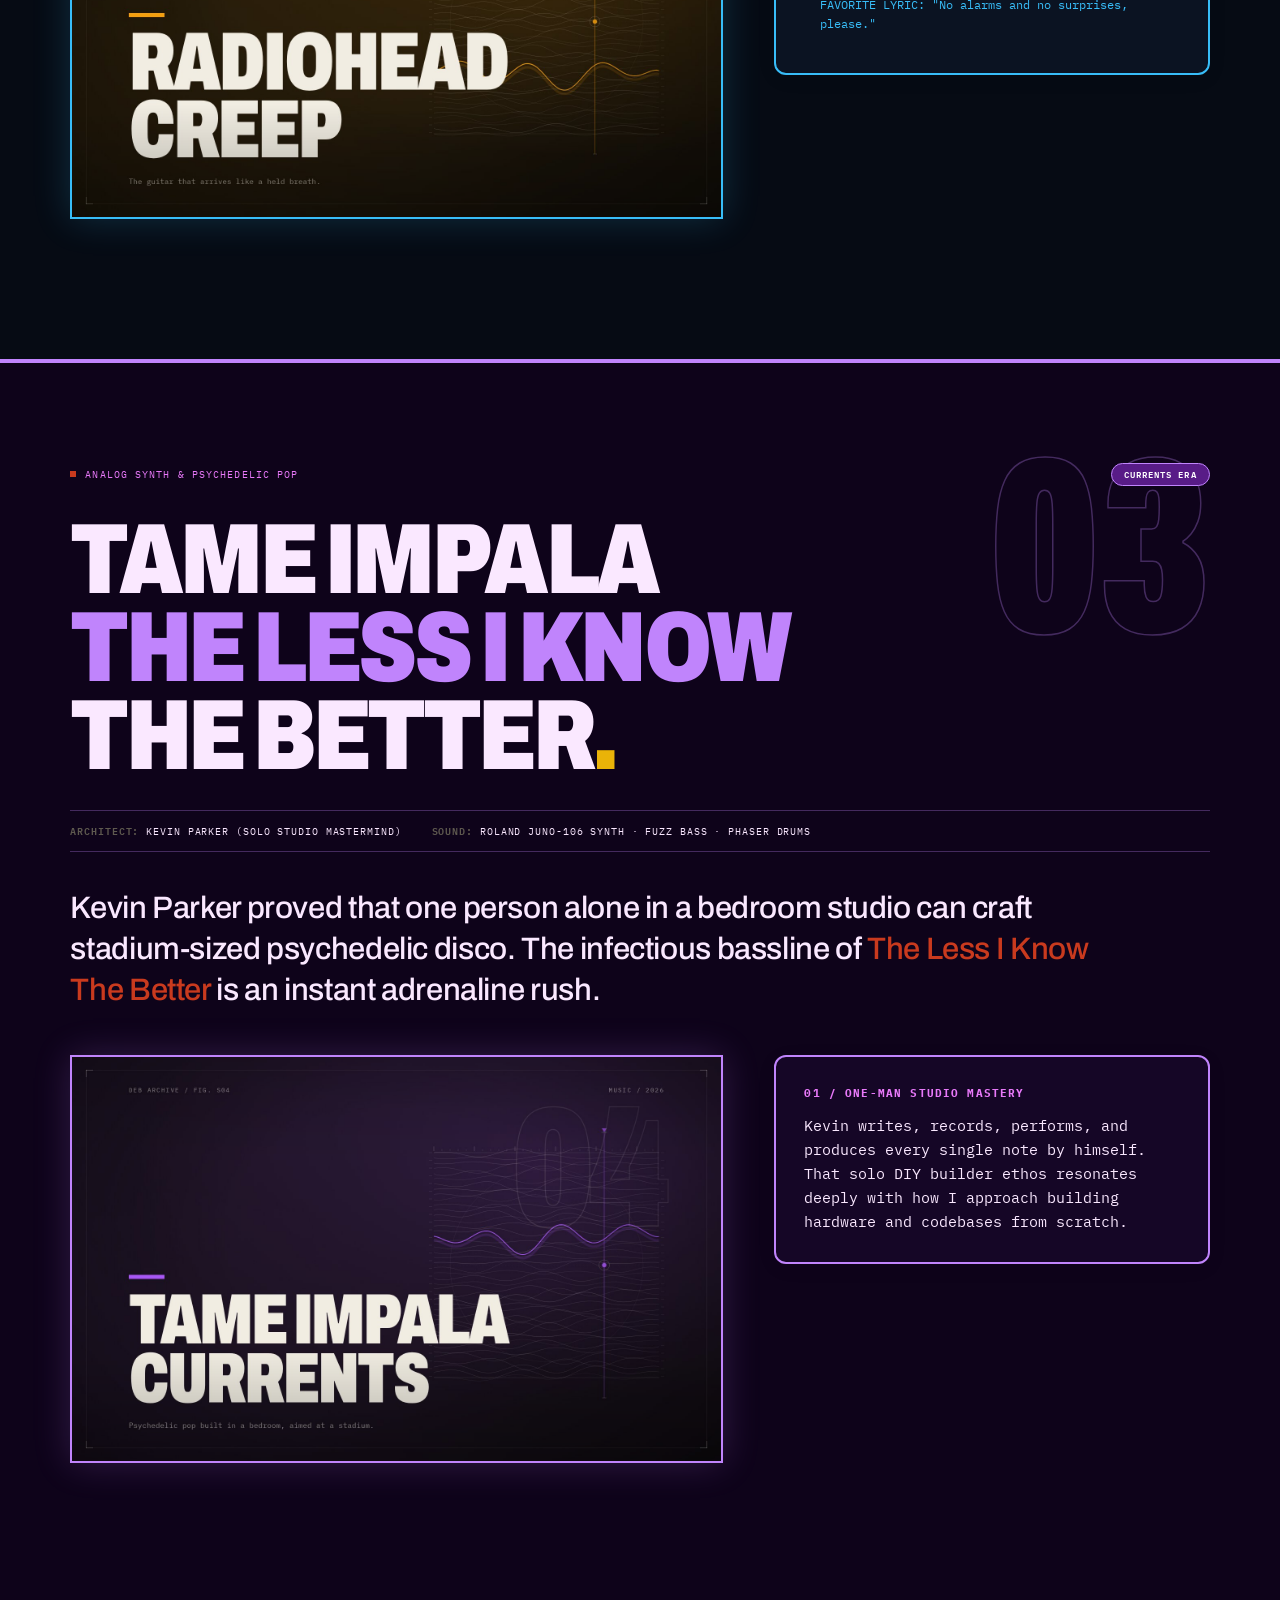
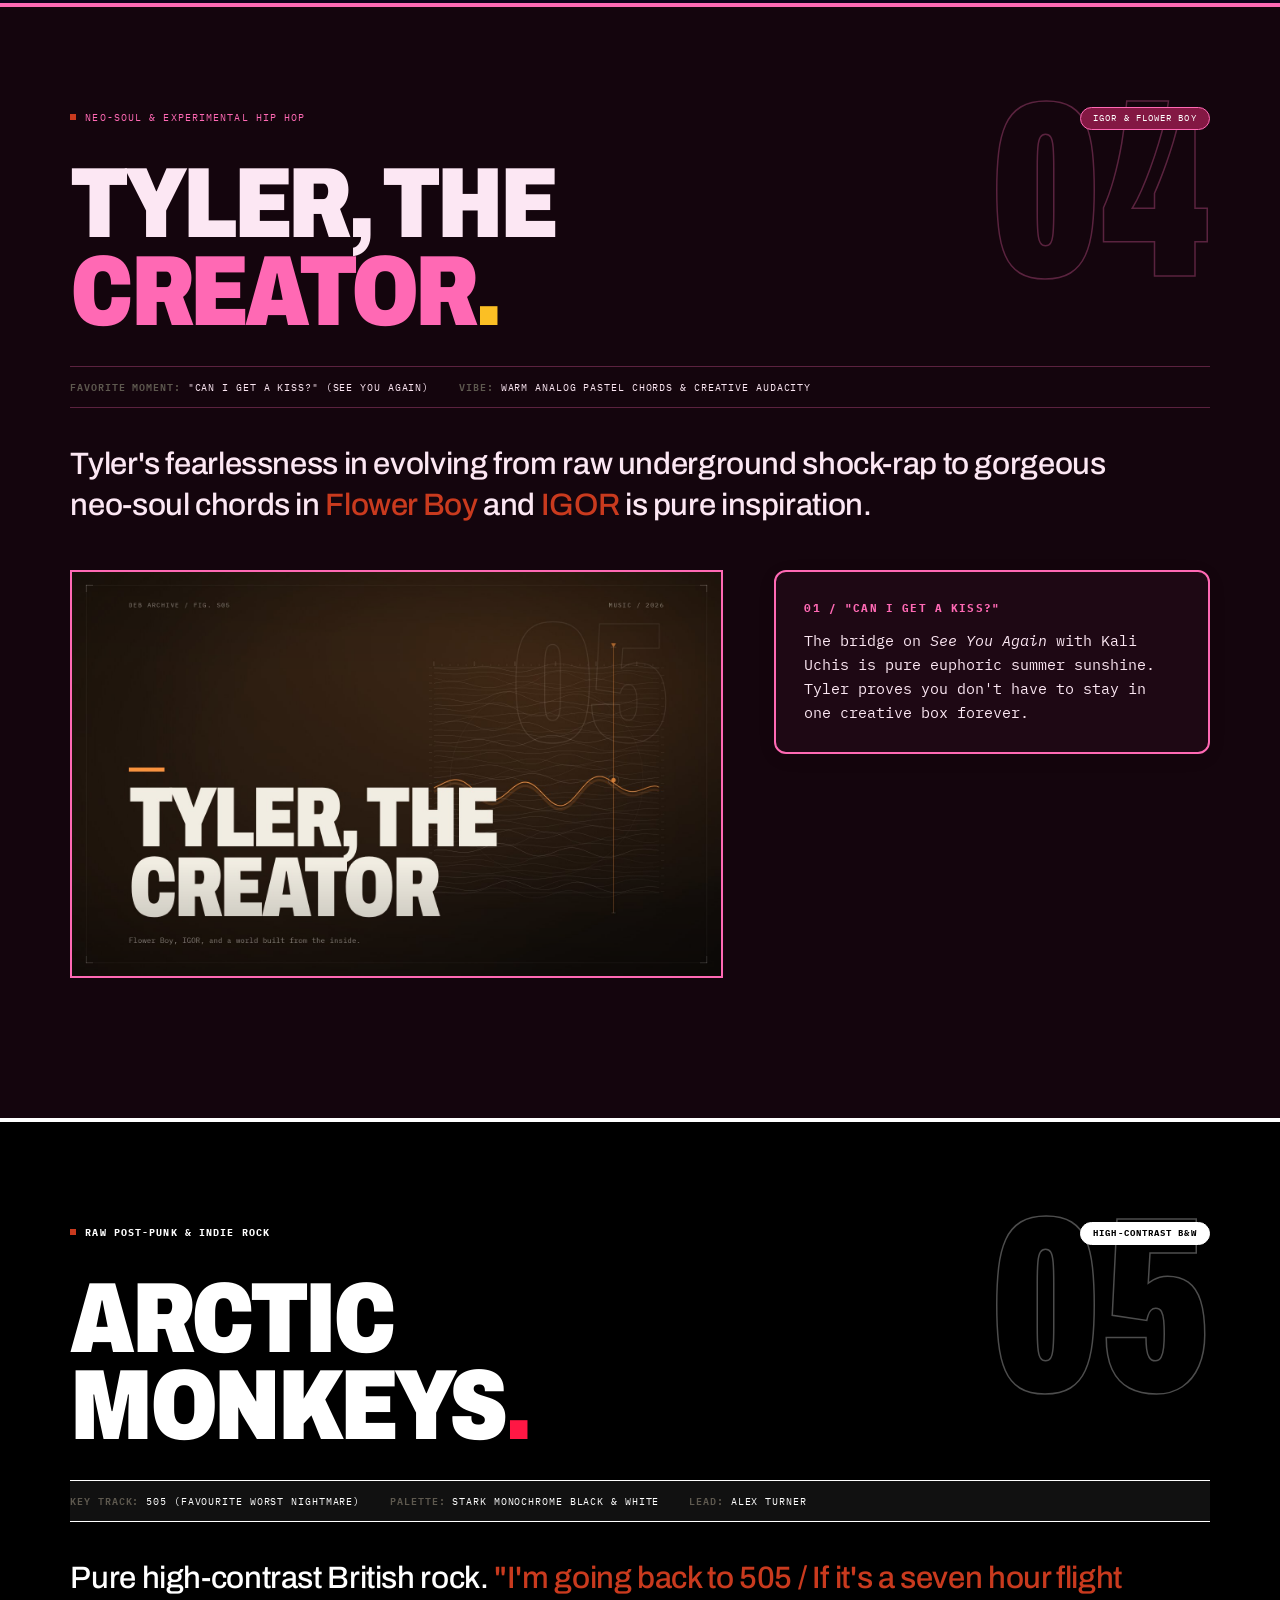
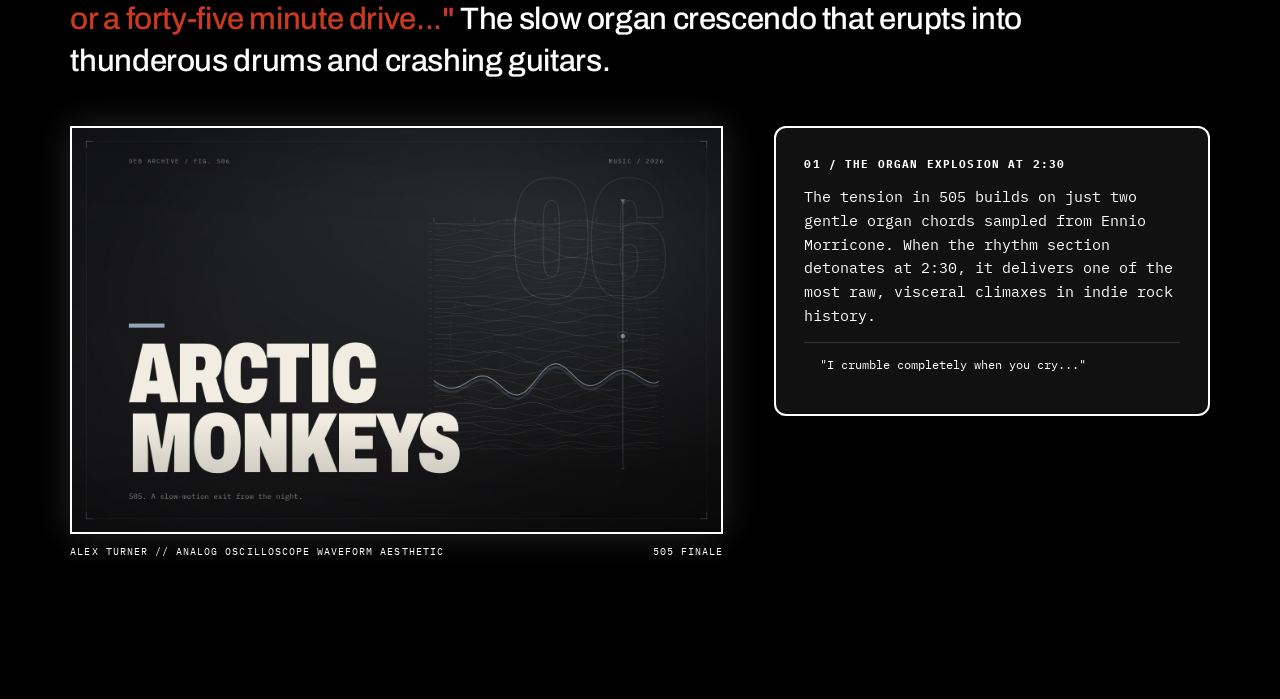
<file: music.html>
<!DOCTYPE html>
<html lang="en">
<head>
<meta charset="UTF-8">
<meta name="viewport" content="width=device-width, initial-scale=1.0">
<title>DEB — Music Sanctuary / Malice Mizer, Radiohead, Arctic Monkeys &amp; More</title>
<meta name="description" content="Debargha Sarkar — Music Sanctuary: Malice Mizer in Pitch Black & Blood Red, Radiohead, Tame Impala, Tyler, and Arctic Monkeys in High-Contrast B&W.">
<link rel="preconnect" href="https://fonts.googleapis.com">
<link rel="preconnect" href="https://fonts.gstatic.com" crossorigin>
<link href="https://fonts.googleapis.com/css2?family=Archivo:wdth,wght@62..125,100..900&family=IBM+Plex+Mono:wght@400;500;600;700&display=swap" rel="stylesheet">
<link rel="stylesheet" href="style.css">
<noscript><style>.rv{opacity:1!important;transform:none!important}</style></noscript>
<link rel="icon" href="favicon.svg" type="image/svg+xml">
<meta name="theme-color" content="#f1ede3">
<meta property="og:type" content="website">
<meta property="og:title" content="DEB — Music Sanctuary / Malice Mizer, Radiohead, Arctic Monkeys &amp; More">
<meta property="og:description" content="Debargha Sarkar — Music Sanctuary: Malice Mizer in Pitch Black & Blood Red, Radiohead, Tame Impala, Tyler, and Arctic Monkeys in High-Contrast B&W.">
<meta property="og:image" content="images/og.jpg">
<meta name="twitter:card" content="summary_large_image">
<meta name="twitter:title" content="DEB — Music Sanctuary / Malice Mizer, Radiohead, Arctic Monkeys &amp; More">
<meta name="twitter:description" content="Debargha Sarkar — Music Sanctuary: Malice Mizer in Pitch Black & Blood Red, Radiohead, Tame Impala, Tyler, and Arctic Monkeys in High-Contrast B&W.">
<meta name="twitter:image" content="images/og.jpg">

<style>
  /* ============ MUSIC PALETTES ============ */

  /* SECTION 01: MALICE MIZER (PITCH BLACK & CRIMSON BLOOD RED) */
  .section-malice {
    background: #000000;
    color: #ffe4e6;
    border-top: 4px solid #ff1744;
    position: relative;
    padding: 100px 5.5vw 140px;
  }
  .malice-accent { color: #ff1744; }
  .malice-gold { color: #eab308; }
  .malice-border { border-color: #880015 !important; }

  /* SECTION 02: RADIOHEAD (OK COMPUTER MUTED CYAN & DIGITAL COLD) */
  .section-radiohead {
    background: #060b14;
    color: #e2e8f0;
    border-top: 4px solid #38bdf8;
    position: relative;
    padding: 100px 5.5vw 140px;
  }
  .radiohead-accent { color: #38bdf8; }

  /* SECTION 03: TAME IMPALA (CURRENTS PSYCHEDELIC MAGENTA & AMBER) */
  .section-tame {
    background: #0e031a;
    color: #fae8ff;
    border-top: 4px solid #c084fc;
    position: relative;
    padding: 100px 5.5vw 140px;
  }
  .tame-accent { color: #e879f9; }

  /* SECTION 04: TYLER, THE CREATOR (IGOR PINK & FLOWER BOY GOLD) */
  .section-tyler {
    background: #14050d;
    color: #fce7f3;
    border-top: 4px solid #ff69b4;
    position: relative;
    padding: 100px 5.5vw 140px;
  }

  /* SECTION 05: ARCTIC MONKEYS (RAW HIGH-CONTRAST MONOCHROME B&W) */
  .section-arctic {
    background: #000000;
    color: #ffffff;
    border-top: 4px solid #ffffff;
    position: relative;
    padding: 100px 5.5vw 140px;
  }
  .am-mono {
    font-family: var(--mono);
    color: #ffffff;
  }

  /* PERSISTENT AUDIO CONTROL BAR */
  .audio-now-playing-bar {
    position: fixed;
    bottom: 24px;
    right: 24px;
    z-index: 80;
    background: rgba(0, 0, 0, 0.94);
    border: 2px solid #ff1744;
    padding: 12px 20px;
    display: flex;
    align-items: center;
    gap: 16px;
    backdrop-filter: blur(16px);
    box-shadow: 0 10px 30px rgba(0,0,0,0.85);
    font-family: var(--mono);
    font-size: 11px;
    letter-spacing: .1em;
  }
  .audio-indicator-dot {
    width: 8px;
    height: 8px;
    border-radius: 50%;
    background: #ff1744;
    animation: blink-dot 1.2s infinite ease-in-out;
  }
  @keyframes blink-dot {
    0%, 100% { opacity: 0.3; transform: scale(0.8); }
    50% { opacity: 1; transform: scale(1.2); }
  }

  /* NATURAL DOCUMENT FLOW (NO STICKY OVERLAP) */
  .music-header-card {
    margin-bottom: 36px;
    position: relative;
    z-index: 2;
  }

  .media-img-frame {
    width: 100%;
    min-height: 400px;
    background: #09090b;
    border: 2px solid rgba(255, 255, 255, 0.18);
    position: relative;
    overflow: hidden;
    display: flex;
    align-items: center;
    justify-content: center;
  }
  .media-img-frame img {
    width: 100%;
    height: 100%;
    object-fit: cover;
    display: block;
    transition: transform 0.6s cubic-bezier(0.16, 1, 0.3, 1);
  }
  .media-img-frame:hover img {
    transform: scale(1.03);
  }
  .media-placeholder-hint {
    position: absolute;
    inset: 0;
    display: flex;
    flex-direction: column;
    align-items: center;
    justify-content: center;
    padding: 24px;
    text-align: center;
    background: repeating-linear-gradient(45deg, rgba(0,0,0,0.6) 0 10px, rgba(20,20,20,0.6) 10px 20px);
    font-family: var(--mono);
    color: rgba(255, 255, 255, 0.75);
    pointer-events: none;
    z-index: 1;
  }
</style>
</head>
<body>
<a class="skiplink" href="#music-content">Skip to content</a>
<div id="noise" aria-hidden="true"></div>
<canvas id="trail" aria-hidden="true"></canvas>
<div id="cursor" aria-hidden="true"></div>
<div id="cursorTag" aria-hidden="true">OPEN</div>
<div id="progress" aria-hidden="true"></div>
<div id="curtain" aria-hidden="true"></div>

<!-- NAVIGATION -->
<nav id="siteNav" aria-label="Site">
  <a class="brand" href="index.html">DEB <span class="brand-sub hide-mobile">— FIELD ARCHIVE</span></a>
  <div class="nav-links">
    <a href="projects.html">Projects</a>
    <a href="achievements.html">Wins</a>
    <a href="anime.html">Anime</a>
    <a href="music.html" aria-current="page">Music</a>
    <a href="cinema.html">Cinema</a>
    <a href="gaming.html">Games</a>
    <button id="tocBtn" aria-haspopup="dialog" aria-expanded="false" aria-controls="toc">Index +</button>
  </div>
</nav>

<!-- TOC -->
<div id="toc" role="dialog" aria-modal="true" aria-label="Table of contents">
  <div class="toc-head"><h2>Music Index</h2><button id="tocClose">CLOSE ×</button></div>
  <div class="toc-grid">
      <div>
        <p class="toc-label">On this page</p>
        <ul class="toc-list">
    <li><a href="index.html"><span class="t-no">←</span><span class="t-title">Back to Main Junction</span><span class="leader"></span><span class="t-pg">HOME ↗</span></a></li>
    <li><a href="#cover"><span class="t-no">00</span><span class="t-title">Music Cover</span><span class="leader"></span><span class="t-pg">P.S00</span></a></li>
    <li><a href="#m-malice"><span class="t-no">01</span><span class="t-title">Malice Mizer — Gekka no Yasoukyoku (#1 Pitch Black &amp; Blood Red)</span><span class="leader"></span><span class="t-pg">P.S01</span></a></li>
    <li><a href="#m-radiohead"><span class="t-no">02</span><span class="t-title">Radiohead — Creep &amp; No Surprises (OK Computer)</span><span class="leader"></span><span class="t-pg">P.S02</span></a></li>
    <li><a href="#m-tame"><span class="t-no">03</span><span class="t-title">Tame Impala — Currents (Psychedelic Waves)</span><span class="leader"></span><span class="t-pg">P.S03</span></a></li>
    <li><a href="#m-tyler"><span class="t-no">04</span><span class="t-title">Tyler, The Creator — Can I Get A Kiss? (IGOR &amp; Flower Boy)</span><span class="leader"></span><span class="t-pg">P.S04</span></a></li>
    <li><a href="#m-arctic"><span class="t-no">05</span><span class="t-title">Arctic Monkeys — 505 (Raw High-Contrast B&amp;W)</span><span class="leader"></span><span class="t-pg">P.S05</span></a></li>
  </ul>
      </div>
      <div>
        <p class="toc-label">Elsewhere in the archive</p>
        <ul class="toc-list">
        <li><a href="index.html"><span class="t-no">↗</span><span class="t-title">Field Archive / Cover</span><span class="leader"></span><span class="t-pg">Home</span></a></li>
        <li><a href="projects.html"><span class="t-no">↗</span><span class="t-title">Projects Dossier</span><span class="leader"></span><span class="t-pg">09 builds</span></a></li>
        <li><a href="achievements.html"><span class="t-no">↗</span><span class="t-title">Achievements &amp; Honors</span><span class="leader"></span><span class="t-pg">Wins</span></a></li>
        <li><a href="anime.html"><span class="t-no">↗</span><span class="t-title">Anime Dimension</span><span class="leader"></span><span class="t-pg">06 plates</span></a></li>
        <li><a href="cinema.html"><span class="t-no">↗</span><span class="t-title">Cinema Vault</span><span class="leader"></span><span class="t-pg">06 plates</span></a></li>
        <li><a href="gaming.html"><span class="t-no">↗</span><span class="t-title">Gaming Archive</span><span class="leader"></span><span class="t-pg">04 plates</span></a></li>
        </ul>
      </div>
    </div>
  <p class="toc-foot">DEBARGHA SARKAR / 2026 — SOUND SANCTUARY</p>
</div>

<!-- NOW PLAYING AUDIO HUD BAR -->
<div class="audio-now-playing-bar" id="audioBar">
  <div class="audio-indicator-dot"></div>
  <div>
    <span style="color:rgba(255,255,255,0.5);display:block;font-size:9.5px">ACTIVE TRACK // WEB AUDIO</span>
    <span id="nowPlayingText" style="color:#fff;font-weight:700">MALICE MIZER — GEKKA NO YASOUKYOKU</span>
  </div>
  <button id="toggleAudioBtn" style="background:#ff1744;color:#fff;border:none;padding:6px 12px;font-family:var(--mono);font-size:10px;font-weight:700;cursor:pointer;letter-spacing:.1em">MUTE</button>
</div>

<main id="music-content">

<!-- ============ 00 / COVER ============ -->
<section id="cover" aria-label="Music Cover" data-page="P.S00" data-name="MUSIC OVERVIEW" style="min-height:100vh;display:flex;flex-direction:column;justify-content:space-between;padding:86px 5.5vw 64px;position:relative;">
  <div class="crops" aria-hidden="true"><i></i><i></i><i></i><i></i></div>
  <div class="topline">
    <div>DEBARGHA SARKAR <span class="hide-mobile">— SOUNDTRACK OF THE LAB</span></div>
    <div class="hide-mobile">CHAPTER 02 // SOUND</div>
    <div>2026 ARCHIVE</div>
  </div>
  <div class="hero-center">
    <div class="crosshair" aria-hidden="true"></div>
    <div class="side-vert">VISUAL KEI · ALT ROCK · PSYCHEDELIA · B&amp;W MONOCHROME</div>
    <h1 class="hero-name" aria-label="SOUND.">
      <span class="ln" style="--fx:-140px;--fy:30px;--fr:-9deg;--d:.15s">S</span><span class="ln" style="--fx:40px;--fy:-160px;--fr:6deg;--d:.32s">O</span><span class="ln" style="--fx:150px;--fy:60px;--fr:-5deg;--d:.5s">U</span><span class="ln" style="--fx:-60px;--fy:90px;--fr:7deg;--d:.65s">N</span><span class="ln dot" style="--fx:0;--fy:-90px;--fr:0deg;--d:.78s">D.</span>
    </h1>
    <p class="hero-sub">The Sound Sanctuary</p>
    <p class="hero-roles">MALICE MIZER #1 · RADIOHEAD · TAME IMPALA · TYLER THE CREATOR · ARCTIC MONKEYS</p>
    <div class="hero-rule" aria-hidden="true"></div>
    
    <div style="margin-top:24px;display:flex;justify-content:center;align-items:center;gap:14px;flex-wrap:wrap;position:relative;z-index:10">
      <a class="ctl button" href="#m-malice" style="display:inline-block;padding:12px 24px;font-family:var(--mono);font-size:11px;font-weight:700;letter-spacing:.14em;text-decoration:none;background:#ff1744;color:#fff;border:1px solid #ff1744">
        ENTER MALICE MIZER CROWN TRACK ↓
      </a>
      <a class="ctl button" href="index.html" style="display:inline-block;padding:12px 24px;font-family:var(--mono);font-size:11px;font-weight:700;letter-spacing:.14em;text-decoration:none;background:var(--ink);color:var(--paper);border:1px solid var(--ink)">
        ← HOME JUNCTION
      </a>
    </div>
  </div>
  <div class="botline">
    <div>INDEX 02 / SOUND</div>
    <div class="hide-mobile">DEFAULT AUDIO PLAYING ON VISIT · SCROLL FOR EACH ARTIST UNIVERSE</div>
    <div class="scroll-cue">SCROLL <i aria-hidden="true"></i></div>
  </div>
</section>

<!-- =====================================================================
     01 / MALICE MIZER — GEKKA NO YASOUKYOKU (#1 CROWN FAVORITE)
     PITCH BLACK & CRIMSON BLOOD RED / VELVET BURGUNDY
     ===================================================================== -->
<section id="m-malice" class="section-malice" data-page="P.S01" data-name="MALICE MIZER" aria-labelledby="h-malice">
  <div class="spread-inner rv-scope">
    <div class="big-num" aria-hidden="true" style="-webkit-text-stroke-color:rgba(255,23,68,0.3)">01</div>
    
    <!-- NATURAL FLOW (NO OVERLAPPING STICKY TEXT) -->
    <div class="music-header-card">
      <header class="kicker rv">
        <span class="malice-accent">★ #1 ALL-TIME FAVORITE SONG</span>
        <span class="tag win" style="background:#880015;color:#fff;border-color:#ff1744;font-weight:900">CROWN TRACK</span>
        <span class="tag" style="background:#000;color:#ff1744;border-color:#ff1744">PITCH BLACK &amp; BLOOD RED</span>
      </header>
      <h2 id="h-malice" class="h-giant rv" style="--d:.05s">
        MALICE MIZER<br>
        <span style="color:#ff1744">月下の夜想曲</span><span style="color:#eab308">.</span>
      </h2>
      <div class="meta-row rv" style="--d:.15s;border-color:#880015;background:rgba(136,0,21,0.15)">
        <span><b>SONG:</b> GEKKA NO YASOUKYOKU (NOCTURNE UNDER THE MOONLIGHT)</span>
        <span><b>RELEASE:</b> 1998 · ALBUM: MERVEILLES</span>
        <span><b>LINEUP:</b> MANA · GACKT · KÖZI · YŪKI · KAMI</span>
        <span><b>GENRE:</b> FRENCH BAROQUE VISUAL KEI</span>
      </div>
    </div>

    <!-- MAIN THESIS & QUOTE -->
    <p class="thesis rv" style="--d:.2s;max-width:34em;color:#ffe4e6">
      My absolute number one favorite track in existence. <em>A gothic marionette waltz beneath a blood-red moon.</em> The sinister harpsichord arpeggios, the dollhouse rhythm, and Gackt's haunting theatrical baritone.
    </p>

    <!-- PICTURES & GESTURES SHOWCASE ROW -->
    <div class="gr gr-2" style="margin-top:44px">
      <!-- PICTURE 1: HERO PORTRAIT -->
      <div class="rv" style="--d:.1s">
        <div class="media-img-frame" style="border:2px solid #ff1744;box-shadow:0 0 35px rgba(255,23,68,0.25)">
          <img src="images/malice-mizer-hero.jpg" alt="Malice Mizer archive plate — crimson waveform" loading="lazy" onerror="this.style.display='none'">
          <div class="media-placeholder-hint">
            <span style="color:#ff1744;font-size:32px;margin-bottom:8px">✕</span>
            <span style="color:#fff;font-weight:900;font-size:16px">PLATE MISSING — MALICE MIZER (HERO GESTURE)</span>
            <span style="font-size:11px;color:#fecdd3;margin-top:6px">drop file at <code>images/malice-mizer-hero.jpg</code></span>
          </div>
        </div>
        <div class="fig-label" style="color:#fecdd3">
          <span>MANA &amp; GACKT — THEATRICAL BAROQUE COSTUMES &amp; GESTURES</span>
          <span>1998 MERVEILLES ERA</span>
        </div>
      </div>

      <!-- PICTURE 2: GESTURES / DOLLHOUSE POSE -->
      <div class="rv" style="--d:.2s">
        <div class="media-img-frame" style="border:2px solid #880015">
          <img src="images/malice-mizer-gesture.jpg" alt="Malice Mizer archive plate — dark red signal field" loading="lazy" onerror="this.style.display='none'">
          <div class="media-placeholder-hint">
            <span style="color:#eab308;font-size:32px;margin-bottom:8px">✕</span>
            <span style="color:#fff;font-weight:900;font-size:16px">PLATE MISSING — DOLLHOUSE GESTURES &amp; HARPSICHORD</span>
            <span style="font-size:11px;color:#fecdd3;margin-top:6px">drop file at <code>images/malice-mizer-gesture.jpg</code></span>
          </div>
        </div>
        <div class="fig-label" style="color:#fecdd3">
          <span>MARIONETTE SYMBOLISM &amp; GOTHIC GESTURES</span>
          <span>TOKYO NIPPON BUDOKAN</span>
        </div>
      </div>
    </div>

    <!-- EXTENDED EDITORIAL BREAKDOWN -->
    <div class="gr gr-2" style="margin-top:48px">
      <div class="readout rv" style="padding:28px;background:#0d0205;border:2px solid #ff1744">
        <span class="mono" style="color:#ff1744;display:block;margin-bottom:12px;font-weight:700">01 / THE HARPSICHORD CADENCE</span>
        <p style="color:#ffe4e6;font-size:14.5px;line-height:1.65">The track opens with a chilling solo harpsichord cadence that sounds like an antique music box unearthed from an 18th-century French chateau. When the classical strings collide with the rock drum kit, the composition achieves pure dramatic majesty.</p>
      </div>

      <div class="readout rv" style="padding:28px;background:#0d0205;border:2px solid #880015;--d:.15s">
        <span class="mono" style="color:#eab308;display:block;margin-bottom:12px;font-weight:700">02 / WHY IT'S MY #1 CODING SOUNDTRACK</span>
        <p style="color:#ffe4e6;font-size:14.5px;line-height:1.65">Most developers listen to generic elevator lo-fi beats. I put Gekka no Yasoukyoku on loop. The dark romantic precision keeps my mind locked into deep focus, whether I'm writing ESP32 C++ firmware, solving inverse kinematics, or compiling kernels in Termux.</p>
      </div>
    </div>
  </div>
</section>

<!-- =====================================================================
     02 / RADIOHEAD — CREEP & NO SURPRISES
     MUTED CYAN SLATE & OK COMPUTER DIGITAL COLD
     ===================================================================== -->
<section id="m-radiohead" class="section-radiohead" data-page="P.S02" data-name="RADIOHEAD" aria-labelledby="h-radiohead">
  <div class="spread-inner rv-scope">
    <div class="big-num" aria-hidden="true" style="-webkit-text-stroke-color:rgba(56,189,248,0.3)">02</div>
    
    <div class="music-header-card">
      <header class="kicker rv">
        <span class="radiohead-accent">ALT-ROCK &amp; MELANCHOLIC CHIMES</span>
        <span class="tag live" style="background:#0369a1;border-color:#38bdf8">OK COMPUTER &amp; PABLO HONEY</span>
      </header>
      <h2 id="h-radiohead" class="h-giant rv" style="--d:.05s">
        RADIOHEAD<br>
        <span style="color:#38bdf8">CREEP</span> &amp; <span style="color:#e2e8f0">NO SURPRISES</span><span style="color:#38bdf8">.</span>
      </h2>
      <div class="meta-row rv" style="--d:.15s;border-color:rgba(56,189,248,0.3)">
        <span><b>SONGS:</b> CREEP (1992) · NO SURPRISES (1997)</span>
        <span><b>FRONTMAN:</b> THOM YORKE</span>
        <span><b>SONIC MOOD:</b> REZONANT GUITAR CRUNCH &amp; GLOCKENSPIEL LULLABY</span>
      </div>
    </div>

    <!-- MAIN THESIS -->
    <p class="thesis rv" style="--d:.2s;max-width:34em;color:#e2e8f0">
      The ultimate sonic study in alienation. From Jonny Greenwood's brutal dead-string guitar chops right before the chorus in <em>Creep</em>, to the deceptively cheerful music-box chimes of <em>No Surprises</em>.
    </p>

    <!-- CONTENT GRID -->
    <div class="gr gr-2" style="margin-top:44px">
      <div class="rv" style="--d:.1s">
        <div class="media-img-frame" style="border:2px solid #38bdf8;box-shadow:0 0 35px rgba(56,189,248,0.2)">
          <img src="images/radiohead.jpg" alt="Radiohead archive plate — amber oscilloscope traces" loading="lazy" onerror="this.style.display='none'">
          <div class="media-placeholder-hint">
            <span style="color:#38bdf8;font-size:32px;margin-bottom:8px">✕</span>
            <span style="color:#fff;font-weight:900;font-size:16px">PLATE MISSING — RADIOHEAD / THOM YORKE</span>
            <span style="font-size:11px;color:#bae6fd;margin-top:6px">drop file at <code>images/radiohead.jpg</code></span>
          </div>
        </div>
      </div>

      <div class="rv" style="--d:.2s">
        <div class="readout" style="padding:28px;background:#0b1322;border:2px solid #38bdf8">
          <span class="mono" style="color:#38bdf8;display:block;margin-bottom:12px;font-weight:700">01 / "A HEART THAT'S FULL UP LIKE A LANDFILL"</span>
          <p style="color:#e2e8f0;font-size:14.5px;line-height:1.65;margin-bottom:16px">
            No Surprises is the anthem of modern burnout — an anti-capitalist prayer packaged as a gentle children's lullaby. The glockenspiel riff is pure poetry.
          </p>
          <div style="border-top:1px solid rgba(56,189,248,0.25);padding-top:12px;font-family:var(--mono);font-size:12px;color:#38bdf8">
            FAVORITE LYRIC: "No alarms and no surprises, please."
          </div>
        </div>
      </div>
    </div>
  </div>
</section>

<!-- =====================================================================
     03 / TAME IMPALA — CURRENTS PSYCHEDELIA
     ===================================================================== -->
<section id="m-tame" class="section-tame" data-page="P.S03" data-name="TAME IMPALA" aria-labelledby="h-tame">
  <div class="spread-inner rv-scope">
    <div class="big-num" aria-hidden="true" style="-webkit-text-stroke-color:rgba(192,132,252,0.3)">03</div>
    
    <div class="music-header-card">
      <header class="kicker rv">
        <span class="tame-accent">ANALOG SYNTH &amp; PSYCHEDELIC POP</span>
        <span class="tag win" style="background:#581c87;color:#fff;border-color:#c084fc">CURRENTS ERA</span>
      </header>
      <h2 id="h-tame" class="h-giant rv" style="--d:.05s">
        TAME IMPALA<br>
        <span style="color:#c084fc">THE LESS I KNOW</span><br>
        THE BETTER<span style="color:#eab308">.</span>
      </h2>
      <div class="meta-row rv" style="--d:.15s;border-color:rgba(192,132,252,0.3)">
        <span><b>ARCHITECT:</b> KEVIN PARKER (SOLO STUDIO MASTERMIND)</span>
        <span><b>SOUND:</b> ROLAND JUNO-106 SYNTH · FUZZ BASS · PHASER DRUMS</span>
      </div>
    </div>

    <p class="thesis rv" style="--d:.2s;max-width:34em;color:#fae8ff">
      Kevin Parker proved that one person alone in a bedroom studio can craft stadium-sized psychedelic disco. The infectious bassline of <em>The Less I Know The Better</em> is an instant adrenaline rush.
    </p>

    <div class="gr gr-2" style="margin-top:44px">
      <div class="rv" style="--d:.1s">
        <div class="media-img-frame" style="border:2px solid #c084fc;box-shadow:0 0 35px rgba(192,132,252,0.2)">
          <img src="images/tame-impala.jpg" alt="Tame Impala archive plate — violet waveform field" loading="lazy" onerror="this.style.display='none'">
          <div class="media-placeholder-hint">
            <span style="color:#c084fc;font-size:32px;margin-bottom:8px">✕</span>
            <span style="color:#fff;font-weight:900;font-size:16px">PLATE MISSING — TAME IMPALA / CURRENTS</span>
            <span style="font-size:11px;color:#e9d5ff;margin-top:6px">drop file at <code>images/tame-impala.jpg</code></span>
          </div>
        </div>
      </div>

      <div class="rv" style="--d:.2s">
        <div class="readout" style="padding:28px;background:#150626;border:2px solid #c084fc">
          <span class="mono" style="color:#e879f9;display:block;margin-bottom:12px;font-weight:700">01 / ONE-MAN STUDIO MASTERY</span>
          <p style="color:#fae8ff;font-size:14.5px;line-height:1.65">
            Kevin writes, records, performs, and produces every single note by himself. That solo DIY builder ethos resonates deeply with how I approach building hardware and codebases from scratch.
          </p>
        </div>
      </div>
    </div>
  </div>
</section>

<!-- =====================================================================
     04 / TYLER, THE CREATOR
     ===================================================================== -->
<section id="m-tyler" class="section-tyler" data-page="P.S04" data-name="TYLER" aria-labelledby="h-tyler">
  <div class="spread-inner rv-scope">
    <div class="big-num" aria-hidden="true" style="-webkit-text-stroke-color:rgba(255,105,180,0.3)">04</div>
    
    <div class="music-header-card">
      <header class="kicker rv">
        <span style="color:#ff69b4">NEO-SOUL &amp; EXPERIMENTAL HIP HOP</span>
        <span class="tag live" style="background:#831843;color:#fff;border-color:#ff69b4">IGOR &amp; FLOWER BOY</span>
      </header>
      <h2 id="h-tyler" class="h-giant rv" style="--d:.05s">
        TYLER, THE<br>
        <span style="color:#ff69b4">CREATOR</span><span style="color:#fbbf24">.</span>
      </h2>
      <div class="meta-row rv" style="--d:.15s;border-color:rgba(255,105,180,0.3)">
        <span><b>FAVORITE MOMENT:</b> "CAN I GET A KISS?" (SEE YOU AGAIN)</span>
        <span><b>VIBE:</b> WARM ANALOG PASTEL CHORDS &amp; CREATIVE AUDACITY</span>
      </div>
    </div>

    <p class="thesis rv" style="--d:.2s;max-width:34em;color:#fce7f3">
      Tyler's fearlessness in evolving from raw underground shock-rap to gorgeous neo-soul chords in <em>Flower Boy</em> and <em>IGOR</em> is pure inspiration.
    </p>

    <div class="gr gr-2" style="margin-top:44px">
      <div class="rv" style="--d:.1s">
        <div class="media-img-frame" style="border:2px solid #ff69b4">
          <img src="images/tyler-creator.jpg" alt="Tyler, the Creator archive plate — orange signal traces" loading="lazy" onerror="this.style.display='none'">
          <div class="media-placeholder-hint">
            <span style="color:#ff69b4;font-size:32px;margin-bottom:8px">✕</span>
            <span style="color:#fff;font-weight:900;font-size:16px">PLATE MISSING — TYLER, THE CREATOR</span>
            <span style="font-size:11px;color:#fbcfe8;margin-top:6px">drop file at <code>images/tyler-creator.jpg</code></span>
          </div>
        </div>
      </div>

      <div class="rv" style="--d:.2s">
        <div class="readout" style="padding:28px;background:#1e0814;border:2px solid #ff69b4">
          <span class="mono" style="color:#ff69b4;display:block;margin-bottom:12px;font-weight:700">01 / "CAN I GET A KISS?"</span>
          <p style="color:#fce7f3;font-size:14.5px;line-height:1.65">
            The bridge on <em>See You Again</em> with Kali Uchis is pure euphoric summer sunshine. Tyler proves you don't have to stay in one creative box forever.
          </p>
        </div>
      </div>
    </div>
  </div>
</section>

<!-- =====================================================================
     05 / ARCTIC MONKEYS
     RAW HIGH-CONTRAST MONOCHROME BLACK & WHITE
     ===================================================================== -->
<section id="m-arctic" class="section-arctic" data-page="P.S05" data-name="ARCTIC MONKEYS" aria-labelledby="h-arctic">
  <div class="spread-inner rv-scope">
    <div class="big-num" aria-hidden="true" style="-webkit-text-stroke-color:rgba(255,255,255,0.3)">05</div>
    
    <div class="music-header-card">
      <header class="kicker rv">
        <span style="color:#ffffff;font-weight:700">RAW POST-PUNK &amp; INDIE ROCK</span>
        <span class="tag win" style="background:#ffffff;color:#000;border-color:#ffffff;font-weight:900">HIGH-CONTRAST B&amp;W</span>
      </header>
      <h2 id="h-arctic" class="h-giant rv" style="--d:.05s">
        ARCTIC<br>
        <span style="color:#ffffff">MONKEYS</span><span style="color:#ff1744">.</span>
      </h2>
      <div class="meta-row rv" style="--d:.15s;border-color:#ffffff;background:#111">
        <span class="am-mono"><b>KEY TRACK:</b> 505 (FAVOURITE WORST NIGHTMARE)</span>
        <span class="am-mono"><b>PALETTE:</b> STARK MONOCHROME BLACK &amp; WHITE</span>
        <span class="am-mono"><b>LEAD:</b> ALEX TURNER</span>
      </div>
    </div>

    <!-- MAIN THESIS -->
    <p class="thesis rv" style="--d:.2s;max-width:34em;color:#ffffff">
      Pure high-contrast British rock. <em>"I'm going back to 505 / If it's a seven hour flight or a forty-five minute drive..."</em> The slow organ crescendo that erupts into thunderous drums and crashing guitars.
    </p>

    <!-- CONTENT GRID -->
    <div class="gr gr-2" style="margin-top:44px">
      <div class="rv" style="--d:.1s">
        <div class="media-img-frame" style="border:2px solid #ffffff;box-shadow:0 0 35px rgba(255,255,255,0.15)">
          <img src="images/arctic-monkeys.jpg" alt="Arctic Monkeys archive plate — slate waveform field" loading="lazy" onerror="this.style.display='none'">
          <div class="media-placeholder-hint">
            <span style="color:#ffffff;font-size:32px;margin-bottom:8px">✕</span>
            <span style="color:#fff;font-weight:900;font-size:16px">PLATE MISSING — ARCTIC MONKEYS (HIGH CONTRAST B&amp;W)</span>
            <span style="font-size:11px;color:#d4d4d8;margin-top:6px">drop file at <code>images/arctic-monkeys.jpg</code></span>
          </div>
        </div>
        <div class="fig-label" style="color:#ffffff">
          <span>ALEX TURNER // ANALOG OSCILLOSCOPE WAVEFORM AESTHETIC</span>
          <span>505 FINALE</span>
        </div>
      </div>

      <div class="rv" style="--d:.2s">
        <div class="readout" style="padding:28px;background:#111111;border:2px solid #ffffff">
          <span class="mono" style="color:#ffffff;display:block;margin-bottom:12px;font-weight:700">01 / THE ORGAN EXPLOSION AT 2:30</span>
          <p style="color:#ffffff;font-size:14.5px;line-height:1.65;margin-bottom:14px">
            The tension in 505 builds on just two gentle organ chords sampled from Ennio Morricone. When the rhythm section detonates at 2:30, it delivers one of the most raw, visceral climaxes in indie rock history.
          </p>
          <div style="border-top:1px solid #333;padding-top:12px;font-family:var(--mono);font-size:12px;color:#fff">
            "I crumble completely when you cry..."
          </div>
        </div>
      </div>
    </div>
  </div>
</section>

</main>

<div id="pageBar" aria-hidden="true">
  <span id="pgL">P.S00 — OVERVIEW</span>
  <span class="r">DEB / 2026 — SOUND SANCTUARY</span>
</div>

<!-- WEB AUDIO SYNTHESIZER SCRIPT -->
<script>
let audioCtx = null;
let isMuted = false;
let synthTimer = null;

// Gekka no Yasoukyoku Harpsichord Arpeggio Melody
const notes = [
  // F# minor baroque waltz phrase
  370.0, 440.0, 554.37, 740.0, 659.25, 554.37, 440.0, 370.0,
  330.0, 415.30, 493.88, 659.25, 554.37, 493.88, 415.30, 330.0,
  293.66, 370.0, 440.0, 587.33, 554.37, 440.0, 370.0, 293.66,
  277.18, 370.0, 440.0, 554.37, 440.0, 370.0, 277.18, 370.0
];

function playHarpsichordPluck(freq, time) {
  if (!audioCtx || isMuted) return;
  const osc = audioCtx.createOscillator();
  const gain = audioCtx.createGain();
  const filter = audioCtx.createBiquadFilter();

  // Bright, harpsichord plucked timbre
  osc.type = 'sawtooth';
  osc.frequency.setValueAtTime(freq, time);

  filter.type = 'bandpass';
  filter.frequency.setValueAtTime(freq * 2.2, time);
  filter.Q.setValueAtTime(3.0, time);

  gain.gain.setValueAtTime(0.001, time);
  gain.gain.exponentialRampToValueAtTime(0.08, time + 0.015);
  gain.gain.exponentialRampToValueAtTime(0.0001, time + 0.45);

  osc.connect(filter);
  filter.connect(gain);
  gain.connect(audioCtx.destination);

  osc.start(time);
  osc.stop(time + 0.48);
}

function startMusicLoop() {
  if (!audioCtx) {
    audioCtx = new (window.AudioContext || window.webkitAudioContext)();
  }
  if (audioCtx.state === 'suspended') {
    audioCtx.resume();
  }
  
  let noteIdx = 0;
  const stepTime = 0.22;
  
  function tick() {
    if (isMuted) return;
    const now = audioCtx.currentTime;
    playHarpsichordPluck(notes[noteIdx % notes.length], now);
    noteIdx++;
  }
  
  if (synthTimer) clearInterval(synthTimer);
  synthTimer = setInterval(tick, stepTime * 1000);
}

// Start audio on first user gesture or scroll (browser autoplay compliant)
let audioStarted = false;
function initAudioOnInteraction() {
  if (audioStarted) return;
  audioStarted = true;
  startMusicLoop();
}

window.addEventListener('click', initAudioOnInteraction, { once: true });
window.addEventListener('scroll', initAudioOnInteraction, { once: true });
window.addEventListener('keydown', initAudioOnInteraction, { once: true });

// Toggle Mute Button
const toggleBtn = document.getElementById('toggleAudioBtn');
const audioBar = document.getElementById('audioBar');

if (toggleBtn) {
  toggleBtn.addEventListener('click', (e) => {
    e.stopPropagation();
    if (!audioStarted) {
      audioStarted = true;
      startMusicLoop();
    }
    isMuted = !isMuted;
    if (isMuted) {
      toggleBtn.textContent = 'UNMUTE';
      toggleBtn.style.background = '#333';
      if (synthTimer) clearInterval(synthTimer);
    } else {
      toggleBtn.textContent = 'MUTE';
      toggleBtn.style.background = '#ff1744';
      startMusicLoop();
    }
  });
}
</script>

<script src="script.js"></script>
</body>
</html>
</file>
<file: style.css>
/* =====================================================================
   DEB / FIELD ARCHIVE — V3
   Paper, ink, vermilion. Archivo + IBM Plex Mono.
   ===================================================================== */

/* ---------- TOKENS ---------- */
:root{
  --paper:#f1ede3;
  --paper2:#e8e2d4;
  --paper3:#ded5c2;
  --ink:#14120f;
  --ink2:#5e594f;
  --ink3:#8a8478;
  --line:rgba(20,18,15,.12);
  --line2:rgba(20,18,15,.22);
  --red:#c93a1e;
  --red-deep:#b52e14;
  --yellow:#c93a1e;
  --accent:#c93a1e;
  --accent-ink:#f1ede3;
  --black:#12100d;
  --night:#14120f;
  --pline:rgba(241,237,227,.14);
  --pline2:rgba(241,237,227,.26);
  --pdim:rgba(241,237,227,.75);
  --mono:'IBM Plex Mono',monospace;
  --sans:'Archivo',sans-serif;
  --hand:'Caveat',cursive;
  --gutter:clamp(20px,5vw,76px);
  --max:1560px;
  --navh:64px;
  --ease:cubic-bezier(.2,.8,.2,1);
  --ease-out:cubic-bezier(.16,1,.3,1);
  --radius-xs:4px;
  --radius-sm:8px;
  --radius-md:12px;
  --radius-lg:16px;
  --radius-xl:24px;
  --radius-pill:999px;
  --card-shadow:0 4px 20px rgba(20,18,15,.06);
  --card-shadow-hover:0 8px 30px rgba(20,18,15,.1);
}

*{margin:0;padding:0;box-sizing:border-box}
html{scroll-behavior:smooth;-webkit-text-size-adjust:100%}
html.fine,html.fine *{cursor:auto}
html.fine a,html.fine button,html.fine summary,html.fine [role="button"]{cursor:pointer}
body{
  background:var(--paper);color:var(--ink);
  font-family:var(--sans);font-size:16.5px;line-height:1.62;
  overflow-x:hidden;-webkit-font-smoothing:antialiased;
}
::selection{background:var(--red);color:var(--paper)}
a{color:inherit}
button{font:inherit;color:inherit;background:none;border:none}
:focus-visible{outline:2px solid var(--red);outline-offset:3px}
img,svg,canvas{display:block;max-width:100%}
img{height:auto}
pre{max-width:100%;overflow-x:auto;white-space:pre-wrap;overflow-wrap:anywhere}
hr{border:0;border-top:1px solid var(--line)}
.skiplink{position:fixed;top:-70px;left:16px;z-index:400;background:var(--ink);color:var(--paper);padding:10px 16px;font-family:var(--mono);font-size:11px;letter-spacing:.1em;text-decoration:none;transition:top .2s}
.skiplink:focus{top:14px}

/* ---------- TYPE UTILITIES ---------- */
.mono{font-family:var(--mono);font-size:10.5px;letter-spacing:.11em;text-transform:uppercase}
.mdim{color:var(--ink2)}
.dark .mdim{color:var(--pdim)}
.wcond{font-stretch:68%}
.wexp{font-stretch:118%}
.outline{color:transparent;-webkit-text-stroke:1.7px var(--ink);font-weight:900}
.dark .outline{-webkit-text-stroke-color:var(--paper)}
.h-giant{
  font-weight:900;font-stretch:80%;line-height:.88;letter-spacing:-.035em;
  text-transform:uppercase;font-size:clamp(46px,7.8vw,112px);
  text-wrap:balance;
}
.h-giant em{font-style:normal;color:var(--red)}
.h-giant .red{color:var(--red)}
.klight{font-weight:300;letter-spacing:.02em}
.stamp{display:inline-block;border:1.5px solid var(--red);color:var(--red);font-family:var(--mono);font-weight:600;font-size:9.5px;letter-spacing:.15em;padding:.38em .75em;border-radius:var(--radius-sm);text-transform:uppercase}
.stamp.ok{border-color:var(--ink);color:var(--ink)}
.stamp.warn{border-color:var(--red);color:var(--paper);background:var(--red)}
.stamp.gold{border-color:var(--red);color:var(--paper);background:var(--red);font-weight:700}
.rule3{border:0;border-top:2px solid var(--line2)}
.dark .rule3{border-color:var(--pline2)}

/* ---------- TAGS ---------- */
.tag{font-family:var(--mono);font-size:9px;letter-spacing:.12em;border:1px solid var(--line2);padding:4px 12px;border-radius:var(--radius-pill);text-transform:uppercase;white-space:nowrap;line-height:1.4;display:inline-block;transition:all .2s ease}
.tag.live{background:var(--ink);color:var(--paper);border-color:var(--ink)}
.tag.team{background:var(--paper2);color:var(--ink);border-color:var(--line2)}
.tag.exp{border-color:var(--red);color:var(--red);background:rgba(201,58,30,.06)}
.tag.arch{border-color:var(--line2);color:var(--ink2)}
.tag.win{background:var(--red);color:var(--paper);border-color:var(--red);font-weight:600}
.dark .tag{border-color:var(--pline);color:var(--paper)}
.dark .tag.live{background:var(--paper);color:var(--black)}
.dark .tag.team{background:var(--pline);color:var(--paper);border-color:var(--pline)}
.dark .tag.arch{color:var(--pdim)}
.dark .tag.win{background:var(--red);color:var(--paper);border-color:var(--red)}

/* ---------- REGISTRATION MARKS ---------- */
.crops{display:none}

/* ---------- REVEALS ---------- */
.rv{opacity:0;transform:translateY(18px);transition:opacity .75s ease var(--d,0s),transform .75s var(--ease-out) var(--d,0s)}
.rv.in,.in .rv{opacity:1;transform:none}
.draw{stroke-dasharray:1;stroke-dashoffset:1;transition:stroke-dashoffset 1.1s var(--ease) var(--d,0s)}
.in .draw,.draw.in{stroke-dashoffset:0}
.fadein{opacity:0;transition:opacity .7s ease var(--d,0s)}
.in .fadein{opacity:1}
.d1{--d:.12s}.d2{--d:.24s}.d3{--d:.36s}.d4{--d:.48s}.d5{--d:.6s}.d6{--d:.72s}.d7{--d:.9s}.d8{--d:1.1s}

@keyframes c-shake{0%,100%{transform:translate(0,0)}20%{transform:translate(-6px,4px)}40%{transform:translate(6px,-4px)}60%{transform:translate(-4px,-2px)}80%{transform:translate(4px,3px)}}
.shake{animation:c-shake .4s cubic-bezier(.36,.07,.19,.97) both}

/* ---------- TEXTURE + CURSOR AUGMENT ---------- */
#noise{position:fixed;inset:0;z-index:70;pointer-events:none;opacity:.06;background-image:url("images/paper-grain.jpg"),url("data:image/svg+xml,%3Csvg xmlns='http://www.w3.org/2000/svg' width='260' height='260'%3E%3Cfilter id='n'%3E%3CfeTurbulence type='fractalNoise' baseFrequency='0.85' numOctaves='2'/%3E%3C/filter%3E%3Crect width='260' height='260' filter='url(%23n)'/%3E%3C/svg%3E");background-size:520px 520px,260px 260px;background-blend-mode:multiply}
#trail{position:fixed;inset:0;z-index:65;pointer-events:none;opacity:.75}
#cursor{position:fixed;top:0;left:0;z-index:100;width:10px;height:10px;margin:-5px 0 0 -5px;border:1px solid #fff;border-radius:50%;mix-blend-mode:difference;pointer-events:none;display:none;transition:width .18s,height .18s,margin .18s,opacity .18s}
#cursor::after{content:"";position:absolute;top:50%;left:50%;width:2px;height:2px;margin:-1px;background:#fff;border-radius:50%}
#cursor.hot{width:26px;height:26px;margin:-13px 0 0 -13px}
html.fine #cursor{display:block}
#cursorTag{position:fixed;top:0;left:0;z-index:100;pointer-events:none;mix-blend-mode:difference;color:#fff;font-family:var(--mono);font-size:9px;letter-spacing:.14em;white-space:nowrap;transform:translate(16px,12px);opacity:0;transition:opacity .15s}
#cursorTag.show{opacity:1}
#cursorTag::before{content:"[ "}#cursorTag::after{content:" ]"}

/* ---------- CHROME ---------- */
#siteNav{
  position:fixed;top:0;left:0;right:0;z-index:130;height:var(--navh);
  display:flex;align-items:center;justify-content:space-between;gap:24px;
  padding:0 var(--gutter);
  background:rgba(241,237,227,.94);
  background:color-mix(in srgb,var(--paper) 92%,transparent);
  -webkit-backdrop-filter:blur(16px);backdrop-filter:blur(16px);
  border-bottom:1px solid var(--line);color:var(--ink);mix-blend-mode:normal;
}
#siteNav .brand{display:inline-flex;align-items:baseline;gap:10px;text-decoration:none;font-family:var(--mono);font-size:11px;letter-spacing:.13em;font-weight:600;color:var(--ink);white-space:nowrap}
#siteNav .brand::before{content:"";width:7px;height:7px;background:var(--red);display:inline-block;transform:translateY(-1px)}
#siteNav .brand .brand-sub{color:var(--ink2);font-weight:400;letter-spacing:.1em}
.nav-links{display:flex;align-items:center;gap:26px}
.nav-links a{font-family:var(--mono);font-size:10px;font-weight:500;letter-spacing:.14em;text-decoration:none;color:var(--ink);position:relative;padding:6px 0;text-transform:uppercase}
.nav-links a::after{content:"";position:absolute;left:0;bottom:0;width:100%;height:1px;background:var(--red);transform:scaleX(0);transform-origin:right;transition:transform .35s var(--ease)}
.nav-links a:hover::after,.nav-links a[aria-current="page"]::after{transform:scaleX(1);transform-origin:left}
.nav-links a[aria-current="page"]{color:var(--red)}
#tocBtn{border:1px solid var(--ink);padding:7px 12px;font-family:var(--mono);font-size:9.5px;letter-spacing:.15em;text-transform:uppercase;color:var(--ink);background:transparent;transition:background .2s,color .2s;white-space:nowrap}
#tocBtn:hover{background:var(--ink);color:var(--paper)}

#progress{position:fixed;top:calc(var(--navh) - 2px);left:0;right:0;height:2px;z-index:131;background:var(--red);transform:scaleX(0);transform-origin:left;pointer-events:none}

#toc{
  position:fixed;inset:0;z-index:300;background:var(--paper);color:var(--ink);
  padding:0 var(--gutter) 48px;overflow-y:auto;
  visibility:hidden;opacity:0;transform:translateY(14px);
  transition:opacity .28s ease,visibility .28s,transform .45s var(--ease);
}
#toc.open{visibility:visible;opacity:1;transform:none}
#toc .toc-head{position:sticky;top:0;z-index:2;background:var(--paper);display:flex;justify-content:space-between;align-items:center;gap:20px;border-bottom:2px solid var(--ink);padding:26px 0 16px}
#toc h2{font-weight:900;font-stretch:74%;font-size:clamp(34px,6vw,84px);line-height:.85;text-transform:uppercase;letter-spacing:-.03em}
#tocClose{font-family:var(--mono);font-size:10px;letter-spacing:.14em;border:1px solid var(--ink);padding:7px 12px;text-transform:uppercase;transition:background .2s,color .2s;flex:none}
#tocClose:hover{background:var(--ink);color:var(--paper)}
.toc-grid{display:grid;grid-template-columns:1fr 1fr;gap:clamp(32px,6vw,90px);margin-top:34px}
.toc-label{font-family:var(--mono);font-size:9.5px;letter-spacing:.18em;text-transform:uppercase;color:var(--ink2);margin-bottom:10px;display:flex;align-items:center;gap:10px}
.toc-label::before{content:"";width:6px;height:6px;background:var(--red);display:inline-block}
.toc-list{list-style:none;max-width:none}
.toc-list a{display:flex;align-items:baseline;gap:14px;text-decoration:none;padding:9px 0;border-bottom:1px solid var(--line);font-weight:800;font-stretch:84%;text-transform:uppercase;font-size:clamp(17px,2vw,26px);letter-spacing:-.01em;line-height:1.1}
.toc-list a:hover .t-title{color:var(--red);transform:translateX(5px)}
.toc-list .t-title{transition:transform .3s var(--ease),color .2s}
.toc-list .t-no{font-family:var(--mono);font-size:10px;font-weight:500;letter-spacing:.1em;width:34px;flex:none;color:var(--ink2)}
.toc-list .leader{flex:1;border-bottom:1px dotted var(--line2);transform:translateY(-4px);min-width:16px}
.toc-list .t-pg{font-family:var(--mono);font-size:9px;letter-spacing:.1em;color:var(--ink2);white-space:nowrap}
.toc-foot{font-family:var(--mono);font-size:9.5px;letter-spacing:.12em;color:var(--ink2);text-transform:uppercase;margin-top:34px}

#pageBar{position:fixed;left:18px;bottom:16px;z-index:125;display:flex;align-items:center;gap:12px;padding:6px 10px;background:var(--paper);border:1px solid var(--line);color:var(--ink);font-family:var(--mono);font-size:9px;letter-spacing:.11em;text-transform:uppercase;pointer-events:none;mix-blend-mode:normal}
body.home #pageBar{opacity:0;visibility:hidden;transform:translateY(5px);transition:opacity .3s ease,transform .3s var(--ease-out),visibility 0s .3s}
body.home.is-scrolled #pageBar{opacity:1;visibility:visible;transform:none;transition:opacity .3s ease,transform .3s var(--ease-out)}
#pageBar .r{color:var(--ink3)}
#pageBar .r::before{content:"/";margin-right:8px;color:var(--line2)}

/* page-to-page curtain */
#curtain{position:fixed;inset:0;z-index:999;background:var(--paper);transform:translateY(101%);transition:transform .5s cubic-bezier(.77,0,.18,1);pointer-events:none}
#curtain::before{content:"";position:absolute;top:0;left:0;right:0;height:3px;background:var(--red)}
html.leaving #curtain{transform:translateY(0)}
body{animation:pageIn .55s var(--ease-out) both}
@keyframes pageIn{from{opacity:0}to{opacity:1}}

/* ---------- SHARED SECTION SYSTEM ---------- */
.spread{position:relative;border-top:1px solid var(--line2);padding:clamp(70px,9vw,120px) var(--gutter) clamp(78px,10vw,136px);min-height:auto}
.spread.dark{background:var(--night);color:var(--paper);border-color:var(--pline)}
.spread-inner{position:relative;max-width:var(--max);margin:0 auto;min-width:0}
.kicker{display:flex;justify-content:space-between;align-items:center;gap:14px;font-family:var(--mono);font-size:10px;letter-spacing:.11em;text-transform:uppercase;margin-bottom:30px;flex-wrap:wrap;color:var(--ink2)}
.kicker > span:first-child::before{content:"";display:inline-block;width:6px;height:6px;background:var(--red);margin-right:9px;vertical-align:1px}
.dark .kicker{color:var(--pdim)}
.dark .kicker > span:first-child::before{background:var(--red)}
.meta-row{display:flex;flex-wrap:wrap;gap:8px 30px;font-family:var(--mono);font-size:10px;letter-spacing:.09em;text-transform:uppercase;border-top:1px solid var(--line);border-bottom:1px solid var(--line);padding:11px 0;margin:30px 0 0;line-height:1.7}
.dark .meta-row{border-color:var(--pline)}
.meta-row b{font-weight:600;color:var(--ink2)}
.dark .meta-row b{color:var(--pdim)}
.thesis{font-size:clamp(20px,2.5vw,31px);line-height:1.33;font-weight:500;max-width:34em;margin-top:32px;letter-spacing:-.012em}
.thesis em{font-style:normal;color:var(--red)}
.dark .thesis em{color:var(--red)}
.body-col{max-width:64ch;margin-top:26px;font-size:16.5px;line-height:1.68;color:var(--ink)}
.dark .body-col{color:var(--paper)}
.body-col p+p{margin-top:1.05em}
.note-marg{font-family:var(--mono);font-size:10px;letter-spacing:.08em;text-transform:uppercase;color:var(--ink2);line-height:1.9}
.dark .note-marg{color:var(--pdim)}
.big-num{position:absolute;top:-14px;right:0;font-weight:900;font-stretch:62%;font-size:clamp(110px,20vw,250px);line-height:.8;color:transparent;-webkit-text-stroke:1.5px var(--line2);pointer-events:none;user-select:none;z-index:0}
.dark .big-num{-webkit-text-stroke-color:rgba(241,237,227,.2)}
.big-num + *{position:relative;z-index:1}
.fig-label{display:flex;justify-content:space-between;gap:12px;font-family:var(--mono);font-size:9.5px;letter-spacing:.11em;text-transform:uppercase;color:var(--ink2);margin-top:10px;flex-wrap:wrap;line-height:1.6}
.dark .fig-label{color:var(--pdim)}
.gr{display:grid;gap:clamp(28px,4vw,52px)}
@media(min-width:960px){.gr-2{grid-template-columns:1.2fr .8fr}}
.srclink{display:inline-block;font-family:var(--mono);font-size:11px;font-weight:600;letter-spacing:.13em;text-transform:uppercase;text-decoration:none;border-bottom:2px solid var(--red);padding-bottom:4px;margin-top:14px;transition:color .2s,border-color .2s}
.srclink:hover{color:var(--red)}
.dark .srclink:hover{color:var(--paper);border-color:var(--paper)}
.dek{font-size:clamp(14px,1.5vw,17px);line-height:1.65;color:var(--ink2);max-width:58em}
.dark .dek{color:var(--pdim)}

/* ---------- SUBPAGE COVERS ---------- */
body:not(.home) #cover{
  min-height:100svh;padding:calc(var(--navh) + 5vh) var(--gutter) 46px !important;
  display:flex;flex-direction:column;justify-content:space-between;
  position:relative;overflow:hidden;border:0;
}
body:not(.home) #cover .topline,
body:not(.home) #cover .botline{
  display:flex;justify-content:space-between;gap:14px;flex-wrap:wrap;
  font-family:var(--mono);font-size:9.5px;letter-spacing:.11em;text-transform:uppercase;
  position:relative;z-index:3;color:var(--ink2);
}
body:not(.home) #cover .topline{border-bottom:1px solid var(--line);padding-bottom:12px}
body:not(.home) #cover .botline{border-top:1px solid var(--line);padding-top:12px;align-items:center}
body:not(.home) #cover .hero-center{position:relative;text-align:left;flex:1;display:flex;flex-direction:column;justify-content:center;align-items:flex-start;min-height:0;padding:6vh 0}
body:not(.home) #cover .hero-name{
  font-weight:900;line-height:.78;letter-spacing:-.045em;
  font-size:clamp(82px,18vw,270px);text-transform:uppercase;
  user-select:none;position:relative;z-index:2;font-stretch:80%;
}
body:not(.home) #cover .hero-name .ln{display:inline-block;opacity:0;transform:translate(var(--fx),var(--fy)) rotate(var(--fr))}
body:not(.home) #cover .hero-name .dot{color:var(--red)}
.loaded body:not(.home) #cover .hero-name .ln{animation:typeset .62s var(--ease-out) forwards;animation-delay:var(--d)}
@keyframes typeset{0%{opacity:0;transform:translate(var(--fx),var(--fy)) rotate(var(--fr))}74%{opacity:1;transform:translate(calc(var(--fx)*-.05),calc(var(--fy)*-.05)) rotate(calc(var(--fr)*-.35))}100%{opacity:1;transform:none}}
body:not(.home) #cover .hero-sub{margin-top:28px;font-weight:800;font-stretch:112%;text-transform:uppercase;font-size:clamp(11px,1.5vw,16px);letter-spacing:.28em;text-align:left;opacity:0;transition:letter-spacing 1s var(--ease) 1.05s,opacity .6s ease 1.05s}
.loaded body:not(.home) #cover .hero-sub{letter-spacing:.18em;opacity:1}
body:not(.home) #cover .hero-roles{margin-top:12px;font-family:var(--mono);font-size:9.5px;letter-spacing:.11em;text-transform:uppercase;color:var(--ink2);text-align:left;opacity:0;transition:opacity .8s ease 1.4s;max-width:72em}
.loaded body:not(.home) #cover .hero-roles{opacity:1}
body:not(.home) #cover .hero-rule{margin:26px 0 0;width:min(420px,52%);height:12px;background:repeating-linear-gradient(90deg,var(--ink) 0 1px,transparent 1px 12px);opacity:0;transition:opacity .8s ease 1.3s}
.loaded body:not(.home) #cover .hero-rule{opacity:.4}
body:not(.home) #cover .side-vert{display:none}
body:not(.home) #cover .crosshair{position:absolute;left:auto;right:4%;top:50%;width:36vmin;height:36vmin;transform:translateY(-50%);pointer-events:none;opacity:.6}
body:not(.home) #cover .crosshair::before,body:not(.home) #cover .crosshair::after{content:"";position:absolute;background:var(--line2)}
body:not(.home) #cover .crosshair::before{left:50%;top:0;bottom:0;width:1px}
body:not(.home) #cover .crosshair::after{top:50%;left:0;right:0;height:1px}
body:not(.home) #cover .hero-stamp{display:none}
body:not(.home) #cover .crops{inset:10px;color:var(--ink3)}
body:not(.home) #cover .hero-center > div[style*="justify-content:center"]{justify-content:flex-start !important}
body:not(.home) #cover .ctl.button{
  background:transparent !important;color:var(--ink) !important;border:1px solid var(--line2) !important;
  font-family:var(--mono) !important;font-size:10px !important;font-weight:600 !important;
  letter-spacing:.12em !important;padding:11px 18px !important;transition:background .2s,color .2s,border-color .2s;
}
body:not(.home) #cover .ctl.button:first-child{background:var(--red) !important;border-color:var(--red) !important;color:var(--paper) !important}
body:not(.home) #cover .ctl.button:hover{background:var(--ink) !important;border-color:var(--ink) !important;color:var(--paper) !important}
body:not(.home) #cover .scroll-cue{display:inline-flex;align-items:center;gap:10px;font-family:var(--mono);font-size:9.5px;letter-spacing:.12em;text-transform:uppercase}
body:not(.home) #cover .scroll-cue i{display:block;width:1px;height:24px;background:var(--ink);position:relative;overflow:hidden}
body:not(.home) #cover .scroll-cue i::after{content:"";position:absolute;left:0;top:-8px;width:1px;height:8px;background:var(--red);animation:drop 1.6s infinite}
@keyframes drop{to{top:24px}}

/* ---------- BUTTONS / CONTROLS ---------- */
.ctl{display:flex;flex-wrap:wrap;gap:9px}
.ctl button{font-family:var(--mono);font-size:10px;letter-spacing:.11em;text-transform:uppercase;border:1px solid var(--line2);padding:9px 16px;border-radius:var(--radius-sm);background:transparent;color:var(--ink);transition:all .2s ease}
.ctl button:hover{background:var(--ink);color:var(--paper);border-color:var(--ink);box-shadow:var(--card-shadow)}
.ctl button[aria-pressed="true"]{background:var(--red);color:var(--paper);font-weight:600;border-color:var(--red)}
.dark .ctl button{border-color:var(--pline2);color:var(--paper)}
.dark .ctl button:hover{background:var(--paper);color:var(--ink);border-color:var(--paper)}
.dark .ctl button[aria-pressed="true"]{background:var(--red);color:var(--paper);border-color:var(--red)}
.ctl-dark button{border-color:var(--red);background:var(--red);color:#fff !important;font-weight:600;padding:10px 18px;border-radius:var(--radius-sm)}
.ctl-dark button:hover{background:var(--ink);border-color:var(--paper);color:#fff !important}
.ctl .button{font-family:var(--mono);font-size:10px;letter-spacing:.12em;text-transform:uppercase;text-decoration:none;padding:12px 20px;border-radius:var(--radius-sm);border:1px solid var(--line2);display:inline-block;transition:all .2s ease}
.ctl .button:hover{background:var(--ink);color:var(--paper);border-color:var(--ink);box-shadow:var(--card-shadow)}

/* ---------- READOUTS / CARDS ---------- */
.readout{border:1px solid var(--line2);background:var(--paper2);color:var(--ink);font-family:var(--mono);font-size:11px;line-height:1.6;border-radius:var(--radius-md);box-shadow:var(--card-shadow);overflow:hidden}
.dark .readout{border-color:var(--pline);background:#17140f;color:var(--paper)}
.readout>div{display:flex;justify-content:space-between;align-items:baseline;gap:16px;padding:12px 16px;border-bottom:1px solid var(--line)}
.dark .readout>div{border-color:var(--pline)}
.readout>div:last-child,.readout li:last-child{border-bottom:0 !important}
.readout .v{font-weight:600;color:var(--ink);text-align:right}
.dark .readout .v{color:var(--paper)}
.chips{display:flex;flex-wrap:wrap;gap:8px;margin-top:20px}
.chips span{font-family:var(--mono);font-size:9.5px;letter-spacing:.11em;text-transform:uppercase;border:1px solid var(--line2);padding:6px 12px;border-radius:var(--radius-pill);background:var(--paper2)}
.dark .chips span{border-color:var(--pline2);background:rgba(255,255,255,.05)}
.cartridge{border:1px solid var(--pline);padding:24px;position:relative;background:#11100e;border-radius:var(--radius-md)}

/* ---------- DIAGRAMS / BLUEPRINT SVG ---------- */
.bp .ln{stroke:var(--ink);stroke-width:2.2;fill:none;stroke-linecap:round}
.bp .thin{stroke-width:1.3}
.bp .box{fill:var(--paper2);stroke:var(--ink);stroke-width:1.8}
.bp .flowbox{fill:var(--paper2);stroke:var(--ink);stroke-width:1.8}
.bp .flowlab{font-family:var(--mono);font-size:10.5px;letter-spacing:.05em;fill:var(--ink);font-weight:600}
.bp .lab{font-family:var(--mono);font-size:10px;letter-spacing:.05em;fill:var(--ink);font-weight:600}
.bp .lab2{fill:var(--ink2)}
.bp .red{fill:var(--red)}
.bp .rs{stroke:var(--red);stroke-width:1.8;fill:none}
.dark .bp .ln{stroke:var(--paper)}
.dark .bp .box,.dark .bp .flowbox{fill:var(--black);stroke:var(--paper)}
.dark .bp .flowlab,.dark .bp .lab{fill:var(--paper)}
.dark .bp .lab2{fill:var(--pdim)}

/* ---------- CANVAS PANELS ---------- */
.cvp{border:1px solid var(--line2);background:#191712;position:relative;overflow:hidden}
.dark .cvp{border-color:var(--pline);background:#0b0a08}
.cvp canvas{width:100%;display:block}
.scan::after{content:"";position:absolute;inset:0;pointer-events:none;background:repeating-linear-gradient(0deg,rgba(0,0,0,.22) 0 1px,transparent 1px 3px);z-index:3}
.hl-grid{display:grid;gap:clamp(28px,4vw,48px);margin-top:40px}
@media(min-width:960px){.hl-grid{grid-template-columns:1.15fr .85fr}}
#hlSvg .hn{cursor:pointer}
#hlSvg .hn:focus-visible{outline:2px solid var(--red);outline-offset:4px}
#hlSvg .hn .box{transition:fill .15s}
#hlSvg .hn.on .box{fill:var(--red);stroke:var(--red)}
#hlSvg .hn.on text{fill:var(--paper)}
#hlPanel{border:1px solid var(--pline);padding:26px;background:#17140f}
#hlPanel h3{font-weight:900;font-stretch:78%;text-transform:uppercase;font-size:clamp(22px,3vw,34px);line-height:.95}
#hlPanel .hp-meta{font-family:var(--mono);font-size:9.5px;letter-spacing:.12em;color:var(--red);text-transform:uppercase;display:block;margin:10px 0 12px}
#hlPanel p{font-size:15px;line-height:1.65;color:var(--pdim)}

/* ---------- CHAIN / PHASES (legacy inner pages) ---------- */
.chain{display:flex;align-items:stretch;gap:0;overflow-x:auto;padding:32px 0 16px;scroll-snap-type:x proximity;-ms-overflow-style:none;scrollbar-width:none}
.chain::-webkit-scrollbar{display:none}
.chain .node{flex:none;scroll-snap-align:start;border:1px solid var(--line2);background:transparent;padding:16px 17px;min-width:196px;max-width:240px;position:relative;transition:border-color .2s,background .2s}
.chain .node:hover{border-color:var(--red)}
.chain .node h4{font-weight:900;font-stretch:80%;text-transform:uppercase;font-size:16px;line-height:1.1;color:var(--ink)}
.chain .node .st{font-family:var(--mono);font-size:9px;letter-spacing:.1em;color:var(--ink2);display:block;margin-top:8px;text-transform:uppercase;line-height:1.7}
.chain .node.cur{background:var(--ink);color:var(--paper);border-color:var(--ink)}
.chain .node.cur h4{color:var(--paper)}
.chain .node.cur .st{color:var(--pdim)}
.chain .arr{flex:none;align-self:center;padding:0 9px;font-family:var(--mono);color:var(--ink2)}

/* ---------- WORK INDEX (legacy) ---------- */
.widx{margin-top:40px;border-top:2px solid var(--ink)}
.widx a{display:grid;grid-template-columns:54px minmax(120px,.9fr) 1.4fr auto;gap:14px;align-items:baseline;padding:18px 0;border-bottom:1px solid var(--line2);text-decoration:none}
.widx .no{font-family:var(--mono);font-size:10px;letter-spacing:.1em;color:var(--red)}
.widx .ti{font-weight:900;font-stretch:80%;text-transform:uppercase;font-size:clamp(18px,2.6vw,30px);letter-spacing:-.01em;line-height:.95}
.widx .hook{font-size:14px;color:var(--ink2)}
.widx .tg{display:flex;gap:6px;justify-content:flex-end;flex-wrap:wrap}
.widx a:hover .ti{color:var(--red)}

/* ---------- MEDIA PLATES ---------- */
.media-img-frame{position:relative;width:100%;aspect-ratio:16/10;min-height:0;background:#17140f;border:1px solid rgba(255,255,255,.16);overflow:hidden;display:flex;align-items:center;justify-content:center;isolation:isolate}
.media-img-frame::after{content:"";position:absolute;inset:0;z-index:3;pointer-events:none;background:linear-gradient(180deg,rgba(0,0,0,.12),transparent 28%,transparent 72%,rgba(0,0,0,.28));mix-blend-mode:multiply}
.media-img-frame img{position:absolute;inset:0;width:100%;height:100%;object-fit:cover;display:block;z-index:2;transition:transform .8s var(--ease-out),filter .5s ease}
.media-img-frame:hover img{transform:scale(1.025)}
.media-img-frame img:not([style*="display: none"]) + .media-placeholder-hint{display:none}
.media-placeholder-hint{position:absolute;inset:0;z-index:1;display:flex;flex-direction:column;align-items:center;justify-content:center;gap:4px;padding:24px;text-align:center;background:repeating-linear-gradient(45deg,rgba(0,0,0,.45) 0 10px,rgba(20,20,20,.45) 10px 20px);font-family:var(--mono);color:rgba(255,255,255,.75);pointer-events:none;font-size:11px}
.media-placeholder-hint strong{font-size:11px;font-weight:600}
.anime-header-card,.music-header-card,.fc-header-card,.se7en-header-card,.space-header-card,.ns-header-card{position:relative;z-index:2;margin-bottom:32px}

/* ---------- FACTS / CONTACT / FOOTER (legacy) ---------- */
.facts{font-family:var(--mono);font-size:11px;letter-spacing:.07em;text-transform:uppercase}
.facts div{display:flex;justify-content:space-between;align-items:baseline;gap:16px;padding:11px 0;border-bottom:1px solid var(--line);background:transparent}
.facts div:last-child{border-bottom:0}
.facts .val{font-weight:600;text-align:right;color:var(--ink)}
.c-row{display:flex;flex-wrap:wrap;align-items:baseline;gap:8px 24px;padding:22px 0;border-bottom:1px solid var(--line2);margin-top:8px}
.c-row .cl{font-family:var(--mono);font-size:10px;letter-spacing:.13em;color:var(--ink2);width:110px;flex:none;text-transform:uppercase}
.c-row .cv{font-weight:900;font-stretch:80%;text-transform:uppercase;font-size:clamp(20px,3.4vw,38px);letter-spacing:-.01em;text-decoration:none;word-break:break-word}
a.cv:hover{color:var(--red)}
#end{background:var(--night);color:var(--paper);border-top:1px solid var(--pline);padding:clamp(60px,8vw,100px) var(--gutter) 70px;position:relative}
#end .colophon{display:grid;gap:36px}
@media(min-width:960px){#end .colophon{grid-template-columns:1fr 1fr}}
#end .fin{font-weight:900;font-stretch:66%;font-size:clamp(76px,15vw,230px);line-height:.78;text-transform:uppercase;letter-spacing:-.03em}
#end .fin span{color:var(--red)}
.end-lines{list-style:none;font-family:var(--mono);font-size:10px;letter-spacing:.11em;text-transform:uppercase;margin-top:34px}
.end-lines li{padding:9px 0;display:flex;justify-content:space-between;gap:14px;flex-wrap:wrap;border-top:1px solid var(--pline)}
.end-lines .mdim{color:var(--pdim)}

/* =====================================================================
   HOME V3
   ===================================================================== */
.home main{display:block}

/* cover */
.home-cover{
  min-height:100svh;position:relative;overflow:hidden;
  padding:calc(var(--navh) + 32px) var(--gutter) 26px;
  display:flex;flex-direction:column;justify-content:space-between;
}
.home-cover .crops{inset:10px;color:var(--ink3)}
.cover-rail{position:absolute;left:10px;top:50%;transform:translateY(-50%) rotate(180deg);writing-mode:vertical-rl;font-family:var(--mono);font-size:8.5px;letter-spacing:.24em;text-transform:uppercase;color:var(--ink3);pointer-events:none}
.cover-top{display:flex;justify-content:space-between;align-items:center;gap:18px;flex-wrap:wrap;font-family:var(--mono);font-size:9.5px;letter-spacing:.12em;text-transform:uppercase;color:var(--ink2);border-bottom:1px solid var(--line);padding-bottom:12px;position:relative;z-index:3}
.cover-top .clock{display:inline-flex;align-items:center;gap:8px;color:var(--ink)}
.cover-top .clock::before{content:"";width:6px;height:6px;border-radius:50%;background:var(--red);box-shadow:0 0 0 3px rgba(201,58,30,.12)}
.cover-main{position:relative;z-index:2;flex:1;display:flex;flex-direction:column;justify-content:center;padding:clamp(24px,5vh,60px) 0}
.cover-eyebrow{display:flex;align-items:center;gap:10px;font-family:var(--mono);font-size:9.5px;letter-spacing:.15em;text-transform:uppercase;color:var(--ink2);margin-bottom:clamp(10px,2vh,22px)}
.cover-eyebrow::before{content:"";width:26px;height:1px;background:var(--red)}
.cover-headline{display:flex;align-items:flex-end;justify-content:space-between;gap:clamp(12px,3vw,40px)}
.cover-headline h1{
  font-weight:900;font-stretch:78%;line-height:.72;letter-spacing:-.06em;
  font-size:clamp(126px,26.5vw,420px);text-transform:uppercase;
  position:relative;z-index:2;white-space:nowrap;
}
.cover-headline h1 .dot{color:var(--red)}
.cover-headline h1 .char{display:inline-block;opacity:0;transform:translateY(26px)}
.loaded .cover-headline h1 .char{animation:charIn .8s var(--ease-out) forwards;animation-delay:var(--d,0s)}
@keyframes charIn{to{opacity:1;transform:none}}
.cover-plate{position:relative;flex:none;width:clamp(132px,22vw,330px);margin-bottom:clamp(8px,2vh,26px);z-index:1}
.cover-plate svg{width:100%;height:auto;overflow:visible}
.plate-spin{transform-origin:200px 200px;animation:plateSpin 48s linear infinite}
.plate-spin.reverse{animation-direction:reverse;animation-duration:64s}
.home-cover:hover .plate-spin{animation-duration:28s}
@keyframes plateSpin{to{transform:rotate(360deg)}}
.cover-lower{display:grid;grid-template-columns:minmax(0,1.15fr) minmax(260px,.55fr);gap:clamp(24px,6vw,90px);align-items:end;margin-top:clamp(20px,4vh,42px);border-top:1px solid var(--line);padding-top:22px}
.cover-deck{max-width:34em}
.cover-deck .deck-line{font-size:clamp(23px,3.1vw,42px);line-height:1.06;font-weight:700;letter-spacing:-.025em;text-wrap:balance}
.cover-deck .deck-line em{font-style:normal;color:var(--red)}
.cover-deck .deck-bio{font-size:14.5px;line-height:1.65;color:var(--ink2);margin-top:14px;max-width:44em}
.cover-side{display:flex;flex-direction:column;align-items:flex-start;gap:18px}
.cover-actions{display:flex;flex-wrap:wrap;gap:8px}
.btn{display:inline-flex;align-items:center;justify-content:space-between;gap:24px;min-width:196px;padding:13px 20px;border-radius:var(--radius-sm);border:1px solid var(--line2);font-family:var(--mono);font-size:9.5px;font-weight:600;letter-spacing:.14em;text-transform:uppercase;text-decoration:none;transition:all .22s ease}
.btn .arw{transition:transform .3s var(--ease)}
.btn:hover .arw{transform:translate(3px,-3px)}
.btn-primary{background:var(--red);border-color:var(--red);color:var(--paper);box-shadow:var(--card-shadow)}
.btn-primary:hover{background:var(--ink);border-color:var(--ink);color:var(--paper);box-shadow:var(--card-shadow-hover)}
.btn-ghost{background:transparent;color:var(--ink)}
.btn-ghost:hover{background:var(--paper2);color:var(--ink);border-color:var(--ink)}
.cover-socials{display:flex;flex-wrap:wrap;gap:14px;font-family:var(--mono);font-size:9px;letter-spacing:.11em;text-transform:uppercase;color:var(--ink2)}
.cover-socials a{text-decoration:none;border-bottom:1px solid var(--line2);padding-bottom:2px;transition:color .2s,border-color .2s}
.cover-socials a:hover{color:var(--red);border-color:var(--red)}
.cover-bottom{display:flex;justify-content:space-between;align-items:flex-end;gap:20px;flex-wrap:wrap;border-top:1px solid var(--line);padding-top:12px;position:relative;z-index:2}
.cover-stats{display:flex;gap:clamp(18px,4vw,50px);flex-wrap:wrap}
.cover-stats div{display:flex;flex-direction:column;gap:2px}
.cover-stats b{font-size:clamp(17px,1.8vw,24px);font-weight:800;letter-spacing:-.02em;line-height:1}
.cover-stats span{font-family:var(--mono);font-size:8.5px;letter-spacing:.11em;text-transform:uppercase;color:var(--ink2)}
.cover-scroll{display:inline-flex;align-items:center;gap:10px;font-family:var(--mono);font-size:9px;letter-spacing:.14em;text-transform:uppercase;text-decoration:none;color:var(--ink)}
.cover-scroll i{display:block;width:1px;height:28px;background:var(--line2);position:relative;overflow:hidden}
.cover-scroll i::after{content:"";position:absolute;left:0;top:-10px;width:1px;height:10px;background:var(--red);animation:drop 1.8s infinite}

/* section headers */
.home-section{padding:clamp(70px,9vw,120px) var(--gutter);position:relative;border-top:1px solid var(--line2)}
.home-section.dark{background:var(--night);color:var(--paper);border-color:var(--pline)}
.section-head{max-width:var(--max);margin:0 auto;display:grid;grid-template-columns:minmax(0,1.25fr) minmax(240px,.55fr);gap:clamp(24px,6vw,90px);align-items:end}
.section-tag{display:flex;align-items:center;gap:10px;font-family:var(--mono);font-size:9px;letter-spacing:.17em;text-transform:uppercase;color:var(--ink2);margin-bottom:18px}
.section-tag::before{content:"";width:7px;height:7px;background:var(--red);display:inline-block}
.dark .section-tag{color:var(--pdim)}
.section-head h2{font-size:clamp(42px,6.4vw,96px);font-weight:900;line-height:.94;letter-spacing:-.04em;text-wrap:balance}
.section-head h2 .thin{font-weight:400;font-stretch:92%}
.section-head h2 .red{color:var(--red)}
.section-head .section-intro{font-size:15px;line-height:1.7;color:var(--ink2);max-width:30em;padding-bottom:6px}
.dark .section-head .section-intro{color:var(--pdim)}

/* junction */
.junction-section{padding-bottom:clamp(70px,9vw,120px)}
.junction-body{max-width:var(--max);margin:clamp(36px,6vw,64px) auto 0;display:grid;grid-template-columns:minmax(0,1.05fr) minmax(340px,.68fr);gap:clamp(32px,6vw,80px);align-items:stretch}
.j-list{position:relative;border-top:1px solid var(--pline)}
.j-list::before{content:"";position:absolute;left:0;top:0;bottom:0;width:1px;background:var(--pline);opacity:.55}
.j-row{
  position:relative;display:grid;grid-template-columns:44px minmax(0,1fr) auto 18px;gap:14px;align-items:center;
  padding:clamp(17px,2.4vw,25px) 14px clamp(17px,2.4vw,25px) 18px;border-bottom:1px solid var(--pline);
  border-radius:var(--radius-sm);text-decoration:none;color:var(--paper);transition:all .28s var(--ease);
  margin-bottom:4px;
}
.j-row::before{content:"";position:absolute;left:-4px;top:50%;width:8px;height:8px;margin-top:-4px;border-radius:50%;border:1px solid var(--pline2);background:var(--night);transition:all .2s ease}
.j-row:hover,.j-row:focus-visible,.j-row.is-active{background:rgba(241,237,227,.05);padding-left:24px}
.j-row:hover::before,.j-row:focus-visible::before,.j-row.is-active::before{background:var(--red);border-color:var(--red);transform:scale(1.25)}
.j-no{font-family:var(--mono);font-size:10px;letter-spacing:.12em;color:var(--pdim)}
.j-name{display:flex;flex-direction:column;gap:3px;min-width:0}
.j-name strong{font-weight:900;font-stretch:82%;font-size:clamp(25px,3.2vw,46px);line-height:.92;letter-spacing:-.02em;text-transform:uppercase;transition:transform .25s var(--ease),color .2s}
.j-row:hover .j-name strong,.j-row.is-active .j-name strong{transform:translateX(4px);color:var(--paper)}
.j-name small{font-family:var(--mono);font-size:8.5px;letter-spacing:.13em;text-transform:uppercase;color:var(--pdim)}
.j-desc-inline{display:none;font-size:13px;line-height:1.6;color:var(--pdim);margin-top:6px}
.j-meta{font-family:var(--mono);font-size:8.5px;letter-spacing:.12em;text-transform:uppercase;color:var(--pdim);text-align:right;white-space:nowrap}
.j-arrow{font-family:var(--mono);font-size:16px;color:var(--pdim);transition:transform .3s var(--ease),color .2s;text-align:right}
.j-row:hover .j-arrow,.j-row.is-active .j-arrow{transform:translate(3px,-3px);color:var(--red)}

/* preview plate */
.j-preview{position:sticky;top:calc(var(--navh) + 24px);min-height:470px;background:var(--red);color:var(--paper);padding:28px 26px 24px;border-radius:var(--radius-lg);box-shadow:var(--card-shadow);display:flex;flex-direction:column;justify-content:space-between;overflow:hidden;transition:background-color .45s var(--ease),color .3s ease;isolation:isolate}
.j-preview::before{content:"";position:absolute;inset:10px;border:1px solid currentColor;border-radius:var(--radius-md);opacity:.18;pointer-events:none;z-index:1}
.j-preview::after{content:"";position:absolute;right:-18%;top:-24%;width:72%;aspect-ratio:1;border-radius:50%;border:1px solid currentColor;opacity:.15;pointer-events:none;z-index:0}
.j-preview .jp-top{position:relative;z-index:2;display:flex;justify-content:space-between;gap:12px;font-family:var(--mono);font-size:8.5px;letter-spacing:.13em;text-transform:uppercase;opacity:.82}
.jp-num{font-size:clamp(130px,15vw,220px);font-weight:900;font-stretch:62%;line-height:.72;letter-spacing:-.05em;opacity:.18;position:absolute;right:10px;bottom:-18px;z-index:0;pointer-events:none}
.jp-body{position:relative;z-index:2;margin-top:clamp(40px,8vh,84px)}
.jp-title{font-size:clamp(36px,4.8vw,68px);font-weight:900;font-stretch:80%;line-height:.84;letter-spacing:-.035em;text-transform:uppercase;text-wrap:balance}
.jp-desc{font-size:12.5px;line-height:1.55;max-width:30em;margin-top:16px;opacity:.92}
.jp-foot{position:relative;z-index:2;display:flex;justify-content:space-between;align-items:center;gap:14px;border-top:1px solid currentColor;padding-top:11px;margin-top:24px;font-family:var(--mono);font-size:8.5px;letter-spacing:.13em;text-transform:uppercase}
.jp-foot .jp-open{display:inline-flex;align-items:center;gap:6px}
.jp-foot .jp-arrow{transition:transform .3s var(--ease)}
.j-preview:hover .jp-arrow{transform:translate(3px,-3px)}
.jp-changing .jp-title,.jp-changing .jp-desc{animation:jpIn .35s var(--ease) both}
@keyframes jpIn{from{opacity:0;transform:translateY(7px)}to{opacity:1;transform:none}}

/* selected builds */
.work-list{max-width:var(--max);margin:clamp(32px,5vw,56px) auto 0;border-top:1px solid var(--line2)}
.work-row{position:relative;display:grid;grid-template-columns:58px minmax(0,1.25fr) minmax(140px,.5fr) 34px;gap:clamp(14px,2.4vw,30px);align-items:center;padding:clamp(18px,2.6vw,26px) 16px;border-bottom:1px solid var(--line2);border-radius:var(--radius-sm);text-decoration:none;isolation:isolate;overflow:hidden;transition:all .3s ease}
.work-row::before{content:"";position:absolute;inset:0;background:var(--ink);border-radius:var(--radius-sm);transform:scaleY(0);transform-origin:bottom;transition:transform .38s var(--ease-out);z-index:-1}
.work-row:hover::before{transform:scaleY(1);transform-origin:top}
.work-row:hover{color:var(--paper);box-shadow:var(--card-shadow)}
.w-no{font-family:var(--mono);font-size:10px;letter-spacing:.12em;color:var(--red);transition:color .2s}
.work-row:hover .w-no{color:var(--paper)}
.w-main h3{font-size:clamp(28px,4vw,56px);font-weight:900;font-stretch:80%;line-height:.86;letter-spacing:-.03em;text-transform:uppercase;transition:transform .3s var(--ease)}
.work-row:hover .w-main h3{transform:translateX(8px)}
.w-main p{font-size:13.5px;line-height:1.55;color:var(--ink2);margin-top:7px;max-width:44em;transition:color .2s}
.work-row:hover .w-main p{color:var(--pdim)}
.w-meta{font-family:var(--mono);font-size:8.5px;letter-spacing:.12em;text-transform:uppercase;color:var(--ink2);text-align:right;line-height:1.8;transition:color .2s}
.work-row:hover .w-meta{color:var(--pdim)}
.w-arrow{font-family:var(--mono);font-size:18px;text-align:right;transition:transform .3s var(--ease),color .2s}
.work-row:hover .w-arrow{transform:translate(4px,-4px);color:var(--red)}
.w-figure{position:absolute;right:clamp(44px,8vw,130px);top:50%;transform:translateY(-50%) rotate(-4deg);width:clamp(90px,10vw,150px);opacity:.13;pointer-events:none;transition:opacity .3s,transform .5s var(--ease-out);z-index:-1;color:var(--ink)}
.work-row:hover .w-figure{opacity:.34;transform:translateY(-50%) rotate(0deg);color:var(--paper)}
.w-figure svg{width:100%;height:auto}
.work-all{max-width:var(--max);margin:24px auto 0;display:flex;justify-content:space-between;align-items:center;gap:16px;border-bottom:1px solid var(--line2);padding-bottom:10px;text-decoration:none;font-family:var(--mono);font-size:10px;letter-spacing:.13em;text-transform:uppercase;transition:color .2s}
.work-all:hover{color:var(--red)}
.work-all span{transition:transform .3s var(--ease)}
.work-all:hover span{transform:translateX(5px)}

/* field notes */
.notes-section{background:var(--night);color:var(--paper);border-top:1px solid var(--pline)}
.notes-inner{max-width:var(--max);margin:0 auto}
.notes-grid{display:grid;grid-template-columns:minmax(0,.9fr) minmax(280px,.6fr);gap:clamp(30px,7vw,110px);align-items:start;margin-top:clamp(36px,6vw,70px)}
.notes-quote{font-size:clamp(42px,6vw,88px);font-weight:900;font-stretch:78%;line-height:.9;letter-spacing:-.045em;text-transform:uppercase}
.notes-quote .red{color:var(--red)}
.notes-copy p{font-size:16px;line-height:1.7;color:var(--pdim);max-width:34em}
.notes-copy p+p{margin-top:14px}
.notes-copy .mono{color:var(--pdim);display:block;margin-top:26px;padding-top:16px;border-top:1px solid var(--pline)}
.phase-line{list-style:none;display:grid;grid-template-columns:repeat(4,1fr);gap:0;margin-top:clamp(44px,7vw,80px);border-top:1px solid var(--pline2);position:relative}
.phase-line::before{content:"";position:absolute;top:-1px;left:0;width:100%;height:2px;background:var(--red);transform:scaleX(0);transform-origin:left;transition:transform 1.2s var(--ease)}
.in .phase-line::before,.phase-line.in::before{transform:scaleX(1)}
.phase-line li{position:relative;padding:22px 26px 0 0;border-right:1px solid var(--pline);min-width:0}
.phase-line li:last-child{border-right:0}
.phase-line li::before{content:"";position:absolute;top:-5px;left:0;width:9px;height:9px;background:var(--red)}
.phase-line .ph-no{font-family:var(--mono);font-size:9px;letter-spacing:.13em;color:var(--pdim);display:block;margin-bottom:12px}
.phase-line h3{font-size:clamp(17px,1.8vw,23px);font-weight:900;font-stretch:82%;line-height:1;text-transform:uppercase;letter-spacing:-.01em;margin-bottom:8px;padding-right:8px}
.phase-line p{font-family:var(--mono);font-size:8.5px;letter-spacing:.09em;line-height:1.8;text-transform:uppercase;color:var(--pdim)}
.phase-line li.current h3{color:var(--red)}

/* about */
.about-section{background:var(--paper);border-top:1px solid var(--line2)}
.about-grid{max-width:var(--max);margin:0 auto;display:grid;grid-template-columns:minmax(0,1.18fr) minmax(300px,.62fr);gap:clamp(32px,7vw,110px);align-items:start}
.about-main h2{font-size:clamp(48px,7vw,104px);font-weight:900;line-height:.9;letter-spacing:-.045em;margin-bottom:24px}
.about-main h2 .red{color:var(--red)}
.about-main p{font-size:16px;line-height:1.7;max-width:36em;color:var(--ink)}
.about-main p+p{margin-top:14px}
.about-main p strong{font-weight:700}
.about-sign{font-family:var(--sans);font-style:italic;font-size:clamp(30px,4vw,54px);font-weight:400;letter-spacing:-.03em;color:var(--red);margin-top:30px;transform:rotate(-2deg);transform-origin:left}
.id-card{border:1px solid var(--line2);background:var(--paper2);border-radius:var(--radius-lg);box-shadow:var(--card-shadow);position:relative;overflow:hidden}
.id-card::before{content:"";display:block;height:6px;background:var(--red)}
.id-card .id-head{display:flex;justify-content:space-between;align-items:center;gap:10px;padding:13px 18px;border-bottom:1px solid var(--line2);font-family:var(--mono);font-size:8.5px;letter-spacing:.14em;text-transform:uppercase}
.id-card .id-body{padding:20px 18px 16px}
.id-field{display:flex;justify-content:space-between;align-items:baseline;gap:18px;padding:8px 0;border-bottom:1px solid var(--line);font-family:var(--mono);font-size:9.5px;letter-spacing:.08em;text-transform:uppercase}
.id-field:last-of-type{border-bottom:0}
.id-field span:first-child{color:var(--ink2)}
.id-field strong{font-weight:600;text-align:right;font-size:10px}
.id-foot{display:flex;justify-content:space-between;align-items:flex-end;gap:14px;padding:14px 18px 16px;border-top:1px solid var(--line2)}
.barcode{width:96px;height:32px;background:repeating-linear-gradient(90deg,var(--ink) 0 2px,transparent 2px 4px,var(--ink) 4px 5px,transparent 5px 8px,var(--ink) 8px 11px,transparent 11px 13px);opacity:.8}
.id-foot .id-loc{font-family:var(--mono);font-size:8px;letter-spacing:.1em;text-transform:uppercase;color:var(--ink2);text-align:right;line-height:1.7}

/* ---------- RED-INK NOTES + PHOTO PLATES ---------- */
.ink-note{font-family:var(--hand);font-weight:600;color:var(--red);font-size:clamp(19px,1.9vw,25px);line-height:1.1;display:inline-block;transform:rotate(-2.5deg)}
.dark .ink-note{color:#ff7a5c}
.id-photo{position:relative;margin:12px;border-radius:var(--radius-md);border:1px solid var(--line2);overflow:hidden;background:var(--ink)}
.id-photo img{width:100%;height:148px;object-fit:cover;filter:saturate(.92) contrast(1.06);border-radius:calc(var(--radius-md) - 1px)}
.id-photo figcaption{position:absolute;left:0;right:0;bottom:0;padding:6px 10px;font-family:var(--mono);font-size:8px;letter-spacing:.13em;text-transform:uppercase;color:var(--paper);background:rgba(18,16,13,.78);backdrop-filter:blur(6px)}
.id-photo .ink-note{position:absolute;top:6px;right:10px;color:#ffb4a0;font-size:19px;transform:rotate(3deg);text-shadow:0 1px 0 rgba(0,0,0,.45)}
.fig-photo{border:1px solid var(--line2);background:var(--paper2);padding:10px;border-radius:var(--radius-md)}
.fig-photo img{width:100%;mix-blend-mode:multiply;filter:contrast(1.06) saturate(.9);border-radius:var(--radius-sm)}
.fig-photo figcaption{padding-top:8px;font-family:var(--mono);font-size:8px;letter-spacing:.12em;text-transform:uppercase;color:var(--ink2)}
@media(max-width:720px){.id-photo img{height:118px}}
.currently{max-width:var(--max);margin:clamp(36px,6vw,64px) auto 0;border-top:1px solid var(--line2);display:grid;grid-template-columns:repeat(4,1fr);gap:16px}
.currently div{padding:18px 20px;background:var(--paper2);border:1px solid var(--line);border-radius:var(--radius-md);min-width:0;box-shadow:var(--card-shadow)}
.currently span{font-family:var(--mono);font-size:8.5px;letter-spacing:.14em;text-transform:uppercase;color:var(--red);display:block;margin-bottom:8px;font-weight:600}
.currently p{font-size:13.5px;line-height:1.5;font-weight:500}

/* lab */
.lab-section{background:var(--night);color:var(--paper);border-top:1px solid var(--pline)}
.lab-top{max-width:var(--max);margin:0 auto;display:flex;justify-content:space-between;gap:18px;flex-wrap:wrap;font-family:var(--mono);font-size:9px;letter-spacing:.14em;text-transform:uppercase;color:var(--pdim);border-bottom:1px solid var(--pline);padding-bottom:12px}
.lab-main{max-width:var(--max);margin:clamp(32px,5vw,56px) auto 0;display:grid;grid-template-columns:minmax(0,1fr) minmax(280px,.62fr);gap:clamp(32px,7vw,100px);align-items:start}
.lab-number{font-size:clamp(92px,15vw,240px);font-weight:900;font-stretch:62%;line-height:.75;letter-spacing:-.06em;color:var(--paper)}
.lab-number em{font-style:normal;color:var(--red)}
.lab-main h2{font-size:clamp(36px,4.6vw,66px);font-weight:900;line-height:.94;letter-spacing:-.04em;margin-top:16px;max-width:12em}
.lab-main .lab-intro{font-size:15px;line-height:1.7;color:var(--pdim);max-width:34em;margin-top:18px}
.lab-main .lab-number{font-size:clamp(92px,15vw,240px);line-height:.75;color:var(--paper);max-width:none;margin-top:0;letter-spacing:-.06em;font-weight:900;font-stretch:62%}
.lab-cta{display:inline-flex;align-items:center;justify-content:space-between;gap:24px;min-width:260px;margin-top:28px;padding:14px 20px;border-radius:var(--radius-sm);background:var(--red);color:var(--paper);text-decoration:none;font-family:var(--mono);font-size:9.5px;letter-spacing:.14em;text-transform:uppercase;transition:all .2s ease;box-shadow:var(--card-shadow)}
.lab-cta:hover{background:var(--paper);color:var(--ink);box-shadow:var(--card-shadow-hover)}
.lab-topics{border-top:1px solid var(--pline)}
.lab-topic{display:grid;grid-template-columns:34px minmax(0,1fr) 18px;gap:14px;align-items:baseline;padding:18px 12px;border-bottom:1px solid var(--pline);border-radius:var(--radius-sm);text-decoration:none;color:var(--paper);transition:all .25s var(--ease)}
.lab-topic:hover{padding-left:18px;background:rgba(255,255,255,.04);color:var(--red)}
.lab-topic .lt-no{font-family:var(--mono);font-size:9px;letter-spacing:.12em;color:var(--pdim)}
.lab-topic h3{font-size:clamp(20px,2.4vw,30px);font-weight:900;font-stretch:82%;text-transform:uppercase;line-height:1;letter-spacing:-.015em}
.lab-topic p{font-size:12.5px;line-height:1.5;color:var(--pdim);margin-top:5px}
.lab-topic .lt-arrow{font-family:var(--mono);font-size:14px;transition:transform .25s var(--ease)}
.lab-topic:hover .lt-arrow{transform:translate(3px,-3px)}
.lab-note{font-family:var(--mono);font-size:8.5px;letter-spacing:.1em;line-height:1.8;text-transform:uppercase;color:var(--pdim);margin-top:20px}

/* ---------- CUSTOM VIDEO / SHOWCASE COMPONENTS ---------- */
.video-frame{position:relative;border-radius:var(--radius-lg);overflow:hidden;background:#0d0c0a;border:1px solid var(--line2);box-shadow:var(--card-shadow)}
.video-frame video{width:100%;height:100%;display:block;border-radius:calc(var(--radius-lg) - 1px)}
.research-card{background:var(--paper2);border:1px solid var(--line2);border-radius:var(--radius-lg);padding:clamp(24px,4vw,36px);box-shadow:var(--card-shadow);transition:all .3s ease}
.dark .research-card{background:#181612;border-color:var(--pline)}
.pipeline-card{background:var(--paper2);border:1px solid var(--line2);border-radius:var(--radius-lg);padding:clamp(24px,4vw,36px);box-shadow:var(--card-shadow);transition:all .3s ease}
.dark .pipeline-card{background:#181612;border-color:var(--pline)}

/* contact */
.contact-section{background:var(--paper);border-top:1px solid var(--line2)}
.contact-inner{max-width:var(--max);margin:0 auto}
.contact-head{display:grid;grid-template-columns:minmax(0,1.2fr) minmax(240px,.5fr);gap:clamp(24px,6vw,90px);align-items:end;margin-bottom:clamp(34px,5vw,56px)}
.contact-head h2{font-size:clamp(46px,7.2vw,112px);font-weight:900;line-height:.9;letter-spacing:-.05em;text-wrap:balance}
.contact-head h2 .outline{-webkit-text-stroke-width:1.9px}
.contact-note{font-size:14px;line-height:1.65;color:var(--ink2);max-width:30em}
.contact-rows{border-top:2px solid var(--ink)}
.contact-row{position:relative;display:grid;grid-template-columns:150px minmax(0,1fr) 34px;gap:16px;align-items:center;padding:clamp(17px,2.4vw,26px) 4px;border-bottom:1px solid var(--line2);text-decoration:none;isolation:isolate;overflow:hidden}
.contact-row::before{content:"";position:absolute;inset:0;background:var(--red);transform:scaleX(0);transform-origin:left;transition:transform .4s var(--ease-out);z-index:-1}
.contact-row:hover::before{transform:scaleX(1)}
.contact-row:hover{color:var(--paper)}
.cr-label{font-family:var(--mono);font-size:9px;letter-spacing:.14em;text-transform:uppercase;color:var(--ink2);transition:color .2s}
.contact-row:hover .cr-label{color:rgba(241,237,227,.8)}
.cr-value{font-size:clamp(24px,3.6vw,48px);font-weight:900;font-stretch:82%;line-height:.95;letter-spacing:-.025em;text-transform:uppercase;transition:transform .3s var(--ease)}
.contact-row:hover .cr-value{transform:translateX(8px)}
.cr-arrow{font-family:var(--mono);font-size:18px;text-align:right;transition:transform .3s var(--ease)}
.contact-row:hover .cr-arrow{transform:translate(4px,-4px)}
.contact-meta{display:flex;justify-content:space-between;gap:18px;flex-wrap:wrap;margin-top:22px;font-family:var(--mono);font-size:9px;letter-spacing:.11em;text-transform:uppercase;color:var(--ink2)}
.contact-meta b{color:var(--ink);font-weight:600}

/* home footer */
.home-footer{background:var(--night);color:var(--paper);border-top:1px solid var(--pline);padding:clamp(54px,7vw,88px) var(--gutter) 28px;position:relative}
.home-footer .footer-inner{max-width:var(--max);margin:0 auto}
.footer-top{display:grid;grid-template-columns:minmax(0,1.2fr) minmax(280px,.7fr);gap:clamp(32px,6vw,90px);align-items:end}
.footer-fin{font-size:clamp(90px,16vw,250px);font-weight:900;font-stretch:64%;line-height:.72;letter-spacing:-.05em;text-transform:uppercase}
.footer-fin span{color:var(--red)}
.footer-nav{display:flex;flex-direction:column;gap:0;border-top:1px solid var(--pline)}
.footer-nav a{display:flex;justify-content:space-between;align-items:center;gap:14px;padding:11px 0;border-bottom:1px solid var(--pline);text-decoration:none;font-family:var(--mono);font-size:9.5px;letter-spacing:.13em;text-transform:uppercase;color:var(--paper);transition:color .2s,padding .25s var(--ease)}
.footer-nav a:hover{color:var(--yellow);padding-left:6px}
.footer-colophon{display:flex;justify-content:space-between;gap:20px;flex-wrap:wrap;border-top:1px solid var(--pline);margin-top:clamp(30px,5vw,54px);padding-top:14px;font-family:var(--mono);font-size:8px;letter-spacing:.1em;line-height:1.8;text-transform:uppercase;color:var(--pdim)}
.footer-colophon a{color:var(--pdim);text-decoration:none}
.footer-colophon a:hover{color:var(--paper)}

/* 404 */
.notfound{min-height:100svh;display:flex;flex-direction:column;justify-content:center;padding:calc(var(--navh) + 40px) var(--gutter) 60px}
.notfound .nf-grid{max-width:var(--max);margin:0 auto;width:100%;display:grid;grid-template-columns:minmax(0,1fr) minmax(260px,.5fr);gap:clamp(30px,7vw,100px);align-items:end}
.notfound h1{font-size:clamp(100px,20vw,300px);font-weight:900;font-stretch:62%;line-height:.72;letter-spacing:-.06em}
.notfound h1 span{color:var(--red)}
.notfound p{font-size:16px;line-height:1.7;color:var(--ink2);max-width:34em;margin-top:18px}
.nf-links{display:flex;flex-direction:column;border-top:1px solid var(--line2)}
.nf-links a{display:flex;justify-content:space-between;padding:12px 0;border-bottom:1px solid var(--line);text-decoration:none;font-family:var(--mono);font-size:10px;letter-spacing:.12em;text-transform:uppercase}
.nf-links a:hover{color:var(--red)}

/* =====================================================================
   RESPONSIVE
   ===================================================================== */
@media(max-width:1080px){
  .junction-body{grid-template-columns:1fr}
  .j-preview{display:none}
  .j-desc-inline{display:block}
  .j-meta{display:none}
  .cover-lower{grid-template-columns:1fr;gap:24px}
  .cover-side{flex-direction:row;align-items:center;flex-wrap:wrap;gap:22px}
  .section-head,.contact-head,.about-grid,.lab-main,.notes-grid,.footer-top,.notfound .nf-grid{grid-template-columns:1fr;gap:22px}
  .currently{grid-template-columns:1fr 1fr}
  .currently div:nth-child(2){border-right:0}
  .currently div:nth-child(-n+2){border-bottom:1px solid var(--line)}
  .cover-rail{display:none}
  .work-row{grid-template-columns:40px minmax(0,1fr) 24px}
  .w-meta{display:none}
  .w-figure{display:none}
}

@media(max-width:860px){
  :root{--navh:56px}
  .nav-links{gap:0}
  .nav-links a{display:none}
  .home-cover{padding-top:calc(var(--navh) + 22px)}
  .cover-top{font-size:8.5px;gap:8px 14px}
  .cover-top .hide-mobile{display:none}
  .cover-headline h1{font-size:clamp(112px,28vw,220px)}
  .cover-plate{width:clamp(104px,20vw,170px)}
  .cover-lower{padding-top:16px;margin-top:18px}
  .cover-deck .deck-line{font-size:clamp(24px,5.8vw,34px)}
  .cover-deck .deck-bio{font-size:13.5px}
  .cover-bottom{gap:14px}
  .cover-stats{gap:16px 26px}
  .cover-stats b{font-size:18px}
  .cover-scroll{font-size:8.5px}
  .home-section{padding:56px 20px 68px}
  .section-head h2{font-size:clamp(38px,10vw,58px)}
  .notes-quote{font-size:clamp(38px,10vw,56px)}
  .phase-line{grid-template-columns:1fr 1fr}
  .phase-line li:nth-child(2){border-right:0}
  .phase-line li:nth-child(-n+2){border-bottom:1px solid var(--pline);padding-bottom:18px}
  .phase-line li:nth-child(n+3){padding-top:18px}
  .phase-line li:nth-child(n+3)::before{top:-5px}
  .j-row{grid-template-columns:34px minmax(0,1fr) 16px;padding:16px 4px 16px 16px}
  .j-name strong{font-size:clamp(22px,6.4vw,32px)}
  .lab-number{font-size:clamp(96px,24vw,160px)}
  .contact-row{grid-template-columns:1fr 24px;gap:6px 12px;padding:16px 4px}
  .cr-label{grid-column:1/-1;font-size:8px}
  .cr-value{font-size:clamp(22px,6.4vw,32px)}
  .cr-arrow{font-size:16px}
  .id-foot{flex-direction:column;align-items:flex-start}
  .id-foot .id-loc{text-align:left}
  .footer-fin{font-size:clamp(88px,22vw,160px)}
  .footer-colophon{font-size:7.5px}
  .notfound h1{font-size:clamp(96px,30vw,180px)}
}

@media(max-width:768px){
  .hide-mobile{display:none !important}
  .siteNav,.brand,#siteNav{color:var(--ink)}
  #siteNav{
    mix-blend-mode:normal !important;background:rgba(241,237,227,.97) !important;
    color:var(--ink) !important;border-bottom:1px solid var(--line);
    padding:0 16px !important;
  }
  #siteNav .brand{color:var(--ink) !important;font-weight:600;font-size:10px;letter-spacing:.1em}
  #tocBtn{color:var(--paper) !important;background:var(--ink) !important;border:1px solid var(--ink) !important;font-weight:600;padding:6px 10px;font-size:9px}
  #pageBar{display:none}
  #progress{top:calc(var(--navh) - 2px)}
  #toc{padding:0 16px 36px}
  #toc .toc-head{padding:16px 0 12px}
  #toc h2{font-size:34px}
  #tocClose{font-size:9px;padding:6px 9px}
  .toc-grid{grid-template-columns:1fr;gap:28px;margin-top:22px}
  .toc-list a{font-size:16px;padding:8px 0;gap:10px}
  .toc-list .t-pg{font-size:8px}
  .toc-list .leader{min-width:8px}

  .spread{padding:52px 16px 64px !important;min-height:auto !important}
  .spread-inner{min-width:0 !important;width:100% !important}
  .work-all{flex-direction:column;align-items:flex-start;gap:5px;font-size:9px;letter-spacing:.1em}
  .gr,.gr-2{grid-template-columns:minmax(0,1fr) !important;gap:24px !important}
  .h-giant{font-size:clamp(34px,9.6vw,56px) !important;line-height:.92 !important;word-break:break-word;text-wrap:balance}
  .thesis{font-size:17px !important;line-height:1.45 !important;margin-top:18px !important}
  .body-col{font-size:14px !important;line-height:1.65 !important;margin-top:16px !important}
  .kicker{font-size:8.5px !important;letter-spacing:.08em !important;margin-bottom:16px !important;gap:8px !important}
  .meta-row{font-size:8.5px !important;letter-spacing:.06em !important;gap:6px 14px !important;margin:18px 0 0 !important;padding:8px 0 !important}
  .big-num{display:none !important}
  .readout{font-size:10px !important}
  .facts{font-size:9.5px !important}
  .facts .val{font-size:9.5px}
  .chain{padding:18px 0 10px !important}
  .chain .node{min-width:156px !important;max-width:184px !important;padding:10px 11px !important}
  .chain .node h4{font-size:12.5px !important}
  .chain .arr{padding:0 5px !important;font-size:11px !important}
  .cartridge{padding:14px !important;margin-bottom:16px !important}
  .cartridge .ctl-dark,.cartridge .ctl{flex-direction:column !important;align-items:stretch !important;gap:10px !important;margin-top:14px !important}
  .cartridge button,#foxVisionBtn{width:100% !important;padding:10px 14px !important;font-size:10px !important;text-align:center !important}
  .cartridge span.mdim{text-align:center !important;display:block !important;font-size:9px !important}
  #foxCv,#repCv,#visoCv,#quad3dCv{max-width:100% !important}
  .cvp canvas{width:100% !important;height:auto !important}
  .media-img-frame{aspect-ratio:16/10 !important;min-height:0 !important}
  .media-img-frame img{height:100% !important}
  .media-placeholder-hint{font-size:9.5px !important;padding:14px !important}
  .media-placeholder-hint strong{font-size:9.5px}
  .fig-label{font-size:8px !important}
  .ctl{gap:7px !important}
  .ctl button{font-size:9px !important;padding:8px 10px !important}
  .ctl .button{font-size:9px !important;padding:10px 12px !important}

  /* inline 12-col grids in media pages */
  [style*="grid-template-columns:repeat(12"],[style*="grid-template-columns: repeat(12"]{grid-template-columns:minmax(0,1fr) !important}
  [style*="grid-column:span"],[style*="grid-column: span"]{grid-column:auto !important}

  .c-row{display:flex !important;flex-direction:row !important;flex-wrap:nowrap !important;justify-content:space-between !important;align-items:center !important;gap:10px !important;padding:13px 0 !important}
  .c-row .cl{width:auto !important;flex:0 0 auto !important;font-size:8.5px !important;letter-spacing:.06em !important;white-space:nowrap !important}
  .c-row .cv{flex:0 1 auto !important;font-size:clamp(11px,3.2vw,14px) !important;text-align:right !important;white-space:nowrap !important;overflow:hidden !important;text-overflow:ellipsis !important;word-break:normal !important}

  #end{padding:50px 16px 60px !important}
  #end .fin{font-size:64px !important}
  .end-lines{font-size:8.5px !important;margin-top:20px !important}

  body:not(.home) #cover{padding:calc(var(--navh) + 26px) 16px 28px !important}
  body:not(.home) #cover .hero-center{padding:4vh 0;justify-content:center}
  body:not(.home) #cover .hero-name{font-size:clamp(66px,21vw,126px)}
  body:not(.home) #cover .hero-sub{font-size:10px;letter-spacing:.18em;margin-top:18px}
  body:not(.home) #cover .hero-roles{font-size:8.5px;line-height:1.7;margin-top:10px}
  body:not(.home) #cover .hero-rule{margin-top:18px;width:74%;height:9px}
  body:not(.home) #cover .crosshair{width:44vmin;height:44vmin;right:-12%;opacity:.45}
  body:not(.home) #cover .hero-center > div[style*="justify-content:center"]{flex-direction:column !important;align-items:stretch !important;justify-content:flex-start !important;gap:8px !important;margin-top:18px !important}
  body:not(.home) #cover .ctl.button{width:100% !important;text-align:center !important;padding:11px 12px !important}
  body:not(.home) #cover .topline,body:not(.home) #cover .botline{font-size:8px;gap:6px 12px}
  body:not(.home) #cover .botline .scroll-cue{display:none}

  #p09 .ctl > div{flex-wrap:wrap}
  #p09 .ctl .tag{white-space:normal}
  #p05 ul.readout li,#p06 .readout li{font-size:9px !important}

  .phase-line{grid-template-columns:1fr !important}
  .phase-line li{border-right:0 !important;padding:18px 0 0 !important;border-bottom:1px solid var(--pline)}
  .phase-line li:last-child{border-bottom:0}
  .currently{grid-template-columns:1fr !important}
  .currently div{border-right:0 !important;border-bottom:1px solid var(--line);padding:12px 0 0}
  .currently div:last-child{border-bottom:0}
  .about-sign{font-size:34px}
  .contact-head h2{font-size:clamp(40px,11vw,64px)}
  .contact-note{font-size:12.5px}
  .lab-cta{width:100%;min-width:0}
  .j-row .j-desc-inline{font-size:12.5px}
  .cover-headline{align-items:center}
  .cover-plate{margin-bottom:8px}
  .cover-side{align-items:flex-start}
  .btn{min-width:0;width:100%}
  .cover-actions{width:100%}
  .home-footer{padding:48px 16px 24px}
  .footer-nav a{padding:10px 0}
}

@media(max-width:420px){
  .cover-headline h1{font-size:114px}
  .cover-plate{width:96px}
  .cover-deck .deck-bio{font-size:12.5px}
  .cover-stats b{font-size:16px}
  .cover-stats span{font-size:7.5px}
  .j-name small{font-size:7.5px}
  .work-row{grid-template-columns:30px minmax(0,1fr) 20px;gap:10px}
  .w-main h3{font-size:26px}
  .w-main p{font-size:11.5px}
  .contact-row{padding:14px 2px}
}

@media(prefers-reduced-motion:reduce){
  html{scroll-behavior:auto}
  *,*::before,*::after{animation-duration:.001s !important;animation-iteration-count:1 !important;transition-duration:.001s !important}
  .rv,.hero-name .ln,.hero-sub,.hero-roles,.hero-rule,.cover-headline h1 .char,#cover .topline div,#cover .botline div{opacity:1 !important;transform:none !important}
  .draw{stroke-dashoffset:0 !important}
  .fadein{opacity:1 !important}
  #cursor,#trail,#progress{display:none !important}
  .plate-spin{animation:none !important}
  #curtain{display:none !important}
  body{animation:none !important}
  .phase-line::before{transform:scaleX(1) !important}
}

@media print{
  #siteNav,#pageBar,#cursor,#trail,#toc,#noise,#progress,#curtain{display:none !important}
  body{background:#fff;color:#000}
  .home-section,.spread{padding:24px 0 !important;border-color:#999 !important;background:#fff !important;color:#000 !important}
  .rv{opacity:1 !important;transform:none !important}
}
</file>
